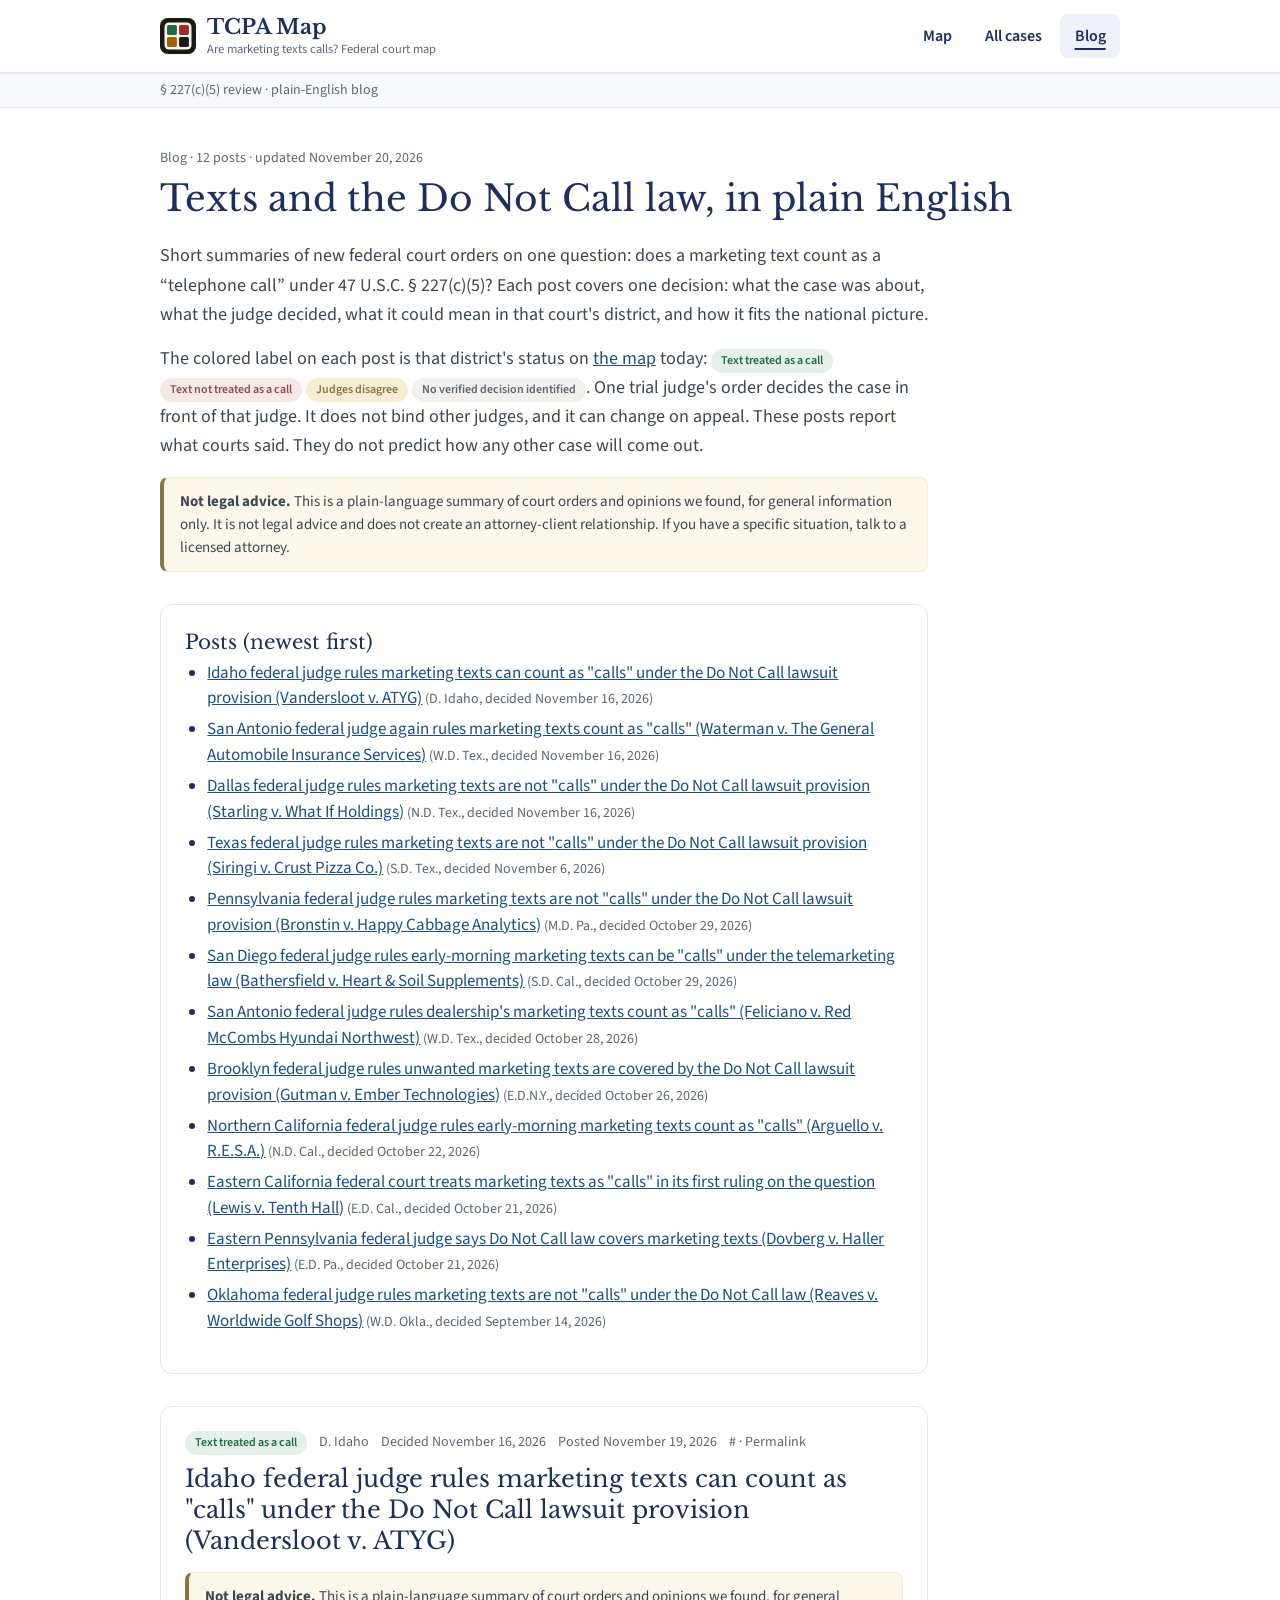
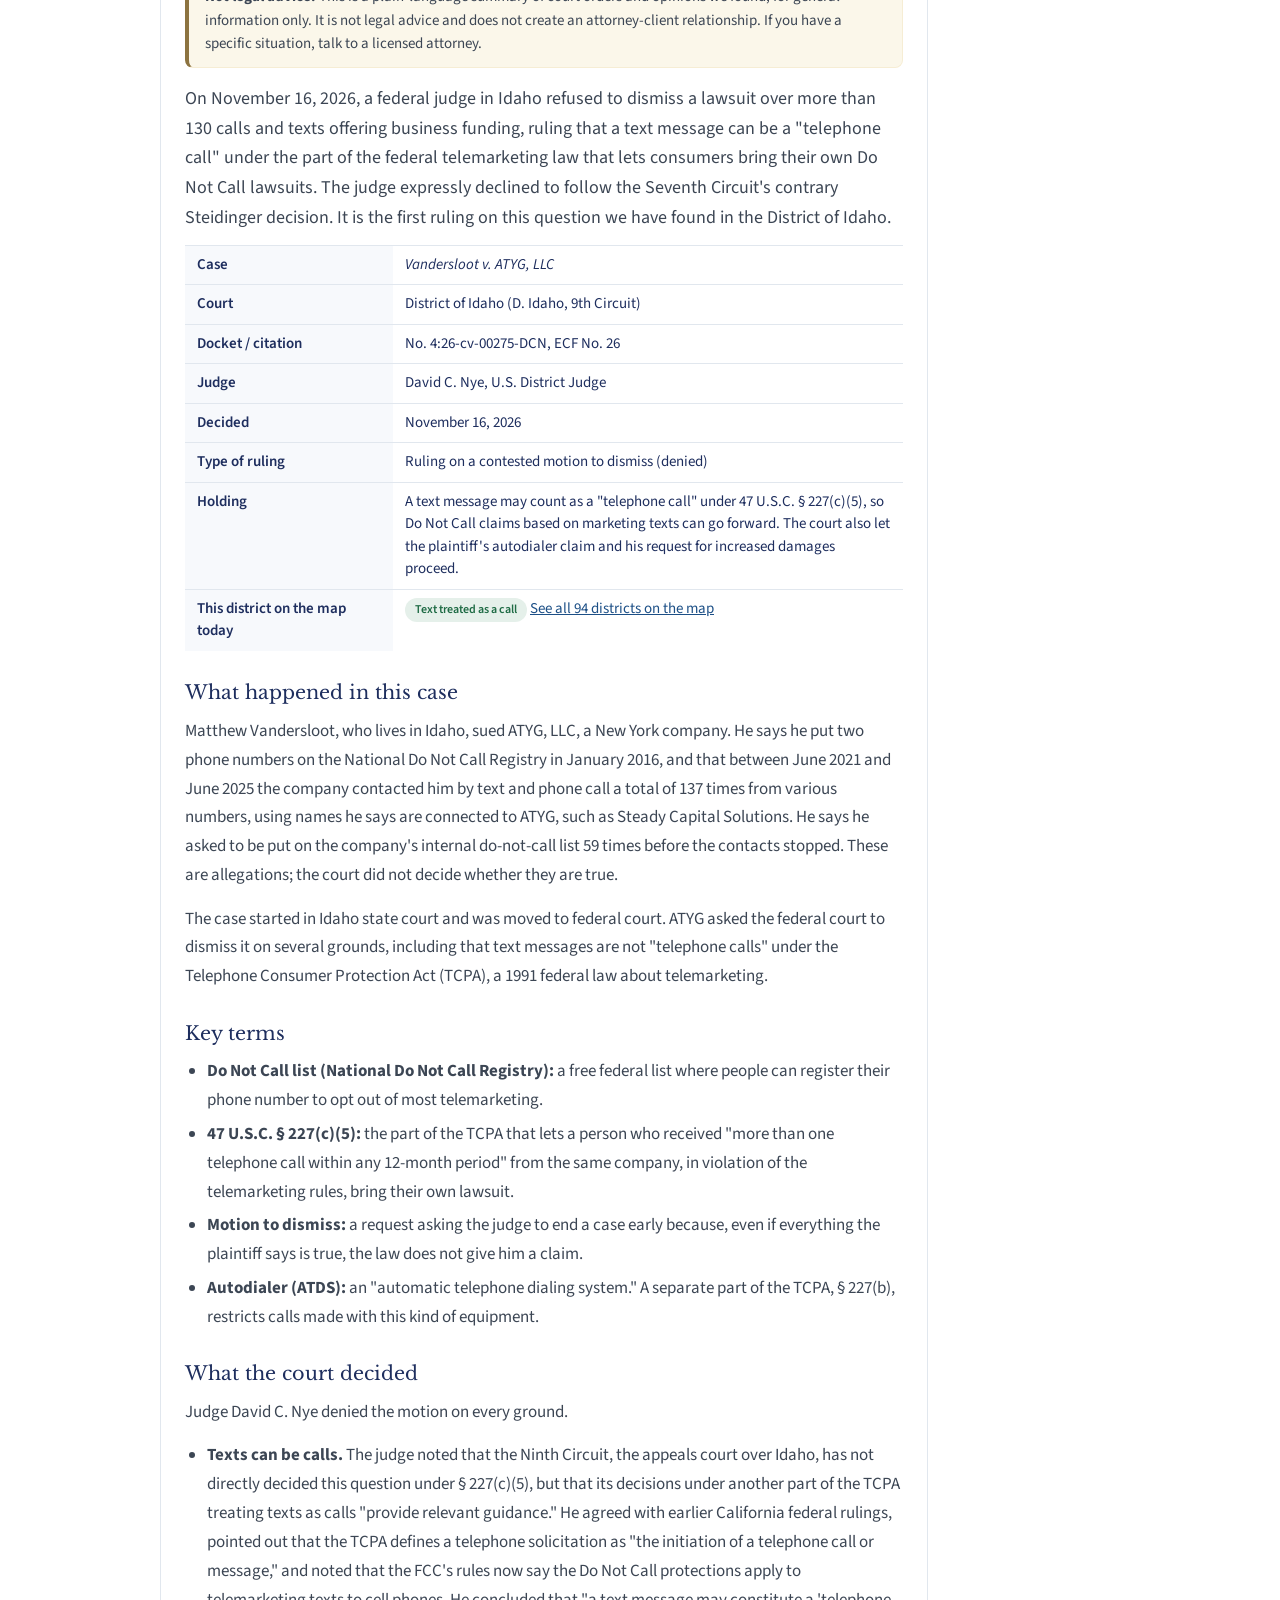
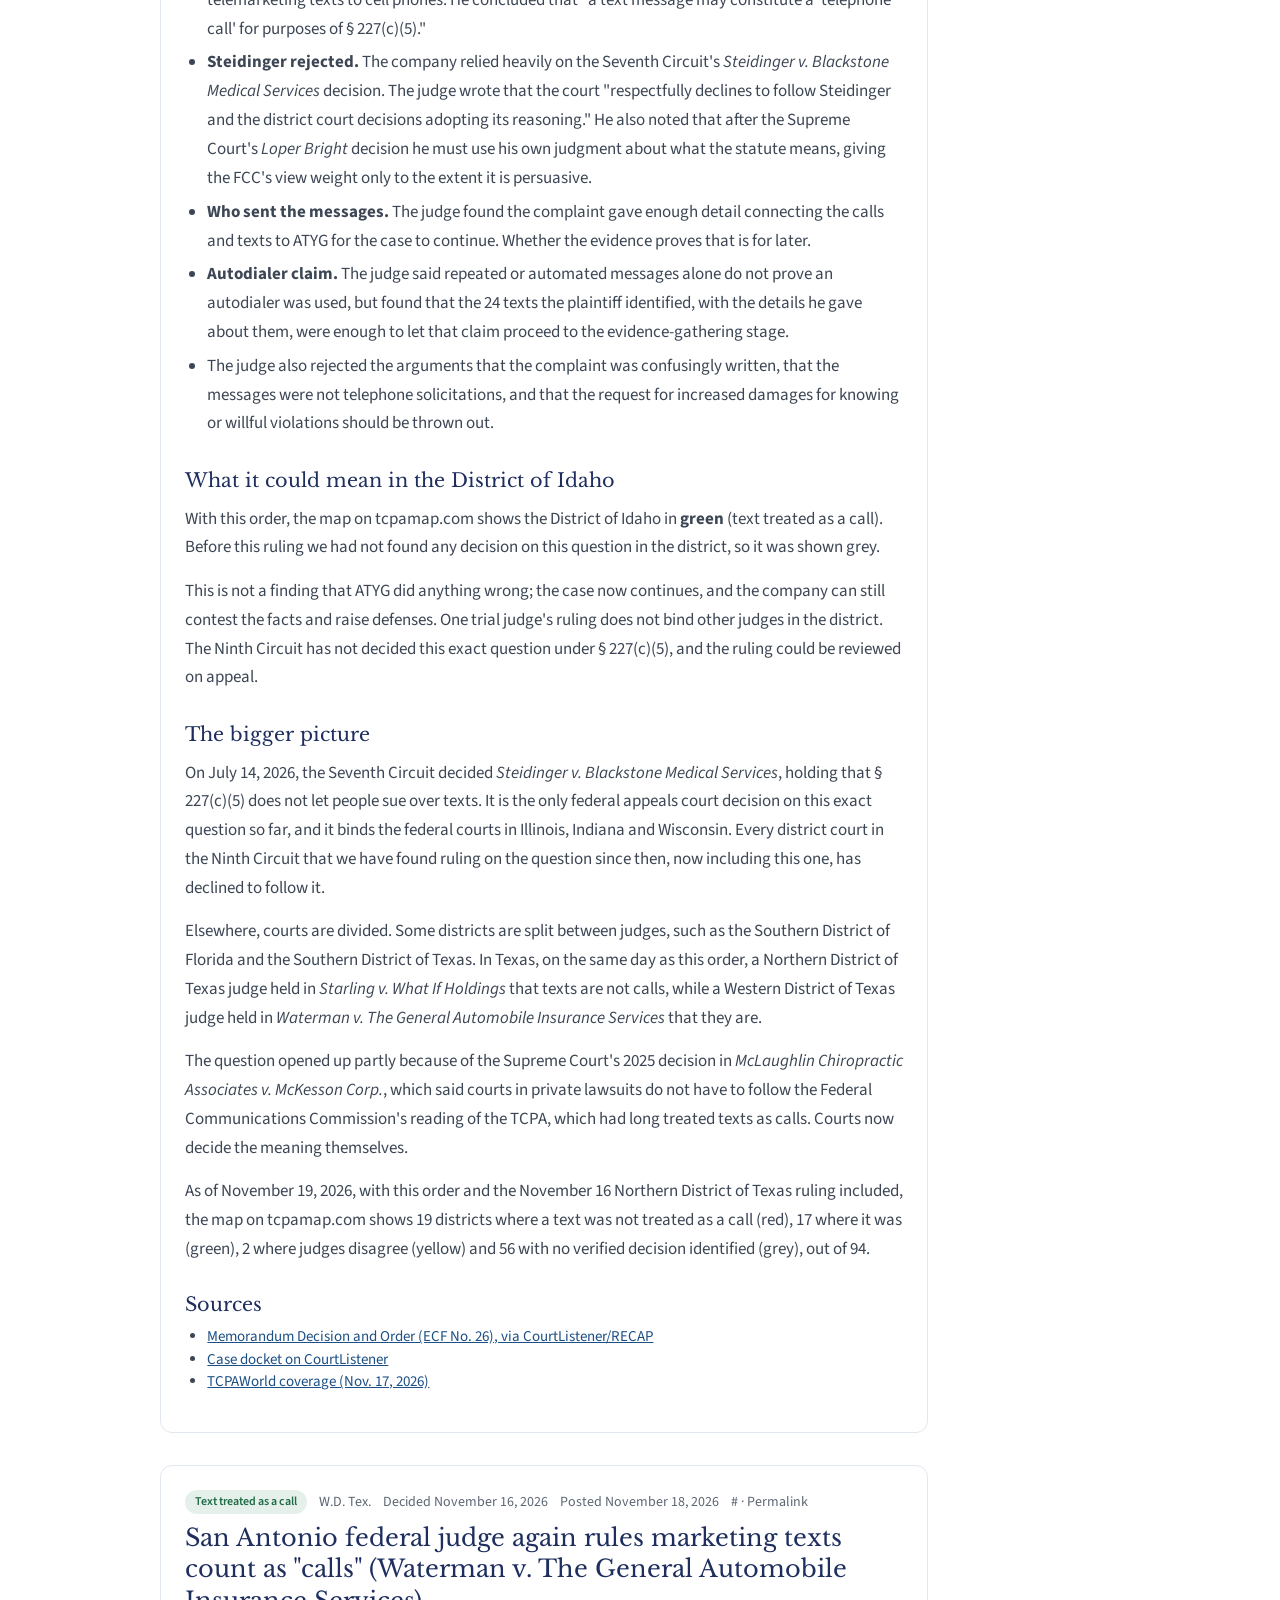
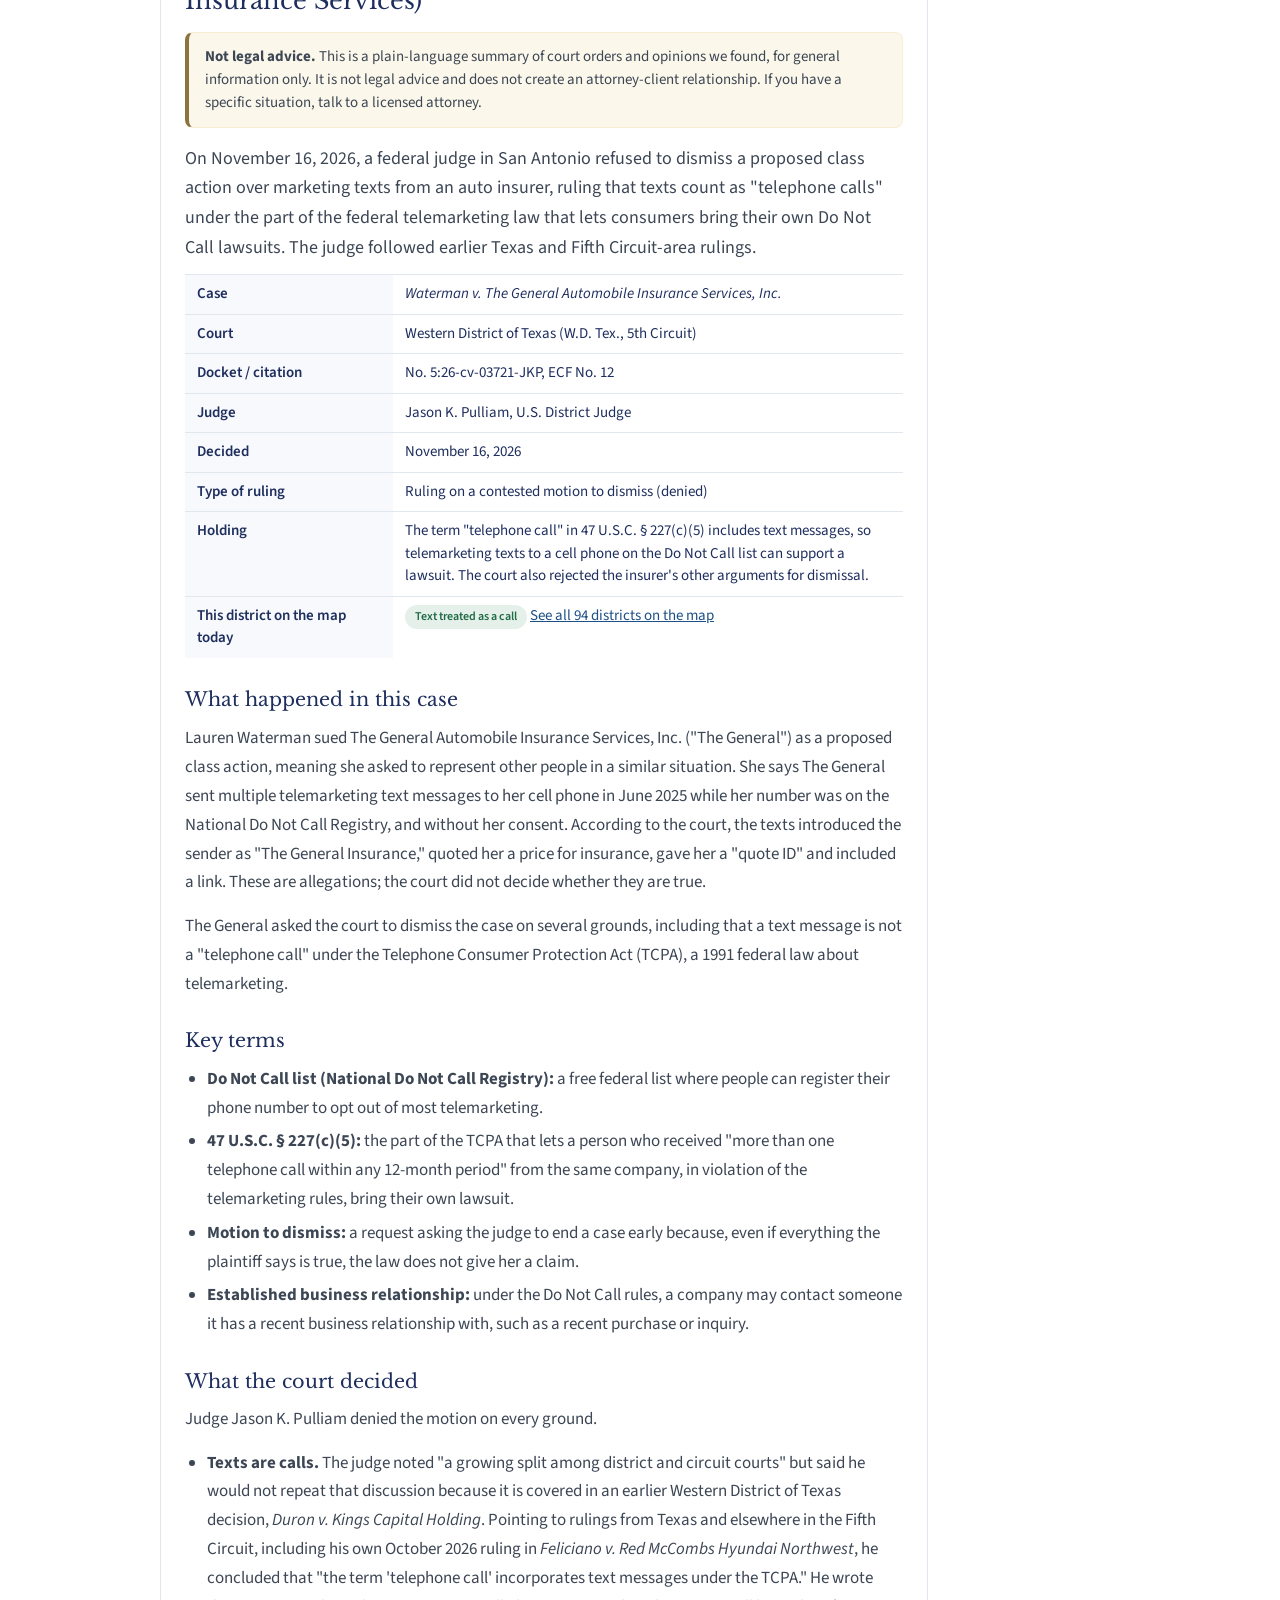
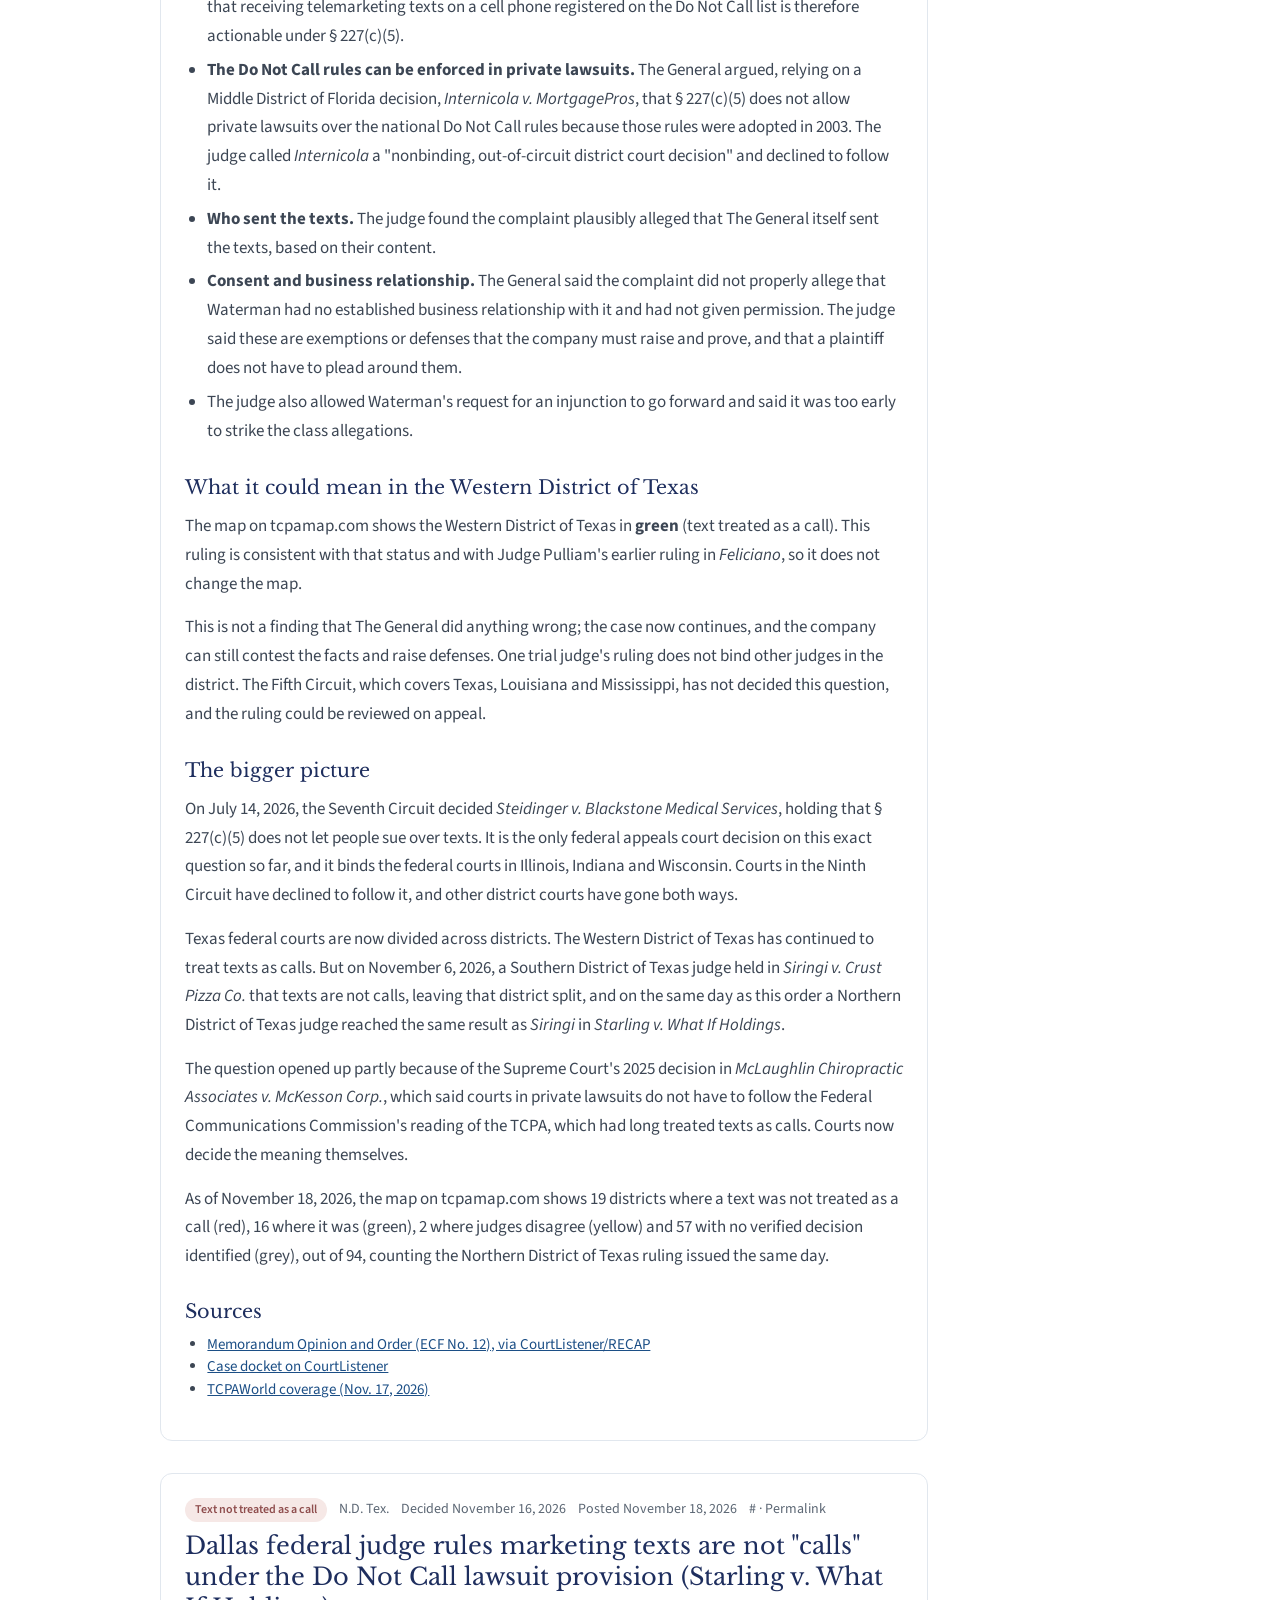
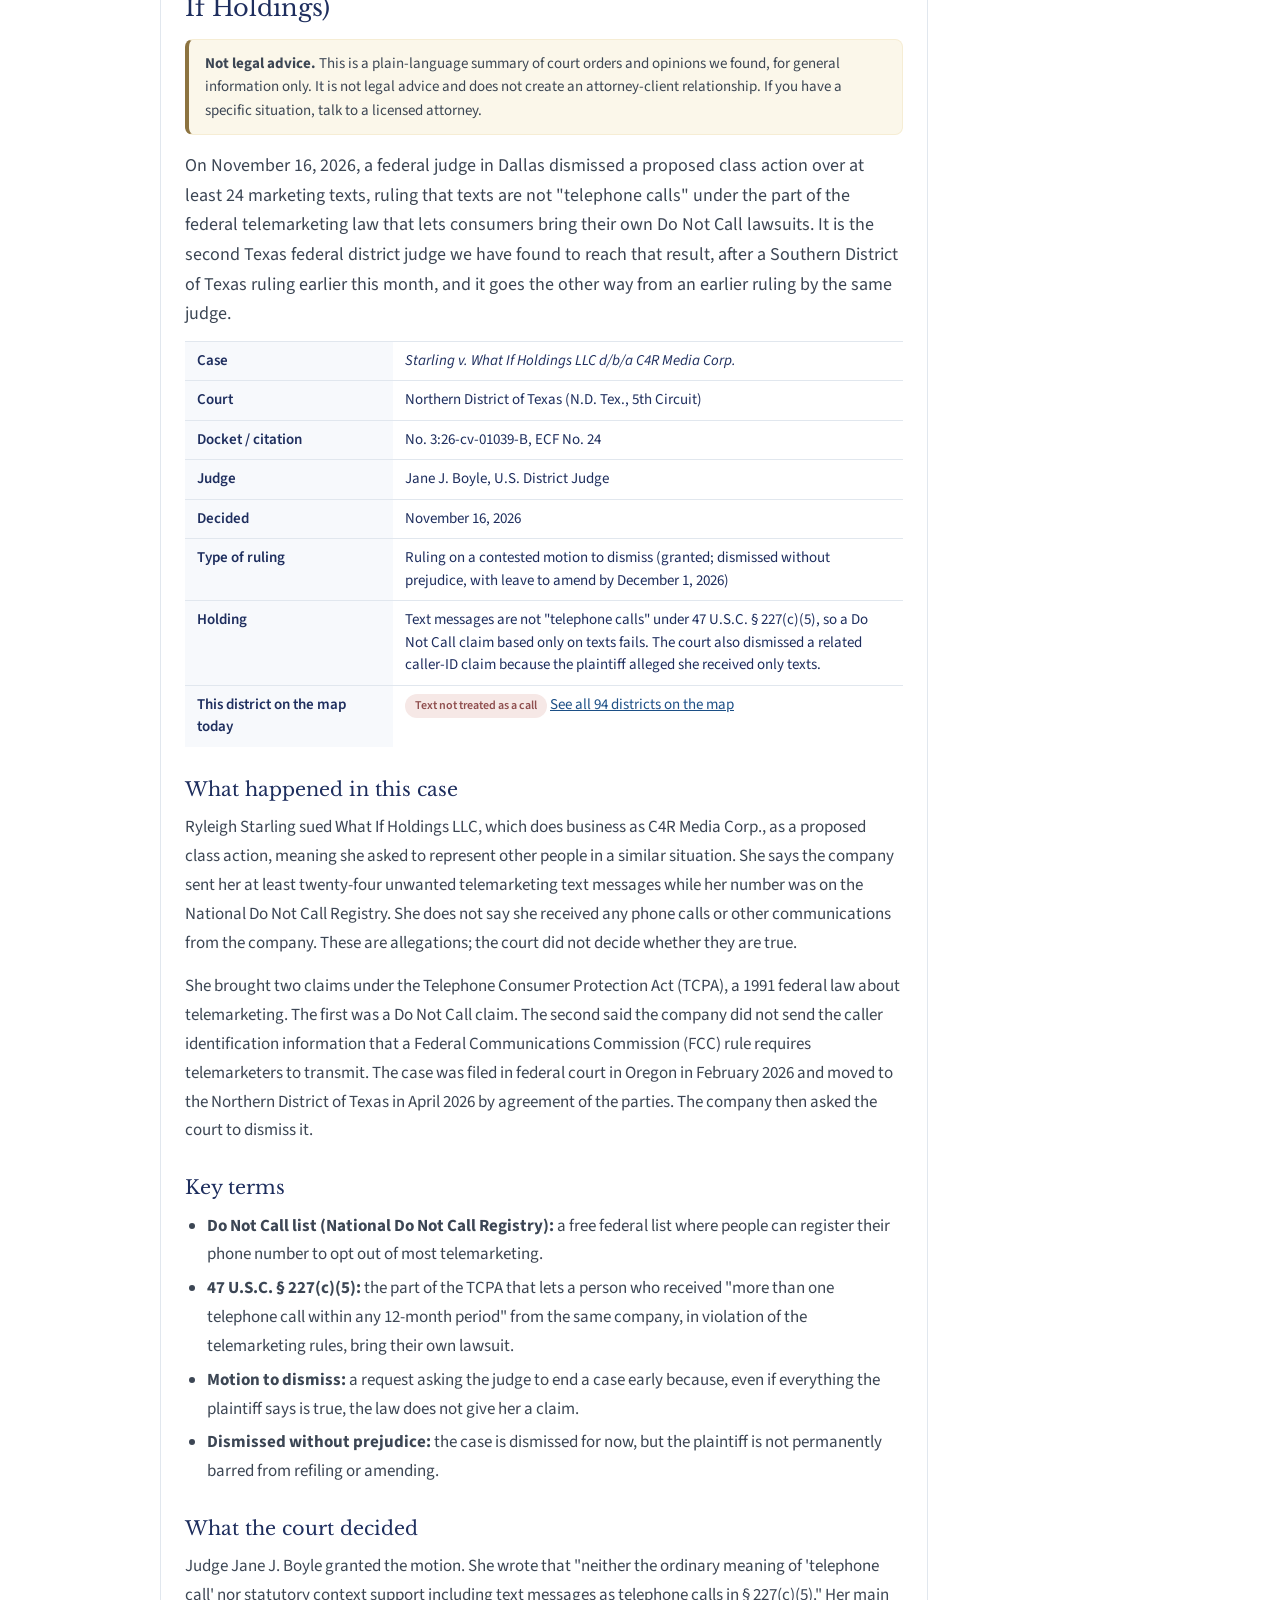
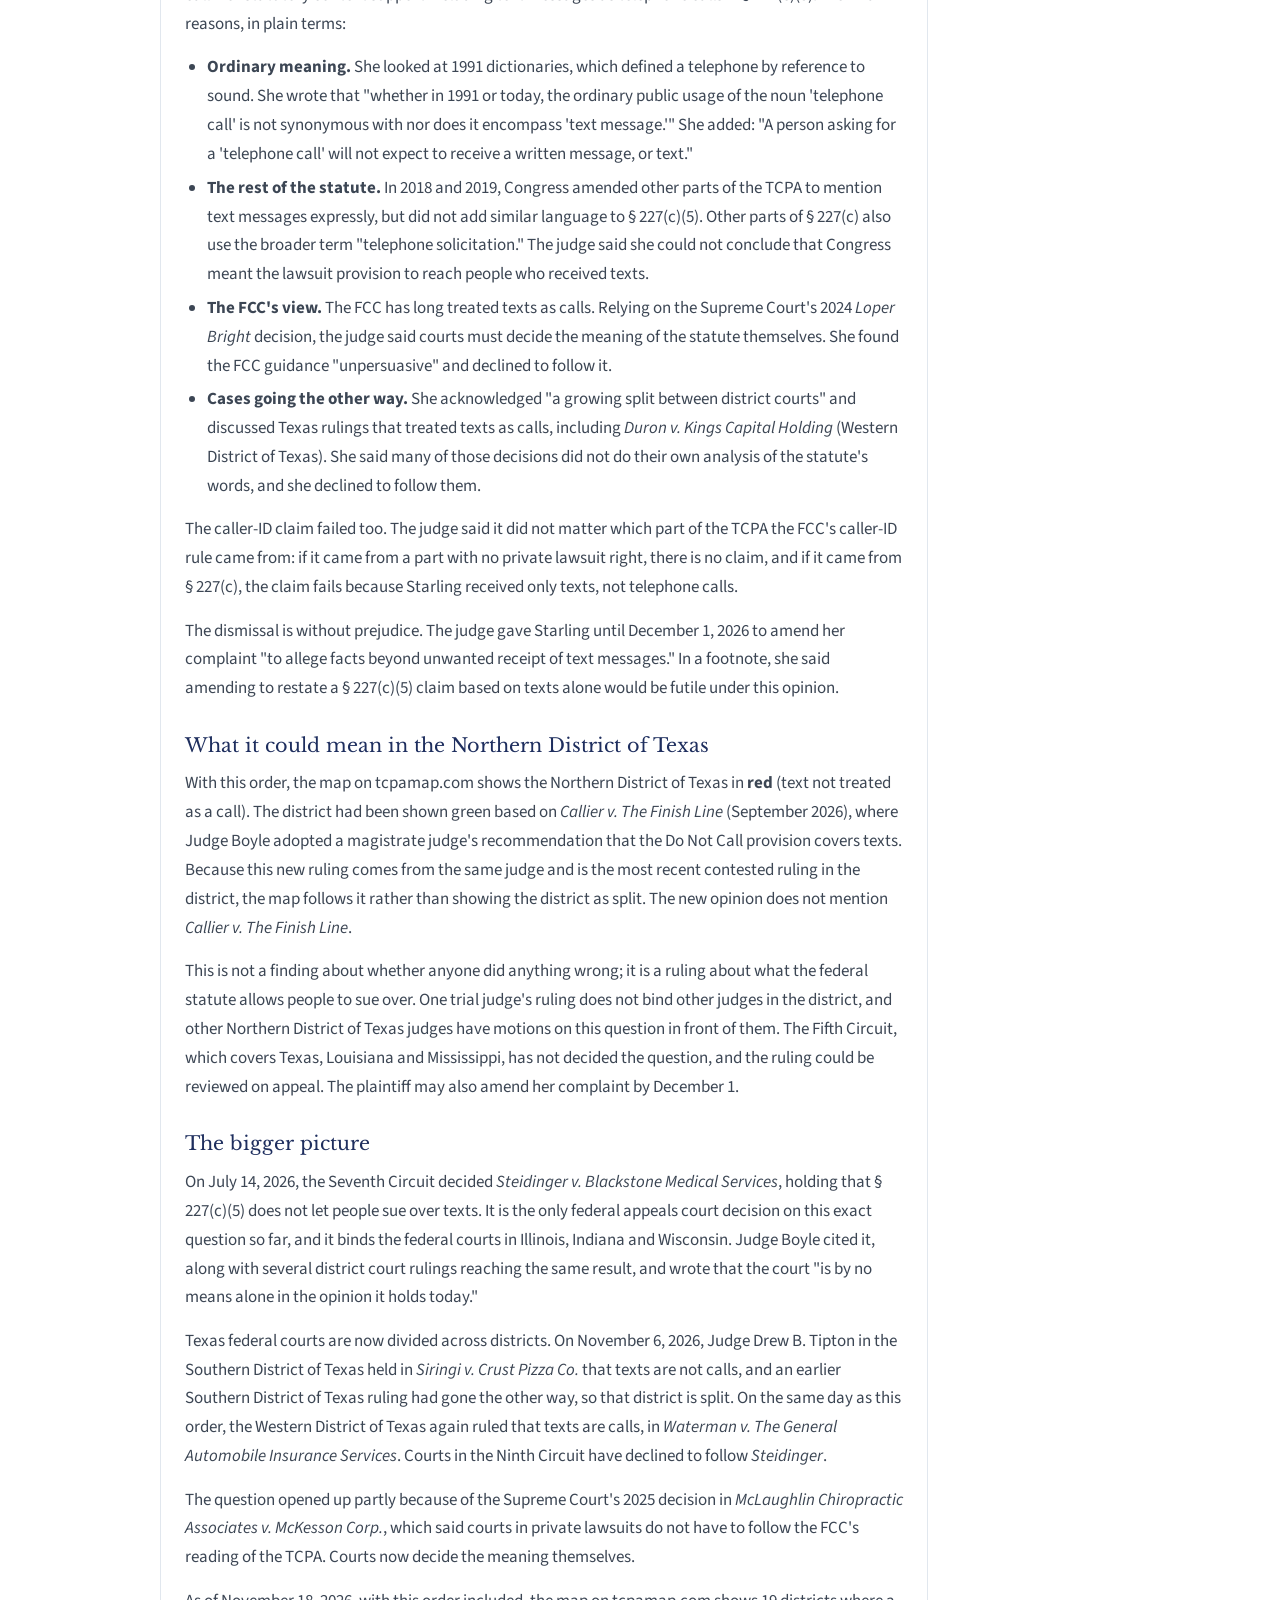
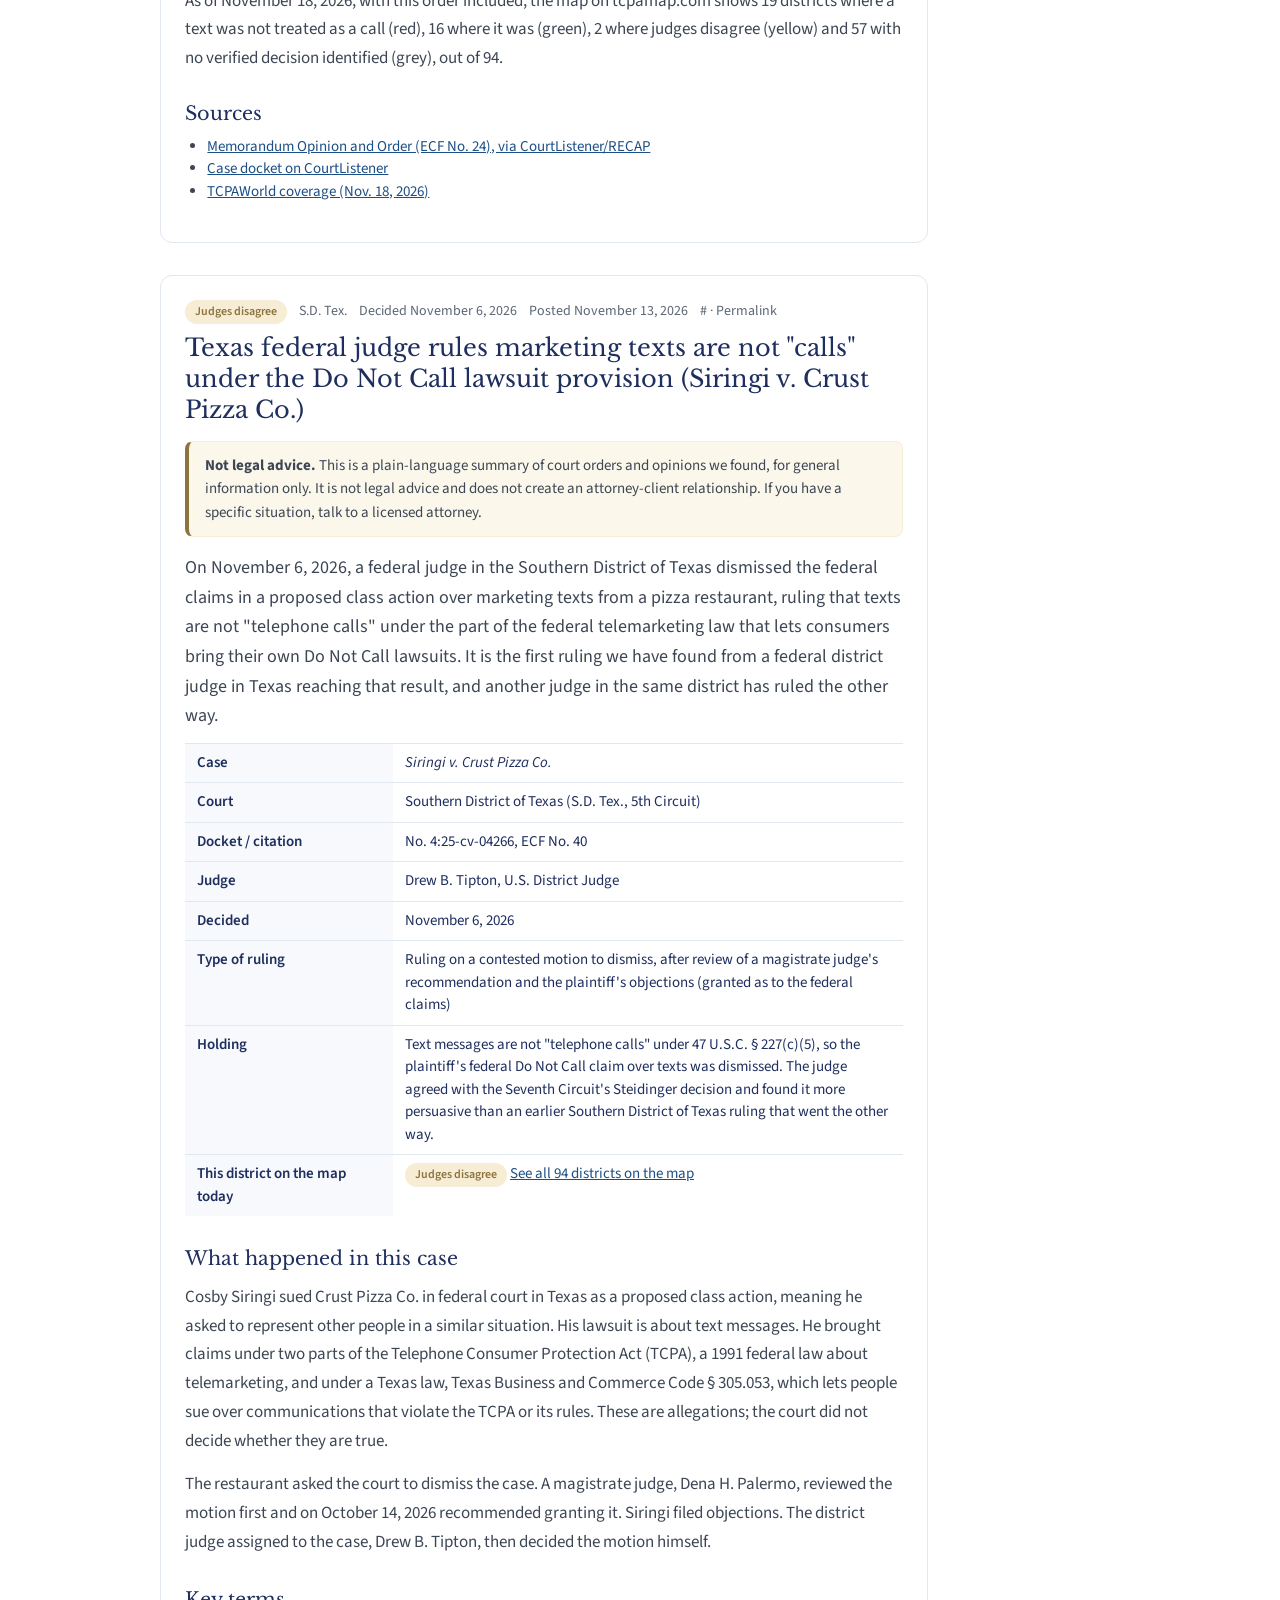
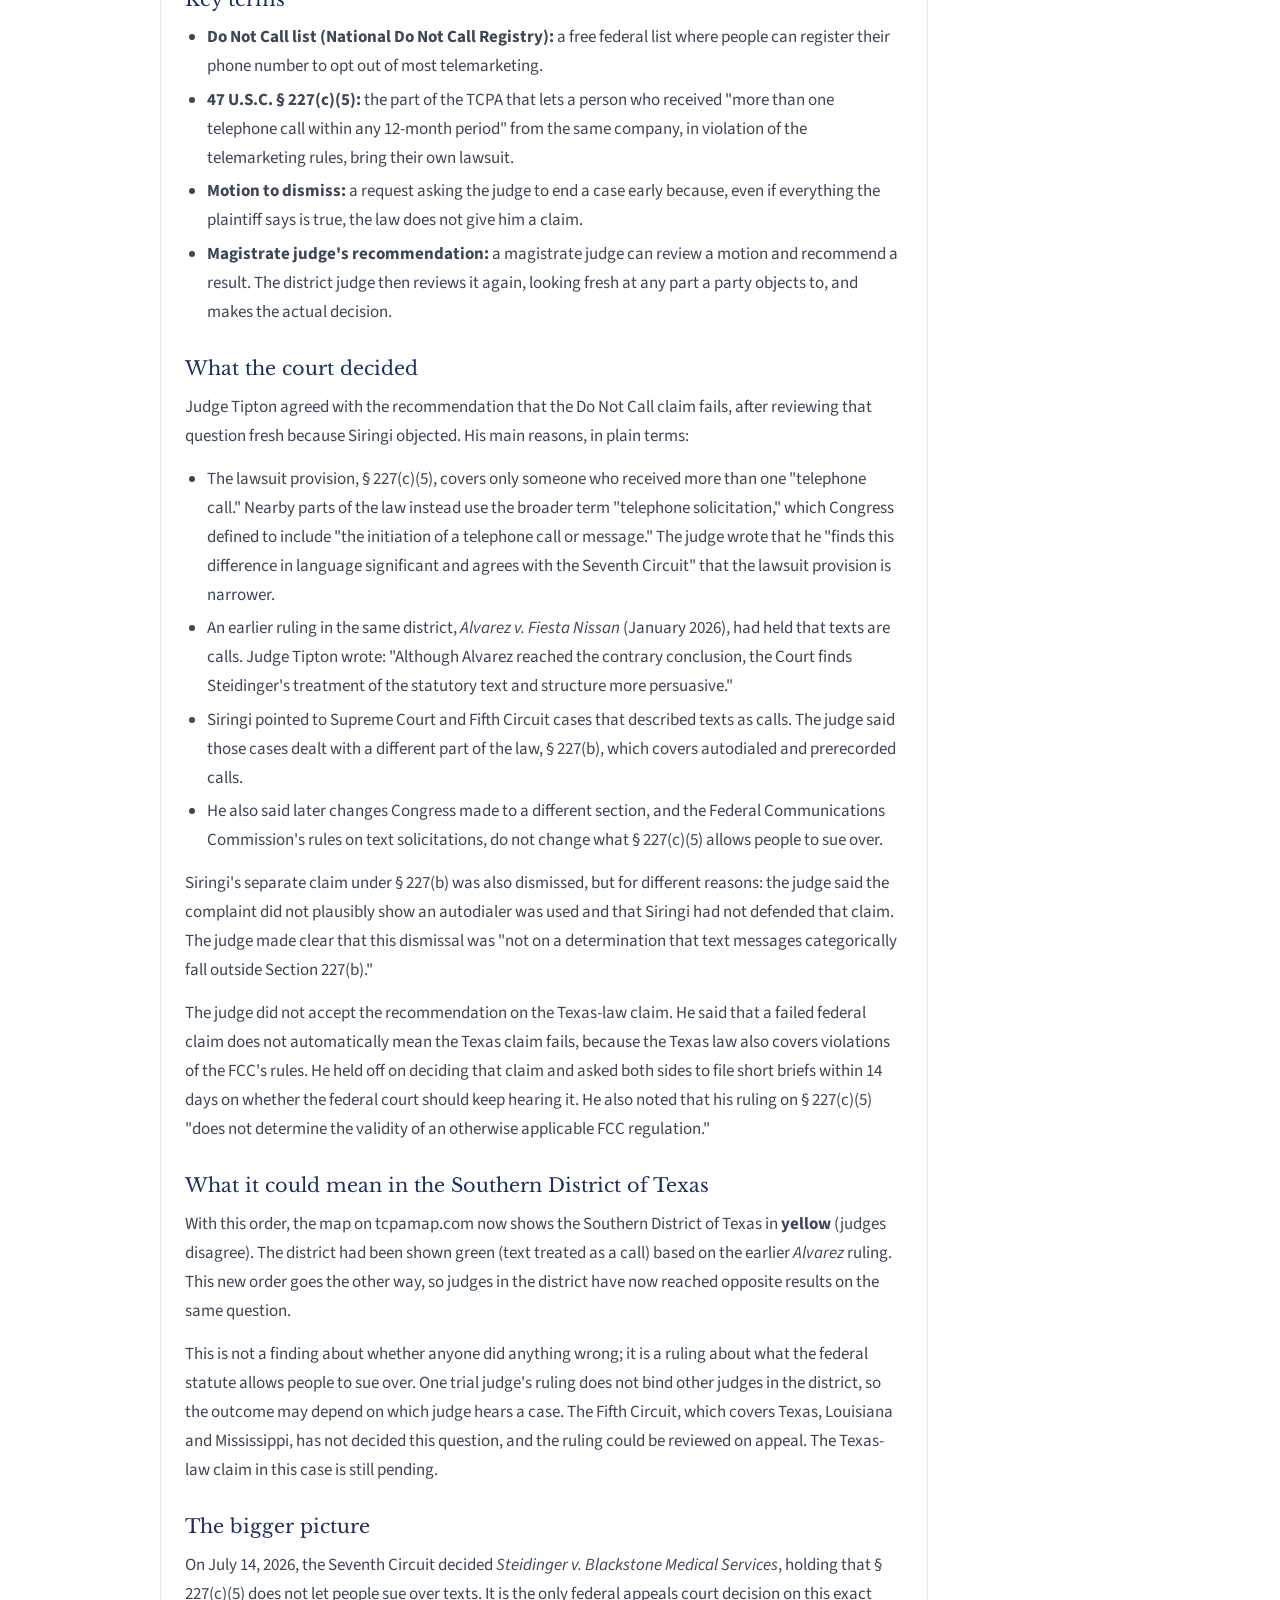
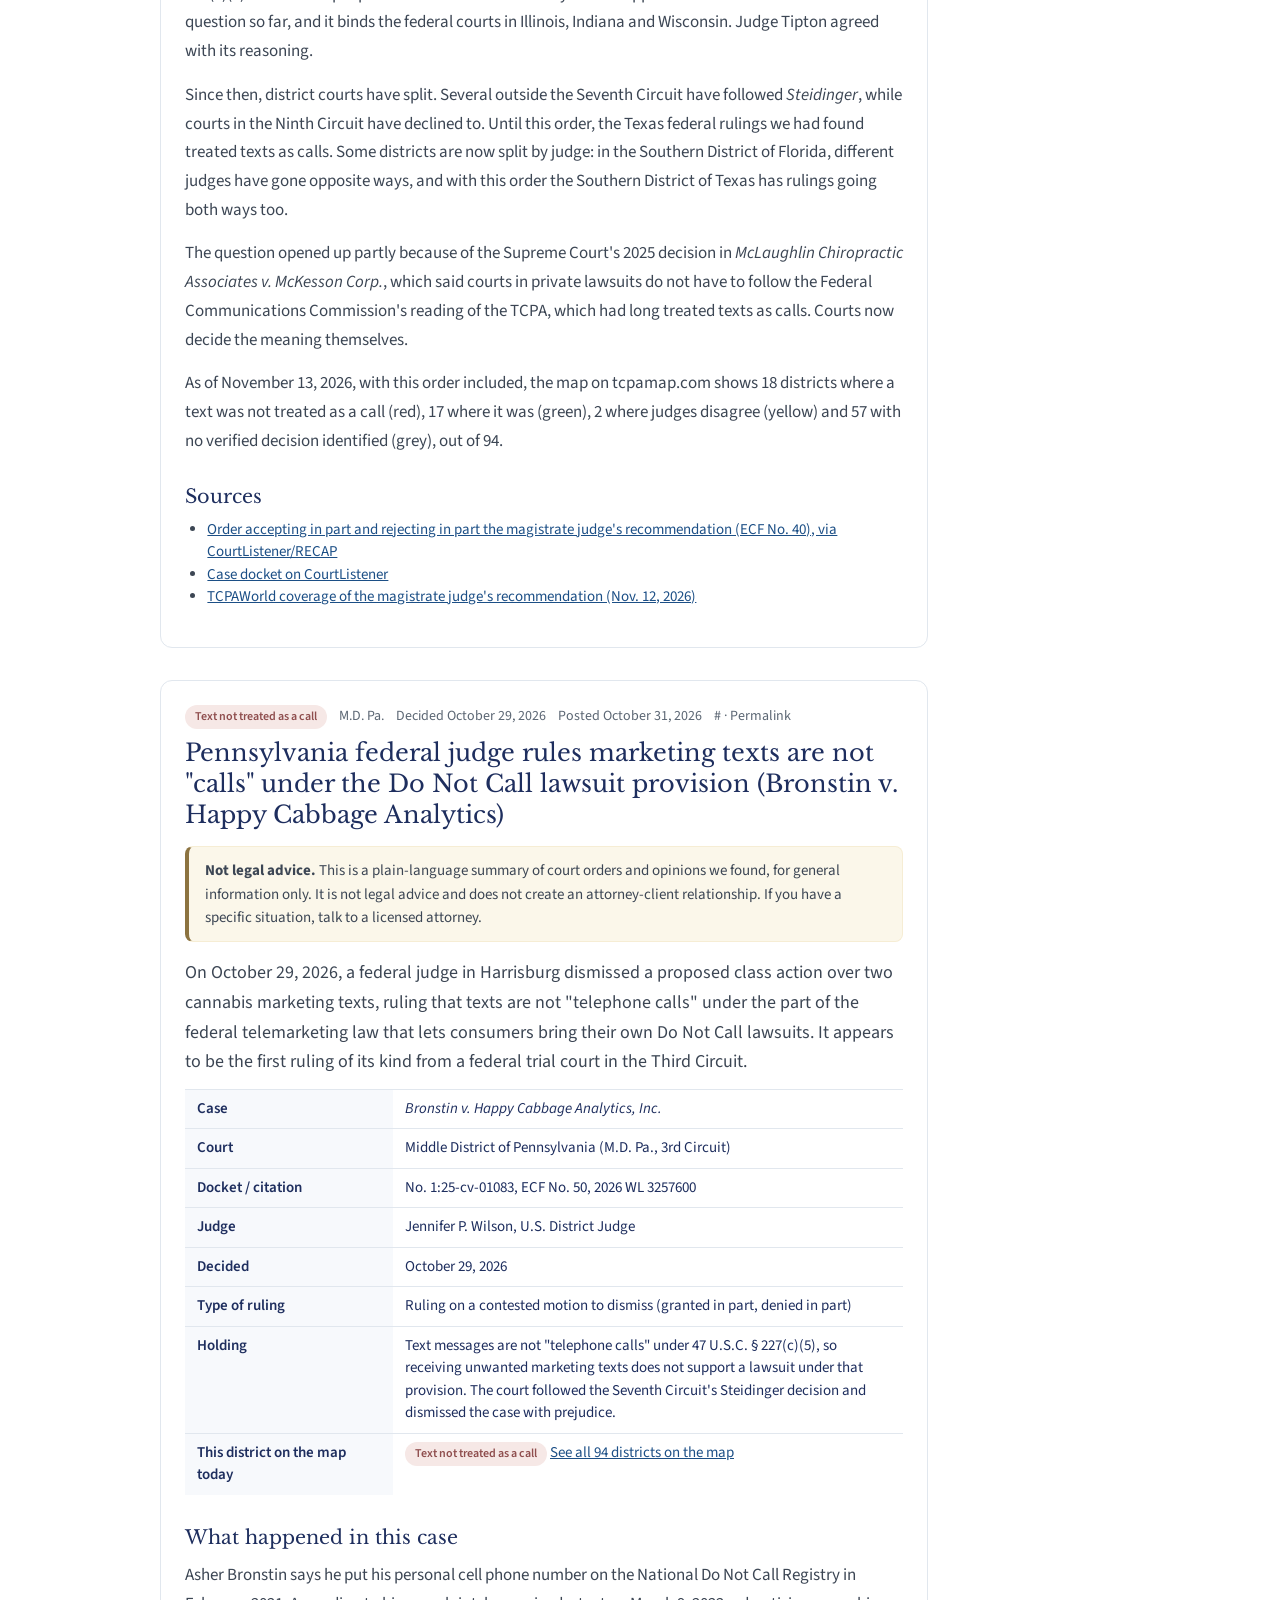
<file: blog/index.html>
<!DOCTYPE html><html lang="en"><head><meta charSet="utf-8"/><meta name="viewport" content="width=device-width, initial-scale=1"/>
<title>Blog: marketing texts and the Do Not Call law, in plain English</title><meta name="description" content="Plain-language summaries of federal court orders on whether a marketing text counts as a telephone call under 47 U.S.C. § 227(c)(5). Not legal advice."/><meta name="theme-color" content="#1c1915"/>
<link rel="canonical" href="https://tcpamap.com/blog/"/>
<meta property="og:type" content="website"><meta property="og:site_name" content="tcpamap.com"><meta property="og:url" content="https://tcpamap.com/blog/">
<meta property="og:title" content="Blog: marketing texts and the Do Not Call law, in plain English"><meta property="og:description" content="Plain-language summaries of federal court orders on whether a marketing text counts as a telephone call under 47 U.S.C. § 227(c)(5). Not legal advice."><meta property="og:image" content="https://tcpamap.com/og.jpg">
<meta name="twitter:card" content="summary_large_image">
<link rel="icon" type="image/svg+xml" href="/favicon.svg"/><link rel="stylesheet" href="/assets/styles-BRyN_3hn.css"/>
<script type="application/ld+json">{"@context": "https://schema.org", "@type": "Blog", "name": "TCPA text message decisions, in plain English", "url": "https://tcpamap.com/blog/", "inLanguage": "en", "isPartOf": {"@type": "WebSite", "name": "Are marketing texts telephone calls? Federal court map", "url": "https://tcpamap.com/"}, "blogPost": [{"@type": "BlogPosting", "headline": "Idaho federal judge rules marketing texts can count as \"calls\" under the Do Not Call lawsuit provision (Vandersloot v. ATYG)", "url": "https://tcpamap.com/blog/vandersloot-v-atyg-d-idaho-2026-11-16/", "datePublished": "2026-11-19"}, {"@type": "BlogPosting", "headline": "San Antonio federal judge again rules marketing texts count as \"calls\" (Waterman v. The General Automobile Insurance Services)", "url": "https://tcpamap.com/blog/waterman-v-general-automobile-insurance-wd-tex-2026-11-16/", "datePublished": "2026-11-18"}, {"@type": "BlogPosting", "headline": "Dallas federal judge rules marketing texts are not \"calls\" under the Do Not Call lawsuit provision (Starling v. What If Holdings)", "url": "https://tcpamap.com/blog/starling-v-what-if-holdings-nd-tex-2026-11-16/", "datePublished": "2026-11-18"}, {"@type": "BlogPosting", "headline": "Texas federal judge rules marketing texts are not \"calls\" under the Do Not Call lawsuit provision (Siringi v. Crust Pizza Co.)", "url": "https://tcpamap.com/blog/siringi-v-crust-pizza-sd-tex-2026-11-06/", "datePublished": "2026-11-13"}, {"@type": "BlogPosting", "headline": "Pennsylvania federal judge rules marketing texts are not \"calls\" under the Do Not Call lawsuit provision (Bronstin v. Happy Cabbage Analytics)", "url": "https://tcpamap.com/blog/bronstin-v-happy-cabbage-md-pa-2026-10-29/", "datePublished": "2026-10-31"}, {"@type": "BlogPosting", "headline": "San Diego federal judge rules early-morning marketing texts can be \"calls\" under the telemarketing law (Bathersfield v. Heart & Soil Supplements)", "url": "https://tcpamap.com/blog/bathersfield-v-heart-and-soil-sd-cal-2026-10-29/", "datePublished": "2026-10-31"}, {"@type": "BlogPosting", "headline": "San Antonio federal judge rules dealership's marketing texts count as \"calls\" (Feliciano v. Red McCombs Hyundai Northwest)", "url": "https://tcpamap.com/blog/feliciano-v-red-mccombs-wd-tex-2026-10-28/", "datePublished": "2026-10-30"}, {"@type": "BlogPosting", "headline": "Brooklyn federal judge rules unwanted marketing texts are covered by the Do Not Call lawsuit provision (Gutman v. Ember Technologies)", "url": "https://tcpamap.com/blog/gutman-v-ember-technologies-ed-ny-2026-10-26/", "datePublished": "2026-10-31"}, {"@type": "BlogPosting", "headline": "Northern California federal judge rules early-morning marketing texts count as \"calls\" (Arguello v. R.E.S.A.)", "url": "https://tcpamap.com/blog/arguello-v-resa-nd-cal-2026-10-22/", "datePublished": "2026-10-26"}, {"@type": "BlogPosting", "headline": "Eastern California federal court treats marketing texts as \"calls\" in its first ruling on the question (Lewis v. Tenth Hall)", "url": "https://tcpamap.com/blog/lewis-v-tenth-hall-ed-cal-2026-10-21/", "datePublished": "2026-10-26"}, {"@type": "BlogPosting", "headline": "Eastern Pennsylvania federal judge says Do Not Call law covers marketing texts (Dovberg v. Haller Enterprises)", "url": "https://tcpamap.com/blog/dovberg-v-haller-ed-pa-2026-10-21/", "datePublished": "2026-10-26"}, {"@type": "BlogPosting", "headline": "Oklahoma federal judge rules marketing texts are not \"calls\" under the Do Not Call law (Reaves v. Worldwide Golf Shops)", "url": "https://tcpamap.com/blog/reaves-v-worldwide-golf-shops-wd-okla-2026-09-14/", "datePublished": "2026-10-27"}]}</script><script type="application/ld+json">{"@context": "https://schema.org", "@type": "BreadcrumbList", "itemListElement": [{"@type": "ListItem", "position": 1, "name": "Map", "item": "https://tcpamap.com/"}, {"@type": "ListItem", "position": 2, "name": "Blog", "item": "https://tcpamap.com/blog/"}]}</script>
<style>
.blog-disc{border:1px solid var(--color-split-soft);background:#fbf7ea;border-left:4px solid var(--color-split);border-radius:.5rem;padding:.75rem 1rem;font-size:.9375rem;line-height:1.55;color:#3c4654;margin:1rem 0}
.blog-card{border:1px solid var(--color-line);border-radius:var(--radius-card,.75rem);background:#fff;padding:1.5rem;margin-top:2rem}
.blog-card h2{font-family:var(--font-display);color:var(--color-ink);font-size:1.5rem;line-height:1.3;margin:.5rem 0 .25rem}
.blog-card h2 a{color:inherit;text-decoration:none}.blog-card h2 a:hover{text-decoration:underline}
.blog-body h3,.blog-card h3{font-family:var(--font-display);color:var(--color-ink);font-size:1.2rem;margin:1.6rem 0 .5rem}
.blog-meta{font-size:.875rem;color:var(--color-muted);display:flex;flex-wrap:wrap;align-items:center;gap:.4rem .75rem}
.blog-meta a{color:var(--color-muted)}
.blog-lede{font-size:1.125rem;line-height:1.65;color:#3c4654;margin:.75rem 0}
.blog-body{font-size:1.0625rem;line-height:1.7;color:#3c4654}.blog-body p{margin:0 0 .9rem}
.blog-body ul,.blog-src,.blog-toc{list-style:disc;padding-left:1.4rem;margin:0 0 .9rem}.blog-body li{margin:.3rem 0}
.blog-body a,.blog-src a,.blog-toc a,.blog-facts a,.blog-intro a{color:#1c4f86;text-decoration:underline}
.blog-facts{width:100%;border-collapse:collapse;font-size:.9375rem;margin:.75rem 0 1rem}
.blog-facts th,.blog-facts td{text-align:left;vertical-align:top;padding:.5rem .75rem;border-top:1px solid var(--color-line)}
.blog-facts th{width:13rem;background:#f7f9fc;font-weight:600;color:var(--color-ink)}
.blog-src{font-size:.9375rem;color:#3c4654}.blog-toc li{margin:.35rem 0;font-size:1.0625rem}
.blog-intro p{margin:0 0 .9rem}
@media (max-width:640px){.blog-facts th{width:auto}.blog-card{padding:1.1rem}}
</style></head><body><div class="min-h-screen"><header class="th-bar th-w5"><style>html{scroll-padding-top:6rem}.th-bar{position:sticky;top:0;z-index:1100;background:#fff;border-bottom:1px solid var(--color-line);box-shadow:0 1px 3px rgba(30,46,94,.07)}.th-in{position:relative;max-width:72rem;margin:0 auto;display:flex;align-items:center;gap:1.25rem;min-height:4.5rem;padding:.625rem 1.25rem}.th-w5 .th-in,.th-w5+.th-sub p{max-width:64rem}.th-brand{display:flex;align-items:center;gap:.7rem;flex-shrink:0;color:var(--color-ink);text-decoration:none}.th-brand:hover .th-name{text-decoration:underline;text-underline-offset:.2em}.th-logo{display:block;width:2.25rem;height:2.25rem;flex-shrink:0}.th-words{display:flex;flex-direction:column;min-width:0;line-height:1.1}.th-name{font-family:var(--font-display);font-size:1.3rem;font-weight:700;letter-spacing:-.01em;white-space:nowrap}.th-tag{margin-top:.25rem;font-size:.78rem;color:var(--color-muted);white-space:nowrap}.th-nav{display:flex;align-items:center;gap:.25rem;margin-left:auto}.th-link{display:inline-flex;align-items:center;height:2.75rem;padding:0 .9rem;border-radius:.5rem;color:var(--color-ink);font-size:1rem;font-weight:600;text-decoration:none;white-space:nowrap}.th-link:hover{background:#f4f7fb}.th-link[aria-current]{background:#eef2f8;text-decoration:underline;text-decoration-thickness:2px;text-underline-offset:.45em}.th-link:focus-visible,.th-brand:focus-visible,.th-burger:focus-visible{outline:2px solid #1c6eae;outline-offset:2px}.th-cta{display:flex;align-items:center;flex-shrink:0;padding-left:1.25rem;border-left:1px solid var(--color-line)}.th-menu{display:none}.th-burger{display:flex;align-items:center;justify-content:center;width:2.75rem;height:2.75rem;list-style:none;border:1px solid var(--color-line);border-radius:.5rem;color:var(--color-ink);cursor:pointer;user-select:none}.th-burger::-webkit-details-marker{display:none}.th-burger::marker{content:none}.th-burger svg{width:1.4rem;height:1.4rem}.th-x,.th-menu[open] .th-bars{display:none}.th-menu[open] .th-x{display:block}.th-menu[open] .th-burger{background:#f4f7fb}.th-drop{position:absolute;left:0;right:0;top:100%;display:flex;flex-direction:column;gap:.25rem;padding:.5rem 1.25rem 1rem;background:#fff;border-bottom:1px solid var(--color-line);box-shadow:0 10px 18px rgba(30,46,94,.10)}.th-drop .th-link{height:3rem;padding:0 .75rem}.th-sub{background:#f7f9fc;border-bottom:1px solid var(--color-line)}.th-sub p{max-width:72rem;margin:0 auto;padding:.45rem 1.25rem}@media (min-width:640px){.th-in,.th-sub p{padding-left:2rem;padding-right:2rem}}@media (max-width:899px){.th-nav,.th-tag{display:none}.th-menu{display:block}.th-in{gap:.75rem;padding-top:.5rem;padding-bottom:.5rem;min-height:4rem}.th-brand{margin-right:auto}.th-cta{padding-left:0;border-left:0}}@media (max-width:559px){.th-bar{position:relative}.th-in{flex-wrap:wrap;gap:0 .5rem;min-height:0;padding:0 1.25rem}.th-brand,.th-menu{height:4rem;display:flex;align-items:center}.th-logo{width:2rem;height:2rem}.th-name{font-size:1.15rem}.th-drop{top:4rem;padding:.5rem 1.25rem 1rem}.th-cta{order:3;flex-basis:100%;justify-content:center;padding:.625rem 0 .75rem;border-top:1px solid var(--color-line)}}</style><div class="th-in"><a class="th-brand" href="/"><img src="/favicon.svg" alt="" width="36" height="36" class="th-logo"/><span class="th-words"><span class="th-name">TCPA Map</span><span class="th-tag">Are marketing texts calls? Federal court map</span></span></a><nav class="th-nav" aria-label="Main"><a class="th-link" href="/">Map</a><a class="th-link" href="/removed-cases">All cases</a><a class="th-link" href="/blog/" aria-current="page">Blog</a></nav><details class="th-menu"><summary class="th-burger" aria-label="Menu"><svg class="th-bars" viewBox="0 0 20 20" aria-hidden="true" fill="none" stroke="currentColor" stroke-width="1.8"><path d="M3 5.5h14M3 10h14M3 14.5h14" stroke-linecap="round" stroke-linejoin="round"></path></svg><svg class="th-x" viewBox="0 0 20 20" aria-hidden="true" fill="none" stroke="currentColor" stroke-width="1.8"><path d="M5 5l10 10M15 5 5 15" stroke-linecap="round" stroke-linejoin="round"></path></svg></summary><nav class="th-drop" aria-label="Main menu"><a class="th-link" href="/">Map</a><a class="th-link" href="/removed-cases">All cases</a><a class="th-link" href="/blog/" aria-current="page">Blog</a></nav></details></div></header><div class="th-sub"><p class="text-sm text-muted">§ 227(c)(5) review · plain-English blog</p></div><main class="mx-auto max-w-5xl px-5 py-10 sm:px-8"><p class="text-sm text-muted">Blog · 12 posts · updated November 20, 2026</p>
<h1 class="mt-2 font-display text-4xl leading-tight text-ink">Texts and the Do Not Call law, in plain English</h1>
<div class="blog-intro mt-5 max-w-3xl space-y-4 text-lg leading-relaxed text-[#3c4654]"><p>Short summaries of new federal court orders on one question: does a marketing text count as a “telephone call” under 47 U.S.C. § 227(c)(5)? Each post covers one decision: what the case was about, what the judge decided, what it could mean in that court's district, and how it fits the national picture.</p>
<p>The colored label on each post is that district's status on <a href="/">the map</a> today: <span class="inline-block rounded-full px-2.5 py-1 text-xs font-semibold bg-is-call-soft text-is-call">Text treated as a call</span> <span class="inline-block rounded-full px-2.5 py-1 text-xs font-semibold bg-not-call-soft text-not-call">Text not treated as a call</span> <span class="inline-block rounded-full px-2.5 py-1 text-xs font-semibold bg-split-soft text-split">Judges disagree</span> <span class="inline-block rounded-full px-2.5 py-1 text-xs font-semibold bg-open-soft text-muted">No verified decision identified</span>. One trial judge's order decides the case in front of that judge. It does not bind other judges, and it can change on appeal. These posts report what courts said. They do not predict how any other case will come out.</p></div>
<div class="blog-disc max-w-3xl"><strong>Not legal advice.</strong> This is a plain-language summary of court orders and opinions we found, for general information only. It is not legal advice and does not create an attorney-client relationship. If you have a specific situation, talk to a licensed attorney.</div>
<div class="blog-card max-w-3xl"><h2 style="font-size:1.25rem;margin-top:0">Posts (newest first)</h2><ul class="blog-toc"><li><a href="#vandersloot-v-atyg-d-idaho-2026-11-16">Idaho federal judge rules marketing texts can count as "calls" under the Do Not Call lawsuit provision (Vandersloot v. ATYG)</a> <span class="text-sm text-muted">(D. Idaho, decided November 16, 2026)</span></li><li><a href="#waterman-v-general-automobile-insurance-wd-tex-2026-11-16">San Antonio federal judge again rules marketing texts count as "calls" (Waterman v. The General Automobile Insurance Services)</a> <span class="text-sm text-muted">(W.D. Tex., decided November 16, 2026)</span></li><li><a href="#starling-v-what-if-holdings-nd-tex-2026-11-16">Dallas federal judge rules marketing texts are not "calls" under the Do Not Call lawsuit provision (Starling v. What If Holdings)</a> <span class="text-sm text-muted">(N.D. Tex., decided November 16, 2026)</span></li><li><a href="#siringi-v-crust-pizza-sd-tex-2026-11-06">Texas federal judge rules marketing texts are not "calls" under the Do Not Call lawsuit provision (Siringi v. Crust Pizza Co.)</a> <span class="text-sm text-muted">(S.D. Tex., decided November 6, 2026)</span></li><li><a href="#bronstin-v-happy-cabbage-md-pa-2026-10-29">Pennsylvania federal judge rules marketing texts are not "calls" under the Do Not Call lawsuit provision (Bronstin v. Happy Cabbage Analytics)</a> <span class="text-sm text-muted">(M.D. Pa., decided October 29, 2026)</span></li><li><a href="#bathersfield-v-heart-and-soil-sd-cal-2026-10-29">San Diego federal judge rules early-morning marketing texts can be "calls" under the telemarketing law (Bathersfield v. Heart &amp; Soil Supplements)</a> <span class="text-sm text-muted">(S.D. Cal., decided October 29, 2026)</span></li><li><a href="#feliciano-v-red-mccombs-wd-tex-2026-10-28">San Antonio federal judge rules dealership's marketing texts count as "calls" (Feliciano v. Red McCombs Hyundai Northwest)</a> <span class="text-sm text-muted">(W.D. Tex., decided October 28, 2026)</span></li><li><a href="#gutman-v-ember-technologies-ed-ny-2026-10-26">Brooklyn federal judge rules unwanted marketing texts are covered by the Do Not Call lawsuit provision (Gutman v. Ember Technologies)</a> <span class="text-sm text-muted">(E.D.N.Y., decided October 26, 2026)</span></li><li><a href="#arguello-v-resa-nd-cal-2026-10-22">Northern California federal judge rules early-morning marketing texts count as "calls" (Arguello v. R.E.S.A.)</a> <span class="text-sm text-muted">(N.D. Cal., decided October 22, 2026)</span></li><li><a href="#lewis-v-tenth-hall-ed-cal-2026-10-21">Eastern California federal court treats marketing texts as "calls" in its first ruling on the question (Lewis v. Tenth Hall)</a> <span class="text-sm text-muted">(E.D. Cal., decided October 21, 2026)</span></li><li><a href="#dovberg-v-haller-ed-pa-2026-10-21">Eastern Pennsylvania federal judge says Do Not Call law covers marketing texts (Dovberg v. Haller Enterprises)</a> <span class="text-sm text-muted">(E.D. Pa., decided October 21, 2026)</span></li><li><a href="#reaves-v-worldwide-golf-shops-wd-okla-2026-09-14">Oklahoma federal judge rules marketing texts are not "calls" under the Do Not Call law (Reaves v. Worldwide Golf Shops)</a> <span class="text-sm text-muted">(W.D. Okla., decided September 14, 2026)</span></li></ul></div><div class="max-w-3xl"><article class="blog-card" id="vandersloot-v-atyg-d-idaho-2026-11-16">
<p class="blog-meta"><span class="inline-block rounded-full px-2.5 py-1 text-xs font-semibold bg-is-call-soft text-is-call">Text treated as a call</span><span>D. Idaho</span><span>Decided November 16, 2026</span><span>Posted November 19, 2026</span><span><a href="#vandersloot-v-atyg-d-idaho-2026-11-16" title="Link to this post on this page">#</a> · <a href="/blog/vandersloot-v-atyg-d-idaho-2026-11-16/">Permalink</a></span></p>
<h2><a href="/blog/vandersloot-v-atyg-d-idaho-2026-11-16/">Idaho federal judge rules marketing texts can count as "calls" under the Do Not Call lawsuit provision (Vandersloot v. ATYG)</a></h2>
<div class="blog-disc"><strong>Not legal advice.</strong> This is a plain-language summary of court orders and opinions we found, for general information only. It is not legal advice and does not create an attorney-client relationship. If you have a specific situation, talk to a licensed attorney.</div>
<p class="blog-lede">On November 16, 2026, a federal judge in Idaho refused to dismiss a lawsuit over more than 130 calls and texts offering business funding, ruling that a text message can be a "telephone call" under the part of the federal telemarketing law that lets consumers bring their own Do Not Call lawsuits. The judge expressly declined to follow the Seventh Circuit's contrary Steidinger decision. It is the first ruling on this question we have found in the District of Idaho.</p>
<table class="blog-facts"><tbody>
<tr><th>Case</th><td><em>Vandersloot v. ATYG, LLC</em></td></tr>
<tr><th>Court</th><td>District of Idaho (D. Idaho, 9th Circuit)</td></tr>
<tr><th>Docket / citation</th><td>No. 4:26-cv-00275-DCN, ECF No. 26</td></tr>
<tr><th>Judge</th><td>David C. Nye, U.S. District Judge</td></tr>
<tr><th>Decided</th><td>November 16, 2026</td></tr>
<tr><th>Type of ruling</th><td>Ruling on a contested motion to dismiss (denied)</td></tr>
<tr><th>Holding</th><td>A text message may count as a "telephone call" under 47 U.S.C. § 227(c)(5), so Do Not Call claims based on marketing texts can go forward. The court also let the plaintiff's autodialer claim and his request for increased damages proceed.</td></tr>
<tr><th>This district on the map today</th><td><span class="inline-block rounded-full px-2.5 py-1 text-xs font-semibold bg-is-call-soft text-is-call">Text treated as a call</span> <a href="/#district-map">See all 94 districts on the map</a></td></tr>
</tbody></table>
<div class="blog-body"><h3>What happened in this case</h3>
<p>Matthew Vandersloot, who lives in Idaho, sued ATYG, LLC, a New York company. He says he put two phone numbers on the National Do Not Call Registry in January 2016, and that between June 2021 and June 2025 the company contacted him by text and phone call a total of 137 times from various numbers, using names he says are connected to ATYG, such as Steady Capital Solutions. He says he asked to be put on the company's internal do-not-call list 59 times before the contacts stopped. These are allegations; the court did not decide whether they are true.</p>
<p>The case started in Idaho state court and was moved to federal court. ATYG asked the federal court to dismiss it on several grounds, including that text messages are not "telephone calls" under the Telephone Consumer Protection Act (TCPA), a 1991 federal law about telemarketing.</p>
<h3>Key terms</h3>
<ul><li><strong>Do Not Call list (National Do Not Call Registry):</strong> a free federal list where people can register their phone number to opt out of most telemarketing.</li><li><strong>47 U.S.C. § 227(c)(5):</strong> the part of the TCPA that lets a person who received "more than one telephone call within any 12-month period" from the same company, in violation of the telemarketing rules, bring their own lawsuit.</li><li><strong>Motion to dismiss:</strong> a request asking the judge to end a case early because, even if everything the plaintiff says is true, the law does not give him a claim.</li><li><strong>Autodialer (ATDS):</strong> an "automatic telephone dialing system." A separate part of the TCPA, § 227(b), restricts calls made with this kind of equipment.</li></ul>
<h3>What the court decided</h3>
<p>Judge David C. Nye denied the motion on every ground.</p>
<ul><li><strong>Texts can be calls.</strong> The judge noted that the Ninth Circuit, the appeals court over Idaho, has not directly decided this question under § 227(c)(5), but that its decisions under another part of the TCPA treating texts as calls "provide relevant guidance." He agreed with earlier California federal rulings, pointed out that the TCPA defines a telephone solicitation as "the initiation of a telephone call or message," and noted that the FCC's rules now say the Do Not Call protections apply to telemarketing texts to cell phones. He concluded that "a text message may constitute a 'telephone call' for purposes of § 227(c)(5)."</li><li><strong>Steidinger rejected.</strong> The company relied heavily on the Seventh Circuit's <em>Steidinger v. Blackstone Medical Services</em> decision. The judge wrote that the court "respectfully declines to follow Steidinger and the district court decisions adopting its reasoning." He also noted that after the Supreme Court's <em>Loper Bright</em> decision he must use his own judgment about what the statute means, giving the FCC's view weight only to the extent it is persuasive.</li><li><strong>Who sent the messages.</strong> The judge found the complaint gave enough detail connecting the calls and texts to ATYG for the case to continue. Whether the evidence proves that is for later.</li><li><strong>Autodialer claim.</strong> The judge said repeated or automated messages alone do not prove an autodialer was used, but found that the 24 texts the plaintiff identified, with the details he gave about them, were enough to let that claim proceed to the evidence-gathering stage.</li><li>The judge also rejected the arguments that the complaint was confusingly written, that the messages were not telephone solicitations, and that the request for increased damages for knowing or willful violations should be thrown out.</li></ul>
<h3>What it could mean in the District of Idaho</h3>
<p>With this order, the map on tcpamap.com shows the District of Idaho in <strong>green</strong> (text treated as a call). Before this ruling we had not found any decision on this question in the district, so it was shown grey.</p>
<p>This is not a finding that ATYG did anything wrong; the case now continues, and the company can still contest the facts and raise defenses. One trial judge's ruling does not bind other judges in the district. The Ninth Circuit has not decided this exact question under § 227(c)(5), and the ruling could be reviewed on appeal.</p>
<h3>The bigger picture</h3>
<p>On July 14, 2026, the Seventh Circuit decided <em>Steidinger v. Blackstone Medical Services</em>, holding that § 227(c)(5) does not let people sue over texts. It is the only federal appeals court decision on this exact question so far, and it binds the federal courts in Illinois, Indiana and Wisconsin. Every district court in the Ninth Circuit that we have found ruling on the question since then, now including this one, has declined to follow it.</p>
<p>Elsewhere, courts are divided. Some districts are split between judges, such as the Southern District of Florida and the Southern District of Texas. In Texas, on the same day as this order, a Northern District of Texas judge held in <em>Starling v. What If Holdings</em> that texts are not calls, while a Western District of Texas judge held in <em>Waterman v. The General Automobile Insurance Services</em> that they are.</p>
<p>The question opened up partly because of the Supreme Court's 2025 decision in <em>McLaughlin Chiropractic Associates v. McKesson Corp.</em>, which said courts in private lawsuits do not have to follow the Federal Communications Commission's reading of the TCPA, which had long treated texts as calls. Courts now decide the meaning themselves.</p>
<p>As of November 19, 2026, with this order and the November 16 Northern District of Texas ruling included, the map on tcpamap.com shows 19 districts where a text was not treated as a call (red), 17 where it was (green), 2 where judges disagree (yellow) and 56 with no verified decision identified (grey), out of 94.</p></div>
<h3>Sources</h3><ul class="blog-src"><li><a href="https://storage.courtlistener.com/recap/gov.uscourts.idd.59717/gov.uscourts.idd.59717.26.0.pdf" target="_blank" rel="noopener">Memorandum Decision and Order (ECF No. 26), via CourtListener/RECAP</a></li><li><a href="https://www.courtlistener.com/docket/73306444/vandersloot-v-atyg-llc/" target="_blank" rel="noopener">Case docket on CourtListener</a></li><li><a href="https://tcpaworld.com/2026/11/17/ignore-this-business-funder-loses-every-possible-argument-even-atds-in-tcpa-case-after-allegedly-ignoring-58-opt-out-requests/" target="_blank" rel="noopener">TCPAWorld coverage (Nov. 17, 2026)</a></li></ul>
</article>
<article class="blog-card" id="waterman-v-general-automobile-insurance-wd-tex-2026-11-16">
<p class="blog-meta"><span class="inline-block rounded-full px-2.5 py-1 text-xs font-semibold bg-is-call-soft text-is-call">Text treated as a call</span><span>W.D. Tex.</span><span>Decided November 16, 2026</span><span>Posted November 18, 2026</span><span><a href="#waterman-v-general-automobile-insurance-wd-tex-2026-11-16" title="Link to this post on this page">#</a> · <a href="/blog/waterman-v-general-automobile-insurance-wd-tex-2026-11-16/">Permalink</a></span></p>
<h2><a href="/blog/waterman-v-general-automobile-insurance-wd-tex-2026-11-16/">San Antonio federal judge again rules marketing texts count as "calls" (Waterman v. The General Automobile Insurance Services)</a></h2>
<div class="blog-disc"><strong>Not legal advice.</strong> This is a plain-language summary of court orders and opinions we found, for general information only. It is not legal advice and does not create an attorney-client relationship. If you have a specific situation, talk to a licensed attorney.</div>
<p class="blog-lede">On November 16, 2026, a federal judge in San Antonio refused to dismiss a proposed class action over marketing texts from an auto insurer, ruling that texts count as "telephone calls" under the part of the federal telemarketing law that lets consumers bring their own Do Not Call lawsuits. The judge followed earlier Texas and Fifth Circuit-area rulings.</p>
<table class="blog-facts"><tbody>
<tr><th>Case</th><td><em>Waterman v. The General Automobile Insurance Services, Inc.</em></td></tr>
<tr><th>Court</th><td>Western District of Texas (W.D. Tex., 5th Circuit)</td></tr>
<tr><th>Docket / citation</th><td>No. 5:26-cv-03721-JKP, ECF No. 12</td></tr>
<tr><th>Judge</th><td>Jason K. Pulliam, U.S. District Judge</td></tr>
<tr><th>Decided</th><td>November 16, 2026</td></tr>
<tr><th>Type of ruling</th><td>Ruling on a contested motion to dismiss (denied)</td></tr>
<tr><th>Holding</th><td>The term "telephone call" in 47 U.S.C. § 227(c)(5) includes text messages, so telemarketing texts to a cell phone on the Do Not Call list can support a lawsuit. The court also rejected the insurer's other arguments for dismissal.</td></tr>
<tr><th>This district on the map today</th><td><span class="inline-block rounded-full px-2.5 py-1 text-xs font-semibold bg-is-call-soft text-is-call">Text treated as a call</span> <a href="/#district-map">See all 94 districts on the map</a></td></tr>
</tbody></table>
<div class="blog-body"><h3>What happened in this case</h3>
<p>Lauren Waterman sued The General Automobile Insurance Services, Inc. ("The General") as a proposed class action, meaning she asked to represent other people in a similar situation. She says The General sent multiple telemarketing text messages to her cell phone in June 2025 while her number was on the National Do Not Call Registry, and without her consent. According to the court, the texts introduced the sender as "The General Insurance," quoted her a price for insurance, gave her a "quote ID" and included a link. These are allegations; the court did not decide whether they are true.</p>
<p>The General asked the court to dismiss the case on several grounds, including that a text message is not a "telephone call" under the Telephone Consumer Protection Act (TCPA), a 1991 federal law about telemarketing.</p>
<h3>Key terms</h3>
<ul><li><strong>Do Not Call list (National Do Not Call Registry):</strong> a free federal list where people can register their phone number to opt out of most telemarketing.</li><li><strong>47 U.S.C. § 227(c)(5):</strong> the part of the TCPA that lets a person who received "more than one telephone call within any 12-month period" from the same company, in violation of the telemarketing rules, bring their own lawsuit.</li><li><strong>Motion to dismiss:</strong> a request asking the judge to end a case early because, even if everything the plaintiff says is true, the law does not give her a claim.</li><li><strong>Established business relationship:</strong> under the Do Not Call rules, a company may contact someone it has a recent business relationship with, such as a recent purchase or inquiry.</li></ul>
<h3>What the court decided</h3>
<p>Judge Jason K. Pulliam denied the motion on every ground.</p>
<ul><li><strong>Texts are calls.</strong> The judge noted "a growing split among district and circuit courts" but said he would not repeat that discussion because it is covered in an earlier Western District of Texas decision, <em>Duron v. Kings Capital Holding</em>. Pointing to rulings from Texas and elsewhere in the Fifth Circuit, including his own October 2026 ruling in <em>Feliciano v. Red McCombs Hyundai Northwest</em>, he concluded that "the term 'telephone call' incorporates text messages under the TCPA." He wrote that receiving telemarketing texts on a cell phone registered on the Do Not Call list is therefore actionable under § 227(c)(5).</li><li><strong>The Do Not Call rules can be enforced in private lawsuits.</strong> The General argued, relying on a Middle District of Florida decision, <em>Internicola v. MortgagePros</em>, that § 227(c)(5) does not allow private lawsuits over the national Do Not Call rules because those rules were adopted in 2003. The judge called <em>Internicola</em> a "nonbinding, out-of-circuit district court decision" and declined to follow it.</li><li><strong>Who sent the texts.</strong> The judge found the complaint plausibly alleged that The General itself sent the texts, based on their content.</li><li><strong>Consent and business relationship.</strong> The General said the complaint did not properly allege that Waterman had no established business relationship with it and had not given permission. The judge said these are exemptions or defenses that the company must raise and prove, and that a plaintiff does not have to plead around them.</li><li>The judge also allowed Waterman's request for an injunction to go forward and said it was too early to strike the class allegations.</li></ul>
<h3>What it could mean in the Western District of Texas</h3>
<p>The map on tcpamap.com shows the Western District of Texas in <strong>green</strong> (text treated as a call). This ruling is consistent with that status and with Judge Pulliam's earlier ruling in <em>Feliciano</em>, so it does not change the map.</p>
<p>This is not a finding that The General did anything wrong; the case now continues, and the company can still contest the facts and raise defenses. One trial judge's ruling does not bind other judges in the district. The Fifth Circuit, which covers Texas, Louisiana and Mississippi, has not decided this question, and the ruling could be reviewed on appeal.</p>
<h3>The bigger picture</h3>
<p>On July 14, 2026, the Seventh Circuit decided <em>Steidinger v. Blackstone Medical Services</em>, holding that § 227(c)(5) does not let people sue over texts. It is the only federal appeals court decision on this exact question so far, and it binds the federal courts in Illinois, Indiana and Wisconsin. Courts in the Ninth Circuit have declined to follow it, and other district courts have gone both ways.</p>
<p>Texas federal courts are now divided across districts. The Western District of Texas has continued to treat texts as calls. But on November 6, 2026, a Southern District of Texas judge held in <em>Siringi v. Crust Pizza Co.</em> that texts are not calls, leaving that district split, and on the same day as this order a Northern District of Texas judge reached the same result as <em>Siringi</em> in <em>Starling v. What If Holdings</em>.</p>
<p>The question opened up partly because of the Supreme Court's 2025 decision in <em>McLaughlin Chiropractic Associates v. McKesson Corp.</em>, which said courts in private lawsuits do not have to follow the Federal Communications Commission's reading of the TCPA, which had long treated texts as calls. Courts now decide the meaning themselves.</p>
<p>As of November 18, 2026, the map on tcpamap.com shows 19 districts where a text was not treated as a call (red), 16 where it was (green), 2 where judges disagree (yellow) and 57 with no verified decision identified (grey), out of 94, counting the Northern District of Texas ruling issued the same day.</p></div>
<h3>Sources</h3><ul class="blog-src"><li><a href="https://storage.courtlistener.com/recap/gov.uscourts.txwd.1172914143/gov.uscourts.txwd.1172914143.12.0.pdf" target="_blank" rel="noopener">Memorandum Opinion and Order (ECF No. 12), via CourtListener/RECAP</a></li><li><a href="https://www.courtlistener.com/docket/73468713/waterman-v-the-general-automobile-insurance-services-inc/" target="_blank" rel="noopener">Case docket on CourtListener</a></li><li><a href="https://tcpaworld.com/2026/11/17/stonewalled-general-w-d-tex-refuses-to-change-course-on-tcpa-sms-rule-leaving-the-general-trapped-in-tcpa-suit/" target="_blank" rel="noopener">TCPAWorld coverage (Nov. 17, 2026)</a></li></ul>
</article>
<article class="blog-card" id="starling-v-what-if-holdings-nd-tex-2026-11-16">
<p class="blog-meta"><span class="inline-block rounded-full px-2.5 py-1 text-xs font-semibold bg-not-call-soft text-not-call">Text not treated as a call</span><span>N.D. Tex.</span><span>Decided November 16, 2026</span><span>Posted November 18, 2026</span><span><a href="#starling-v-what-if-holdings-nd-tex-2026-11-16" title="Link to this post on this page">#</a> · <a href="/blog/starling-v-what-if-holdings-nd-tex-2026-11-16/">Permalink</a></span></p>
<h2><a href="/blog/starling-v-what-if-holdings-nd-tex-2026-11-16/">Dallas federal judge rules marketing texts are not "calls" under the Do Not Call lawsuit provision (Starling v. What If Holdings)</a></h2>
<div class="blog-disc"><strong>Not legal advice.</strong> This is a plain-language summary of court orders and opinions we found, for general information only. It is not legal advice and does not create an attorney-client relationship. If you have a specific situation, talk to a licensed attorney.</div>
<p class="blog-lede">On November 16, 2026, a federal judge in Dallas dismissed a proposed class action over at least 24 marketing texts, ruling that texts are not "telephone calls" under the part of the federal telemarketing law that lets consumers bring their own Do Not Call lawsuits. It is the second Texas federal district judge we have found to reach that result, after a Southern District of Texas ruling earlier this month, and it goes the other way from an earlier ruling by the same judge.</p>
<table class="blog-facts"><tbody>
<tr><th>Case</th><td><em>Starling v. What If Holdings LLC d/b/a C4R Media Corp.</em></td></tr>
<tr><th>Court</th><td>Northern District of Texas (N.D. Tex., 5th Circuit)</td></tr>
<tr><th>Docket / citation</th><td>No. 3:26-cv-01039-B, ECF No. 24</td></tr>
<tr><th>Judge</th><td>Jane J. Boyle, U.S. District Judge</td></tr>
<tr><th>Decided</th><td>November 16, 2026</td></tr>
<tr><th>Type of ruling</th><td>Ruling on a contested motion to dismiss (granted; dismissed without prejudice, with leave to amend by December 1, 2026)</td></tr>
<tr><th>Holding</th><td>Text messages are not "telephone calls" under 47 U.S.C. § 227(c)(5), so a Do Not Call claim based only on texts fails. The court also dismissed a related caller-ID claim because the plaintiff alleged she received only texts.</td></tr>
<tr><th>This district on the map today</th><td><span class="inline-block rounded-full px-2.5 py-1 text-xs font-semibold bg-not-call-soft text-not-call">Text not treated as a call</span> <a href="/#district-map">See all 94 districts on the map</a></td></tr>
</tbody></table>
<div class="blog-body"><h3>What happened in this case</h3>
<p>Ryleigh Starling sued What If Holdings LLC, which does business as C4R Media Corp., as a proposed class action, meaning she asked to represent other people in a similar situation. She says the company sent her at least twenty-four unwanted telemarketing text messages while her number was on the National Do Not Call Registry. She does not say she received any phone calls or other communications from the company. These are allegations; the court did not decide whether they are true.</p>
<p>She brought two claims under the Telephone Consumer Protection Act (TCPA), a 1991 federal law about telemarketing. The first was a Do Not Call claim. The second said the company did not send the caller identification information that a Federal Communications Commission (FCC) rule requires telemarketers to transmit. The case was filed in federal court in Oregon in February 2026 and moved to the Northern District of Texas in April 2026 by agreement of the parties. The company then asked the court to dismiss it.</p>
<h3>Key terms</h3>
<ul><li><strong>Do Not Call list (National Do Not Call Registry):</strong> a free federal list where people can register their phone number to opt out of most telemarketing.</li><li><strong>47 U.S.C. § 227(c)(5):</strong> the part of the TCPA that lets a person who received "more than one telephone call within any 12-month period" from the same company, in violation of the telemarketing rules, bring their own lawsuit.</li><li><strong>Motion to dismiss:</strong> a request asking the judge to end a case early because, even if everything the plaintiff says is true, the law does not give her a claim.</li><li><strong>Dismissed without prejudice:</strong> the case is dismissed for now, but the plaintiff is not permanently barred from refiling or amending.</li></ul>
<h3>What the court decided</h3>
<p>Judge Jane J. Boyle granted the motion. She wrote that "neither the ordinary meaning of 'telephone call' nor statutory context support including text messages as telephone calls in § 227(c)(5)." Her main reasons, in plain terms:</p>
<ul><li><strong>Ordinary meaning.</strong> She looked at 1991 dictionaries, which defined a telephone by reference to sound. She wrote that "whether in 1991 or today, the ordinary public usage of the noun 'telephone call' is not synonymous with nor does it encompass 'text message.'" She added: "A person asking for a 'telephone call' will not expect to receive a written message, or text."</li><li><strong>The rest of the statute.</strong> In 2018 and 2019, Congress amended other parts of the TCPA to mention text messages expressly, but did not add similar language to § 227(c)(5). Other parts of § 227(c) also use the broader term "telephone solicitation." The judge said she could not conclude that Congress meant the lawsuit provision to reach people who received texts.</li><li><strong>The FCC's view.</strong> The FCC has long treated texts as calls. Relying on the Supreme Court's 2024 <em>Loper Bright</em> decision, the judge said courts must decide the meaning of the statute themselves. She found the FCC guidance "unpersuasive" and declined to follow it.</li><li><strong>Cases going the other way.</strong> She acknowledged "a growing split between district courts" and discussed Texas rulings that treated texts as calls, including <em>Duron v. Kings Capital Holding</em> (Western District of Texas). She said many of those decisions did not do their own analysis of the statute's words, and she declined to follow them.</li></ul>
<p>The caller-ID claim failed too. The judge said it did not matter which part of the TCPA the FCC's caller-ID rule came from: if it came from a part with no private lawsuit right, there is no claim, and if it came from § 227(c), the claim fails because Starling received only texts, not telephone calls.</p>
<p>The dismissal is without prejudice. The judge gave Starling until December 1, 2026 to amend her complaint "to allege facts beyond unwanted receipt of text messages." In a footnote, she said amending to restate a § 227(c)(5) claim based on texts alone would be futile under this opinion.</p>
<h3>What it could mean in the Northern District of Texas</h3>
<p>With this order, the map on tcpamap.com shows the Northern District of Texas in <strong>red</strong> (text not treated as a call). The district had been shown green based on <em>Callier v. The Finish Line</em> (September 2026), where Judge Boyle adopted a magistrate judge's recommendation that the Do Not Call provision covers texts. Because this new ruling comes from the same judge and is the most recent contested ruling in the district, the map follows it rather than showing the district as split. The new opinion does not mention <em>Callier v. The Finish Line</em>.</p>
<p>This is not a finding about whether anyone did anything wrong; it is a ruling about what the federal statute allows people to sue over. One trial judge's ruling does not bind other judges in the district, and other Northern District of Texas judges have motions on this question in front of them. The Fifth Circuit, which covers Texas, Louisiana and Mississippi, has not decided the question, and the ruling could be reviewed on appeal. The plaintiff may also amend her complaint by December 1.</p>
<h3>The bigger picture</h3>
<p>On July 14, 2026, the Seventh Circuit decided <em>Steidinger v. Blackstone Medical Services</em>, holding that § 227(c)(5) does not let people sue over texts. It is the only federal appeals court decision on this exact question so far, and it binds the federal courts in Illinois, Indiana and Wisconsin. Judge Boyle cited it, along with several district court rulings reaching the same result, and wrote that the court "is by no means alone in the opinion it holds today."</p>
<p>Texas federal courts are now divided across districts. On November 6, 2026, Judge Drew B. Tipton in the Southern District of Texas held in <em>Siringi v. Crust Pizza Co.</em> that texts are not calls, and an earlier Southern District of Texas ruling had gone the other way, so that district is split. On the same day as this order, the Western District of Texas again ruled that texts are calls, in <em>Waterman v. The General Automobile Insurance Services</em>. Courts in the Ninth Circuit have declined to follow <em>Steidinger</em>.</p>
<p>The question opened up partly because of the Supreme Court's 2025 decision in <em>McLaughlin Chiropractic Associates v. McKesson Corp.</em>, which said courts in private lawsuits do not have to follow the FCC's reading of the TCPA. Courts now decide the meaning themselves.</p>
<p>As of November 18, 2026, with this order included, the map on tcpamap.com shows 19 districts where a text was not treated as a call (red), 16 where it was (green), 2 where judges disagree (yellow) and 57 with no verified decision identified (grey), out of 94.</p></div>
<h3>Sources</h3><ul class="blog-src"><li><a href="https://storage.courtlistener.com/recap/gov.uscourts.txnd.417588/gov.uscourts.txnd.417588.24.0.pdf" target="_blank" rel="noopener">Memorandum Opinion and Order (ECF No. 24), via CourtListener/RECAP</a></li><li><a href="https://www.courtlistener.com/docket/73134201/starling-v-what-if-holdings-llc/" target="_blank" rel="noopener">Case docket on CourtListener</a></li><li><a href="https://tcpaworld.com/2026/11/18/2-down-2-more-to-go-n-d-texas-joins-s-d-texas-in-holding-text-messages-are-not-telephone-calls-under-the-tcpa/" target="_blank" rel="noopener">TCPAWorld coverage (Nov. 18, 2026)</a></li></ul>
</article>
<article class="blog-card" id="siringi-v-crust-pizza-sd-tex-2026-11-06">
<p class="blog-meta"><span class="inline-block rounded-full px-2.5 py-1 text-xs font-semibold bg-split-soft text-split">Judges disagree</span><span>S.D. Tex.</span><span>Decided November 6, 2026</span><span>Posted November 13, 2026</span><span><a href="#siringi-v-crust-pizza-sd-tex-2026-11-06" title="Link to this post on this page">#</a> · <a href="/blog/siringi-v-crust-pizza-sd-tex-2026-11-06/">Permalink</a></span></p>
<h2><a href="/blog/siringi-v-crust-pizza-sd-tex-2026-11-06/">Texas federal judge rules marketing texts are not "calls" under the Do Not Call lawsuit provision (Siringi v. Crust Pizza Co.)</a></h2>
<div class="blog-disc"><strong>Not legal advice.</strong> This is a plain-language summary of court orders and opinions we found, for general information only. It is not legal advice and does not create an attorney-client relationship. If you have a specific situation, talk to a licensed attorney.</div>
<p class="blog-lede">On November 6, 2026, a federal judge in the Southern District of Texas dismissed the federal claims in a proposed class action over marketing texts from a pizza restaurant, ruling that texts are not "telephone calls" under the part of the federal telemarketing law that lets consumers bring their own Do Not Call lawsuits. It is the first ruling we have found from a federal district judge in Texas reaching that result, and another judge in the same district has ruled the other way.</p>
<table class="blog-facts"><tbody>
<tr><th>Case</th><td><em>Siringi v. Crust Pizza Co.</em></td></tr>
<tr><th>Court</th><td>Southern District of Texas (S.D. Tex., 5th Circuit)</td></tr>
<tr><th>Docket / citation</th><td>No. 4:25-cv-04266, ECF No. 40</td></tr>
<tr><th>Judge</th><td>Drew B. Tipton, U.S. District Judge</td></tr>
<tr><th>Decided</th><td>November 6, 2026</td></tr>
<tr><th>Type of ruling</th><td>Ruling on a contested motion to dismiss, after review of a magistrate judge's recommendation and the plaintiff's objections (granted as to the federal claims)</td></tr>
<tr><th>Holding</th><td>Text messages are not "telephone calls" under 47 U.S.C. § 227(c)(5), so the plaintiff's federal Do Not Call claim over texts was dismissed. The judge agreed with the Seventh Circuit's Steidinger decision and found it more persuasive than an earlier Southern District of Texas ruling that went the other way.</td></tr>
<tr><th>This district on the map today</th><td><span class="inline-block rounded-full px-2.5 py-1 text-xs font-semibold bg-split-soft text-split">Judges disagree</span> <a href="/#district-map">See all 94 districts on the map</a></td></tr>
</tbody></table>
<div class="blog-body"><h3>What happened in this case</h3>
<p>Cosby Siringi sued Crust Pizza Co. in federal court in Texas as a proposed class action, meaning he asked to represent other people in a similar situation. His lawsuit is about text messages. He brought claims under two parts of the Telephone Consumer Protection Act (TCPA), a 1991 federal law about telemarketing, and under a Texas law, Texas Business and Commerce Code § 305.053, which lets people sue over communications that violate the TCPA or its rules. These are allegations; the court did not decide whether they are true.</p>
<p>The restaurant asked the court to dismiss the case. A magistrate judge, Dena H. Palermo, reviewed the motion first and on October 14, 2026 recommended granting it. Siringi filed objections. The district judge assigned to the case, Drew B. Tipton, then decided the motion himself.</p>
<h3>Key terms</h3>
<ul><li><strong>Do Not Call list (National Do Not Call Registry):</strong> a free federal list where people can register their phone number to opt out of most telemarketing.</li><li><strong>47 U.S.C. § 227(c)(5):</strong> the part of the TCPA that lets a person who received "more than one telephone call within any 12-month period" from the same company, in violation of the telemarketing rules, bring their own lawsuit.</li><li><strong>Motion to dismiss:</strong> a request asking the judge to end a case early because, even if everything the plaintiff says is true, the law does not give him a claim.</li><li><strong>Magistrate judge's recommendation:</strong> a magistrate judge can review a motion and recommend a result. The district judge then reviews it again, looking fresh at any part a party objects to, and makes the actual decision.</li></ul>
<h3>What the court decided</h3>
<p>Judge Tipton agreed with the recommendation that the Do Not Call claim fails, after reviewing that question fresh because Siringi objected. His main reasons, in plain terms:</p>
<ul><li>The lawsuit provision, § 227(c)(5), covers only someone who received more than one "telephone call." Nearby parts of the law instead use the broader term "telephone solicitation," which Congress defined to include "the initiation of a telephone call or message." The judge wrote that he "finds this difference in language significant and agrees with the Seventh Circuit" that the lawsuit provision is narrower.</li><li>An earlier ruling in the same district, <em>Alvarez v. Fiesta Nissan</em> (January 2026), had held that texts are calls. Judge Tipton wrote: "Although Alvarez reached the contrary conclusion, the Court finds Steidinger's treatment of the statutory text and structure more persuasive."</li><li>Siringi pointed to Supreme Court and Fifth Circuit cases that described texts as calls. The judge said those cases dealt with a different part of the law, § 227(b), which covers autodialed and prerecorded calls.</li><li>He also said later changes Congress made to a different section, and the Federal Communications Commission's rules on text solicitations, do not change what § 227(c)(5) allows people to sue over.</li></ul>
<p>Siringi's separate claim under § 227(b) was also dismissed, but for different reasons: the judge said the complaint did not plausibly show an autodialer was used and that Siringi had not defended that claim. The judge made clear that this dismissal was "not on a determination that text messages categorically fall outside Section 227(b)."</p>
<p>The judge did not accept the recommendation on the Texas-law claim. He said that a failed federal claim does not automatically mean the Texas claim fails, because the Texas law also covers violations of the FCC's rules. He held off on deciding that claim and asked both sides to file short briefs within 14 days on whether the federal court should keep hearing it. He also noted that his ruling on § 227(c)(5) "does not determine the validity of an otherwise applicable FCC regulation."</p>
<h3>What it could mean in the Southern District of Texas</h3>
<p>With this order, the map on tcpamap.com now shows the Southern District of Texas in <strong>yellow</strong> (judges disagree). The district had been shown green (text treated as a call) based on the earlier <em>Alvarez</em> ruling. This new order goes the other way, so judges in the district have now reached opposite results on the same question.</p>
<p>This is not a finding about whether anyone did anything wrong; it is a ruling about what the federal statute allows people to sue over. One trial judge's ruling does not bind other judges in the district, so the outcome may depend on which judge hears a case. The Fifth Circuit, which covers Texas, Louisiana and Mississippi, has not decided this question, and the ruling could be reviewed on appeal. The Texas-law claim in this case is still pending.</p>
<h3>The bigger picture</h3>
<p>On July 14, 2026, the Seventh Circuit decided <em>Steidinger v. Blackstone Medical Services</em>, holding that § 227(c)(5) does not let people sue over texts. It is the only federal appeals court decision on this exact question so far, and it binds the federal courts in Illinois, Indiana and Wisconsin. Judge Tipton agreed with its reasoning.</p>
<p>Since then, district courts have split. Several outside the Seventh Circuit have followed <em>Steidinger</em>, while courts in the Ninth Circuit have declined to. Until this order, the Texas federal rulings we had found treated texts as calls. Some districts are now split by judge: in the Southern District of Florida, different judges have gone opposite ways, and with this order the Southern District of Texas has rulings going both ways too.</p>
<p>The question opened up partly because of the Supreme Court's 2025 decision in <em>McLaughlin Chiropractic Associates v. McKesson Corp.</em>, which said courts in private lawsuits do not have to follow the Federal Communications Commission's reading of the TCPA, which had long treated texts as calls. Courts now decide the meaning themselves.</p>
<p>As of November 13, 2026, with this order included, the map on tcpamap.com shows 18 districts where a text was not treated as a call (red), 17 where it was (green), 2 where judges disagree (yellow) and 57 with no verified decision identified (grey), out of 94.</p></div>
<h3>Sources</h3><ul class="blog-src"><li><a href="https://storage.courtlistener.com/recap/gov.uscourts.txsd.2028673/gov.uscourts.txsd.2028673.40.0.pdf" target="_blank" rel="noopener">Order accepting in part and rejecting in part the magistrate judge's recommendation (ECF No. 40), via CourtListener/RECAP</a></li><li><a href="https://www.courtlistener.com/docket/71300848/siringi-v-crust-pizza-co/" target="_blank" rel="noopener">Case docket on CourtListener</a></li><li><a href="https://tcpaworld.com/2026/11/12/texas-falls-first-court-in-texas-holds-sms-messages-are-not-telephone-calls-for-tcpa-dnc-purposes-and-this-is-huge/" target="_blank" rel="noopener">TCPAWorld coverage of the magistrate judge's recommendation (Nov. 12, 2026)</a></li></ul>
</article>
<article class="blog-card" id="bronstin-v-happy-cabbage-md-pa-2026-10-29">
<p class="blog-meta"><span class="inline-block rounded-full px-2.5 py-1 text-xs font-semibold bg-not-call-soft text-not-call">Text not treated as a call</span><span>M.D. Pa.</span><span>Decided October 29, 2026</span><span>Posted October 31, 2026</span><span><a href="#bronstin-v-happy-cabbage-md-pa-2026-10-29" title="Link to this post on this page">#</a> · <a href="/blog/bronstin-v-happy-cabbage-md-pa-2026-10-29/">Permalink</a></span></p>
<h2><a href="/blog/bronstin-v-happy-cabbage-md-pa-2026-10-29/">Pennsylvania federal judge rules marketing texts are not "calls" under the Do Not Call lawsuit provision (Bronstin v. Happy Cabbage Analytics)</a></h2>
<div class="blog-disc"><strong>Not legal advice.</strong> This is a plain-language summary of court orders and opinions we found, for general information only. It is not legal advice and does not create an attorney-client relationship. If you have a specific situation, talk to a licensed attorney.</div>
<p class="blog-lede">On October 29, 2026, a federal judge in Harrisburg dismissed a proposed class action over two cannabis marketing texts, ruling that texts are not "telephone calls" under the part of the federal telemarketing law that lets consumers bring their own Do Not Call lawsuits. It appears to be the first ruling of its kind from a federal trial court in the Third Circuit.</p>
<table class="blog-facts"><tbody>
<tr><th>Case</th><td><em>Bronstin v. Happy Cabbage Analytics, Inc.</em></td></tr>
<tr><th>Court</th><td>Middle District of Pennsylvania (M.D. Pa., 3rd Circuit)</td></tr>
<tr><th>Docket / citation</th><td>No. 1:25-cv-01083, ECF No. 50, 2026 WL 3257600</td></tr>
<tr><th>Judge</th><td>Jennifer P. Wilson, U.S. District Judge</td></tr>
<tr><th>Decided</th><td>October 29, 2026</td></tr>
<tr><th>Type of ruling</th><td>Ruling on a contested motion to dismiss (granted in part, denied in part)</td></tr>
<tr><th>Holding</th><td>Text messages are not "telephone calls" under 47 U.S.C. § 227(c)(5), so receiving unwanted marketing texts does not support a lawsuit under that provision. The court followed the Seventh Circuit's Steidinger decision and dismissed the case with prejudice.</td></tr>
<tr><th>This district on the map today</th><td><span class="inline-block rounded-full px-2.5 py-1 text-xs font-semibold bg-not-call-soft text-not-call">Text not treated as a call</span> <a href="/#district-map">See all 94 districts on the map</a></td></tr>
</tbody></table>
<div class="blog-body"><h3>What happened in this case</h3>
<p>Asher Bronstin says he put his personal cell phone number on the National Do Not Call Registry in February 2021. According to his complaint, he received a text on March 9, 2022, advertising cannabis products sold by a business called The Spot. He replied "STOP" and got a reply saying he would be unsubscribed. He says another cannabis marketing text arrived on March 17, 2023.</p>
<p>Both texts came from phone numbers registered to Happy Cabbage Analytics, a marketing company that runs text campaigns for cannabis businesses. Bronstin sued Happy Cabbage under the Telephone Consumer Protection Act (TCPA), a 1991 federal law about telemarketing, as a proposed class action, meaning he asked to represent other people who got similar texts. These are his allegations; the court did not decide whether they are true.</p>
<h3>Key terms</h3>
<ul><li><strong>Do Not Call list (National Do Not Call Registry):</strong> a free federal list where people can register their phone number to opt out of most telemarketing.</li><li><strong>47 U.S.C. § 227(c)(5):</strong> the part of the TCPA that lets a person who received "more than one telephone call within any 12-month period" from the same company, in violation of the telemarketing rules, bring their own lawsuit.</li><li><strong>Motion to dismiss:</strong> a request asking the judge to end a case early. The company made two arguments: that Bronstin had no standing (the right to be in court at all), and that even if everything he says is true, the law does not give him a claim.</li></ul>
<h3>What the court decided</h3>
<p>Judge Jennifer P. Wilson split the motion. She ruled that Bronstin did have standing. Happy Cabbage had argued that its client, The Spot, sent the messages, but the judge said that question goes to whether Happy Cabbage is responsible, which is decided later, not to whether Bronstin can be in court.</p>
<p>On the main question, she ruled for the company. She held that § 227(c)(5) "does not provide a cause of action for the receipt of unwanted text messages." Her main reasons, in plain terms:</p>
<ul><li>She looked at what the words meant in 1991, when Congress passed the law. Using the same dictionary the Seventh Circuit used, she explained that a "telephone call" then "referred to communication through sound," and "Text messages do not typically produce sounds."</li><li>Other parts of the TCPA talk about a telephone "call or message," but the lawsuit provision mentions only calls. She read that difference as deliberate. She also noted that Congress updated a different section of the law in 2018 to cover texts and left this one alone.</li><li>She said earlier appeals court decisions treating texts as calls, including the Third Circuit's 2013 decision in <em>Gager v. Dell Financial Services</em>, dealt with a different section of the law and relied on the Federal Communications Commission's view, which courts no longer have to follow. On the many courts that went the other way, she wrote that "the mere number of decisions reaching that conclusion is not dispositive."</li><li>She acknowledged the concern that this reading leaves consumers exposed as technology changes, but said "Congress can amend this statutory provision to include text messages."</li></ul>
<p>Because Bronstin's claim rested on two text messages, she dismissed the case with prejudice, meaning it cannot be refiled in an amended form in this court.</p>
<h3>What it could mean in the Middle District of Pennsylvania</h3>
<p>The Middle District of Pennsylvania is <strong>red</strong> on the map on tcpamap.com (text not treated as a call). That color rests on this order, which is the first contested decision we have found there, and it went against treating texts as calls.</p>
<p>It is not a finding about whether anyone did anything wrong; it is a ruling about what the statute allows people to sue over. One trial judge's ruling also does not bind other judges in the district, and the decision could be appealed to the Third Circuit, which covers Pennsylvania, New Jersey and Delaware and has not decided this question since the Supreme Court's 2025 <em>McLaughlin</em> decision. Other federal judges in Pennsylvania and New Jersey, including in the Eastern District of Pennsylvania and the District of New Jersey, have ruled the other way.</p>
<h3>The bigger picture</h3>
<p>On July 14, 2026, the Seventh Circuit decided <em>Steidinger v. Blackstone Medical Services</em>, holding that § 227(c)(5) does not let people sue over texts. It is the only federal appeals court decision on this exact question so far, and it binds the federal courts in Illinois, Indiana and Wisconsin. Judge Wilson relied heavily on it.</p>
<p>Since then, district courts have split. Several outside the Seventh Circuit have followed <em>Steidinger</em>, while courts in the Ninth Circuit and in Texas have declined to. Some districts are split by judge: in the Southern District of Florida, different judges have gone opposite ways.</p>
<p>The question opened up partly because of the Supreme Court's 2025 decision in <em>McLaughlin Chiropractic Associates v. McKesson Corp.</em>, which said courts in private lawsuits do not have to follow the Federal Communications Commission's reading of the TCPA, which had long treated texts as calls. Courts now decide the meaning themselves.</p>
<p>When this post was written (October 31, 2026), the map on tcpamap.com showed 18 districts where a text was not treated as a call (red), 18 where it was (green), 1 where judges disagree (yellow) and 57 with no verified decision identified (grey), out of 94.</p></div>
<h3>Sources</h3><ul class="blog-src"><li><a href="https://storage.courtlistener.com/recap/gov.uscourts.pamd.147147/gov.uscourts.pamd.147147.50.0.pdf" target="_blank" rel="noopener">Memorandum (ECF No. 50), via CourtListener/RECAP</a></li><li><a href="https://www.courtlistener.com/docket/70551147/bronstin-v-jane-technologies-inc/" target="_blank" rel="noopener">Case docket on CourtListener</a></li><li><a href="https://tcpaworld.com/2026/10/30/happy-times-in-pennsylvania-first-district-court-in-the-third-circuit-holds-texts-are-not-calls-under-%c2%a7-227c5/" target="_blank" rel="noopener">TCPAWorld coverage (Oct. 30, 2026)</a></li></ul>
</article>
<article class="blog-card" id="bathersfield-v-heart-and-soil-sd-cal-2026-10-29">
<p class="blog-meta"><span class="inline-block rounded-full px-2.5 py-1 text-xs font-semibold bg-is-call-soft text-is-call">Text treated as a call</span><span>S.D. Cal.</span><span>Decided October 29, 2026</span><span>Posted October 31, 2026</span><span><a href="#bathersfield-v-heart-and-soil-sd-cal-2026-10-29" title="Link to this post on this page">#</a> · <a href="/blog/bathersfield-v-heart-and-soil-sd-cal-2026-10-29/">Permalink</a></span></p>
<h2><a href="/blog/bathersfield-v-heart-and-soil-sd-cal-2026-10-29/">San Diego federal judge rules early-morning marketing texts can be "calls" under the telemarketing law (Bathersfield v. Heart &amp; Soil Supplements)</a></h2>
<div class="blog-disc"><strong>Not legal advice.</strong> This is a plain-language summary of court orders and opinions we found, for general information only. It is not legal advice and does not create an attorney-client relationship. If you have a specific situation, talk to a licensed attorney.</div>
<p class="blog-lede">On October 29, 2026, a federal judge in San Diego refused to throw out a proposed class action over marketing texts allegedly sent before 8 a.m., ruling that texts count as "telephone calls" under the part of the federal telemarketing law that lets consumers bring their own lawsuits.</p>
<table class="blog-facts"><tbody>
<tr><th>Case</th><td><em>Bathersfield v. Heart &amp; Soil Supplements, LLC</em></td></tr>
<tr><th>Court</th><td>Southern District of California (S.D. Cal., 9th Circuit)</td></tr>
<tr><th>Docket / citation</th><td>No. 3:26-cv-01124-GPC-SBC, ECF No. 31</td></tr>
<tr><th>Judge</th><td>Gonzalo P. Curiel, U.S. District Judge</td></tr>
<tr><th>Decided</th><td>October 29, 2026</td></tr>
<tr><th>Type of ruling</th><td>Ruling on a contested motion for judgment on the pleadings (denied)</td></tr>
<tr><th>Holding</th><td>Text messages count as "telephone calls" under 47 U.S.C. § 227(c)(5), following Ninth Circuit decisions on texts as calls. The court declined to follow the Seventh Circuit's Steidinger decision.</td></tr>
<tr><th>This district on the map today</th><td><span class="inline-block rounded-full px-2.5 py-1 text-xs font-semibold bg-is-call-soft text-is-call">Text treated as a call</span> <a href="/#district-map">See all 94 districts on the map</a></td></tr>
</tbody></table>
<div class="blog-body"><h3>What happened in this case</h3>
<p>Charles Bathersfield says Heart &amp; Soil Supplements, a supplement company, sent him marketing text messages at 6:11 a.m. on or about November 28, 2025, and at 5:14 a.m. on or about January 15, 2026, his local time. Federal telemarketing rules bar telephone solicitations to homes before 8 a.m. and after 9 p.m. He says he never authorized texts during those hours.</p>
<p>He sued under the Telephone Consumer Protection Act (TCPA), a 1991 federal law about telemarketing, as a proposed class action for people who received more than one such early or late marketing text from the company in a year. These are his allegations; the court has not decided whether they are true.</p>
<h3>Key terms</h3>
<ul><li><strong>Quiet-hours rule:</strong> a federal telemarketing rule that bars telephone solicitations to residential subscribers before 8 a.m. or after 9 p.m. local time.</li><li><strong>47 U.S.C. § 227(c)(5):</strong> the part of the TCPA that lets a person who received "more than one telephone call within any 12-month period" from the same company, in violation of the telemarketing rules, bring their own lawsuit. The same provision covers Do Not Call list claims.</li><li><strong>Motion for judgment on the pleadings:</strong> a request, made after both sides have filed their opening papers, asking the judge to end a claim because, even if the plaintiff's facts are true, the law does not give them a claim.</li></ul>
<h3>What the court decided</h3>
<p>The company argued that texts are not "telephone calls" under § 227(c)(5), and urged the court to follow the Seventh Circuit's <em>Steidinger</em> decision. Judge Gonzalo P. Curiel denied the motion. His main reasons, in plain terms:</p>
<ul><li>The Ninth Circuit, the appeals court over California, held in <em>Satterfield</em> (2009) that a text message is a "call" under a neighboring part of the TCPA, and reaffirmed that in <em>Howard v. Republican National Committee</em> (2026), saying the result would be the same without deferring to the Federal Communications Commission. The judge found that reasoning applies equally to "telephone call" in § 227(c)(5).</li><li>On <em>Steidinger</em>, he wrote: "Steidinger does not change that result." He said he was not persuaded the Ninth Circuit would adopt its reasoning, noting that both courts started from similar dictionary definitions of "call."</li></ul>
<p>The company also argued that the plaintiff had agreed to receive the texts. The judge said that dispute cannot be settled at this early stage, because the court has to treat the company's contrary factual claims as denied. He also refused the company's request for an early ruling that a class could never be certified.</p>
<h3>What it could mean in the Southern District of California</h3>
<p>On our map the Southern District of California is <strong>green</strong>: courts there have treated texts as calls under § 227(c)(5). This ruling keeps that pattern and is the most recent contested decision we have found in the district.</p>
<p>The ruling does not mean the company did anything wrong. The case now moves forward, and the plaintiff still has to prove his allegations. One trial judge's ruling also does not bind other judges, and the question could be decided differently on appeal.</p>
<h3>The bigger picture</h3>
<p>On July 14, 2026, the Seventh Circuit decided <em>Steidinger v. Blackstone Medical Services</em>, holding that § 227(c)(5) does not let people sue over texts. It is the only federal appeals court decision on this exact question so far, and it binds the federal courts in Illinois, Indiana and Wisconsin.</p>
<p>Since then, courts have split. Several district courts outside the Seventh Circuit have followed <em>Steidinger</em>, including, on the same day as this ruling, a federal judge in the Middle District of Pennsylvania. District courts in the Ninth Circuit, like this one, have declined to. Some districts are split by judge: in the Southern District of Florida, different judges have gone opposite ways.</p>
<p>The question opened up partly because of the Supreme Court's 2025 decision in <em>McLaughlin Chiropractic Associates v. McKesson Corp.</em>, which said courts in private lawsuits do not have to follow the Federal Communications Commission's reading of the TCPA. Courts now decide the meaning themselves.</p>
<p>When this post was written (October 31, 2026), the map on tcpamap.com showed 18 districts where a text was not treated as a call (red), 18 where it was (green), 1 where judges disagree (yellow) and 57 with no verified decision identified (grey), out of 94.</p></div>
<h3>Sources</h3><ul class="blog-src"><li><a href="https://storage.courtlistener.com/recap/gov.uscourts.casd.844635/gov.uscourts.casd.844635.31.0.pdf" target="_blank" rel="noopener">Order (ECF No. 31), via CourtListener/RECAP</a></li><li><a href="https://www.courtlistener.com/docket/72313937/bathersfield-v-heart-soil-supplements-llc/" target="_blank" rel="noopener">Case docket on CourtListener</a></li></ul>
</article>
<article class="blog-card" id="feliciano-v-red-mccombs-wd-tex-2026-10-28">
<p class="blog-meta"><span class="inline-block rounded-full px-2.5 py-1 text-xs font-semibold bg-is-call-soft text-is-call">Text treated as a call</span><span>W.D. Tex.</span><span>Decided October 28, 2026</span><span>Posted October 30, 2026</span><span><a href="#feliciano-v-red-mccombs-wd-tex-2026-10-28" title="Link to this post on this page">#</a> · <a href="/blog/feliciano-v-red-mccombs-wd-tex-2026-10-28/">Permalink</a></span></p>
<h2><a href="/blog/feliciano-v-red-mccombs-wd-tex-2026-10-28/">San Antonio federal judge rules dealership's marketing texts count as "calls" (Feliciano v. Red McCombs Hyundai Northwest)</a></h2>
<div class="blog-disc"><strong>Not legal advice.</strong> This is a plain-language summary of court orders and opinions we found, for general information only. It is not legal advice and does not create an attorney-client relationship. If you have a specific situation, talk to a licensed attorney.</div>
<p class="blog-lede">On October 28, 2026, a federal judge in San Antonio refused to throw out the text-message part of a lawsuit against a car dealership, ruling that texts count as "telephone calls" under the part of the federal telemarketing law that lets consumers bring their own lawsuits.</p>
<table class="blog-facts"><tbody>
<tr><th>Case</th><td><em>Feliciano v. Red McCombs Hyundai Northwest GP, L.L.C.</em></td></tr>
<tr><th>Court</th><td>Western District of Texas (W.D. Tex., 5th Circuit)</td></tr>
<tr><th>Docket / citation</th><td>No. 5:26-cv-00200-JKP, ECF No. 19, 2026 WL 3232870</td></tr>
<tr><th>Judge</th><td>Jason K. Pulliam, U.S. District Judge</td></tr>
<tr><th>Decided</th><td>October 28, 2026</td></tr>
<tr><th>Type of ruling</th><td>Ruling on a contested motion for judgment on the pleadings (denied)</td></tr>
<tr><th>Holding</th><td>The term "telephone call" in 47 U.S.C. § 227(c)(5) includes text messages, so marketing texts to a number on the Do Not Call list can support a lawsuit. The court declined to follow the Seventh Circuit's Steidinger decision.</td></tr>
<tr><th>This district on the map today</th><td><span class="inline-block rounded-full px-2.5 py-1 text-xs font-semibold bg-is-call-soft text-is-call">Text treated as a call</span> <a href="/#district-map">See all 94 districts on the map</a></td></tr>
</tbody></table>
<div class="blog-body"><h3>What happened in this case</h3>
<p>Ralph Feliciano says Red McCombs Hyundai Northwest, a car dealership, made prerecorded sales calls and sent telemarketing text messages to his cell phone. He says his number was on the National Do Not Call Registry and that he had not given consent.</p>
<p>He sued under the Telephone Consumer Protection Act (TCPA), a 1991 federal law about telemarketing. He filed the case as a proposed class action, meaning he is asking to represent other people who got similar messages. The court has not decided whether a class will be allowed.</p>
<p>His lawsuit has more than one claim. The dealership asked the court to throw out only the claim about the text messages (Count II).</p>
<h3>Key terms</h3>
<ul><li><strong>Do Not Call list (National Do Not Call Registry):</strong> a free federal list where people can register their phone number to opt out of most telemarketing.</li><li><strong>47 U.S.C. § 227(c)(5):</strong> the part of the TCPA that lets a person who received "more than one telephone call within any 12-month period" from the same company, in violation of the telemarketing rules, bring their own lawsuit.</li><li><strong>Motion for judgment on the pleadings:</strong> a request, made after both sides have filed their opening papers, asking the judge to end a claim because, even if everything the plaintiff says is true, the law does not give them a claim. It is judged by the same standard as a motion to dismiss, and the judge does not decide who is telling the truth at this stage.</li></ul>
<h3>What the court decided</h3>
<p>The dealership argued that the words "telephone call" in § 227(c)(5) do not cover text messages. It asked Judge Jason K. Pulliam to follow <em>Steidinger v. Blackstone Medical Services</em>, a 2026 decision of the U.S. Court of Appeals for the Seventh Circuit that agreed with that view.</p>
<p>The judge denied the motion. He concluded that "the term 'telephone call' incorporates text messages under the TCPA," so receiving telemarketing texts on a cell phone registered on the Do Not Call list can support a claim under § 227(c)(5).</p>
<p>His reasons, in plain terms:</p>
<ul><li>He noted "a growing split" among courts on this question, and pointed to an earlier Western District of Texas decision, <em>Duron v. Kings Capital Holding</em>, for a full discussion instead of repeating it.</li><li>The Fifth Circuit, the appeals court over federal courts in Texas, Louisiana and Mississippi, has not ruled on the question. But he found persuasive what he called extensive authority from district courts in Texas and elsewhere in the Fifth Circuit, which "consistently hold the TCPA applies to text messages." He cited rulings from the Western, Northern and Southern Districts of Texas and the Middle District of Louisiana.</li><li>He declined to follow <em>Steidinger</em>, siding instead with what he described as "the overwhelming majority of cases."</li></ul>
<p>The order is short (four pages) and relies mainly on those other decisions rather than a new analysis of the law's wording.</p>
<h3>What it could mean in the Western District of Texas</h3>
<p>On our map the Western District of Texas is <strong>green</strong>: courts there have treated texts as calls under § 227(c)(5). Earlier Western District rulings on this point came in cases where the defendant did not show up to argue the other side. This ruling is different because the dealership fought the issue and lost.</p>
<p>The ruling does not mean the dealership did anything wrong. The text-message claim now moves forward, and the plaintiff still has to prove his allegations. One trial judge's ruling also does not bind other judges, and the question could be decided differently if the Fifth Circuit or the Supreme Court takes it up.</p>
<h3>The bigger picture</h3>
<p>The national split started in earnest on July 14, 2026, when the Seventh Circuit decided <em>Steidinger</em>. It held that § 227(c)(5) does not let people sue over texts. It is the only federal appeals court decision on this exact question, and it binds the federal courts in Illinois, Indiana and Wisconsin.</p>
<p>Since then, courts have split, largely along regional lines. Several district courts outside the Seventh Circuit have followed <em>Steidinger</em>, while district courts in the Ninth Circuit have declined to. Texas federal courts, as this order describes, have so far treated texts as calls. Some districts are split by judge: in the Southern District of Florida, different judges have gone opposite ways.</p>
<p>This question has opened up partly because of the Supreme Court's 2025 decision in <em>McLaughlin Chiropractic Associates v. McKesson Corp.</em> It said courts in private lawsuits do not have to follow the Federal Communications Commission's reading of the TCPA, which had long treated texts as calls. Courts now decide the meaning themselves.</p>
<p>When this post was written (October 30, 2026), the map on tcpamap.com showed 18 districts where a text was not treated as a call (red), 18 where it was (green), 1 where judges disagree (yellow) and 57 with no verified decision identified (grey), out of 94.</p></div>
<h3>Sources</h3><ul class="blog-src"><li><a href="https://storage.courtlistener.com/recap/gov.uscourts.txwd.1172885031/gov.uscourts.txwd.1172885031.19.0.pdf" target="_blank" rel="noopener">Memorandum Opinion and Order (ECF No. 19), via CourtListener/RECAP</a></li><li><a href="https://www.courtlistener.com/docket/72152682/feliciano-v-red-mccombs-hyundai-northwest-gp-llc/" target="_blank" rel="noopener">Case docket on CourtListener</a></li></ul>
</article>
<article class="blog-card" id="gutman-v-ember-technologies-ed-ny-2026-10-26">
<p class="blog-meta"><span class="inline-block rounded-full px-2.5 py-1 text-xs font-semibold bg-is-call-soft text-is-call">Text treated as a call</span><span>E.D.N.Y.</span><span>Decided October 26, 2026</span><span>Posted October 31, 2026</span><span><a href="#gutman-v-ember-technologies-ed-ny-2026-10-26" title="Link to this post on this page">#</a> · <a href="/blog/gutman-v-ember-technologies-ed-ny-2026-10-26/">Permalink</a></span></p>
<h2><a href="/blog/gutman-v-ember-technologies-ed-ny-2026-10-26/">Brooklyn federal judge rules unwanted marketing texts are covered by the Do Not Call lawsuit provision (Gutman v. Ember Technologies)</a></h2>
<div class="blog-disc"><strong>Not legal advice.</strong> This is a plain-language summary of court orders and opinions we found, for general information only. It is not legal advice and does not create an attorney-client relationship. If you have a specific situation, talk to a licensed attorney.</div>
<p class="blog-lede">In a decision dated October 2026 and entered on the docket October 26, 2026, a federal judge in Brooklyn refused to dismiss a proposed class action over marketing texts for Ember products, ruling that texts are covered by the part of the federal telemarketing law that lets consumers bring their own Do Not Call lawsuits.</p>
<table class="blog-facts"><tbody>
<tr><th>Case</th><td><em>Gutman v. Ember Technologies, Inc. and gr0.com LLC</em></td></tr>
<tr><th>Court</th><td>Eastern District of New York (E.D.N.Y., 2nd Circuit)</td></tr>
<tr><th>Docket / citation</th><td>No. 1:25-cv-02436-NGG-PCG, ECF No. 54</td></tr>
<tr><th>Judge</th><td>Nicholas G. Garaufis, U.S. District Judge</td></tr>
<tr><th>Decided</th><td>October 26, 2026</td></tr>
<tr><th>Type of ruling</th><td>Ruling on contested motions to dismiss (denied)</td></tr>
<tr><th>Holding</th><td>Text messages are covered by 47 U.S.C. § 227(c)(5), so repeated marketing texts to a number on the Do Not Call list, or after a "Stop" request, can support a lawsuit. The court reached that reading independently of the FCC and rejected decisions following the Seventh Circuit's view.</td></tr>
<tr><th>This district on the map today</th><td><span class="inline-block rounded-full px-2.5 py-1 text-xs font-semibold bg-is-call-soft text-is-call">Text treated as a call</span> <a href="/#district-map">See all 94 districts on the map</a></td></tr>
</tbody></table>
<div class="blog-body"><h3>What happened in this case</h3>
<p>Michael Gutman says he registered his phone number on the National Do Not Call Registry in 2021. He says he then received a series of telemarketing text messages for Ember products in 2024 and 2025, including texts in April 2025 after he had replied "Stop" in February 2024.</p>
<p>He sued Ember Technologies and gr0.com LLC, a marketing company he says sent the texts with Ember's approval, under the Telephone Consumer Protection Act (TCPA), a 1991 federal law about telemarketing. He filed it as a proposed class action, meaning he asks to represent others who got similar texts. These are his allegations; the court has not decided whether they are true.</p>
<h3>Key terms</h3>
<ul><li><strong>Do Not Call list (National Do Not Call Registry):</strong> a free federal list where people can register their phone number to opt out of most telemarketing.</li><li><strong>47 U.S.C. § 227(c)(5):</strong> the part of the TCPA that lets a person who received "more than one telephone call within any 12-month period" from the same company, in violation of the telemarketing rules, bring their own lawsuit.</li><li><strong>Motion to dismiss:</strong> a request asking the judge to end a case early because, even if everything the plaintiff says is true, the law does not give them a claim.</li></ul>
<h3>What the court decided</h3>
<p>Both companies argued that texts are not covered by § 227(c)(5). Judge Nicholas G. Garaufis denied their motions. His main reasons, in plain terms:</p>
<ul><li>After the Supreme Court's <em>Loper Bright</em> and <em>McLaughlin</em> decisions, he did his own reading of the statute rather than relying on the Federal Communications Commission. He acknowledged that texting did not exist when the law passed, but said general terms like "call" can cover later technology, writing that "the language used is more than broad enough to cover the Texts."</li><li>The same words appear in the neighboring section of the law, § 227(b), and the Second Circuit, the appeals court over New York, has treated that section as covering texts. He found that persuasive, since identical words in the same statute are generally read the same way.</li><li>He was not persuaded by the argument that "call" must mean something different because the law uses the word "message" elsewhere.</li><li>He rejected decisions that went the other way, including the Illinois decision that the Seventh Circuit affirmed in <em>Steidinger</em> and the Florida decision in <em>Davis v. CVS Pharmacy</em>, calling them in the minority and unpersuasive.</li></ul>
<p>The case now goes to discovery, the stage where each side gathers evidence.</p>
<h3>What it could mean in the Eastern District of New York</h3>
<p>The Eastern District of New York is <strong>green</strong> on the map on tcpamap.com (text treated as a call). That color rests on this order, which is the first contested decision we have found there, and it treats texts as calls.</p>
<p>It is not a finding that either company did anything wrong; the plaintiff still has to prove his allegations. One trial judge's ruling also does not bind other judges in the district, and the Second Circuit has not decided this exact question.</p>
<h3>The bigger picture</h3>
<p>On July 14, 2026, the Seventh Circuit decided <em>Steidinger v. Blackstone Medical Services</em>, holding that § 227(c)(5) does not let people sue over texts. It is the only federal appeals court decision on this exact question so far, and it binds the federal courts in Illinois, Indiana and Wisconsin.</p>
<p>Since then, district courts have split. Several outside the Seventh Circuit have followed <em>Steidinger</em>, while courts in the Ninth Circuit and in Texas have declined to. Some districts are split by judge: in the Southern District of Florida, different judges have gone opposite ways.</p>
<p>The question opened up partly because of the Supreme Court's 2025 decision in <em>McLaughlin Chiropractic Associates v. McKesson Corp.</em>, which said courts in private lawsuits do not have to follow the Federal Communications Commission's reading of the TCPA. Courts now decide the meaning themselves.</p>
<p>When this post was written (October 31, 2026), the map on tcpamap.com showed 18 districts where a text was not treated as a call (red), 18 where it was (green), 1 where judges disagree (yellow) and 57 with no verified decision identified (grey), out of 94.</p></div>
<h3>Sources</h3><ul class="blog-src"><li><a href="https://storage.courtlistener.com/recap/gov.uscourts.nyed.530819/gov.uscourts.nyed.530819.54.0.pdf" target="_blank" rel="noopener">Memorandum &amp; Order (ECF No. 54), via CourtListener/RECAP</a></li><li><a href="https://www.courtlistener.com/docket/70056792/gutman-v-ember-technologies-inc/" target="_blank" rel="noopener">Case docket on CourtListener</a></li></ul>
</article>
<article class="blog-card" id="arguello-v-resa-nd-cal-2026-10-22">
<p class="blog-meta"><span class="inline-block rounded-full px-2.5 py-1 text-xs font-semibold bg-is-call-soft text-is-call">Text treated as a call</span><span>N.D. Cal.</span><span>Decided October 22, 2026</span><span>Posted October 26, 2026</span><span><a href="#arguello-v-resa-nd-cal-2026-10-22" title="Link to this post on this page">#</a> · <a href="/blog/arguello-v-resa-nd-cal-2026-10-22/">Permalink</a></span></p>
<h2><a href="/blog/arguello-v-resa-nd-cal-2026-10-22/">Northern California federal judge rules early-morning marketing texts count as "calls" (Arguello v. R.E.S.A.)</a></h2>
<div class="blog-disc"><strong>Not legal advice.</strong> This is a plain-language summary of court orders and opinions we found, for general information only. It is not legal advice and does not create an attorney-client relationship. If you have a specific situation, talk to a licensed attorney.</div>
<p class="blog-lede">On October 22, 2026, a federal judge in the Northern District of California refused to throw out a lawsuit over two marketing texts sent before 8 a.m., ruling that texts count as "telephone calls" under the part of the federal telemarketing law that lets consumers bring their own lawsuits.</p>
<table class="blog-facts"><tbody>
<tr><th>Case</th><td><em>Arguello v. R.E.S.A., Inc.</em></td></tr>
<tr><th>Court</th><td>Northern District of California (N.D. Cal., 9th Circuit)</td></tr>
<tr><th>Docket / citation</th><td>No. 3:26-cv-05536-JSC, ECF No. 36, 2026 WL 3169713</td></tr>
<tr><th>Judge</th><td>Jacqueline Scott Corley, U.S. District Judge</td></tr>
<tr><th>Decided</th><td>October 22, 2026</td></tr>
<tr><th>Type of ruling</th><td>Ruling on a contested motion to dismiss (denied, after oral argument)</td></tr>
<tr><th>Holding</th><td>Text messages qualify as "telephone calls" under 47 U.S.C. § 227(c)(5). The court said it was bound by Ninth Circuit precedent and declined to follow the Seventh Circuit's Steidinger decision.</td></tr>
<tr><th>This district on the map today</th><td><span class="inline-block rounded-full px-2.5 py-1 text-xs font-semibold bg-is-call-soft text-is-call">Text treated as a call</span> <a href="/#district-map">See all 94 districts on the map</a></td></tr>
</tbody></table>
<div class="blog-body"><h3>What happened in this case</h3>
<p>Kevin Arguello says a real estate company, R.E.S.A., Inc., sent him two marketing text messages through one of its real estate sales agents. According to his complaint, the texts arrived on July 2, 2025, at 7:36 a.m. and on September 29, 2025, at 7:14 a.m., his local time.</p>
<p>He sued under the Telephone Consumer Protection Act (TCPA), a 1991 federal law about telemarketing. He relies on a federal rule that bars telephone sales pitches to homes before 8 a.m. or after 9 p.m. local time (often called the "quiet hours" rule). He filed the case as a proposed class action, meaning he is asking to represent other people who got similar texts. The court has not decided whether a class will be allowed.</p>
<p>Note that this case is about the quiet-hours rule, not the National Do Not Call Registry itself. Both rules sit in the same part of the law, Section 227(c), and the same question about texts applies to both.</p>
<h3>Key terms</h3>
<ul><li><strong>Do Not Call list (National Do Not Call Registry):</strong> a free federal list where people can register their phone number to opt out of most telemarketing.</li><li><strong>47 U.S.C. § 227(c)(5):</strong> the part of the TCPA that lets a person who received "more than one telephone call within any 12-month period" from the same company, in violation of the telemarketing rules, bring their own lawsuit.</li><li><strong>Motion to dismiss:</strong> an early request asking the judge to end a case because, even if everything the plaintiff says is true, the law does not give them a claim. The judge does not decide who is telling the truth at this stage.</li></ul>
<h3>What the court decided</h3>
<p>R.E.S.A. asked Judge Jacqueline Scott Corley to dismiss the case. Its main argument was that § 227(c)(5) covers only telephone calls, and a text is not a telephone call. It relied on <em>Steidinger v. Blackstone Medical Services</em>, a July 2026 decision of the U.S. Court of Appeals for the Seventh Circuit that agreed with that view.</p>
<p>After hearing argument on October 22, 2026, the judge denied the motion the same day. She wrote that the court denied it "because text messages qualify as 'telephone calls' under 47 U.S.C. § 227(c)(5)."</p>
<p>Her reasons, in plain terms:</p>
<ul><li>California federal courts must follow the Ninth Circuit, the appeals court above them. Two Ninth Circuit cases, <em>Satterfield v. Simon &amp; Schuster</em> (2009) and <em>Howard v. Republican National Committee</em> (2026), held that a text message is a "call" under the TCPA. Following <em>Steidinger</em> instead "would require the Court to contravene binding Ninth Circuit precedent."</li><li>Those Ninth Circuit cases came up under a different section of the law (Section 227(b), about autodialers and prerecorded messages). The company argued that "call" means something different in Section 227(c). The judge disagreed, explaining that a word is presumed to mean the same thing throughout a law.</li><li>The ordinary meaning of "call" (an attempt to communicate by telephone) and the law's purpose of protecting privacy both point the same way.</li></ul>
<p>The company also suggested the quiet-hours rule might not apply because the texts went to a cell phone rather than a home landline. The judge rejected that too. She pointed to the rule's own text, which applies it to texts sent to wireless numbers, and to Ninth Circuit precedent treating cell phones as presumptively residential.</p>
<p>Finally, the company asked, for the first time in its reply brief, for permission to take an immediate appeal. The court declined to consider that request because it was raised too late.</p>
<h3>What it could mean in the Northern District of California</h3>
<p>On our map the Northern District of California is <strong>green</strong>: courts there have treated texts as calls under § 227(c)(5). This ruling adds to an earlier one from a different judge in the same district, <em>Wilson v. MEDVIDI</em> (Judge Freeman, October 7, 2025).</p>
<p>The ruling does not mean the company did anything wrong. The case now moves forward, and the plaintiff still has to prove his allegations. One trial judge's ruling also does not bind other judges. But because the judge treated the question as settled by Ninth Circuit precedent, this ruling suggests texts will keep being treated as calls in this district unless the Ninth Circuit or the Supreme Court says otherwise.</p>
<h3>The bigger picture</h3>
<p>The national split started in earnest on July 14, 2026, when the Seventh Circuit decided <em>Steidinger</em>. It held that § 227(c)(5) does not let people sue over texts. It is the only federal appeals court decision on this exact question, and it binds the federal courts in Illinois, Indiana and Wisconsin.</p>
<p>Since then, the trend has split largely along regional lines:</p>
<ul><li>Several district courts outside the Ninth Circuit have followed <em>Steidinger</em>, including courts in Colorado, northern Alabama, western Virginia, western Missouri, the middle district of North Carolina, and the middle and southern districts of Florida.</li><li>Every district court in the Ninth Circuit that has ruled on it has declined to follow <em>Steidinger</em>. Besides this ruling, that includes the Central District of California (<em>Miller</em>; <em>Combs</em>), the Western District of Washington (<em>Hopkins</em>), and the Eastern District of California (<em>Lewis</em>, decided the day before this one). Judge Corley wrote that the court "joins every other district court in the Ninth Circuit."</li><li>Some districts are split by judge. In the Southern District of Florida, one judge ruled in September 2026 that texts are not calls (<em>Phillips v. GJD Stars</em>), while another judge in the same district ruled in November 2025 that they are (the Office Depot cases).</li></ul>
<p>This question has opened up partly because of the Supreme Court's 2025 decision in <em>McLaughlin Chiropractic Associates v. McKesson Corp.</em> It said courts in private lawsuits do not have to follow the Federal Communications Commission's reading of the TCPA, which had long treated texts as calls. Courts now decide the meaning themselves.</p>
<p>When this post was written (October 26, 2026), the map on tcpamap.com showed 16 districts where a text was not treated as a call (red), 16 where it was (green), 1 where judges disagree (yellow) and 61 with no verified decision identified (grey), out of 94.</p></div>
<h3>Sources</h3><ul class="blog-src"><li><a href="https://storage.courtlistener.com/recap/gov.uscourts.cand.471744/gov.uscourts.cand.471744.36.0.pdf" target="_blank" rel="noopener">Order (ECF No. 36), via CourtListener/RECAP</a></li><li><a href="https://www.courtlistener.com/docket/73458678/arguello-v-resa-inc/" target="_blank" rel="noopener">Case docket on CourtListener</a></li></ul>
</article>
<article class="blog-card" id="lewis-v-tenth-hall-ed-cal-2026-10-21">
<p class="blog-meta"><span class="inline-block rounded-full px-2.5 py-1 text-xs font-semibold bg-is-call-soft text-is-call">Text treated as a call</span><span>E.D. Cal.</span><span>Decided October 21, 2026</span><span>Posted October 26, 2026</span><span><a href="#lewis-v-tenth-hall-ed-cal-2026-10-21" title="Link to this post on this page">#</a> · <a href="/blog/lewis-v-tenth-hall-ed-cal-2026-10-21/">Permalink</a></span></p>
<h2><a href="/blog/lewis-v-tenth-hall-ed-cal-2026-10-21/">Eastern California federal court treats marketing texts as "calls" in its first ruling on the question (Lewis v. Tenth Hall)</a></h2>
<div class="blog-disc"><strong>Not legal advice.</strong> This is a plain-language summary of court orders and opinions we found, for general information only. It is not legal advice and does not create an attorney-client relationship. If you have a specific situation, talk to a licensed attorney.</div>
<p class="blog-lede">On October 21, 2026, a federal court in the Eastern District of California refused to dismiss a Do Not Call lawsuit over marketing texts, ruling that texts count as calls under the federal telemarketing law. It is the first ruling on the question that we have found in this district.</p>
<table class="blog-facts"><tbody>
<tr><th>Case</th><td><em>Lewis v. Tenth Hall, Inc. (Mom N Pop's Realty LLC)</em></td></tr>
<tr><th>Court</th><td>Eastern District of California (E.D. Cal., 9th Circuit)</td></tr>
<tr><th>Docket / citation</th><td>No. 2:26-cv-01810, 2026 WL 3152283</td></tr>
<tr><th>Judge</th><td>Allison Claire, U.S. Magistrate Judge (deciding the case on the parties' consent)</td></tr>
<tr><th>Decided</th><td>October 21, 2026</td></tr>
<tr><th>Type of ruling</th><td>Ruling on a contested motion to dismiss (denied)</td></tr>
<tr><th>Holding</th><td>The TCPA applies to text messages, so texts are "calls" for a Do Not Call claim under 47 U.S.C. § 227(c)(5). The court called the Seventh Circuit's Steidinger decision non-binding and not persuasive, and refused to allow an immediate appeal.</td></tr>
<tr><th>This district on the map today</th><td><span class="inline-block rounded-full px-2.5 py-1 text-xs font-semibold bg-is-call-soft text-is-call">Text treated as a call</span> <a href="/#district-map">See all 94 districts on the map</a></td></tr>
</tbody></table>
<div class="blog-body"><h3>What happened in this case</h3>
<p>Edward Lewis says his cell phone number has been on the National Do Not Call Registry since December 14, 2004. He alleges that on or about March 21, 2026, and April 9, 2026, the defendant sent him marketing text messages about its property, goods or services. He says he had not done business with the company in the prior 18 months, had not asked about its products in the prior three months, and never gave permission for marketing texts.</p>
<p>He sued under the Telephone Consumer Protection Act (TCPA) as a proposed class action, meaning he is asking to represent other people on the Do Not Call list who got similar messages. No class has been approved.</p>
<h3>Key terms</h3>
<ul><li><strong>Do Not Call list (National Do Not Call Registry):</strong> a free federal list where people can register their phone number to opt out of most telemarketing.</li><li><strong>47 U.S.C. § 227(c)(5):</strong> the part of the TCPA that lets a person who received "more than one telephone call within any 12-month period" from the same company, in violation of the Do Not Call rules, bring their own lawsuit.</li><li><strong>Motion to dismiss:</strong> an early request asking the judge to end a case because, even if everything the plaintiff says is true, the law does not give them a claim. The judge accepts the complaint's facts as true for this purpose only.</li><li><strong>Magistrate judge on consent:</strong> both sides agreed to have a U.S. magistrate judge handle the whole case instead of a district judge. She acts in place of a district judge for this case.</li></ul>
<h3>What the court decided</h3>
<p>The company made two arguments: that the TCPA does not apply to text messages, and that the complaint was too vague because it did not list the phone number that got the texts. Magistrate Judge Allison Claire rejected both and denied the motion.</p>
<p>On the texts question, she noted that the company's argument rested on the Seventh Circuit's <em>Steidinger</em> decision, which she called non-binding authority that "contradicts the rule regularly applied in the Ninth Circuit." She explained that "[t]he Ninth Circuit has held that a text message is a 'call' within the meaning of the TCPA," citing <em>Satterfield v. Simon &amp; Schuster</em> (2009) and <em>Howard v. Republican National Committee</em> (2026).</p>
<p>She also agreed with another California ruling, <em>Combs v. UG Franchise Operations</em> (Central District of California, October 2, 2026). That court reasoned that although the two Ninth Circuit cases arose under a different section of the law, neither limited the meaning of "call" to that section, and the same word is presumed to mean the same thing throughout a statute.</p>
<p>On the phone-number argument, the court found the complaint detailed enough. It listed the approximate dates of the texts, their marketing purpose, and when the number was put on the Do Not Call list.</p>
<p>The company had also asked, for the first time in its reply brief, to pause the case and send the question to the appeals court right away. The court denied that request, finding no "substantial ground for difference of opinion" within the Ninth Circuit. It said that the Ninth Circuit's consistent view differing from the Seventh Circuit's is not enough to justify an immediate appeal.</p>
<h3>What it could mean in the Eastern District of California</h3>
<p>This ruling moved the Eastern District of California from <strong>grey</strong> to <strong>green</strong> on our map. Before it, we had not found a qualifying ruling on this question in this district.</p>
<p>The ruling does not mean the company broke the law. The case continues, and the plaintiff still has to prove his claims. It is also one ruling by one judge, and other judges in the district are not bound by it. But it relies on Ninth Circuit precedent that every federal court in California must follow, so it lines up with how other courts in the Ninth Circuit have ruled.</p>
<h3>The bigger picture</h3>
<p>On July 14, 2026, the Seventh Circuit held in <em>Steidinger v. Blackstone Medical Services</em> that § 227(c)(5) does not let people sue over texts. It is the only federal appeals court ruling on this exact question, and it binds the federal courts in Illinois, Indiana and Wisconsin.</p>
<p>Since then:</p>
<ul><li>Several district courts outside the Ninth Circuit have followed <em>Steidinger</em>, including courts in Colorado, northern Alabama, western Virginia, western Missouri, the middle district of North Carolina, and the middle and southern districts of Florida.</li><li>Every district court in the Ninth Circuit that has ruled on it has declined to follow <em>Steidinger</em>: the Central District of California (<em>Miller</em>; <em>Combs</em>), the Western District of Washington (<em>Hopkins</em>), this court, and the Northern District of California (<em>Arguello</em>, decided the next day).</li><li>Some districts are split by judge. In the Southern District of Florida, one judge ruled in September 2026 that texts are not calls (<em>Phillips v. GJD Stars</em>), while another judge there ruled in November 2025 that they are.</li></ul>
<p>Part of the reason this is now contested is the Supreme Court's 2025 decision in <em>McLaughlin Chiropractic Associates v. McKesson Corp.</em>, which said courts in private lawsuits are not bound by the Federal Communications Commission's reading of the TCPA. The FCC had long treated texts as calls.</p>
<p>When this post was written (October 26, 2026), the map on tcpamap.com showed 16 districts where a text was not treated as a call (red), 16 where it was (green), 1 where judges disagree (yellow) and 61 with no verified decision identified (grey), out of 94.</p></div>
<h3>Sources</h3><ul class="blog-src"><li><a href="https://app.midpage.ai/document/lewis-v-mom-n-pop--eb14544e-408c-4e5d-84e5-743c37990039" target="_blank" rel="noopener">Order (October 21, 2026), via Midpage</a></li><li><a href="https://www.courtlistener.com/docket/73342084/lewis-v-mom-n-pops-realty-llc/" target="_blank" rel="noopener">Case docket on CourtListener</a></li></ul>
</article>
<article class="blog-card" id="dovberg-v-haller-ed-pa-2026-10-21">
<p class="blog-meta"><span class="inline-block rounded-full px-2.5 py-1 text-xs font-semibold bg-is-call-soft text-is-call">Text treated as a call</span><span>E.D. Pa.</span><span>Decided October 21, 2026</span><span>Posted October 26, 2026</span><span><a href="#dovberg-v-haller-ed-pa-2026-10-21" title="Link to this post on this page">#</a> · <a href="/blog/dovberg-v-haller-ed-pa-2026-10-21/">Permalink</a></span></p>
<h2><a href="/blog/dovberg-v-haller-ed-pa-2026-10-21/">Eastern Pennsylvania federal judge says Do Not Call law covers marketing texts (Dovberg v. Haller Enterprises)</a></h2>
<div class="blog-disc"><strong>Not legal advice.</strong> This is a plain-language summary of court orders and opinions we found, for general information only. It is not legal advice and does not create an attorney-client relationship. If you have a specific situation, talk to a licensed attorney.</div>
<p class="blog-lede">On October 21, 2026, a federal judge in the Eastern District of Pennsylvania refused to end a Do Not Call lawsuit over two referral-offer texts, ruling after his own analysis of the law that texts count as "telephone calls" under 47 U.S.C. § 227(c)(5).</p>
<table class="blog-facts"><tbody>
<tr><th>Case</th><td><em>Dovberg v. Haller Enterprises, Inc.</em></td></tr>
<tr><th>Court</th><td>Eastern District of Pennsylvania (E.D. Pa., 3rd Circuit)</td></tr>
<tr><th>Docket / citation</th><td>No. 5:26-cv-04286, ECF No. 20 (opinion)</td></tr>
<tr><th>Judge</th><td>Joseph F. Leeson, Jr., U.S. District Judge</td></tr>
<tr><th>Decided</th><td>October 21, 2026</td></tr>
<tr><th>Type of ruling</th><td>Ruling on a contested motion for judgment on the pleadings (denied)</td></tr>
<tr><th>Holding</th><td>Section 227(c)(5) covers text messages. A cell phone used for personal purposes can be a "residential" line for Do Not Call purposes, and § 227(c)(5) also allows claims under the FCC's caller-ID rule for telemarketers.</td></tr>
<tr><th>This district on the map today</th><td><span class="inline-block rounded-full px-2.5 py-1 text-xs font-semibold bg-is-call-soft text-is-call">Text treated as a call</span> <a href="/#district-map">See all 94 districts on the map</a></td></tr>
</tbody></table>
<div class="blog-body"><h3>What happened in this case</h3>
<p>Marvin Dovberg says he received two unsolicited text messages from Haller Enterprises, Inc. on June 4, 2026. According to the complaint, the texts asked him to refer friends and family and offered "up to $250" when a referred job was complete. He says his cell phone number had been on the National Do Not Call Registry for at least 31 days, that he uses the phone for personal and household purposes, and that he had not used Haller's services since the summer of 2022.</p>
<p>He also says the caller ID on the texts showed "MIDDLETOWN, PA" rather than the company's name, so he could not tell from the caller ID who sent them.</p>
<p>He filed a proposed class action on June 22, 2026, with two claims: one under the Do Not Call rules and one under the federal caller-ID rule for telemarketers. No class has been approved.</p>
<h3>Key terms</h3>
<ul><li><strong>Do Not Call list (National Do Not Call Registry):</strong> a free federal list where people can register their phone number to opt out of most telemarketing.</li><li><strong>47 U.S.C. § 227(c)(5):</strong> the part of the Telephone Consumer Protection Act (TCPA) that lets a person who received "more than one telephone call within any 12-month period" from the same company, in violation of the telemarketing rules, bring their own lawsuit. The law allows up to $500 per violation, or up to three times that if the violation was willful.</li><li><strong>Motion for judgment on the pleadings:</strong> like a motion to dismiss, but filed after the defendant has answered the complaint. It asks the judge to rule for the defendant based only on the written filings, without any evidence. The judge views the facts in the light most favorable to the other side.</li></ul>
<h3>What the court decided</h3>
<p>Haller asked Judge Joseph F. Leeson, Jr. to rule in its favor on three main grounds. The judge rejected all of them and denied the motion.</p>
<p><strong>1. Texts are "calls."</strong> Haller argued that § 227(c)(5) covers only telephone calls, not texts. The judge disagreed after doing his own analysis of the law. He relied on:</p>
<ul><li>The ordinary meaning of "call," including a 1991 dictionary definition: "to get or try to get into communication by telephone." Texting is one way of doing that.</li><li>The law's definition of a "telephone solicitation," which covers a "telephone call or message."</li><li>The Federal Communications Commission's long-standing view that texts are covered, including a 2024 rule applying Do Not Call protections to texts. After the Supreme Court's 2025 <em>McLaughlin</em> decision, courts are not bound by the FCC's view, but the judge found it persuasive.</li><li>A 2016 Supreme Court case, <em>Campbell-Ewald Co. v. Gomez</em>, which said it was "undisputed" that a text qualifies as a call under a related section of the law.</li></ul>
<p>He also noted that three other judges in the same district had reached the same conclusion after their own analysis.</p>
<p><strong>2. Cell phones can be "residential."</strong> The Do Not Call rules protect "residential" telephone subscribers. The judge held that a person who uses a cell phone for personal purposes can qualify.</p>
<p><strong>3. Caller-ID claims.</strong> The judge held that § 227(c)(5) also lets people bring claims under the FCC's rule requiring telemarketers to send proper caller-ID information. He found the complaint stated such a claim even though the texts named Haller in their body, because the caller ID showed only a location.</p>
<h3>What it could mean in the Eastern District of Pennsylvania</h3>
<p>The Eastern District of Pennsylvania is <strong>green</strong> on our map. By our count, every judge in this district who has ruled on the question (Judges Henry, Perez, Murphy, Savage and now Leeson) has held that texts are calls under § 227(c)(5).</p>
<p>This ruling does not mean Haller broke the law. It came at an early stage, the facts have not been tested, and the case continues. Other judges are not bound by it, and it could be revisited on appeal later. But it adds to a consistent pattern in this district.</p>
<p>The ruling is already being cited elsewhere. Plaintiffs in pending cases in the Middle District of Pennsylvania (<em>Bronstin v. Jane Technologies</em>) and the Eastern District of Michigan (<em>Soboleski v. Crumble</em>) filed it with those courts as new supporting authority on October 21 and 22, 2026. Those courts have not ruled yet.</p>
<h3>The bigger picture</h3>
<p>The Third Circuit, the federal appeals court over Pennsylvania, New Jersey, Delaware and the Virgin Islands, has not decided this question for § 227(c)(5). Federal courts in New Jersey have also treated texts as calls (<em>Owen-Brooks</em>; <em>Rubin v. Staples</em>).</p>
<p>Nationally, the landscape changed on July 14, 2026, when the Seventh Circuit held in <em>Steidinger v. Blackstone Medical Services</em> that § 227(c)(5) does not let people sue over texts. It binds the federal courts in Illinois, Indiana and Wisconsin and is the only appeals court ruling on this exact question. (Judge Leeson's opinion does not discuss <em>Steidinger</em>.)</p>
<p>Since then:</p>
<ul><li>Several district courts have followed <em>Steidinger</em>, including courts in Colorado, northern Alabama, western Virginia, western Missouri, the middle district of North Carolina, and the middle and southern districts of Florida.</li><li>Every district court in the Ninth Circuit (the West Coast and nearby states) that has ruled on it has declined to follow <em>Steidinger</em>, most recently in the Eastern District of California (<em>Lewis</em>, October 21) and the Northern District of California (<em>Arguello</em>, October 22).</li><li>Some districts are split by judge. In the Southern District of Florida, one judge ruled in September 2026 that texts are not calls (<em>Phillips v. GJD Stars</em>), while another judge there ruled in November 2025 that they are.</li></ul>
<p>When this post was written (October 26, 2026), the map on tcpamap.com showed 16 districts where a text was not treated as a call (red), 16 where it was (green), 1 where judges disagree (yellow) and 61 with no verified decision identified (grey), out of 94.</p></div>
<h3>Sources</h3><ul class="blog-src"><li><a href="https://storage.courtlistener.com/recap/gov.uscourts.paed.656766/gov.uscourts.paed.656766.20.0.pdf" target="_blank" rel="noopener">Opinion (ECF No. 20), via CourtListener/RECAP</a></li><li><a href="https://www.courtlistener.com/docket/73518445/dovberg-v-haller-enterprises-inc/" target="_blank" rel="noopener">Case docket on CourtListener</a></li></ul>
</article>
<article class="blog-card" id="reaves-v-worldwide-golf-shops-wd-okla-2026-09-14">
<p class="blog-meta"><span class="inline-block rounded-full px-2.5 py-1 text-xs font-semibold bg-not-call-soft text-not-call">Text not treated as a call</span><span>W.D. Okla.</span><span>Decided September 14, 2026</span><span>Posted October 27, 2026</span><span><a href="#reaves-v-worldwide-golf-shops-wd-okla-2026-09-14" title="Link to this post on this page">#</a> · <a href="/blog/reaves-v-worldwide-golf-shops-wd-okla-2026-09-14/">Permalink</a></span></p>
<h2><a href="/blog/reaves-v-worldwide-golf-shops-wd-okla-2026-09-14/">Oklahoma federal judge rules marketing texts are not "calls" under the Do Not Call law (Reaves v. Worldwide Golf Shops)</a></h2>
<div class="blog-disc"><strong>Not legal advice.</strong> This is a plain-language summary of court orders and opinions we found, for general information only. It is not legal advice and does not create an attorney-client relationship. If you have a specific situation, talk to a licensed attorney.</div>
<p class="blog-lede">On September 14, 2026, a federal judge in the Western District of Oklahoma dismissed a proposed class action over marketing texts sent to a number on the National Do Not Call Registry, ruling that the part of the federal telemarketing law that lets consumers bring their own lawsuits covers telephone calls, not text messages. It is the first ruling on this question we have found from that district.</p>
<table class="blog-facts"><tbody>
<tr><th>Case</th><td><em>Reaves v. Worldwide Golf Shops, LLC</em></td></tr>
<tr><th>Court</th><td>Western District of Oklahoma (W.D. Okla., 10th Circuit)</td></tr>
<tr><th>Docket / citation</th><td>No. 5:25-cv-00453-JD, ECF No. 40</td></tr>
<tr><th>Judge</th><td>Jodi W. Dishman, U.S. District Judge</td></tr>
<tr><th>Decided</th><td>September 14, 2026</td></tr>
<tr><th>Type of ruling</th><td>Ruling on a contested motion to dismiss (granted, without prejudice)</td></tr>
<tr><th>Holding</th><td>Text messages are not "telephone calls" under 47 U.S.C. § 227(c)(5), so a Do Not Call claim based only on texts was dismissed. The court followed the Seventh Circuit's Steidinger decision.</td></tr>
<tr><th>This district on the map today</th><td><span class="inline-block rounded-full px-2.5 py-1 text-xs font-semibold bg-not-call-soft text-not-call">Text not treated as a call</span> <a href="/#district-map">See all 94 districts on the map</a></td></tr>
</tbody></table>
<div class="blog-body"><h3>What happened in this case</h3>
<p>Paul Reaves says his phone number has been on the National Do Not Call Registry since 2017. According to his complaint, the number belongs to a cell phone on a personal plan that he uses for personal and household purposes, much as someone would use a home landline.</p>
<p>He says that between December 2023 and April 2024 he received at least three telemarketing text messages from Worldwide Golf Shops, LLC, and that he never asked for or agreed to them. He sued under the Telephone Consumer Protection Act (TCPA), a 1991 federal law about telemarketing, and filed the case as a proposed class action on behalf of other people on the Registry who received more than one marketing text from the company within a year. These are allegations; the court did not decide whether they are true.</p>
<h3>Key terms</h3>
<ul><li><strong>Do Not Call list (National Do Not Call Registry):</strong> a free federal list where people can register their phone number to opt out of most telemarketing.</li><li><strong>47 U.S.C. § 227(c)(5):</strong> the part of the TCPA that lets a person who received "more than one telephone call within any 12-month period" from the same company, in violation of the Do Not Call rules, bring their own lawsuit.</li><li><strong>Motion to dismiss:</strong> an early request asking the judge to end a case because, even if everything the plaintiff says is true, the law does not give them a claim. The judge does not decide who is telling the truth at this stage.</li><li><strong>Dismissed without prejudice:</strong> the case is ended for now, but the court did not rule out a new or corrected filing.</li></ul>
<h3>What the court decided</h3>
<p>Worldwide Golf Shops asked Judge Jodi W. Dishman to dismiss the case. It raised several arguments, but the judge found one of them decided the case: § 227(c)(5) gives a right to sue over "telephone calls," and the complaint described only text messages.</p>
<p>Mr. Reaves argued that texts count as calls. Judge Dishman disagreed. Her reasons, in plain terms:</p>
<ul><li><strong>The words of the law.</strong> The TCPA does not define "telephone call," so the court looked at dictionaries from 1991, when the law was passed, as the Seventh Circuit did in <em>Steidinger v. Blackstone Medical Services</em>. Quoting that decision, she wrote that "in 1991, a 'telephone call' referred to communication via sound."</li><li><strong>A different section of the law.</strong> Cases that treat texts as calls, such as the Ninth Circuit's <em>Satterfield v. Simon &amp; Schuster</em>, interpreted a different section, Section 227(b), which covers autodialed and prerecorded calls. The judge noted that Section 227(b) and Section 227(c) use different language.</li><li><strong>The FCC's view.</strong> The Federal Communications Commission has long treated texts as calls. The judge explained that after the Supreme Court's 2025 decision in <em>McLaughlin Chiropractic Associates v. McKesson Corp.</em>, courts are not bound by the agency's reading and must interpret the statute themselves. She added that the FCC statement cited by Mr. Reaves interpreted Section 227(b), not Section 227(c).</li></ul>
<p>She concluded: "§ 227(c)(5) does not apply to text messages." Because the complaint did not allege any phone calls, it failed to state a claim. Because his own claim failed, Mr. Reaves also could not pursue the claims of the proposed class. The judge noted that the Tenth Circuit, the appeals court for Oklahoma, "has yet to address the issue."</p>
<h3>What happened next</h3>
<p>The court entered a judgment dismissing the case without prejudice the same day. Three days later the court struck an amended complaint Mr. Reaves filed, because it came after the judgment. On September 22, 2026, he asked the court to alter the judgment and allow an amended complaint. That request was fully briefed by October 19, 2026, and the docket we reviewed showed no ruling on it yet.</p>
<h3>What it could mean in the Western District of Oklahoma</h3>
<p>The Western District of Oklahoma is <strong>red</strong> on the map on tcpamap.com (text not treated as a call). That color rests on this order, which is the only order from the district that we found deciding the question. We count it as a contested decision that texts are not calls under § 227(c)(5).</p>
<p>The ruling is not a finding that anyone did or did not break the law. It decides only the motion in this case. One trial judge's ruling also does not bind other judges in the district, and the decision could still change if the court grants the pending request or if the question reaches the Tenth Circuit. Text-message claims under other parts of the TCPA, such as the autodialer section, were not decided here.</p>
<h3>The bigger picture</h3>
<p>On July 14, 2026, the Seventh Circuit decided <em>Steidinger</em>, holding that § 227(c)(5) does not let people sue over texts. It is the only federal appeals court decision on this exact question, and it binds the federal courts in Illinois, Indiana and Wisconsin.</p>
<p>Since then, many district courts outside the Ninth Circuit have followed it. Within the Tenth Circuit, two judges in the District of Colorado reached the same result in September 2026 (<em>Radvansky v. 1st Class Medical</em> and <em>Brown v. Hursh Group</em>), and this Oklahoma ruling points the same way. Courts in northern Alabama, western Virginia, western Missouri, the middle district of North Carolina and the middle district of Florida have also followed <em>Steidinger</em>.</p>
<p>Other courts disagree. Every district court in the Ninth Circuit that has ruled on the question has declined to follow <em>Steidinger</em>, relying on Ninth Circuit cases that treat texts as calls. The Eastern District of Pennsylvania has also held that texts are calls. And some districts are split by judge: in the Southern District of Florida, one judge ruled in September 2026 that texts are not calls (<em>Phillips v. GJD Stars</em>), while another ruled in November 2025 that they are (the Office Depot cases).</p>
<p>When this post was written (October 27, 2026), the map on tcpamap.com showed 17 districts where a text was not treated as a call (red), 17 where it was (green), 1 where judges disagree (yellow) and 59 with no verified decision identified (grey), out of 94.</p></div>
<h3>Sources</h3><ul class="blog-src"><li><a href="https://storage.courtlistener.com/recap/gov.uscourts.okwd.130926/gov.uscourts.okwd.130926.40.0.pdf" target="_blank" rel="noopener">Order (ECF No. 40), via CourtListener/RECAP</a></li><li><a href="https://www.courtlistener.com/docket/69920161/reaves-v-worldwide-golf-shops-llc/" target="_blank" rel="noopener">Case docket on CourtListener</a></li></ul>
</article></div></main><footer class="border-t border-line"><div class="mx-auto max-w-3xl space-y-4 px-5 py-8 text-sm leading-relaxed text-[#3c4654] sm:px-8"><h2 class="font-display text-xl text-ink">Disclaimer</h2><p>This is a plain-language summary of court orders and opinions we found, for general information only. It is not legal advice and does not create an attorney-client relationship. If you have a specific situation, talk to a licensed attorney.</p><p>This page is not a law firm, does not give, or intend to give, legal advice, and using it does not create a lawyer-client relationship. Results in any case may vary. Another judge in the same district can reach a different result. Always read the court's own order before relying on any summary.</p><p><a class="font-semibold text-[#1c4f86] underline" href="/">Back to the map</a></p></div></footer></div></body></html>
</file>
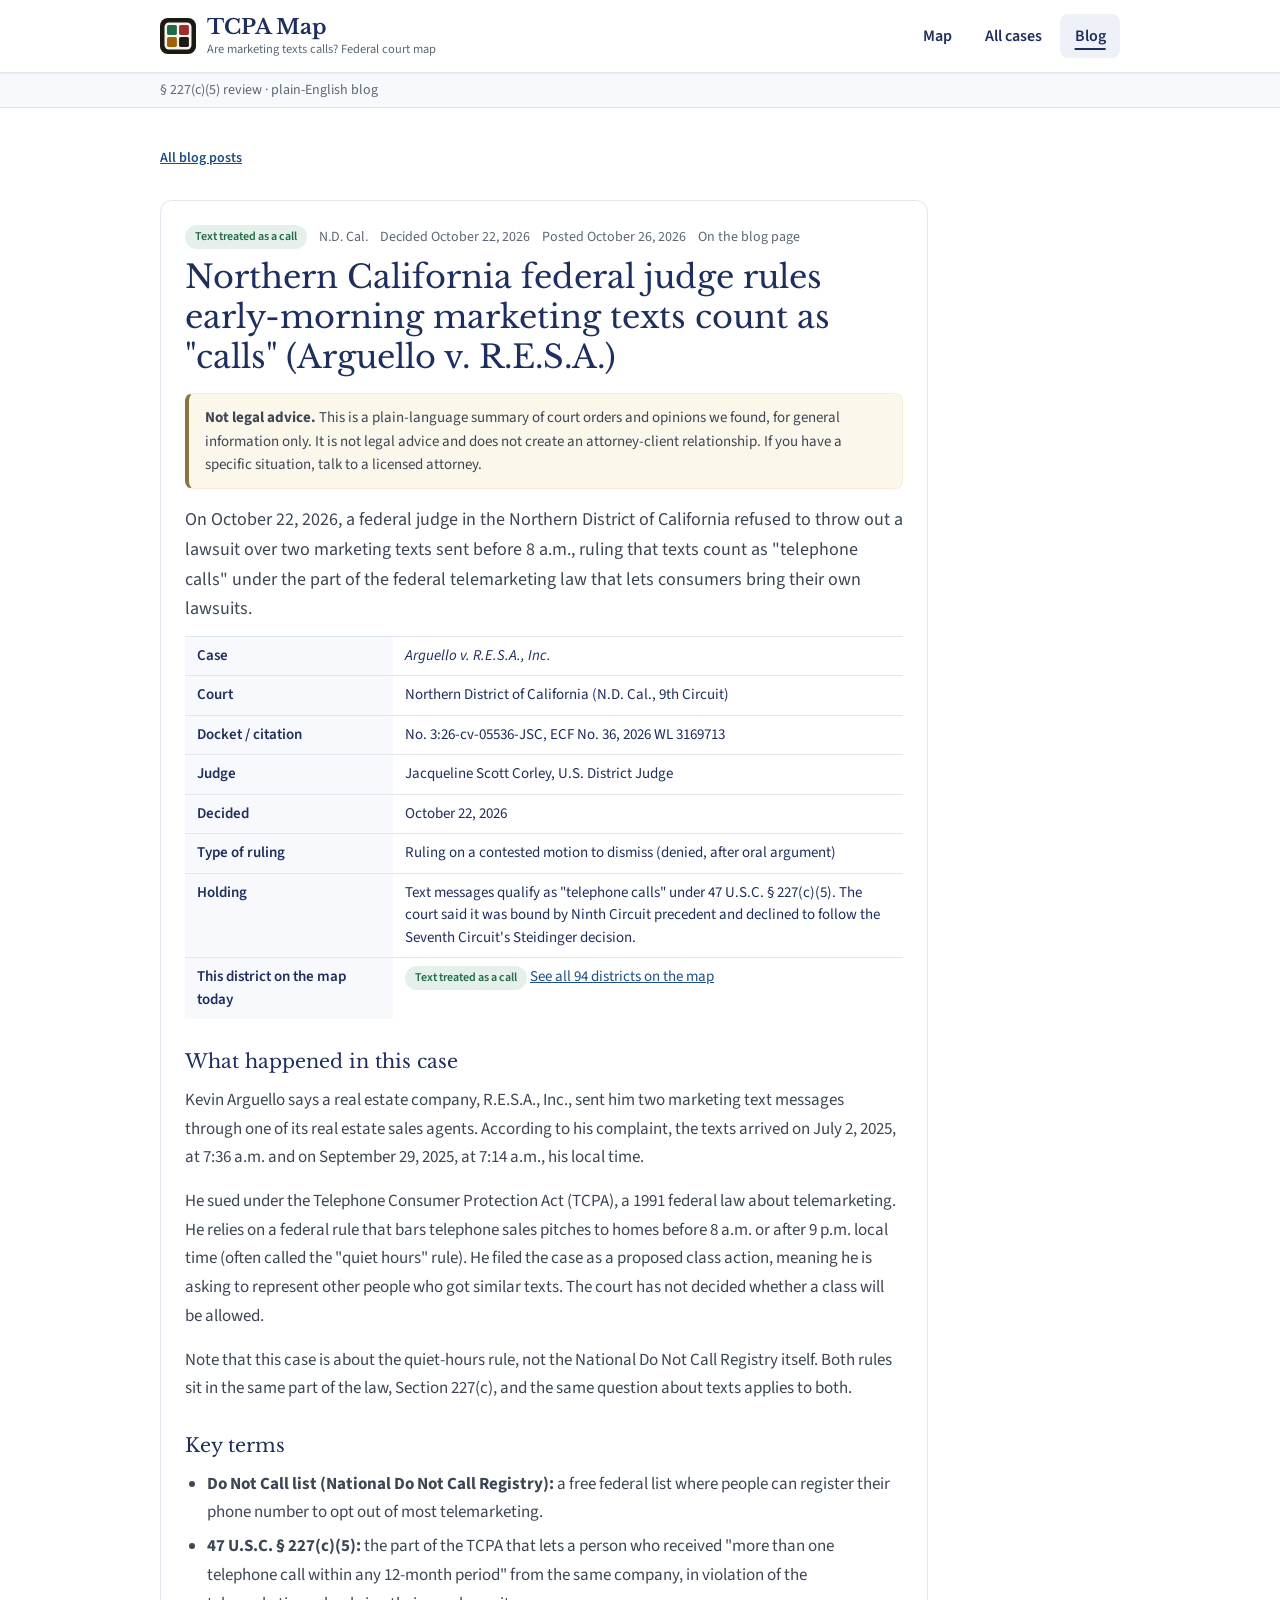
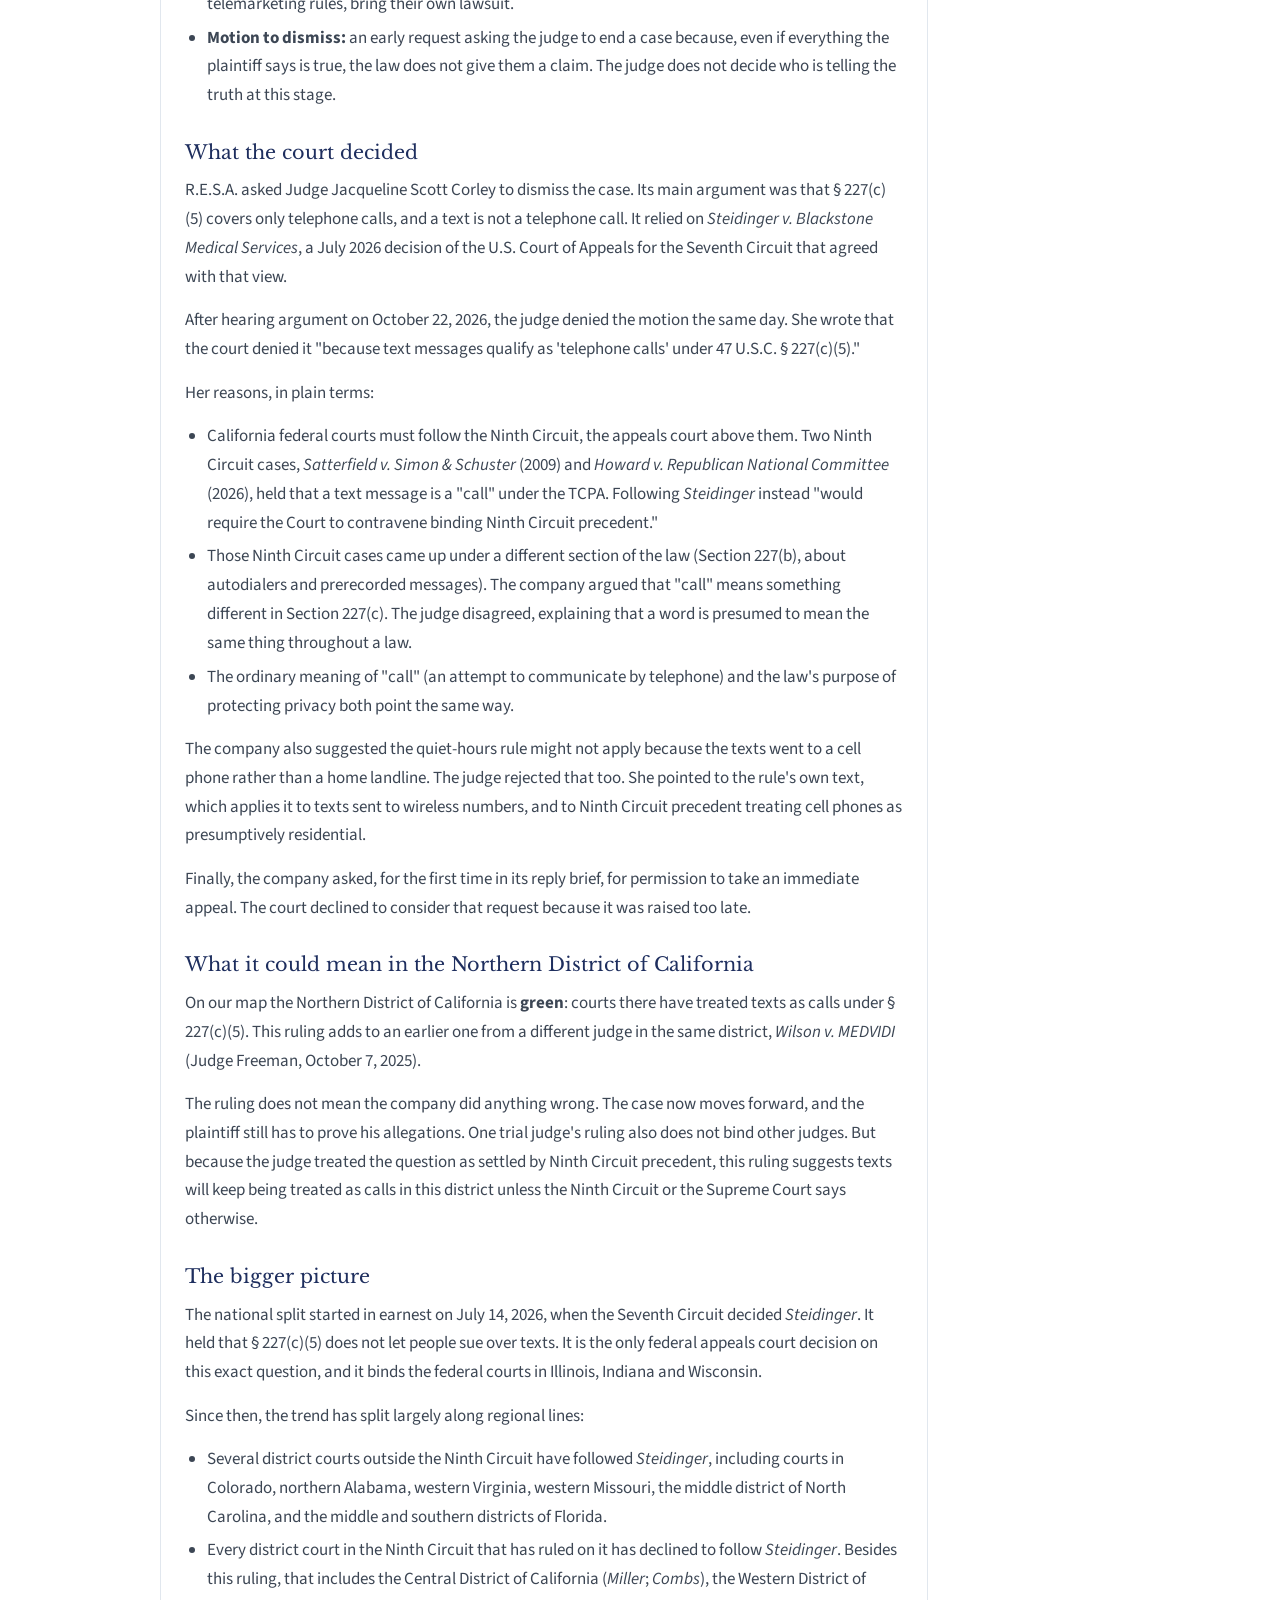
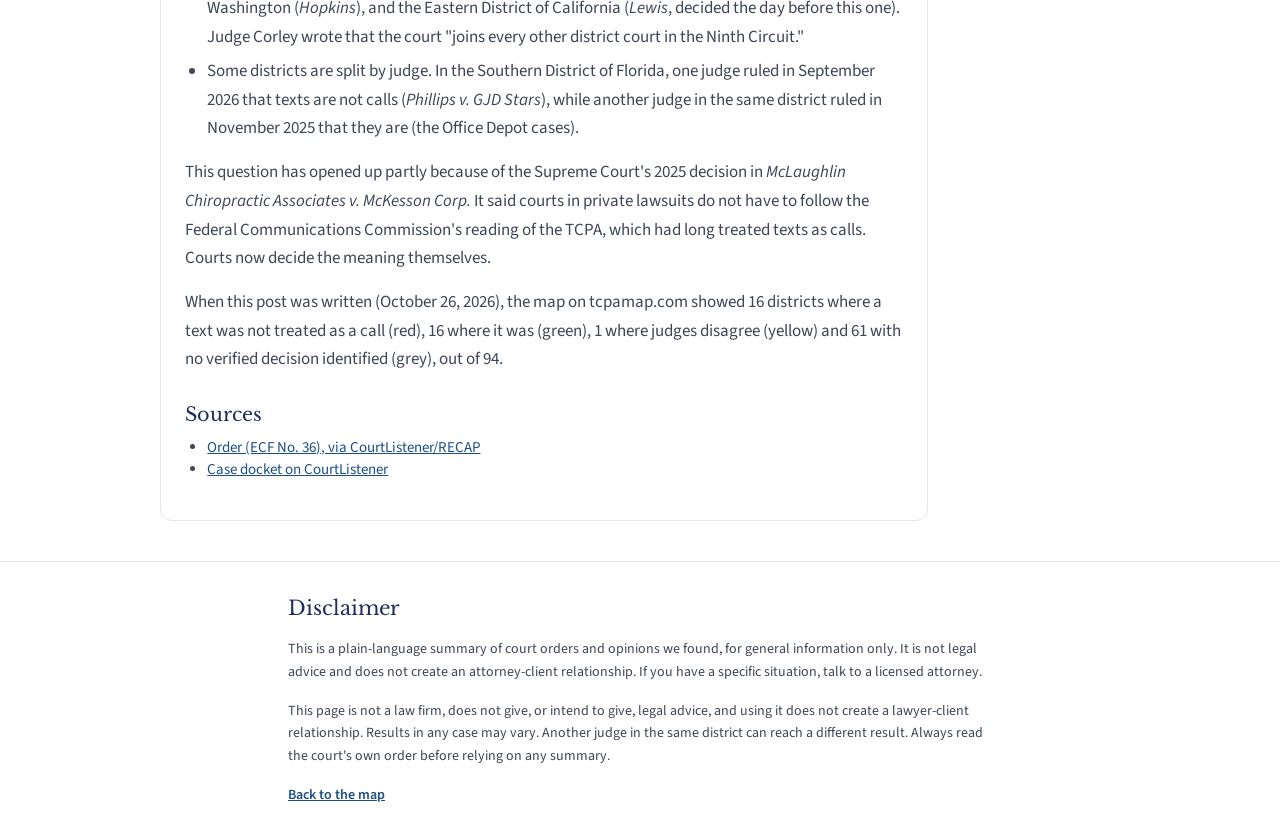
<file: blog/arguello-v-resa-nd-cal-2026-10-22/index.html>
<!DOCTYPE html><html lang="en"><head><meta charSet="utf-8"/><meta name="viewport" content="width=device-width, initial-scale=1"/>
<title>Northern California federal judge rules early-morning marketing texts count as &quot;calls&quot; (Arguello v. R.E.S.A.)</title><meta name="description" content="On October 22, 2026, a federal judge in the Northern District of California refused to throw out a lawsuit over two marketing texts sent before 8 a.m., ruling that texts count as &quot;telephone calls&quot; under the part of the federal telemarketing law that lets consumers bring their own lawsuits."/><meta name="theme-color" content="#1c1915"/>
<link rel="canonical" href="https://tcpamap.com/blog/arguello-v-resa-nd-cal-2026-10-22/"/>
<meta property="og:type" content="article"><meta property="og:site_name" content="tcpamap.com"><meta property="og:url" content="https://tcpamap.com/blog/arguello-v-resa-nd-cal-2026-10-22/">
<meta property="og:title" content="Northern California federal judge rules early-morning marketing texts count as &quot;calls&quot; (Arguello v. R.E.S.A.)"><meta property="og:description" content="On October 22, 2026, a federal judge in the Northern District of California refused to throw out a lawsuit over two marketing texts sent before 8 a.m., ruling that texts count as &quot;telephone calls&quot; under the part of the federal telemarketing law that lets consumers bring their own lawsuits."><meta property="og:image" content="https://tcpamap.com/og.jpg">
<meta name="twitter:card" content="summary_large_image">
<link rel="icon" type="image/svg+xml" href="/favicon.svg"/><link rel="stylesheet" href="/assets/styles-BRyN_3hn.css"/>
<script type="application/ld+json">{"@context": "https://schema.org", "@type": "BlogPosting", "headline": "Northern California federal judge rules early-morning marketing texts count as \"calls\" (Arguello v. R.E.S.A.)", "description": "On October 22, 2026, a federal judge in the Northern District of California refused to throw out a lawsuit over two marketing texts sent before 8 a.m., ruling that texts count as \"telephone calls\" under the part of the federal telemarketing law that lets consumers bring their own lawsuits.", "url": "https://tcpamap.com/blog/arguello-v-resa-nd-cal-2026-10-22/", "datePublished": "2026-10-26", "inLanguage": "en", "isPartOf": {"@type": "Blog", "url": "https://tcpamap.com/blog/"}, "about": {"@type": "Legislation", "name": "Telephone Consumer Protection Act", "legislationIdentifier": "47 U.S.C. § 227(c)(5)"}}</script><script type="application/ld+json">{"@context": "https://schema.org", "@type": "BreadcrumbList", "itemListElement": [{"@type": "ListItem", "position": 1, "name": "Map", "item": "https://tcpamap.com/"}, {"@type": "ListItem", "position": 2, "name": "Blog", "item": "https://tcpamap.com/blog/"}, {"@type": "ListItem", "position": 3, "name": "Arguello v. R.E.S.A., Inc.", "item": "https://tcpamap.com/blog/arguello-v-resa-nd-cal-2026-10-22/"}]}</script>
<style>
.blog-disc{border:1px solid var(--color-split-soft);background:#fbf7ea;border-left:4px solid var(--color-split);border-radius:.5rem;padding:.75rem 1rem;font-size:.9375rem;line-height:1.55;color:#3c4654;margin:1rem 0}
.blog-card{border:1px solid var(--color-line);border-radius:var(--radius-card,.75rem);background:#fff;padding:1.5rem;margin-top:2rem}
.blog-card h2{font-family:var(--font-display);color:var(--color-ink);font-size:1.5rem;line-height:1.3;margin:.5rem 0 .25rem}
.blog-card h2 a{color:inherit;text-decoration:none}.blog-card h2 a:hover{text-decoration:underline}
.blog-body h3,.blog-card h3{font-family:var(--font-display);color:var(--color-ink);font-size:1.2rem;margin:1.6rem 0 .5rem}
.blog-meta{font-size:.875rem;color:var(--color-muted);display:flex;flex-wrap:wrap;align-items:center;gap:.4rem .75rem}
.blog-meta a{color:var(--color-muted)}
.blog-lede{font-size:1.125rem;line-height:1.65;color:#3c4654;margin:.75rem 0}
.blog-body{font-size:1.0625rem;line-height:1.7;color:#3c4654}.blog-body p{margin:0 0 .9rem}
.blog-body ul,.blog-src,.blog-toc{list-style:disc;padding-left:1.4rem;margin:0 0 .9rem}.blog-body li{margin:.3rem 0}
.blog-body a,.blog-src a,.blog-toc a,.blog-facts a,.blog-intro a{color:#1c4f86;text-decoration:underline}
.blog-facts{width:100%;border-collapse:collapse;font-size:.9375rem;margin:.75rem 0 1rem}
.blog-facts th,.blog-facts td{text-align:left;vertical-align:top;padding:.5rem .75rem;border-top:1px solid var(--color-line)}
.blog-facts th{width:13rem;background:#f7f9fc;font-weight:600;color:var(--color-ink)}
.blog-src{font-size:.9375rem;color:#3c4654}.blog-toc li{margin:.35rem 0;font-size:1.0625rem}
.blog-intro p{margin:0 0 .9rem}
@media (max-width:640px){.blog-facts th{width:auto}.blog-card{padding:1.1rem}}
</style></head><body><div class="min-h-screen"><header class="th-bar th-w5"><style>html{scroll-padding-top:6rem}.th-bar{position:sticky;top:0;z-index:1100;background:#fff;border-bottom:1px solid var(--color-line);box-shadow:0 1px 3px rgba(30,46,94,.07)}.th-in{position:relative;max-width:72rem;margin:0 auto;display:flex;align-items:center;gap:1.25rem;min-height:4.5rem;padding:.625rem 1.25rem}.th-w5 .th-in,.th-w5+.th-sub p{max-width:64rem}.th-brand{display:flex;align-items:center;gap:.7rem;flex-shrink:0;color:var(--color-ink);text-decoration:none}.th-brand:hover .th-name{text-decoration:underline;text-underline-offset:.2em}.th-logo{display:block;width:2.25rem;height:2.25rem;flex-shrink:0}.th-words{display:flex;flex-direction:column;min-width:0;line-height:1.1}.th-name{font-family:var(--font-display);font-size:1.3rem;font-weight:700;letter-spacing:-.01em;white-space:nowrap}.th-tag{margin-top:.25rem;font-size:.78rem;color:var(--color-muted);white-space:nowrap}.th-nav{display:flex;align-items:center;gap:.25rem;margin-left:auto}.th-link{display:inline-flex;align-items:center;height:2.75rem;padding:0 .9rem;border-radius:.5rem;color:var(--color-ink);font-size:1rem;font-weight:600;text-decoration:none;white-space:nowrap}.th-link:hover{background:#f4f7fb}.th-link[aria-current]{background:#eef2f8;text-decoration:underline;text-decoration-thickness:2px;text-underline-offset:.45em}.th-link:focus-visible,.th-brand:focus-visible,.th-burger:focus-visible{outline:2px solid #1c6eae;outline-offset:2px}.th-cta{display:flex;align-items:center;flex-shrink:0;padding-left:1.25rem;border-left:1px solid var(--color-line)}.th-menu{display:none}.th-burger{display:flex;align-items:center;justify-content:center;width:2.75rem;height:2.75rem;list-style:none;border:1px solid var(--color-line);border-radius:.5rem;color:var(--color-ink);cursor:pointer;user-select:none}.th-burger::-webkit-details-marker{display:none}.th-burger::marker{content:none}.th-burger svg{width:1.4rem;height:1.4rem}.th-x,.th-menu[open] .th-bars{display:none}.th-menu[open] .th-x{display:block}.th-menu[open] .th-burger{background:#f4f7fb}.th-drop{position:absolute;left:0;right:0;top:100%;display:flex;flex-direction:column;gap:.25rem;padding:.5rem 1.25rem 1rem;background:#fff;border-bottom:1px solid var(--color-line);box-shadow:0 10px 18px rgba(30,46,94,.10)}.th-drop .th-link{height:3rem;padding:0 .75rem}.th-sub{background:#f7f9fc;border-bottom:1px solid var(--color-line)}.th-sub p{max-width:72rem;margin:0 auto;padding:.45rem 1.25rem}@media (min-width:640px){.th-in,.th-sub p{padding-left:2rem;padding-right:2rem}}@media (max-width:899px){.th-nav,.th-tag{display:none}.th-menu{display:block}.th-in{gap:.75rem;padding-top:.5rem;padding-bottom:.5rem;min-height:4rem}.th-brand{margin-right:auto}.th-cta{padding-left:0;border-left:0}}@media (max-width:559px){.th-bar{position:relative}.th-in{flex-wrap:wrap;gap:0 .5rem;min-height:0;padding:0 1.25rem}.th-brand,.th-menu{height:4rem;display:flex;align-items:center}.th-logo{width:2rem;height:2rem}.th-name{font-size:1.15rem}.th-drop{top:4rem;padding:.5rem 1.25rem 1rem}.th-cta{order:3;flex-basis:100%;justify-content:center;padding:.625rem 0 .75rem;border-top:1px solid var(--color-line)}}</style><div class="th-in"><a class="th-brand" href="/"><img src="/favicon.svg" alt="" width="36" height="36" class="th-logo"/><span class="th-words"><span class="th-name">TCPA Map</span><span class="th-tag">Are marketing texts calls? Federal court map</span></span></a><nav class="th-nav" aria-label="Main"><a class="th-link" href="/">Map</a><a class="th-link" href="/removed-cases">All cases</a><a class="th-link" href="/blog/" aria-current="true">Blog</a></nav><details class="th-menu"><summary class="th-burger" aria-label="Menu"><svg class="th-bars" viewBox="0 0 20 20" aria-hidden="true" fill="none" stroke="currentColor" stroke-width="1.8"><path d="M3 5.5h14M3 10h14M3 14.5h14" stroke-linecap="round" stroke-linejoin="round"></path></svg><svg class="th-x" viewBox="0 0 20 20" aria-hidden="true" fill="none" stroke="currentColor" stroke-width="1.8"><path d="M5 5l10 10M15 5 5 15" stroke-linecap="round" stroke-linejoin="round"></path></svg></summary><nav class="th-drop" aria-label="Main menu"><a class="th-link" href="/">Map</a><a class="th-link" href="/removed-cases">All cases</a><a class="th-link" href="/blog/" aria-current="true">Blog</a></nav></details></div></header><div class="th-sub"><p class="text-sm text-muted">§ 227(c)(5) review · plain-English blog</p></div><main class="mx-auto max-w-5xl px-5 py-10 sm:px-8"><div class="max-w-3xl"><p class="text-sm text-muted"><a class="font-semibold text-[#1c4f86] underline" href="/blog/">All blog posts</a></p><article class="blog-card" id="arguello-v-resa-nd-cal-2026-10-22">
<p class="blog-meta"><span class="inline-block rounded-full px-2.5 py-1 text-xs font-semibold bg-is-call-soft text-is-call">Text treated as a call</span><span>N.D. Cal.</span><span>Decided October 22, 2026</span><span>Posted October 26, 2026</span><span><a href="/blog/#arguello-v-resa-nd-cal-2026-10-22">On the blog page</a></span></p>
<h1 class="font-display text-4xl leading-tight text-ink" style="font-size:2rem;margin:.5rem 0 .25rem">Northern California federal judge rules early-morning marketing texts count as "calls" (Arguello v. R.E.S.A.)</h1>
<div class="blog-disc"><strong>Not legal advice.</strong> This is a plain-language summary of court orders and opinions we found, for general information only. It is not legal advice and does not create an attorney-client relationship. If you have a specific situation, talk to a licensed attorney.</div>
<p class="blog-lede">On October 22, 2026, a federal judge in the Northern District of California refused to throw out a lawsuit over two marketing texts sent before 8 a.m., ruling that texts count as "telephone calls" under the part of the federal telemarketing law that lets consumers bring their own lawsuits.</p>
<table class="blog-facts"><tbody>
<tr><th>Case</th><td><em>Arguello v. R.E.S.A., Inc.</em></td></tr>
<tr><th>Court</th><td>Northern District of California (N.D. Cal., 9th Circuit)</td></tr>
<tr><th>Docket / citation</th><td>No. 3:26-cv-05536-JSC, ECF No. 36, 2026 WL 3169713</td></tr>
<tr><th>Judge</th><td>Jacqueline Scott Corley, U.S. District Judge</td></tr>
<tr><th>Decided</th><td>October 22, 2026</td></tr>
<tr><th>Type of ruling</th><td>Ruling on a contested motion to dismiss (denied, after oral argument)</td></tr>
<tr><th>Holding</th><td>Text messages qualify as "telephone calls" under 47 U.S.C. § 227(c)(5). The court said it was bound by Ninth Circuit precedent and declined to follow the Seventh Circuit's Steidinger decision.</td></tr>
<tr><th>This district on the map today</th><td><span class="inline-block rounded-full px-2.5 py-1 text-xs font-semibold bg-is-call-soft text-is-call">Text treated as a call</span> <a href="/#district-map">See all 94 districts on the map</a></td></tr>
</tbody></table>
<div class="blog-body"><h3>What happened in this case</h3>
<p>Kevin Arguello says a real estate company, R.E.S.A., Inc., sent him two marketing text messages through one of its real estate sales agents. According to his complaint, the texts arrived on July 2, 2025, at 7:36 a.m. and on September 29, 2025, at 7:14 a.m., his local time.</p>
<p>He sued under the Telephone Consumer Protection Act (TCPA), a 1991 federal law about telemarketing. He relies on a federal rule that bars telephone sales pitches to homes before 8 a.m. or after 9 p.m. local time (often called the "quiet hours" rule). He filed the case as a proposed class action, meaning he is asking to represent other people who got similar texts. The court has not decided whether a class will be allowed.</p>
<p>Note that this case is about the quiet-hours rule, not the National Do Not Call Registry itself. Both rules sit in the same part of the law, Section 227(c), and the same question about texts applies to both.</p>
<h3>Key terms</h3>
<ul><li><strong>Do Not Call list (National Do Not Call Registry):</strong> a free federal list where people can register their phone number to opt out of most telemarketing.</li><li><strong>47 U.S.C. § 227(c)(5):</strong> the part of the TCPA that lets a person who received "more than one telephone call within any 12-month period" from the same company, in violation of the telemarketing rules, bring their own lawsuit.</li><li><strong>Motion to dismiss:</strong> an early request asking the judge to end a case because, even if everything the plaintiff says is true, the law does not give them a claim. The judge does not decide who is telling the truth at this stage.</li></ul>
<h3>What the court decided</h3>
<p>R.E.S.A. asked Judge Jacqueline Scott Corley to dismiss the case. Its main argument was that § 227(c)(5) covers only telephone calls, and a text is not a telephone call. It relied on <em>Steidinger v. Blackstone Medical Services</em>, a July 2026 decision of the U.S. Court of Appeals for the Seventh Circuit that agreed with that view.</p>
<p>After hearing argument on October 22, 2026, the judge denied the motion the same day. She wrote that the court denied it "because text messages qualify as 'telephone calls' under 47 U.S.C. § 227(c)(5)."</p>
<p>Her reasons, in plain terms:</p>
<ul><li>California federal courts must follow the Ninth Circuit, the appeals court above them. Two Ninth Circuit cases, <em>Satterfield v. Simon &amp; Schuster</em> (2009) and <em>Howard v. Republican National Committee</em> (2026), held that a text message is a "call" under the TCPA. Following <em>Steidinger</em> instead "would require the Court to contravene binding Ninth Circuit precedent."</li><li>Those Ninth Circuit cases came up under a different section of the law (Section 227(b), about autodialers and prerecorded messages). The company argued that "call" means something different in Section 227(c). The judge disagreed, explaining that a word is presumed to mean the same thing throughout a law.</li><li>The ordinary meaning of "call" (an attempt to communicate by telephone) and the law's purpose of protecting privacy both point the same way.</li></ul>
<p>The company also suggested the quiet-hours rule might not apply because the texts went to a cell phone rather than a home landline. The judge rejected that too. She pointed to the rule's own text, which applies it to texts sent to wireless numbers, and to Ninth Circuit precedent treating cell phones as presumptively residential.</p>
<p>Finally, the company asked, for the first time in its reply brief, for permission to take an immediate appeal. The court declined to consider that request because it was raised too late.</p>
<h3>What it could mean in the Northern District of California</h3>
<p>On our map the Northern District of California is <strong>green</strong>: courts there have treated texts as calls under § 227(c)(5). This ruling adds to an earlier one from a different judge in the same district, <em>Wilson v. MEDVIDI</em> (Judge Freeman, October 7, 2025).</p>
<p>The ruling does not mean the company did anything wrong. The case now moves forward, and the plaintiff still has to prove his allegations. One trial judge's ruling also does not bind other judges. But because the judge treated the question as settled by Ninth Circuit precedent, this ruling suggests texts will keep being treated as calls in this district unless the Ninth Circuit or the Supreme Court says otherwise.</p>
<h3>The bigger picture</h3>
<p>The national split started in earnest on July 14, 2026, when the Seventh Circuit decided <em>Steidinger</em>. It held that § 227(c)(5) does not let people sue over texts. It is the only federal appeals court decision on this exact question, and it binds the federal courts in Illinois, Indiana and Wisconsin.</p>
<p>Since then, the trend has split largely along regional lines:</p>
<ul><li>Several district courts outside the Ninth Circuit have followed <em>Steidinger</em>, including courts in Colorado, northern Alabama, western Virginia, western Missouri, the middle district of North Carolina, and the middle and southern districts of Florida.</li><li>Every district court in the Ninth Circuit that has ruled on it has declined to follow <em>Steidinger</em>. Besides this ruling, that includes the Central District of California (<em>Miller</em>; <em>Combs</em>), the Western District of Washington (<em>Hopkins</em>), and the Eastern District of California (<em>Lewis</em>, decided the day before this one). Judge Corley wrote that the court "joins every other district court in the Ninth Circuit."</li><li>Some districts are split by judge. In the Southern District of Florida, one judge ruled in September 2026 that texts are not calls (<em>Phillips v. GJD Stars</em>), while another judge in the same district ruled in November 2025 that they are (the Office Depot cases).</li></ul>
<p>This question has opened up partly because of the Supreme Court's 2025 decision in <em>McLaughlin Chiropractic Associates v. McKesson Corp.</em> It said courts in private lawsuits do not have to follow the Federal Communications Commission's reading of the TCPA, which had long treated texts as calls. Courts now decide the meaning themselves.</p>
<p>When this post was written (October 26, 2026), the map on tcpamap.com showed 16 districts where a text was not treated as a call (red), 16 where it was (green), 1 where judges disagree (yellow) and 61 with no verified decision identified (grey), out of 94.</p></div>
<h3>Sources</h3><ul class="blog-src"><li><a href="https://storage.courtlistener.com/recap/gov.uscourts.cand.471744/gov.uscourts.cand.471744.36.0.pdf" target="_blank" rel="noopener">Order (ECF No. 36), via CourtListener/RECAP</a></li><li><a href="https://www.courtlistener.com/docket/73458678/arguello-v-resa-inc/" target="_blank" rel="noopener">Case docket on CourtListener</a></li></ul>
</article></div></main><footer class="border-t border-line"><div class="mx-auto max-w-3xl space-y-4 px-5 py-8 text-sm leading-relaxed text-[#3c4654] sm:px-8"><h2 class="font-display text-xl text-ink">Disclaimer</h2><p>This is a plain-language summary of court orders and opinions we found, for general information only. It is not legal advice and does not create an attorney-client relationship. If you have a specific situation, talk to a licensed attorney.</p><p>This page is not a law firm, does not give, or intend to give, legal advice, and using it does not create a lawyer-client relationship. Results in any case may vary. Another judge in the same district can reach a different result. Always read the court's own order before relying on any summary.</p><p><a class="font-semibold text-[#1c4f86] underline" href="/">Back to the map</a></p></div></footer></div></body></html>
</file>
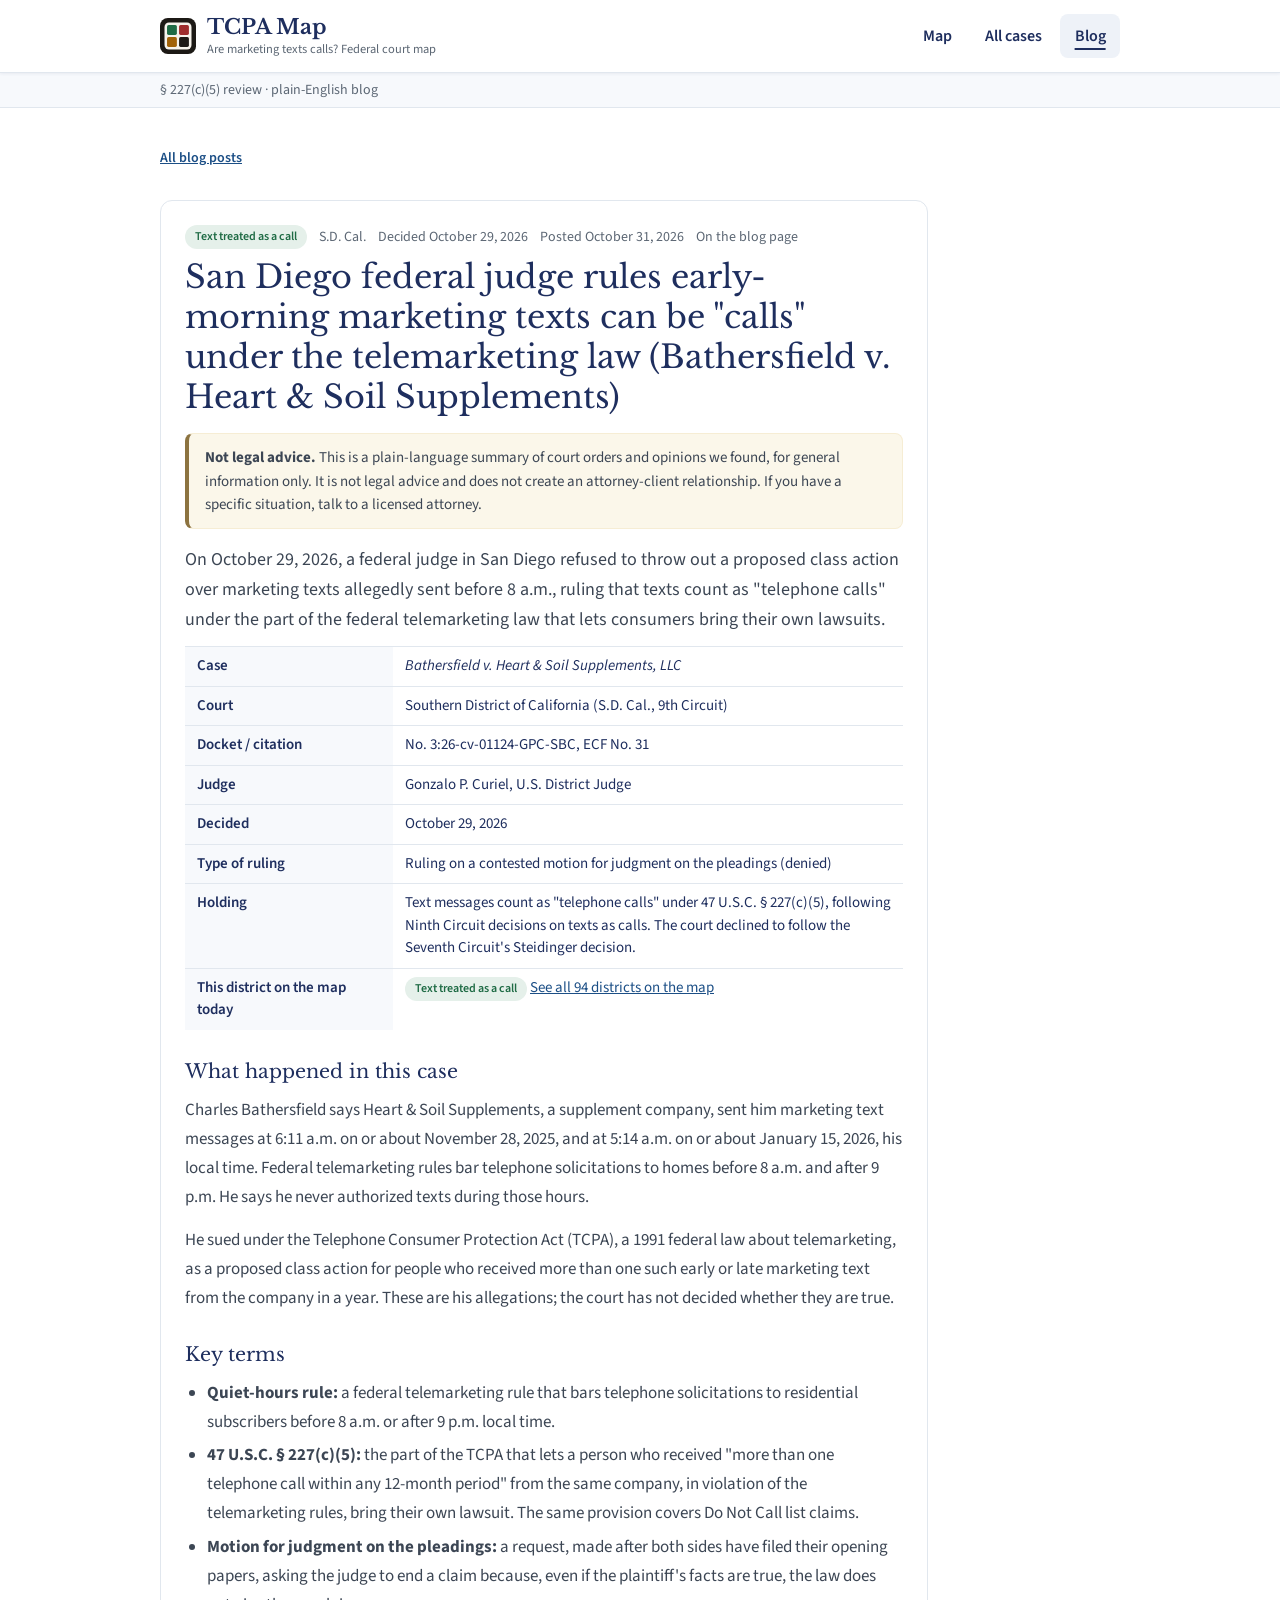
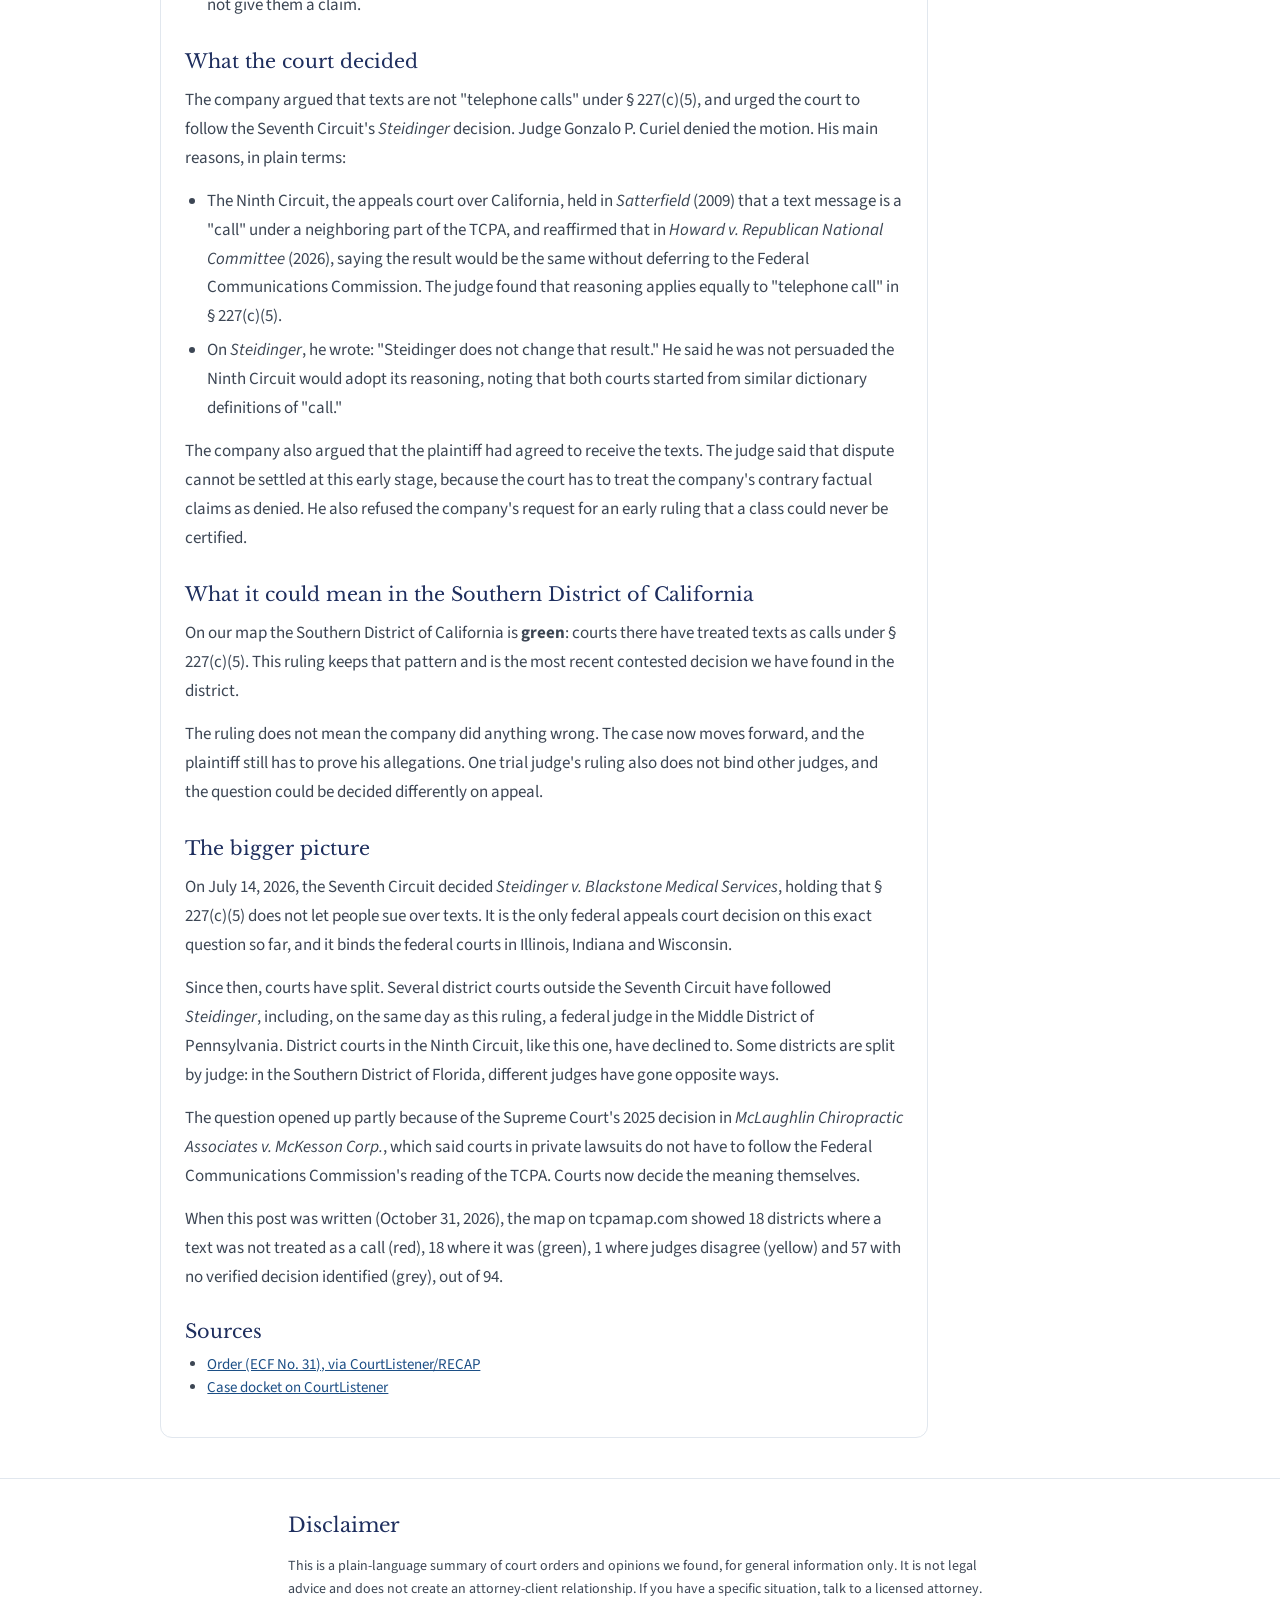
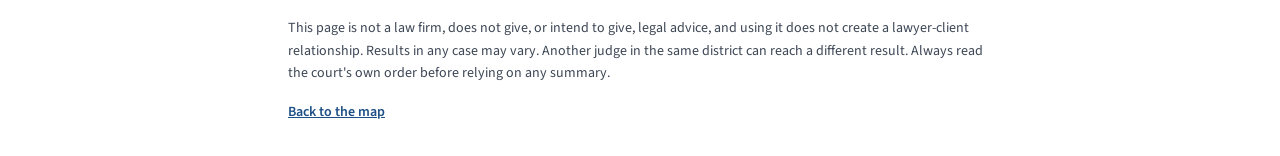
<file: blog/bathersfield-v-heart-and-soil-sd-cal-2026-10-29/index.html>
<!DOCTYPE html><html lang="en"><head><meta charSet="utf-8"/><meta name="viewport" content="width=device-width, initial-scale=1"/>
<title>San Diego federal judge rules early-morning marketing texts can be &quot;calls&quot; under the telemarketing law (Bathersfield v. Heart &amp; Soil Supplements)</title><meta name="description" content="On October 29, 2026, a federal judge in San Diego refused to throw out a proposed class action over marketing texts allegedly sent before 8 a.m., ruling that texts count as &quot;telephone calls&quot; under the part of the federal telemarketing law that lets consumers bring their own lawsuits."/><meta name="theme-color" content="#1c1915"/>
<link rel="canonical" href="https://tcpamap.com/blog/bathersfield-v-heart-and-soil-sd-cal-2026-10-29/"/>
<meta property="og:type" content="article"><meta property="og:site_name" content="tcpamap.com"><meta property="og:url" content="https://tcpamap.com/blog/bathersfield-v-heart-and-soil-sd-cal-2026-10-29/">
<meta property="og:title" content="San Diego federal judge rules early-morning marketing texts can be &quot;calls&quot; under the telemarketing law (Bathersfield v. Heart &amp; Soil Supplements)"><meta property="og:description" content="On October 29, 2026, a federal judge in San Diego refused to throw out a proposed class action over marketing texts allegedly sent before 8 a.m., ruling that texts count as &quot;telephone calls&quot; under the part of the federal telemarketing law that lets consumers bring their own lawsuits."><meta property="og:image" content="https://tcpamap.com/og.jpg">
<meta name="twitter:card" content="summary_large_image">
<link rel="icon" type="image/svg+xml" href="/favicon.svg"/><link rel="stylesheet" href="/assets/styles-BRyN_3hn.css"/>
<script type="application/ld+json">{"@context": "https://schema.org", "@type": "BlogPosting", "headline": "San Diego federal judge rules early-morning marketing texts can be \"calls\" under the telemarketing law (Bathersfield v. Heart & Soil Supplements)", "description": "On October 29, 2026, a federal judge in San Diego refused to throw out a proposed class action over marketing texts allegedly sent before 8 a.m., ruling that texts count as \"telephone calls\" under the part of the federal telemarketing law that lets consumers bring their own lawsuits.", "url": "https://tcpamap.com/blog/bathersfield-v-heart-and-soil-sd-cal-2026-10-29/", "datePublished": "2026-10-31", "inLanguage": "en", "isPartOf": {"@type": "Blog", "url": "https://tcpamap.com/blog/"}, "about": {"@type": "Legislation", "name": "Telephone Consumer Protection Act", "legislationIdentifier": "47 U.S.C. § 227(c)(5)"}}</script><script type="application/ld+json">{"@context": "https://schema.org", "@type": "BreadcrumbList", "itemListElement": [{"@type": "ListItem", "position": 1, "name": "Map", "item": "https://tcpamap.com/"}, {"@type": "ListItem", "position": 2, "name": "Blog", "item": "https://tcpamap.com/blog/"}, {"@type": "ListItem", "position": 3, "name": "Bathersfield v. Heart & Soil Supplements, LLC", "item": "https://tcpamap.com/blog/bathersfield-v-heart-and-soil-sd-cal-2026-10-29/"}]}</script>
<style>
.blog-disc{border:1px solid var(--color-split-soft);background:#fbf7ea;border-left:4px solid var(--color-split);border-radius:.5rem;padding:.75rem 1rem;font-size:.9375rem;line-height:1.55;color:#3c4654;margin:1rem 0}
.blog-card{border:1px solid var(--color-line);border-radius:var(--radius-card,.75rem);background:#fff;padding:1.5rem;margin-top:2rem}
.blog-card h2{font-family:var(--font-display);color:var(--color-ink);font-size:1.5rem;line-height:1.3;margin:.5rem 0 .25rem}
.blog-card h2 a{color:inherit;text-decoration:none}.blog-card h2 a:hover{text-decoration:underline}
.blog-body h3,.blog-card h3{font-family:var(--font-display);color:var(--color-ink);font-size:1.2rem;margin:1.6rem 0 .5rem}
.blog-meta{font-size:.875rem;color:var(--color-muted);display:flex;flex-wrap:wrap;align-items:center;gap:.4rem .75rem}
.blog-meta a{color:var(--color-muted)}
.blog-lede{font-size:1.125rem;line-height:1.65;color:#3c4654;margin:.75rem 0}
.blog-body{font-size:1.0625rem;line-height:1.7;color:#3c4654}.blog-body p{margin:0 0 .9rem}
.blog-body ul,.blog-src,.blog-toc{list-style:disc;padding-left:1.4rem;margin:0 0 .9rem}.blog-body li{margin:.3rem 0}
.blog-body a,.blog-src a,.blog-toc a,.blog-facts a,.blog-intro a{color:#1c4f86;text-decoration:underline}
.blog-facts{width:100%;border-collapse:collapse;font-size:.9375rem;margin:.75rem 0 1rem}
.blog-facts th,.blog-facts td{text-align:left;vertical-align:top;padding:.5rem .75rem;border-top:1px solid var(--color-line)}
.blog-facts th{width:13rem;background:#f7f9fc;font-weight:600;color:var(--color-ink)}
.blog-src{font-size:.9375rem;color:#3c4654}.blog-toc li{margin:.35rem 0;font-size:1.0625rem}
.blog-intro p{margin:0 0 .9rem}
@media (max-width:640px){.blog-facts th{width:auto}.blog-card{padding:1.1rem}}
</style></head><body><div class="min-h-screen"><header class="th-bar th-w5"><style>html{scroll-padding-top:6rem}.th-bar{position:sticky;top:0;z-index:1100;background:#fff;border-bottom:1px solid var(--color-line);box-shadow:0 1px 3px rgba(30,46,94,.07)}.th-in{position:relative;max-width:72rem;margin:0 auto;display:flex;align-items:center;gap:1.25rem;min-height:4.5rem;padding:.625rem 1.25rem}.th-w5 .th-in,.th-w5+.th-sub p{max-width:64rem}.th-brand{display:flex;align-items:center;gap:.7rem;flex-shrink:0;color:var(--color-ink);text-decoration:none}.th-brand:hover .th-name{text-decoration:underline;text-underline-offset:.2em}.th-logo{display:block;width:2.25rem;height:2.25rem;flex-shrink:0}.th-words{display:flex;flex-direction:column;min-width:0;line-height:1.1}.th-name{font-family:var(--font-display);font-size:1.3rem;font-weight:700;letter-spacing:-.01em;white-space:nowrap}.th-tag{margin-top:.25rem;font-size:.78rem;color:var(--color-muted);white-space:nowrap}.th-nav{display:flex;align-items:center;gap:.25rem;margin-left:auto}.th-link{display:inline-flex;align-items:center;height:2.75rem;padding:0 .9rem;border-radius:.5rem;color:var(--color-ink);font-size:1rem;font-weight:600;text-decoration:none;white-space:nowrap}.th-link:hover{background:#f4f7fb}.th-link[aria-current]{background:#eef2f8;text-decoration:underline;text-decoration-thickness:2px;text-underline-offset:.45em}.th-link:focus-visible,.th-brand:focus-visible,.th-burger:focus-visible{outline:2px solid #1c6eae;outline-offset:2px}.th-cta{display:flex;align-items:center;flex-shrink:0;padding-left:1.25rem;border-left:1px solid var(--color-line)}.th-menu{display:none}.th-burger{display:flex;align-items:center;justify-content:center;width:2.75rem;height:2.75rem;list-style:none;border:1px solid var(--color-line);border-radius:.5rem;color:var(--color-ink);cursor:pointer;user-select:none}.th-burger::-webkit-details-marker{display:none}.th-burger::marker{content:none}.th-burger svg{width:1.4rem;height:1.4rem}.th-x,.th-menu[open] .th-bars{display:none}.th-menu[open] .th-x{display:block}.th-menu[open] .th-burger{background:#f4f7fb}.th-drop{position:absolute;left:0;right:0;top:100%;display:flex;flex-direction:column;gap:.25rem;padding:.5rem 1.25rem 1rem;background:#fff;border-bottom:1px solid var(--color-line);box-shadow:0 10px 18px rgba(30,46,94,.10)}.th-drop .th-link{height:3rem;padding:0 .75rem}.th-sub{background:#f7f9fc;border-bottom:1px solid var(--color-line)}.th-sub p{max-width:72rem;margin:0 auto;padding:.45rem 1.25rem}@media (min-width:640px){.th-in,.th-sub p{padding-left:2rem;padding-right:2rem}}@media (max-width:899px){.th-nav,.th-tag{display:none}.th-menu{display:block}.th-in{gap:.75rem;padding-top:.5rem;padding-bottom:.5rem;min-height:4rem}.th-brand{margin-right:auto}.th-cta{padding-left:0;border-left:0}}@media (max-width:559px){.th-bar{position:relative}.th-in{flex-wrap:wrap;gap:0 .5rem;min-height:0;padding:0 1.25rem}.th-brand,.th-menu{height:4rem;display:flex;align-items:center}.th-logo{width:2rem;height:2rem}.th-name{font-size:1.15rem}.th-drop{top:4rem;padding:.5rem 1.25rem 1rem}.th-cta{order:3;flex-basis:100%;justify-content:center;padding:.625rem 0 .75rem;border-top:1px solid var(--color-line)}}</style><div class="th-in"><a class="th-brand" href="/"><img src="/favicon.svg" alt="" width="36" height="36" class="th-logo"/><span class="th-words"><span class="th-name">TCPA Map</span><span class="th-tag">Are marketing texts calls? Federal court map</span></span></a><nav class="th-nav" aria-label="Main"><a class="th-link" href="/">Map</a><a class="th-link" href="/removed-cases">All cases</a><a class="th-link" href="/blog/" aria-current="true">Blog</a></nav><details class="th-menu"><summary class="th-burger" aria-label="Menu"><svg class="th-bars" viewBox="0 0 20 20" aria-hidden="true" fill="none" stroke="currentColor" stroke-width="1.8"><path d="M3 5.5h14M3 10h14M3 14.5h14" stroke-linecap="round" stroke-linejoin="round"></path></svg><svg class="th-x" viewBox="0 0 20 20" aria-hidden="true" fill="none" stroke="currentColor" stroke-width="1.8"><path d="M5 5l10 10M15 5 5 15" stroke-linecap="round" stroke-linejoin="round"></path></svg></summary><nav class="th-drop" aria-label="Main menu"><a class="th-link" href="/">Map</a><a class="th-link" href="/removed-cases">All cases</a><a class="th-link" href="/blog/" aria-current="true">Blog</a></nav></details></div></header><div class="th-sub"><p class="text-sm text-muted">§ 227(c)(5) review · plain-English blog</p></div><main class="mx-auto max-w-5xl px-5 py-10 sm:px-8"><div class="max-w-3xl"><p class="text-sm text-muted"><a class="font-semibold text-[#1c4f86] underline" href="/blog/">All blog posts</a></p><article class="blog-card" id="bathersfield-v-heart-and-soil-sd-cal-2026-10-29">
<p class="blog-meta"><span class="inline-block rounded-full px-2.5 py-1 text-xs font-semibold bg-is-call-soft text-is-call">Text treated as a call</span><span>S.D. Cal.</span><span>Decided October 29, 2026</span><span>Posted October 31, 2026</span><span><a href="/blog/#bathersfield-v-heart-and-soil-sd-cal-2026-10-29">On the blog page</a></span></p>
<h1 class="font-display text-4xl leading-tight text-ink" style="font-size:2rem;margin:.5rem 0 .25rem">San Diego federal judge rules early-morning marketing texts can be "calls" under the telemarketing law (Bathersfield v. Heart &amp; Soil Supplements)</h1>
<div class="blog-disc"><strong>Not legal advice.</strong> This is a plain-language summary of court orders and opinions we found, for general information only. It is not legal advice and does not create an attorney-client relationship. If you have a specific situation, talk to a licensed attorney.</div>
<p class="blog-lede">On October 29, 2026, a federal judge in San Diego refused to throw out a proposed class action over marketing texts allegedly sent before 8 a.m., ruling that texts count as "telephone calls" under the part of the federal telemarketing law that lets consumers bring their own lawsuits.</p>
<table class="blog-facts"><tbody>
<tr><th>Case</th><td><em>Bathersfield v. Heart &amp; Soil Supplements, LLC</em></td></tr>
<tr><th>Court</th><td>Southern District of California (S.D. Cal., 9th Circuit)</td></tr>
<tr><th>Docket / citation</th><td>No. 3:26-cv-01124-GPC-SBC, ECF No. 31</td></tr>
<tr><th>Judge</th><td>Gonzalo P. Curiel, U.S. District Judge</td></tr>
<tr><th>Decided</th><td>October 29, 2026</td></tr>
<tr><th>Type of ruling</th><td>Ruling on a contested motion for judgment on the pleadings (denied)</td></tr>
<tr><th>Holding</th><td>Text messages count as "telephone calls" under 47 U.S.C. § 227(c)(5), following Ninth Circuit decisions on texts as calls. The court declined to follow the Seventh Circuit's Steidinger decision.</td></tr>
<tr><th>This district on the map today</th><td><span class="inline-block rounded-full px-2.5 py-1 text-xs font-semibold bg-is-call-soft text-is-call">Text treated as a call</span> <a href="/#district-map">See all 94 districts on the map</a></td></tr>
</tbody></table>
<div class="blog-body"><h3>What happened in this case</h3>
<p>Charles Bathersfield says Heart &amp; Soil Supplements, a supplement company, sent him marketing text messages at 6:11 a.m. on or about November 28, 2025, and at 5:14 a.m. on or about January 15, 2026, his local time. Federal telemarketing rules bar telephone solicitations to homes before 8 a.m. and after 9 p.m. He says he never authorized texts during those hours.</p>
<p>He sued under the Telephone Consumer Protection Act (TCPA), a 1991 federal law about telemarketing, as a proposed class action for people who received more than one such early or late marketing text from the company in a year. These are his allegations; the court has not decided whether they are true.</p>
<h3>Key terms</h3>
<ul><li><strong>Quiet-hours rule:</strong> a federal telemarketing rule that bars telephone solicitations to residential subscribers before 8 a.m. or after 9 p.m. local time.</li><li><strong>47 U.S.C. § 227(c)(5):</strong> the part of the TCPA that lets a person who received "more than one telephone call within any 12-month period" from the same company, in violation of the telemarketing rules, bring their own lawsuit. The same provision covers Do Not Call list claims.</li><li><strong>Motion for judgment on the pleadings:</strong> a request, made after both sides have filed their opening papers, asking the judge to end a claim because, even if the plaintiff's facts are true, the law does not give them a claim.</li></ul>
<h3>What the court decided</h3>
<p>The company argued that texts are not "telephone calls" under § 227(c)(5), and urged the court to follow the Seventh Circuit's <em>Steidinger</em> decision. Judge Gonzalo P. Curiel denied the motion. His main reasons, in plain terms:</p>
<ul><li>The Ninth Circuit, the appeals court over California, held in <em>Satterfield</em> (2009) that a text message is a "call" under a neighboring part of the TCPA, and reaffirmed that in <em>Howard v. Republican National Committee</em> (2026), saying the result would be the same without deferring to the Federal Communications Commission. The judge found that reasoning applies equally to "telephone call" in § 227(c)(5).</li><li>On <em>Steidinger</em>, he wrote: "Steidinger does not change that result." He said he was not persuaded the Ninth Circuit would adopt its reasoning, noting that both courts started from similar dictionary definitions of "call."</li></ul>
<p>The company also argued that the plaintiff had agreed to receive the texts. The judge said that dispute cannot be settled at this early stage, because the court has to treat the company's contrary factual claims as denied. He also refused the company's request for an early ruling that a class could never be certified.</p>
<h3>What it could mean in the Southern District of California</h3>
<p>On our map the Southern District of California is <strong>green</strong>: courts there have treated texts as calls under § 227(c)(5). This ruling keeps that pattern and is the most recent contested decision we have found in the district.</p>
<p>The ruling does not mean the company did anything wrong. The case now moves forward, and the plaintiff still has to prove his allegations. One trial judge's ruling also does not bind other judges, and the question could be decided differently on appeal.</p>
<h3>The bigger picture</h3>
<p>On July 14, 2026, the Seventh Circuit decided <em>Steidinger v. Blackstone Medical Services</em>, holding that § 227(c)(5) does not let people sue over texts. It is the only federal appeals court decision on this exact question so far, and it binds the federal courts in Illinois, Indiana and Wisconsin.</p>
<p>Since then, courts have split. Several district courts outside the Seventh Circuit have followed <em>Steidinger</em>, including, on the same day as this ruling, a federal judge in the Middle District of Pennsylvania. District courts in the Ninth Circuit, like this one, have declined to. Some districts are split by judge: in the Southern District of Florida, different judges have gone opposite ways.</p>
<p>The question opened up partly because of the Supreme Court's 2025 decision in <em>McLaughlin Chiropractic Associates v. McKesson Corp.</em>, which said courts in private lawsuits do not have to follow the Federal Communications Commission's reading of the TCPA. Courts now decide the meaning themselves.</p>
<p>When this post was written (October 31, 2026), the map on tcpamap.com showed 18 districts where a text was not treated as a call (red), 18 where it was (green), 1 where judges disagree (yellow) and 57 with no verified decision identified (grey), out of 94.</p></div>
<h3>Sources</h3><ul class="blog-src"><li><a href="https://storage.courtlistener.com/recap/gov.uscourts.casd.844635/gov.uscourts.casd.844635.31.0.pdf" target="_blank" rel="noopener">Order (ECF No. 31), via CourtListener/RECAP</a></li><li><a href="https://www.courtlistener.com/docket/72313937/bathersfield-v-heart-soil-supplements-llc/" target="_blank" rel="noopener">Case docket on CourtListener</a></li></ul>
</article></div></main><footer class="border-t border-line"><div class="mx-auto max-w-3xl space-y-4 px-5 py-8 text-sm leading-relaxed text-[#3c4654] sm:px-8"><h2 class="font-display text-xl text-ink">Disclaimer</h2><p>This is a plain-language summary of court orders and opinions we found, for general information only. It is not legal advice and does not create an attorney-client relationship. If you have a specific situation, talk to a licensed attorney.</p><p>This page is not a law firm, does not give, or intend to give, legal advice, and using it does not create a lawyer-client relationship. Results in any case may vary. Another judge in the same district can reach a different result. Always read the court's own order before relying on any summary.</p><p><a class="font-semibold text-[#1c4f86] underline" href="/">Back to the map</a></p></div></footer></div></body></html>
</file>
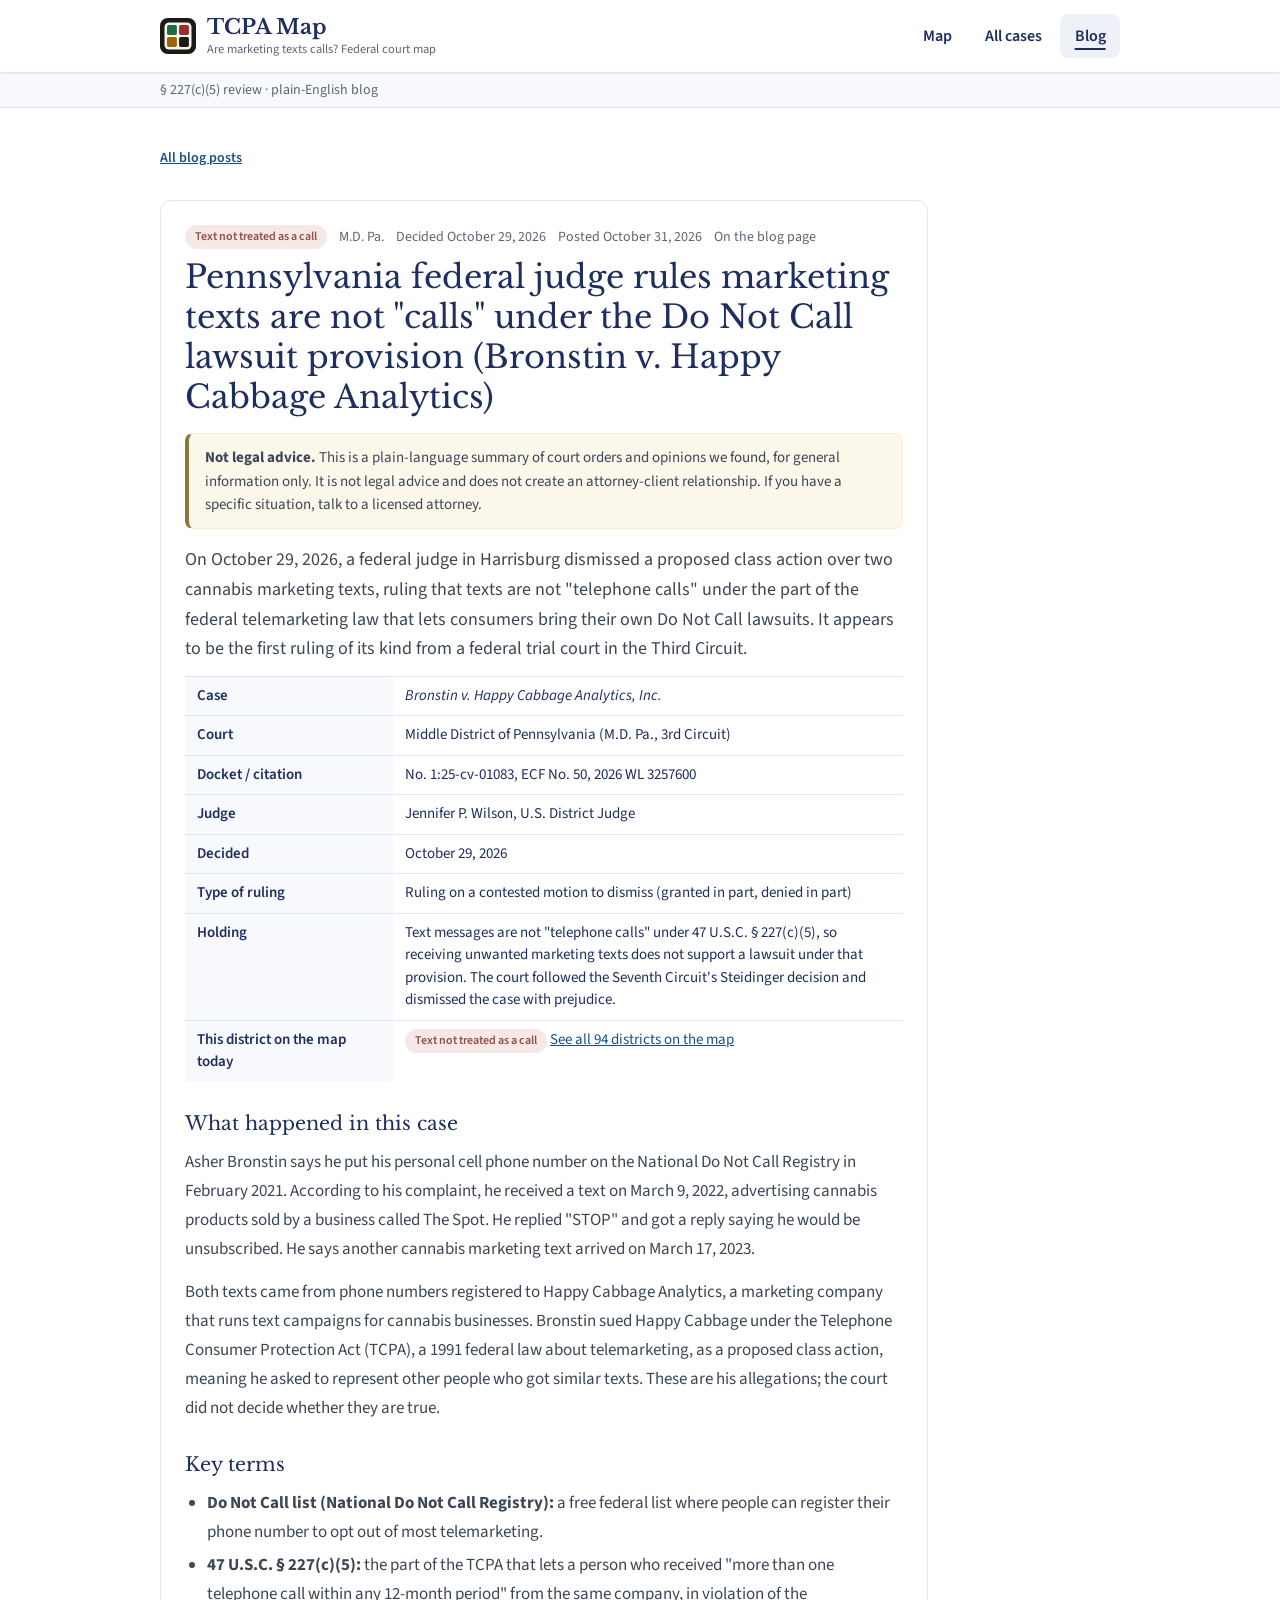
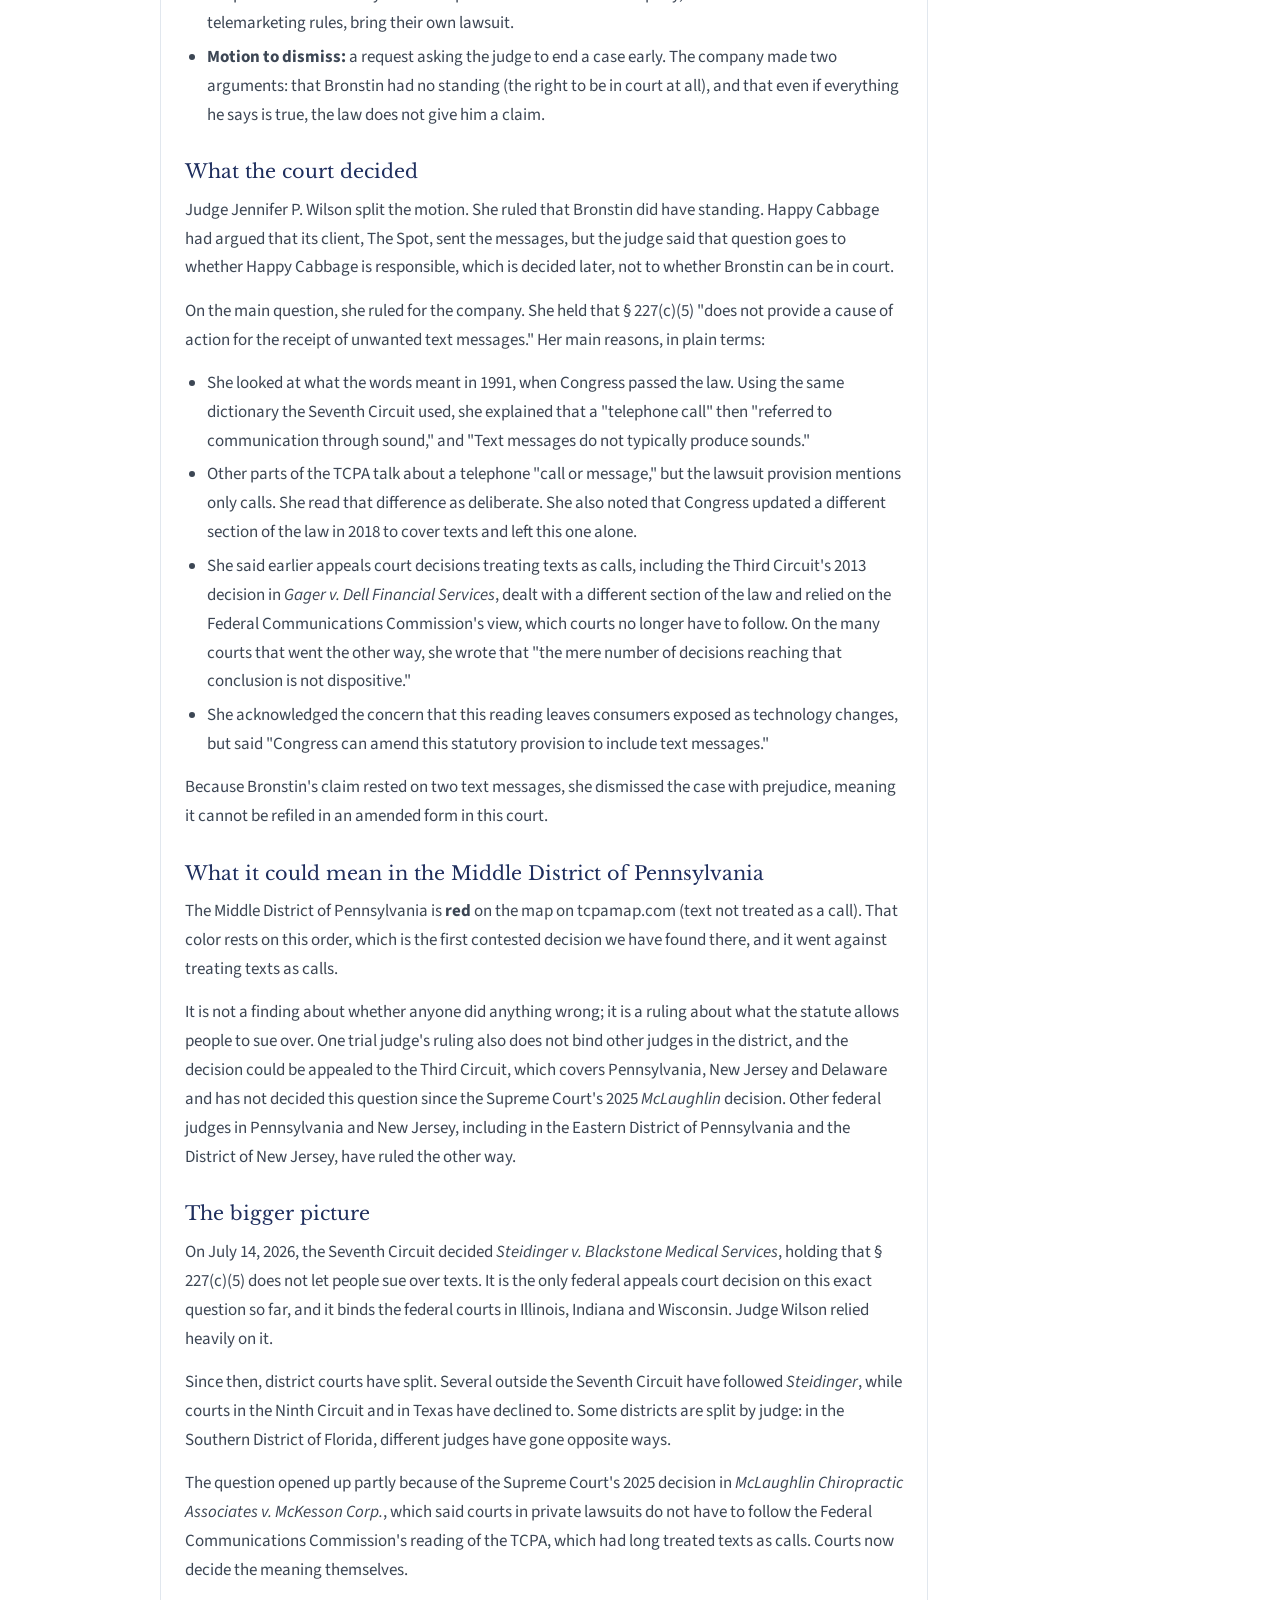
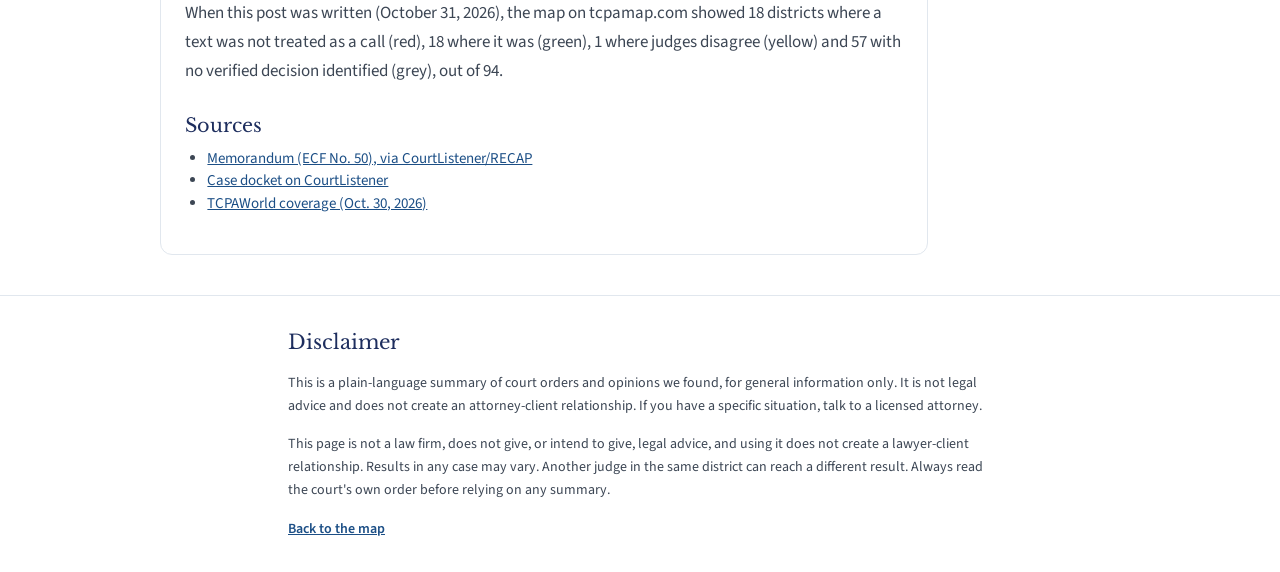
<file: blog/bronstin-v-happy-cabbage-md-pa-2026-10-29/index.html>
<!DOCTYPE html><html lang="en"><head><meta charSet="utf-8"/><meta name="viewport" content="width=device-width, initial-scale=1"/>
<title>Pennsylvania federal judge rules marketing texts are not &quot;calls&quot; under the Do Not Call lawsuit provision (Bronstin v. Happy Cabbage Analytics)</title><meta name="description" content="On October 29, 2026, a federal judge in Harrisburg dismissed a proposed class action over two cannabis marketing texts, ruling that texts are not &quot;telephone calls&quot; under the part of the federal telemarketing law that lets consumers bring their own Do Not Call lawsuits. It appears to be the first rul"/><meta name="theme-color" content="#1c1915"/>
<link rel="canonical" href="https://tcpamap.com/blog/bronstin-v-happy-cabbage-md-pa-2026-10-29/"/>
<meta property="og:type" content="article"><meta property="og:site_name" content="tcpamap.com"><meta property="og:url" content="https://tcpamap.com/blog/bronstin-v-happy-cabbage-md-pa-2026-10-29/">
<meta property="og:title" content="Pennsylvania federal judge rules marketing texts are not &quot;calls&quot; under the Do Not Call lawsuit provision (Bronstin v. Happy Cabbage Analytics)"><meta property="og:description" content="On October 29, 2026, a federal judge in Harrisburg dismissed a proposed class action over two cannabis marketing texts, ruling that texts are not &quot;telephone calls&quot; under the part of the federal telemarketing law that lets consumers bring their own Do Not Call lawsuits. It appears to be the first rul"><meta property="og:image" content="https://tcpamap.com/og.jpg">
<meta name="twitter:card" content="summary_large_image">
<link rel="icon" type="image/svg+xml" href="/favicon.svg"/><link rel="stylesheet" href="/assets/styles-BRyN_3hn.css"/>
<script type="application/ld+json">{"@context": "https://schema.org", "@type": "BlogPosting", "headline": "Pennsylvania federal judge rules marketing texts are not \"calls\" under the Do Not Call lawsuit provision (Bronstin v. Happy Cabbage Analytics)", "description": "On October 29, 2026, a federal judge in Harrisburg dismissed a proposed class action over two cannabis marketing texts, ruling that texts are not \"telephone calls\" under the part of the federal telemarketing law that lets consumers bring their own Do Not Call lawsuits. It appears to be the first ruling of its kind from a federal trial court in the Third Circuit.", "url": "https://tcpamap.com/blog/bronstin-v-happy-cabbage-md-pa-2026-10-29/", "datePublished": "2026-10-31", "inLanguage": "en", "isPartOf": {"@type": "Blog", "url": "https://tcpamap.com/blog/"}, "about": {"@type": "Legislation", "name": "Telephone Consumer Protection Act", "legislationIdentifier": "47 U.S.C. § 227(c)(5)"}}</script><script type="application/ld+json">{"@context": "https://schema.org", "@type": "BreadcrumbList", "itemListElement": [{"@type": "ListItem", "position": 1, "name": "Map", "item": "https://tcpamap.com/"}, {"@type": "ListItem", "position": 2, "name": "Blog", "item": "https://tcpamap.com/blog/"}, {"@type": "ListItem", "position": 3, "name": "Bronstin v. Happy Cabbage Analytics, Inc.", "item": "https://tcpamap.com/blog/bronstin-v-happy-cabbage-md-pa-2026-10-29/"}]}</script>
<style>
.blog-disc{border:1px solid var(--color-split-soft);background:#fbf7ea;border-left:4px solid var(--color-split);border-radius:.5rem;padding:.75rem 1rem;font-size:.9375rem;line-height:1.55;color:#3c4654;margin:1rem 0}
.blog-card{border:1px solid var(--color-line);border-radius:var(--radius-card,.75rem);background:#fff;padding:1.5rem;margin-top:2rem}
.blog-card h2{font-family:var(--font-display);color:var(--color-ink);font-size:1.5rem;line-height:1.3;margin:.5rem 0 .25rem}
.blog-card h2 a{color:inherit;text-decoration:none}.blog-card h2 a:hover{text-decoration:underline}
.blog-body h3,.blog-card h3{font-family:var(--font-display);color:var(--color-ink);font-size:1.2rem;margin:1.6rem 0 .5rem}
.blog-meta{font-size:.875rem;color:var(--color-muted);display:flex;flex-wrap:wrap;align-items:center;gap:.4rem .75rem}
.blog-meta a{color:var(--color-muted)}
.blog-lede{font-size:1.125rem;line-height:1.65;color:#3c4654;margin:.75rem 0}
.blog-body{font-size:1.0625rem;line-height:1.7;color:#3c4654}.blog-body p{margin:0 0 .9rem}
.blog-body ul,.blog-src,.blog-toc{list-style:disc;padding-left:1.4rem;margin:0 0 .9rem}.blog-body li{margin:.3rem 0}
.blog-body a,.blog-src a,.blog-toc a,.blog-facts a,.blog-intro a{color:#1c4f86;text-decoration:underline}
.blog-facts{width:100%;border-collapse:collapse;font-size:.9375rem;margin:.75rem 0 1rem}
.blog-facts th,.blog-facts td{text-align:left;vertical-align:top;padding:.5rem .75rem;border-top:1px solid var(--color-line)}
.blog-facts th{width:13rem;background:#f7f9fc;font-weight:600;color:var(--color-ink)}
.blog-src{font-size:.9375rem;color:#3c4654}.blog-toc li{margin:.35rem 0;font-size:1.0625rem}
.blog-intro p{margin:0 0 .9rem}
@media (max-width:640px){.blog-facts th{width:auto}.blog-card{padding:1.1rem}}
</style></head><body><div class="min-h-screen"><header class="th-bar th-w5"><style>html{scroll-padding-top:6rem}.th-bar{position:sticky;top:0;z-index:1100;background:#fff;border-bottom:1px solid var(--color-line);box-shadow:0 1px 3px rgba(30,46,94,.07)}.th-in{position:relative;max-width:72rem;margin:0 auto;display:flex;align-items:center;gap:1.25rem;min-height:4.5rem;padding:.625rem 1.25rem}.th-w5 .th-in,.th-w5+.th-sub p{max-width:64rem}.th-brand{display:flex;align-items:center;gap:.7rem;flex-shrink:0;color:var(--color-ink);text-decoration:none}.th-brand:hover .th-name{text-decoration:underline;text-underline-offset:.2em}.th-logo{display:block;width:2.25rem;height:2.25rem;flex-shrink:0}.th-words{display:flex;flex-direction:column;min-width:0;line-height:1.1}.th-name{font-family:var(--font-display);font-size:1.3rem;font-weight:700;letter-spacing:-.01em;white-space:nowrap}.th-tag{margin-top:.25rem;font-size:.78rem;color:var(--color-muted);white-space:nowrap}.th-nav{display:flex;align-items:center;gap:.25rem;margin-left:auto}.th-link{display:inline-flex;align-items:center;height:2.75rem;padding:0 .9rem;border-radius:.5rem;color:var(--color-ink);font-size:1rem;font-weight:600;text-decoration:none;white-space:nowrap}.th-link:hover{background:#f4f7fb}.th-link[aria-current]{background:#eef2f8;text-decoration:underline;text-decoration-thickness:2px;text-underline-offset:.45em}.th-link:focus-visible,.th-brand:focus-visible,.th-burger:focus-visible{outline:2px solid #1c6eae;outline-offset:2px}.th-cta{display:flex;align-items:center;flex-shrink:0;padding-left:1.25rem;border-left:1px solid var(--color-line)}.th-menu{display:none}.th-burger{display:flex;align-items:center;justify-content:center;width:2.75rem;height:2.75rem;list-style:none;border:1px solid var(--color-line);border-radius:.5rem;color:var(--color-ink);cursor:pointer;user-select:none}.th-burger::-webkit-details-marker{display:none}.th-burger::marker{content:none}.th-burger svg{width:1.4rem;height:1.4rem}.th-x,.th-menu[open] .th-bars{display:none}.th-menu[open] .th-x{display:block}.th-menu[open] .th-burger{background:#f4f7fb}.th-drop{position:absolute;left:0;right:0;top:100%;display:flex;flex-direction:column;gap:.25rem;padding:.5rem 1.25rem 1rem;background:#fff;border-bottom:1px solid var(--color-line);box-shadow:0 10px 18px rgba(30,46,94,.10)}.th-drop .th-link{height:3rem;padding:0 .75rem}.th-sub{background:#f7f9fc;border-bottom:1px solid var(--color-line)}.th-sub p{max-width:72rem;margin:0 auto;padding:.45rem 1.25rem}@media (min-width:640px){.th-in,.th-sub p{padding-left:2rem;padding-right:2rem}}@media (max-width:899px){.th-nav,.th-tag{display:none}.th-menu{display:block}.th-in{gap:.75rem;padding-top:.5rem;padding-bottom:.5rem;min-height:4rem}.th-brand{margin-right:auto}.th-cta{padding-left:0;border-left:0}}@media (max-width:559px){.th-bar{position:relative}.th-in{flex-wrap:wrap;gap:0 .5rem;min-height:0;padding:0 1.25rem}.th-brand,.th-menu{height:4rem;display:flex;align-items:center}.th-logo{width:2rem;height:2rem}.th-name{font-size:1.15rem}.th-drop{top:4rem;padding:.5rem 1.25rem 1rem}.th-cta{order:3;flex-basis:100%;justify-content:center;padding:.625rem 0 .75rem;border-top:1px solid var(--color-line)}}</style><div class="th-in"><a class="th-brand" href="/"><img src="/favicon.svg" alt="" width="36" height="36" class="th-logo"/><span class="th-words"><span class="th-name">TCPA Map</span><span class="th-tag">Are marketing texts calls? Federal court map</span></span></a><nav class="th-nav" aria-label="Main"><a class="th-link" href="/">Map</a><a class="th-link" href="/removed-cases">All cases</a><a class="th-link" href="/blog/" aria-current="true">Blog</a></nav><details class="th-menu"><summary class="th-burger" aria-label="Menu"><svg class="th-bars" viewBox="0 0 20 20" aria-hidden="true" fill="none" stroke="currentColor" stroke-width="1.8"><path d="M3 5.5h14M3 10h14M3 14.5h14" stroke-linecap="round" stroke-linejoin="round"></path></svg><svg class="th-x" viewBox="0 0 20 20" aria-hidden="true" fill="none" stroke="currentColor" stroke-width="1.8"><path d="M5 5l10 10M15 5 5 15" stroke-linecap="round" stroke-linejoin="round"></path></svg></summary><nav class="th-drop" aria-label="Main menu"><a class="th-link" href="/">Map</a><a class="th-link" href="/removed-cases">All cases</a><a class="th-link" href="/blog/" aria-current="true">Blog</a></nav></details></div></header><div class="th-sub"><p class="text-sm text-muted">§ 227(c)(5) review · plain-English blog</p></div><main class="mx-auto max-w-5xl px-5 py-10 sm:px-8"><div class="max-w-3xl"><p class="text-sm text-muted"><a class="font-semibold text-[#1c4f86] underline" href="/blog/">All blog posts</a></p><article class="blog-card" id="bronstin-v-happy-cabbage-md-pa-2026-10-29">
<p class="blog-meta"><span class="inline-block rounded-full px-2.5 py-1 text-xs font-semibold bg-not-call-soft text-not-call">Text not treated as a call</span><span>M.D. Pa.</span><span>Decided October 29, 2026</span><span>Posted October 31, 2026</span><span><a href="/blog/#bronstin-v-happy-cabbage-md-pa-2026-10-29">On the blog page</a></span></p>
<h1 class="font-display text-4xl leading-tight text-ink" style="font-size:2rem;margin:.5rem 0 .25rem">Pennsylvania federal judge rules marketing texts are not "calls" under the Do Not Call lawsuit provision (Bronstin v. Happy Cabbage Analytics)</h1>
<div class="blog-disc"><strong>Not legal advice.</strong> This is a plain-language summary of court orders and opinions we found, for general information only. It is not legal advice and does not create an attorney-client relationship. If you have a specific situation, talk to a licensed attorney.</div>
<p class="blog-lede">On October 29, 2026, a federal judge in Harrisburg dismissed a proposed class action over two cannabis marketing texts, ruling that texts are not "telephone calls" under the part of the federal telemarketing law that lets consumers bring their own Do Not Call lawsuits. It appears to be the first ruling of its kind from a federal trial court in the Third Circuit.</p>
<table class="blog-facts"><tbody>
<tr><th>Case</th><td><em>Bronstin v. Happy Cabbage Analytics, Inc.</em></td></tr>
<tr><th>Court</th><td>Middle District of Pennsylvania (M.D. Pa., 3rd Circuit)</td></tr>
<tr><th>Docket / citation</th><td>No. 1:25-cv-01083, ECF No. 50, 2026 WL 3257600</td></tr>
<tr><th>Judge</th><td>Jennifer P. Wilson, U.S. District Judge</td></tr>
<tr><th>Decided</th><td>October 29, 2026</td></tr>
<tr><th>Type of ruling</th><td>Ruling on a contested motion to dismiss (granted in part, denied in part)</td></tr>
<tr><th>Holding</th><td>Text messages are not "telephone calls" under 47 U.S.C. § 227(c)(5), so receiving unwanted marketing texts does not support a lawsuit under that provision. The court followed the Seventh Circuit's Steidinger decision and dismissed the case with prejudice.</td></tr>
<tr><th>This district on the map today</th><td><span class="inline-block rounded-full px-2.5 py-1 text-xs font-semibold bg-not-call-soft text-not-call">Text not treated as a call</span> <a href="/#district-map">See all 94 districts on the map</a></td></tr>
</tbody></table>
<div class="blog-body"><h3>What happened in this case</h3>
<p>Asher Bronstin says he put his personal cell phone number on the National Do Not Call Registry in February 2021. According to his complaint, he received a text on March 9, 2022, advertising cannabis products sold by a business called The Spot. He replied "STOP" and got a reply saying he would be unsubscribed. He says another cannabis marketing text arrived on March 17, 2023.</p>
<p>Both texts came from phone numbers registered to Happy Cabbage Analytics, a marketing company that runs text campaigns for cannabis businesses. Bronstin sued Happy Cabbage under the Telephone Consumer Protection Act (TCPA), a 1991 federal law about telemarketing, as a proposed class action, meaning he asked to represent other people who got similar texts. These are his allegations; the court did not decide whether they are true.</p>
<h3>Key terms</h3>
<ul><li><strong>Do Not Call list (National Do Not Call Registry):</strong> a free federal list where people can register their phone number to opt out of most telemarketing.</li><li><strong>47 U.S.C. § 227(c)(5):</strong> the part of the TCPA that lets a person who received "more than one telephone call within any 12-month period" from the same company, in violation of the telemarketing rules, bring their own lawsuit.</li><li><strong>Motion to dismiss:</strong> a request asking the judge to end a case early. The company made two arguments: that Bronstin had no standing (the right to be in court at all), and that even if everything he says is true, the law does not give him a claim.</li></ul>
<h3>What the court decided</h3>
<p>Judge Jennifer P. Wilson split the motion. She ruled that Bronstin did have standing. Happy Cabbage had argued that its client, The Spot, sent the messages, but the judge said that question goes to whether Happy Cabbage is responsible, which is decided later, not to whether Bronstin can be in court.</p>
<p>On the main question, she ruled for the company. She held that § 227(c)(5) "does not provide a cause of action for the receipt of unwanted text messages." Her main reasons, in plain terms:</p>
<ul><li>She looked at what the words meant in 1991, when Congress passed the law. Using the same dictionary the Seventh Circuit used, she explained that a "telephone call" then "referred to communication through sound," and "Text messages do not typically produce sounds."</li><li>Other parts of the TCPA talk about a telephone "call or message," but the lawsuit provision mentions only calls. She read that difference as deliberate. She also noted that Congress updated a different section of the law in 2018 to cover texts and left this one alone.</li><li>She said earlier appeals court decisions treating texts as calls, including the Third Circuit's 2013 decision in <em>Gager v. Dell Financial Services</em>, dealt with a different section of the law and relied on the Federal Communications Commission's view, which courts no longer have to follow. On the many courts that went the other way, she wrote that "the mere number of decisions reaching that conclusion is not dispositive."</li><li>She acknowledged the concern that this reading leaves consumers exposed as technology changes, but said "Congress can amend this statutory provision to include text messages."</li></ul>
<p>Because Bronstin's claim rested on two text messages, she dismissed the case with prejudice, meaning it cannot be refiled in an amended form in this court.</p>
<h3>What it could mean in the Middle District of Pennsylvania</h3>
<p>The Middle District of Pennsylvania is <strong>red</strong> on the map on tcpamap.com (text not treated as a call). That color rests on this order, which is the first contested decision we have found there, and it went against treating texts as calls.</p>
<p>It is not a finding about whether anyone did anything wrong; it is a ruling about what the statute allows people to sue over. One trial judge's ruling also does not bind other judges in the district, and the decision could be appealed to the Third Circuit, which covers Pennsylvania, New Jersey and Delaware and has not decided this question since the Supreme Court's 2025 <em>McLaughlin</em> decision. Other federal judges in Pennsylvania and New Jersey, including in the Eastern District of Pennsylvania and the District of New Jersey, have ruled the other way.</p>
<h3>The bigger picture</h3>
<p>On July 14, 2026, the Seventh Circuit decided <em>Steidinger v. Blackstone Medical Services</em>, holding that § 227(c)(5) does not let people sue over texts. It is the only federal appeals court decision on this exact question so far, and it binds the federal courts in Illinois, Indiana and Wisconsin. Judge Wilson relied heavily on it.</p>
<p>Since then, district courts have split. Several outside the Seventh Circuit have followed <em>Steidinger</em>, while courts in the Ninth Circuit and in Texas have declined to. Some districts are split by judge: in the Southern District of Florida, different judges have gone opposite ways.</p>
<p>The question opened up partly because of the Supreme Court's 2025 decision in <em>McLaughlin Chiropractic Associates v. McKesson Corp.</em>, which said courts in private lawsuits do not have to follow the Federal Communications Commission's reading of the TCPA, which had long treated texts as calls. Courts now decide the meaning themselves.</p>
<p>When this post was written (October 31, 2026), the map on tcpamap.com showed 18 districts where a text was not treated as a call (red), 18 where it was (green), 1 where judges disagree (yellow) and 57 with no verified decision identified (grey), out of 94.</p></div>
<h3>Sources</h3><ul class="blog-src"><li><a href="https://storage.courtlistener.com/recap/gov.uscourts.pamd.147147/gov.uscourts.pamd.147147.50.0.pdf" target="_blank" rel="noopener">Memorandum (ECF No. 50), via CourtListener/RECAP</a></li><li><a href="https://www.courtlistener.com/docket/70551147/bronstin-v-jane-technologies-inc/" target="_blank" rel="noopener">Case docket on CourtListener</a></li><li><a href="https://tcpaworld.com/2026/10/30/happy-times-in-pennsylvania-first-district-court-in-the-third-circuit-holds-texts-are-not-calls-under-%c2%a7-227c5/" target="_blank" rel="noopener">TCPAWorld coverage (Oct. 30, 2026)</a></li></ul>
</article></div></main><footer class="border-t border-line"><div class="mx-auto max-w-3xl space-y-4 px-5 py-8 text-sm leading-relaxed text-[#3c4654] sm:px-8"><h2 class="font-display text-xl text-ink">Disclaimer</h2><p>This is a plain-language summary of court orders and opinions we found, for general information only. It is not legal advice and does not create an attorney-client relationship. If you have a specific situation, talk to a licensed attorney.</p><p>This page is not a law firm, does not give, or intend to give, legal advice, and using it does not create a lawyer-client relationship. Results in any case may vary. Another judge in the same district can reach a different result. Always read the court's own order before relying on any summary.</p><p><a class="font-semibold text-[#1c4f86] underline" href="/">Back to the map</a></p></div></footer></div></body></html>
</file>
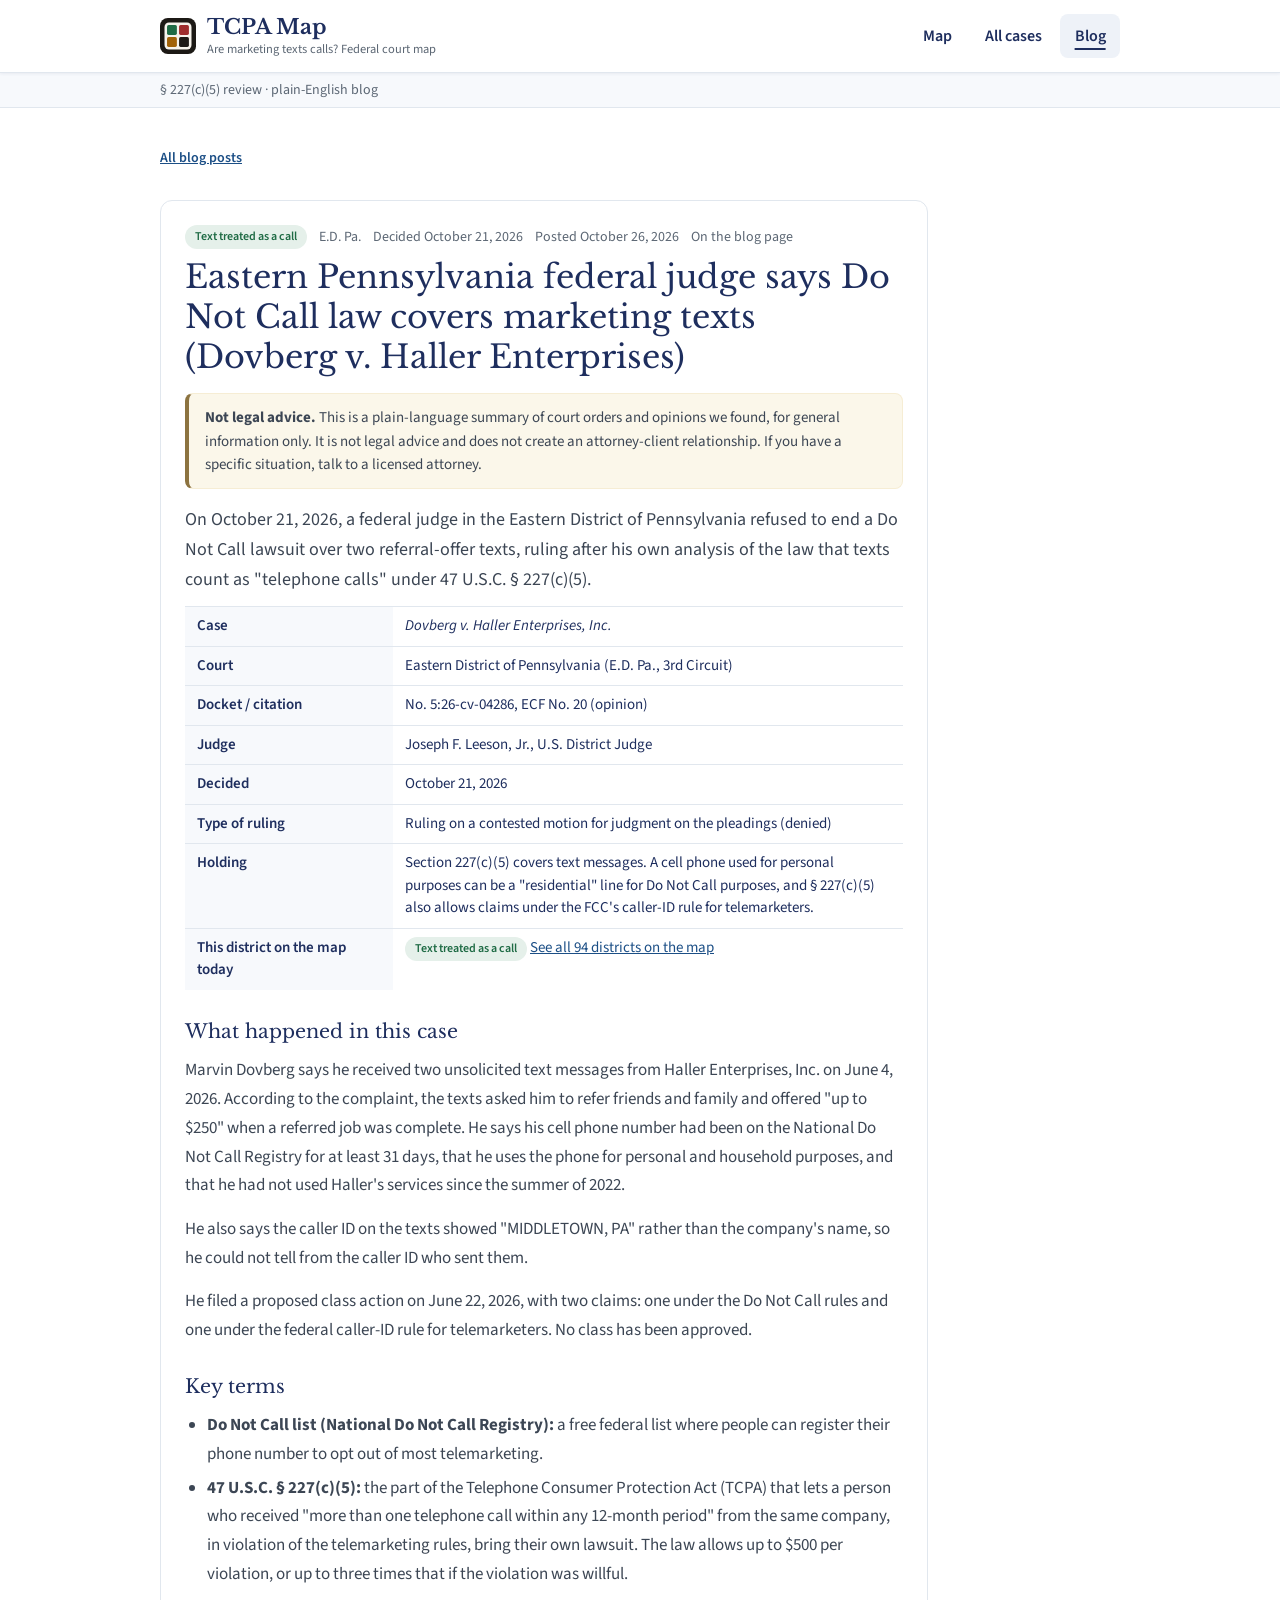
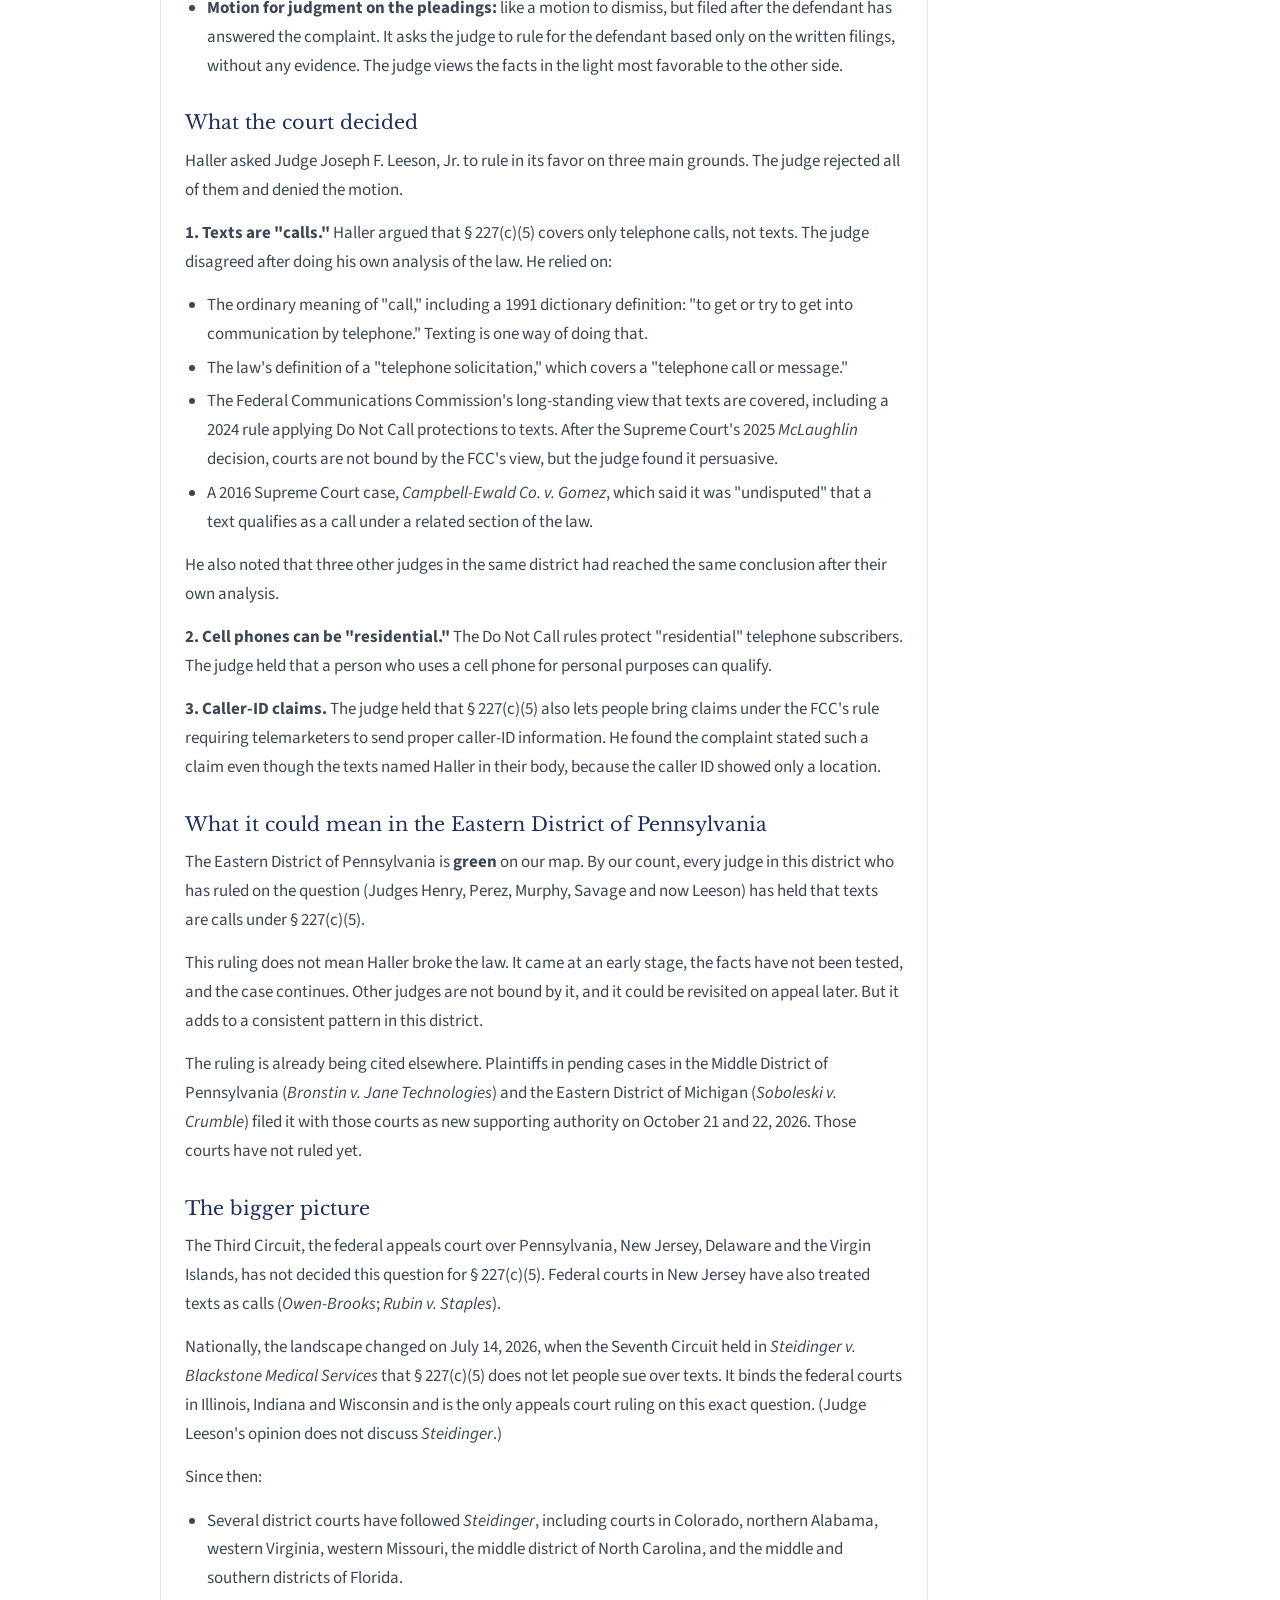
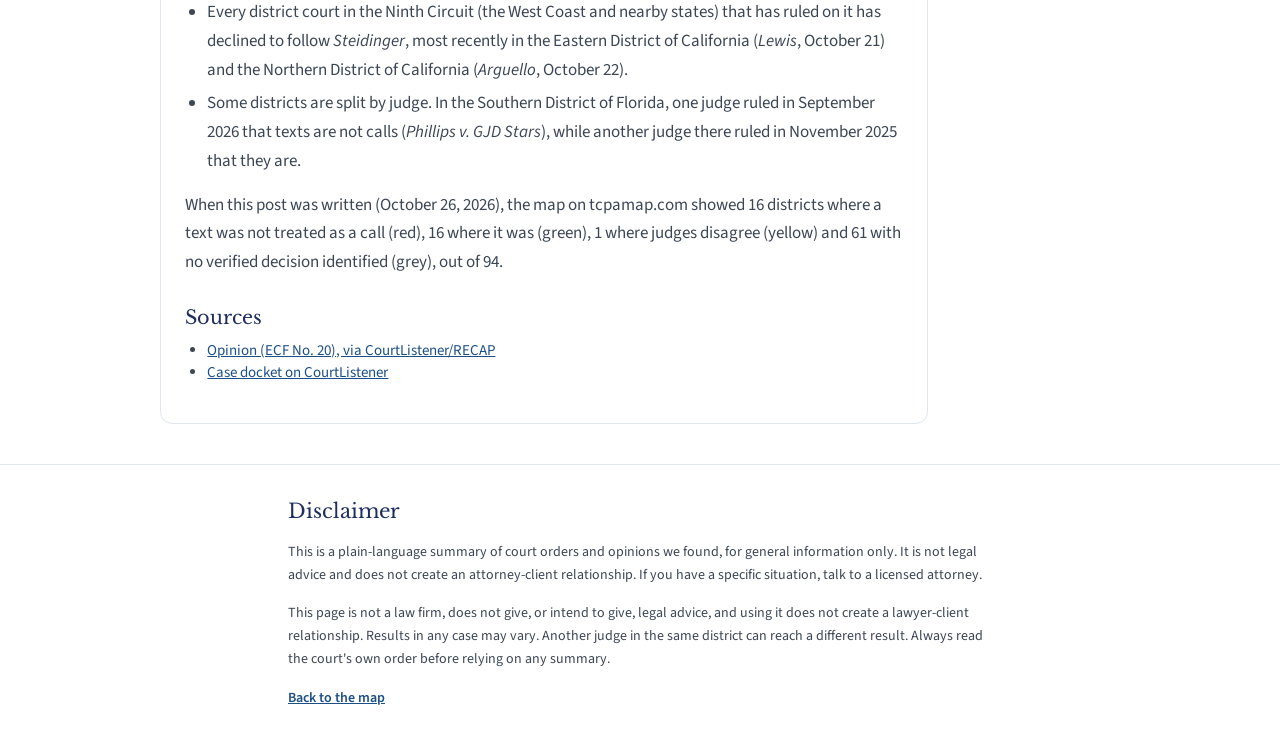
<file: blog/dovberg-v-haller-ed-pa-2026-10-21/index.html>
<!DOCTYPE html><html lang="en"><head><meta charSet="utf-8"/><meta name="viewport" content="width=device-width, initial-scale=1"/>
<title>Eastern Pennsylvania federal judge says Do Not Call law covers marketing texts (Dovberg v. Haller Enterprises)</title><meta name="description" content="On October 21, 2026, a federal judge in the Eastern District of Pennsylvania refused to end a Do Not Call lawsuit over two referral-offer texts, ruling after his own analysis of the law that texts count as &quot;telephone calls&quot; under 47 U.S.C. § 227(c)(5)."/><meta name="theme-color" content="#1c1915"/>
<link rel="canonical" href="https://tcpamap.com/blog/dovberg-v-haller-ed-pa-2026-10-21/"/>
<meta property="og:type" content="article"><meta property="og:site_name" content="tcpamap.com"><meta property="og:url" content="https://tcpamap.com/blog/dovberg-v-haller-ed-pa-2026-10-21/">
<meta property="og:title" content="Eastern Pennsylvania federal judge says Do Not Call law covers marketing texts (Dovberg v. Haller Enterprises)"><meta property="og:description" content="On October 21, 2026, a federal judge in the Eastern District of Pennsylvania refused to end a Do Not Call lawsuit over two referral-offer texts, ruling after his own analysis of the law that texts count as &quot;telephone calls&quot; under 47 U.S.C. § 227(c)(5)."><meta property="og:image" content="https://tcpamap.com/og.jpg">
<meta name="twitter:card" content="summary_large_image">
<link rel="icon" type="image/svg+xml" href="/favicon.svg"/><link rel="stylesheet" href="/assets/styles-BRyN_3hn.css"/>
<script type="application/ld+json">{"@context": "https://schema.org", "@type": "BlogPosting", "headline": "Eastern Pennsylvania federal judge says Do Not Call law covers marketing texts (Dovberg v. Haller Enterprises)", "description": "On October 21, 2026, a federal judge in the Eastern District of Pennsylvania refused to end a Do Not Call lawsuit over two referral-offer texts, ruling after his own analysis of the law that texts count as \"telephone calls\" under 47 U.S.C. § 227(c)(5).", "url": "https://tcpamap.com/blog/dovberg-v-haller-ed-pa-2026-10-21/", "datePublished": "2026-10-26", "inLanguage": "en", "isPartOf": {"@type": "Blog", "url": "https://tcpamap.com/blog/"}, "about": {"@type": "Legislation", "name": "Telephone Consumer Protection Act", "legislationIdentifier": "47 U.S.C. § 227(c)(5)"}}</script><script type="application/ld+json">{"@context": "https://schema.org", "@type": "BreadcrumbList", "itemListElement": [{"@type": "ListItem", "position": 1, "name": "Map", "item": "https://tcpamap.com/"}, {"@type": "ListItem", "position": 2, "name": "Blog", "item": "https://tcpamap.com/blog/"}, {"@type": "ListItem", "position": 3, "name": "Dovberg v. Haller Enterprises, Inc.", "item": "https://tcpamap.com/blog/dovberg-v-haller-ed-pa-2026-10-21/"}]}</script>
<style>
.blog-disc{border:1px solid var(--color-split-soft);background:#fbf7ea;border-left:4px solid var(--color-split);border-radius:.5rem;padding:.75rem 1rem;font-size:.9375rem;line-height:1.55;color:#3c4654;margin:1rem 0}
.blog-card{border:1px solid var(--color-line);border-radius:var(--radius-card,.75rem);background:#fff;padding:1.5rem;margin-top:2rem}
.blog-card h2{font-family:var(--font-display);color:var(--color-ink);font-size:1.5rem;line-height:1.3;margin:.5rem 0 .25rem}
.blog-card h2 a{color:inherit;text-decoration:none}.blog-card h2 a:hover{text-decoration:underline}
.blog-body h3,.blog-card h3{font-family:var(--font-display);color:var(--color-ink);font-size:1.2rem;margin:1.6rem 0 .5rem}
.blog-meta{font-size:.875rem;color:var(--color-muted);display:flex;flex-wrap:wrap;align-items:center;gap:.4rem .75rem}
.blog-meta a{color:var(--color-muted)}
.blog-lede{font-size:1.125rem;line-height:1.65;color:#3c4654;margin:.75rem 0}
.blog-body{font-size:1.0625rem;line-height:1.7;color:#3c4654}.blog-body p{margin:0 0 .9rem}
.blog-body ul,.blog-src,.blog-toc{list-style:disc;padding-left:1.4rem;margin:0 0 .9rem}.blog-body li{margin:.3rem 0}
.blog-body a,.blog-src a,.blog-toc a,.blog-facts a,.blog-intro a{color:#1c4f86;text-decoration:underline}
.blog-facts{width:100%;border-collapse:collapse;font-size:.9375rem;margin:.75rem 0 1rem}
.blog-facts th,.blog-facts td{text-align:left;vertical-align:top;padding:.5rem .75rem;border-top:1px solid var(--color-line)}
.blog-facts th{width:13rem;background:#f7f9fc;font-weight:600;color:var(--color-ink)}
.blog-src{font-size:.9375rem;color:#3c4654}.blog-toc li{margin:.35rem 0;font-size:1.0625rem}
.blog-intro p{margin:0 0 .9rem}
@media (max-width:640px){.blog-facts th{width:auto}.blog-card{padding:1.1rem}}
</style></head><body><div class="min-h-screen"><header class="th-bar th-w5"><style>html{scroll-padding-top:6rem}.th-bar{position:sticky;top:0;z-index:1100;background:#fff;border-bottom:1px solid var(--color-line);box-shadow:0 1px 3px rgba(30,46,94,.07)}.th-in{position:relative;max-width:72rem;margin:0 auto;display:flex;align-items:center;gap:1.25rem;min-height:4.5rem;padding:.625rem 1.25rem}.th-w5 .th-in,.th-w5+.th-sub p{max-width:64rem}.th-brand{display:flex;align-items:center;gap:.7rem;flex-shrink:0;color:var(--color-ink);text-decoration:none}.th-brand:hover .th-name{text-decoration:underline;text-underline-offset:.2em}.th-logo{display:block;width:2.25rem;height:2.25rem;flex-shrink:0}.th-words{display:flex;flex-direction:column;min-width:0;line-height:1.1}.th-name{font-family:var(--font-display);font-size:1.3rem;font-weight:700;letter-spacing:-.01em;white-space:nowrap}.th-tag{margin-top:.25rem;font-size:.78rem;color:var(--color-muted);white-space:nowrap}.th-nav{display:flex;align-items:center;gap:.25rem;margin-left:auto}.th-link{display:inline-flex;align-items:center;height:2.75rem;padding:0 .9rem;border-radius:.5rem;color:var(--color-ink);font-size:1rem;font-weight:600;text-decoration:none;white-space:nowrap}.th-link:hover{background:#f4f7fb}.th-link[aria-current]{background:#eef2f8;text-decoration:underline;text-decoration-thickness:2px;text-underline-offset:.45em}.th-link:focus-visible,.th-brand:focus-visible,.th-burger:focus-visible{outline:2px solid #1c6eae;outline-offset:2px}.th-cta{display:flex;align-items:center;flex-shrink:0;padding-left:1.25rem;border-left:1px solid var(--color-line)}.th-menu{display:none}.th-burger{display:flex;align-items:center;justify-content:center;width:2.75rem;height:2.75rem;list-style:none;border:1px solid var(--color-line);border-radius:.5rem;color:var(--color-ink);cursor:pointer;user-select:none}.th-burger::-webkit-details-marker{display:none}.th-burger::marker{content:none}.th-burger svg{width:1.4rem;height:1.4rem}.th-x,.th-menu[open] .th-bars{display:none}.th-menu[open] .th-x{display:block}.th-menu[open] .th-burger{background:#f4f7fb}.th-drop{position:absolute;left:0;right:0;top:100%;display:flex;flex-direction:column;gap:.25rem;padding:.5rem 1.25rem 1rem;background:#fff;border-bottom:1px solid var(--color-line);box-shadow:0 10px 18px rgba(30,46,94,.10)}.th-drop .th-link{height:3rem;padding:0 .75rem}.th-sub{background:#f7f9fc;border-bottom:1px solid var(--color-line)}.th-sub p{max-width:72rem;margin:0 auto;padding:.45rem 1.25rem}@media (min-width:640px){.th-in,.th-sub p{padding-left:2rem;padding-right:2rem}}@media (max-width:899px){.th-nav,.th-tag{display:none}.th-menu{display:block}.th-in{gap:.75rem;padding-top:.5rem;padding-bottom:.5rem;min-height:4rem}.th-brand{margin-right:auto}.th-cta{padding-left:0;border-left:0}}@media (max-width:559px){.th-bar{position:relative}.th-in{flex-wrap:wrap;gap:0 .5rem;min-height:0;padding:0 1.25rem}.th-brand,.th-menu{height:4rem;display:flex;align-items:center}.th-logo{width:2rem;height:2rem}.th-name{font-size:1.15rem}.th-drop{top:4rem;padding:.5rem 1.25rem 1rem}.th-cta{order:3;flex-basis:100%;justify-content:center;padding:.625rem 0 .75rem;border-top:1px solid var(--color-line)}}</style><div class="th-in"><a class="th-brand" href="/"><img src="/favicon.svg" alt="" width="36" height="36" class="th-logo"/><span class="th-words"><span class="th-name">TCPA Map</span><span class="th-tag">Are marketing texts calls? Federal court map</span></span></a><nav class="th-nav" aria-label="Main"><a class="th-link" href="/">Map</a><a class="th-link" href="/removed-cases">All cases</a><a class="th-link" href="/blog/" aria-current="true">Blog</a></nav><details class="th-menu"><summary class="th-burger" aria-label="Menu"><svg class="th-bars" viewBox="0 0 20 20" aria-hidden="true" fill="none" stroke="currentColor" stroke-width="1.8"><path d="M3 5.5h14M3 10h14M3 14.5h14" stroke-linecap="round" stroke-linejoin="round"></path></svg><svg class="th-x" viewBox="0 0 20 20" aria-hidden="true" fill="none" stroke="currentColor" stroke-width="1.8"><path d="M5 5l10 10M15 5 5 15" stroke-linecap="round" stroke-linejoin="round"></path></svg></summary><nav class="th-drop" aria-label="Main menu"><a class="th-link" href="/">Map</a><a class="th-link" href="/removed-cases">All cases</a><a class="th-link" href="/blog/" aria-current="true">Blog</a></nav></details></div></header><div class="th-sub"><p class="text-sm text-muted">§ 227(c)(5) review · plain-English blog</p></div><main class="mx-auto max-w-5xl px-5 py-10 sm:px-8"><div class="max-w-3xl"><p class="text-sm text-muted"><a class="font-semibold text-[#1c4f86] underline" href="/blog/">All blog posts</a></p><article class="blog-card" id="dovberg-v-haller-ed-pa-2026-10-21">
<p class="blog-meta"><span class="inline-block rounded-full px-2.5 py-1 text-xs font-semibold bg-is-call-soft text-is-call">Text treated as a call</span><span>E.D. Pa.</span><span>Decided October 21, 2026</span><span>Posted October 26, 2026</span><span><a href="/blog/#dovberg-v-haller-ed-pa-2026-10-21">On the blog page</a></span></p>
<h1 class="font-display text-4xl leading-tight text-ink" style="font-size:2rem;margin:.5rem 0 .25rem">Eastern Pennsylvania federal judge says Do Not Call law covers marketing texts (Dovberg v. Haller Enterprises)</h1>
<div class="blog-disc"><strong>Not legal advice.</strong> This is a plain-language summary of court orders and opinions we found, for general information only. It is not legal advice and does not create an attorney-client relationship. If you have a specific situation, talk to a licensed attorney.</div>
<p class="blog-lede">On October 21, 2026, a federal judge in the Eastern District of Pennsylvania refused to end a Do Not Call lawsuit over two referral-offer texts, ruling after his own analysis of the law that texts count as "telephone calls" under 47 U.S.C. § 227(c)(5).</p>
<table class="blog-facts"><tbody>
<tr><th>Case</th><td><em>Dovberg v. Haller Enterprises, Inc.</em></td></tr>
<tr><th>Court</th><td>Eastern District of Pennsylvania (E.D. Pa., 3rd Circuit)</td></tr>
<tr><th>Docket / citation</th><td>No. 5:26-cv-04286, ECF No. 20 (opinion)</td></tr>
<tr><th>Judge</th><td>Joseph F. Leeson, Jr., U.S. District Judge</td></tr>
<tr><th>Decided</th><td>October 21, 2026</td></tr>
<tr><th>Type of ruling</th><td>Ruling on a contested motion for judgment on the pleadings (denied)</td></tr>
<tr><th>Holding</th><td>Section 227(c)(5) covers text messages. A cell phone used for personal purposes can be a "residential" line for Do Not Call purposes, and § 227(c)(5) also allows claims under the FCC's caller-ID rule for telemarketers.</td></tr>
<tr><th>This district on the map today</th><td><span class="inline-block rounded-full px-2.5 py-1 text-xs font-semibold bg-is-call-soft text-is-call">Text treated as a call</span> <a href="/#district-map">See all 94 districts on the map</a></td></tr>
</tbody></table>
<div class="blog-body"><h3>What happened in this case</h3>
<p>Marvin Dovberg says he received two unsolicited text messages from Haller Enterprises, Inc. on June 4, 2026. According to the complaint, the texts asked him to refer friends and family and offered "up to $250" when a referred job was complete. He says his cell phone number had been on the National Do Not Call Registry for at least 31 days, that he uses the phone for personal and household purposes, and that he had not used Haller's services since the summer of 2022.</p>
<p>He also says the caller ID on the texts showed "MIDDLETOWN, PA" rather than the company's name, so he could not tell from the caller ID who sent them.</p>
<p>He filed a proposed class action on June 22, 2026, with two claims: one under the Do Not Call rules and one under the federal caller-ID rule for telemarketers. No class has been approved.</p>
<h3>Key terms</h3>
<ul><li><strong>Do Not Call list (National Do Not Call Registry):</strong> a free federal list where people can register their phone number to opt out of most telemarketing.</li><li><strong>47 U.S.C. § 227(c)(5):</strong> the part of the Telephone Consumer Protection Act (TCPA) that lets a person who received "more than one telephone call within any 12-month period" from the same company, in violation of the telemarketing rules, bring their own lawsuit. The law allows up to $500 per violation, or up to three times that if the violation was willful.</li><li><strong>Motion for judgment on the pleadings:</strong> like a motion to dismiss, but filed after the defendant has answered the complaint. It asks the judge to rule for the defendant based only on the written filings, without any evidence. The judge views the facts in the light most favorable to the other side.</li></ul>
<h3>What the court decided</h3>
<p>Haller asked Judge Joseph F. Leeson, Jr. to rule in its favor on three main grounds. The judge rejected all of them and denied the motion.</p>
<p><strong>1. Texts are "calls."</strong> Haller argued that § 227(c)(5) covers only telephone calls, not texts. The judge disagreed after doing his own analysis of the law. He relied on:</p>
<ul><li>The ordinary meaning of "call," including a 1991 dictionary definition: "to get or try to get into communication by telephone." Texting is one way of doing that.</li><li>The law's definition of a "telephone solicitation," which covers a "telephone call or message."</li><li>The Federal Communications Commission's long-standing view that texts are covered, including a 2024 rule applying Do Not Call protections to texts. After the Supreme Court's 2025 <em>McLaughlin</em> decision, courts are not bound by the FCC's view, but the judge found it persuasive.</li><li>A 2016 Supreme Court case, <em>Campbell-Ewald Co. v. Gomez</em>, which said it was "undisputed" that a text qualifies as a call under a related section of the law.</li></ul>
<p>He also noted that three other judges in the same district had reached the same conclusion after their own analysis.</p>
<p><strong>2. Cell phones can be "residential."</strong> The Do Not Call rules protect "residential" telephone subscribers. The judge held that a person who uses a cell phone for personal purposes can qualify.</p>
<p><strong>3. Caller-ID claims.</strong> The judge held that § 227(c)(5) also lets people bring claims under the FCC's rule requiring telemarketers to send proper caller-ID information. He found the complaint stated such a claim even though the texts named Haller in their body, because the caller ID showed only a location.</p>
<h3>What it could mean in the Eastern District of Pennsylvania</h3>
<p>The Eastern District of Pennsylvania is <strong>green</strong> on our map. By our count, every judge in this district who has ruled on the question (Judges Henry, Perez, Murphy, Savage and now Leeson) has held that texts are calls under § 227(c)(5).</p>
<p>This ruling does not mean Haller broke the law. It came at an early stage, the facts have not been tested, and the case continues. Other judges are not bound by it, and it could be revisited on appeal later. But it adds to a consistent pattern in this district.</p>
<p>The ruling is already being cited elsewhere. Plaintiffs in pending cases in the Middle District of Pennsylvania (<em>Bronstin v. Jane Technologies</em>) and the Eastern District of Michigan (<em>Soboleski v. Crumble</em>) filed it with those courts as new supporting authority on October 21 and 22, 2026. Those courts have not ruled yet.</p>
<h3>The bigger picture</h3>
<p>The Third Circuit, the federal appeals court over Pennsylvania, New Jersey, Delaware and the Virgin Islands, has not decided this question for § 227(c)(5). Federal courts in New Jersey have also treated texts as calls (<em>Owen-Brooks</em>; <em>Rubin v. Staples</em>).</p>
<p>Nationally, the landscape changed on July 14, 2026, when the Seventh Circuit held in <em>Steidinger v. Blackstone Medical Services</em> that § 227(c)(5) does not let people sue over texts. It binds the federal courts in Illinois, Indiana and Wisconsin and is the only appeals court ruling on this exact question. (Judge Leeson's opinion does not discuss <em>Steidinger</em>.)</p>
<p>Since then:</p>
<ul><li>Several district courts have followed <em>Steidinger</em>, including courts in Colorado, northern Alabama, western Virginia, western Missouri, the middle district of North Carolina, and the middle and southern districts of Florida.</li><li>Every district court in the Ninth Circuit (the West Coast and nearby states) that has ruled on it has declined to follow <em>Steidinger</em>, most recently in the Eastern District of California (<em>Lewis</em>, October 21) and the Northern District of California (<em>Arguello</em>, October 22).</li><li>Some districts are split by judge. In the Southern District of Florida, one judge ruled in September 2026 that texts are not calls (<em>Phillips v. GJD Stars</em>), while another judge there ruled in November 2025 that they are.</li></ul>
<p>When this post was written (October 26, 2026), the map on tcpamap.com showed 16 districts where a text was not treated as a call (red), 16 where it was (green), 1 where judges disagree (yellow) and 61 with no verified decision identified (grey), out of 94.</p></div>
<h3>Sources</h3><ul class="blog-src"><li><a href="https://storage.courtlistener.com/recap/gov.uscourts.paed.656766/gov.uscourts.paed.656766.20.0.pdf" target="_blank" rel="noopener">Opinion (ECF No. 20), via CourtListener/RECAP</a></li><li><a href="https://www.courtlistener.com/docket/73518445/dovberg-v-haller-enterprises-inc/" target="_blank" rel="noopener">Case docket on CourtListener</a></li></ul>
</article></div></main><footer class="border-t border-line"><div class="mx-auto max-w-3xl space-y-4 px-5 py-8 text-sm leading-relaxed text-[#3c4654] sm:px-8"><h2 class="font-display text-xl text-ink">Disclaimer</h2><p>This is a plain-language summary of court orders and opinions we found, for general information only. It is not legal advice and does not create an attorney-client relationship. If you have a specific situation, talk to a licensed attorney.</p><p>This page is not a law firm, does not give, or intend to give, legal advice, and using it does not create a lawyer-client relationship. Results in any case may vary. Another judge in the same district can reach a different result. Always read the court's own order before relying on any summary.</p><p><a class="font-semibold text-[#1c4f86] underline" href="/">Back to the map</a></p></div></footer></div></body></html>
</file>
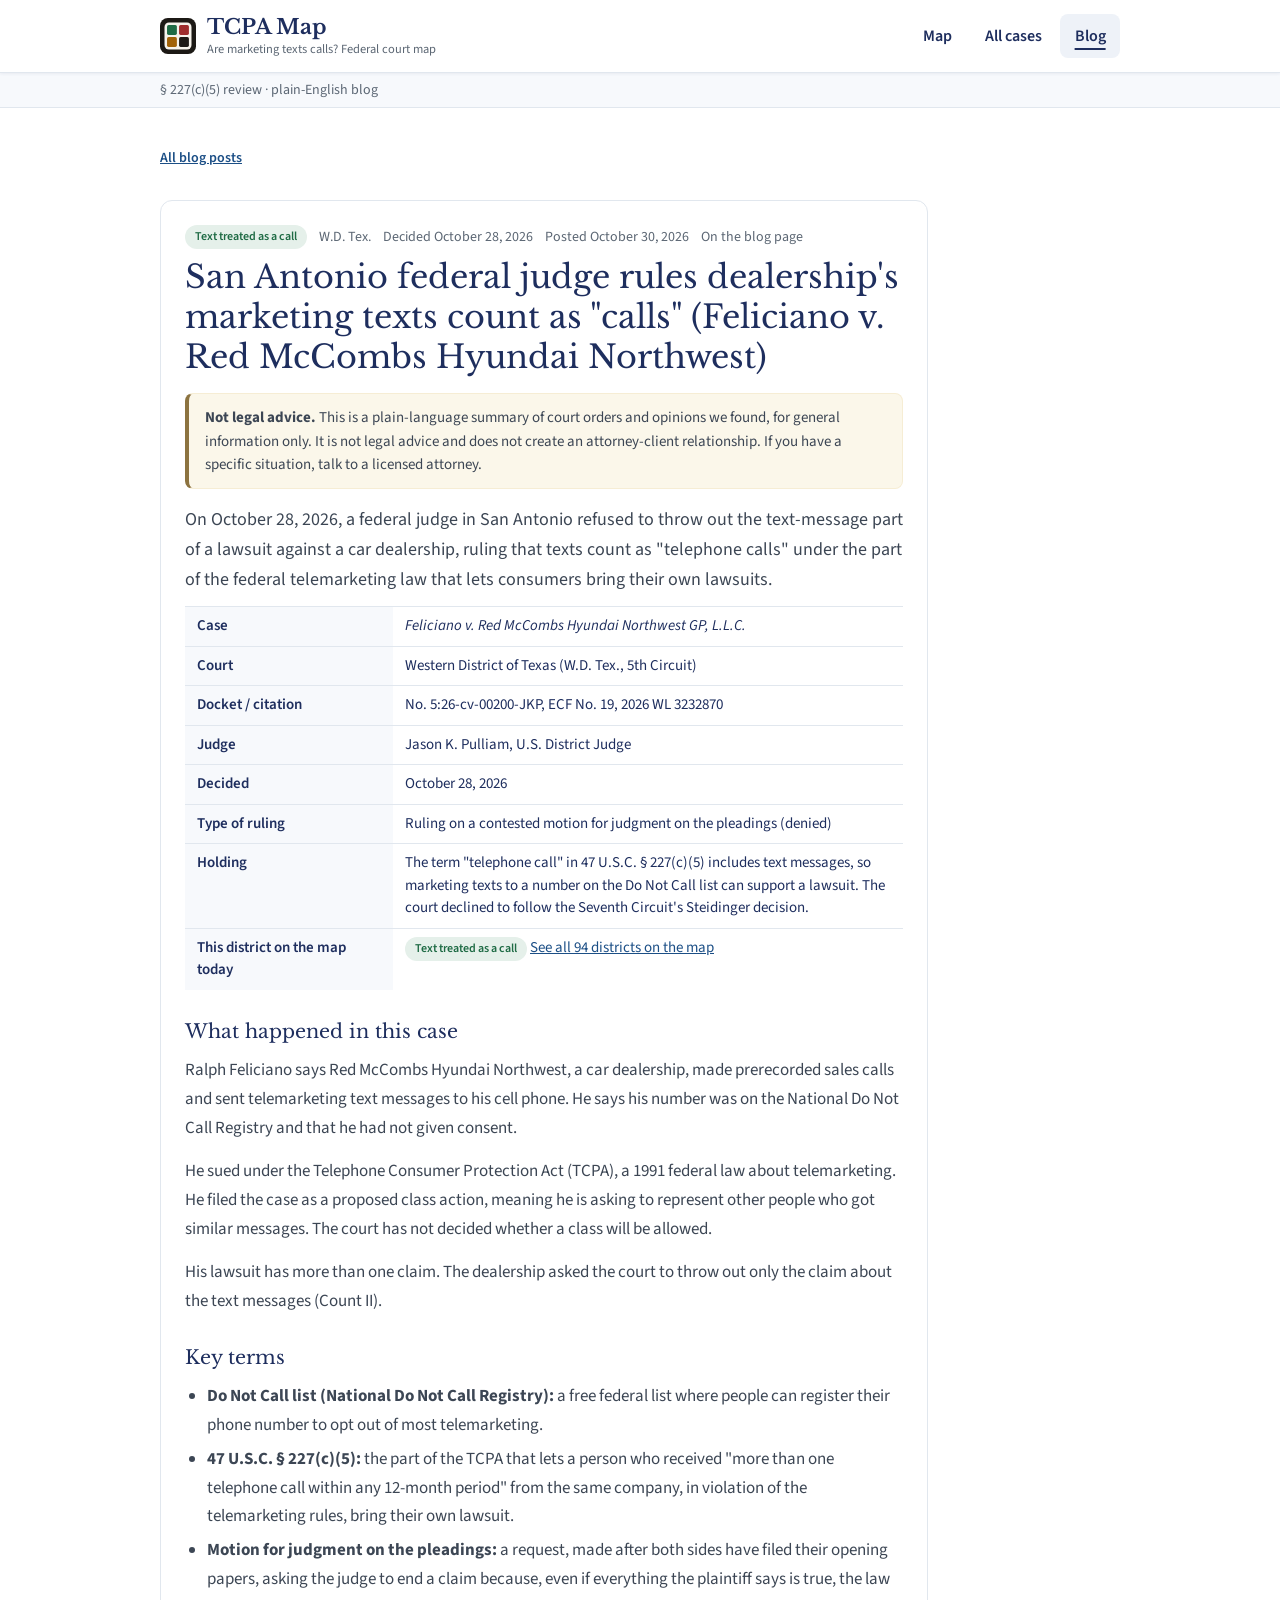
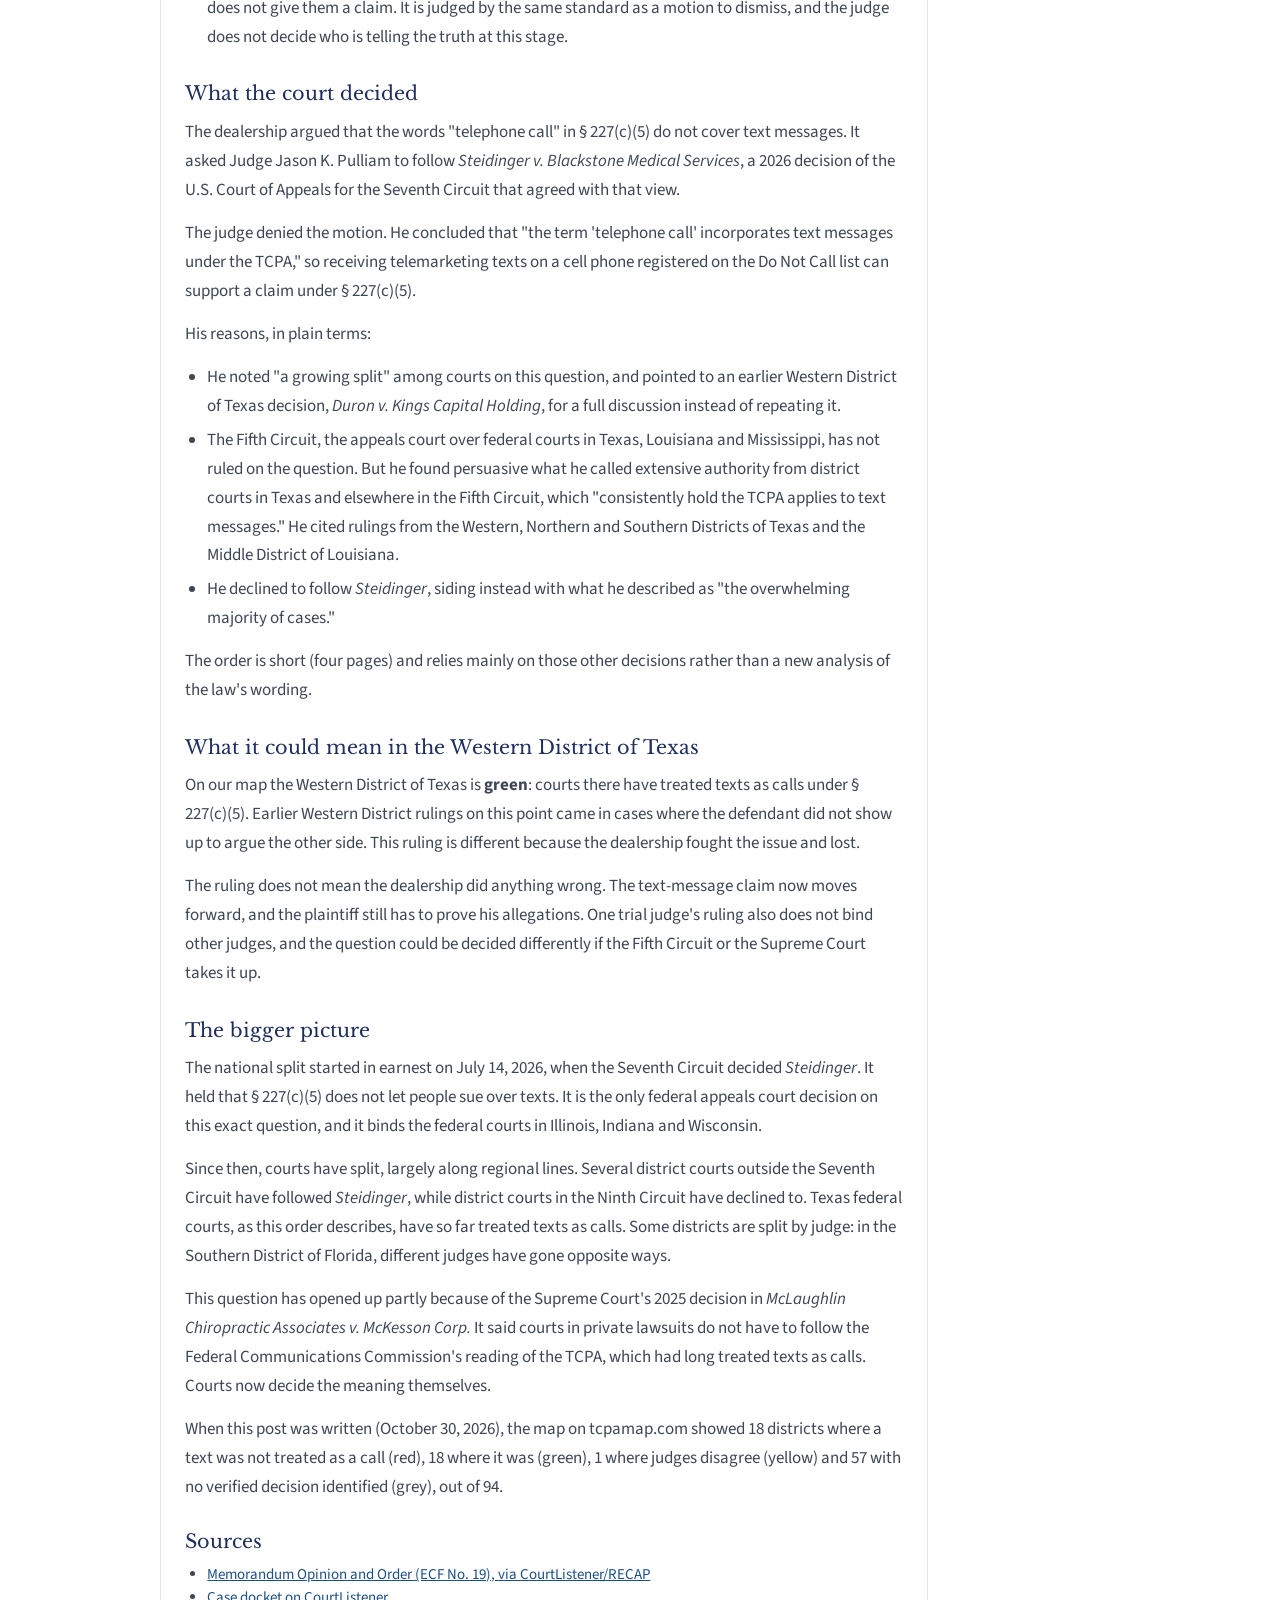
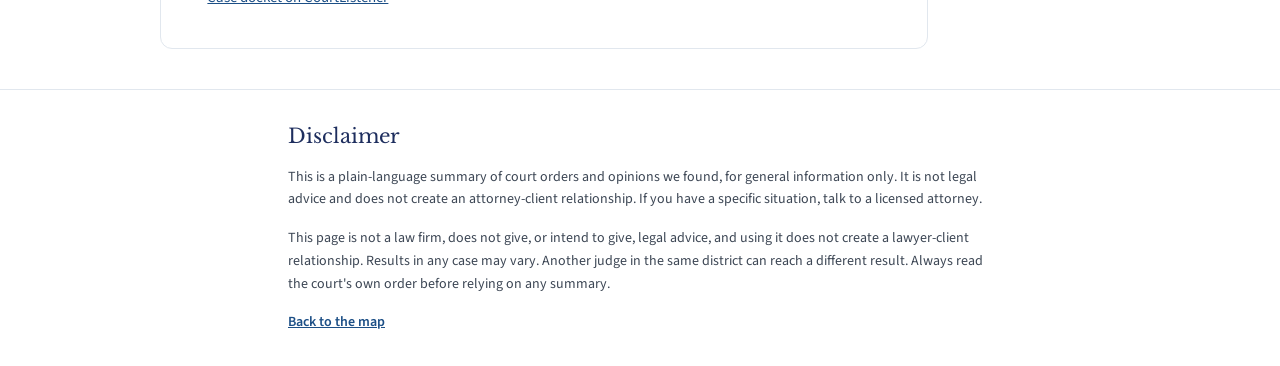
<file: blog/feliciano-v-red-mccombs-wd-tex-2026-10-28/index.html>
<!DOCTYPE html><html lang="en"><head><meta charSet="utf-8"/><meta name="viewport" content="width=device-width, initial-scale=1"/>
<title>San Antonio federal judge rules dealership&#x27;s marketing texts count as &quot;calls&quot; (Feliciano v. Red McCombs Hyundai Northwest)</title><meta name="description" content="On October 28, 2026, a federal judge in San Antonio refused to throw out the text-message part of a lawsuit against a car dealership, ruling that texts count as &quot;telephone calls&quot; under the part of the federal telemarketing law that lets consumers bring their own lawsuits."/><meta name="theme-color" content="#1c1915"/>
<link rel="canonical" href="https://tcpamap.com/blog/feliciano-v-red-mccombs-wd-tex-2026-10-28/"/>
<meta property="og:type" content="article"><meta property="og:site_name" content="tcpamap.com"><meta property="og:url" content="https://tcpamap.com/blog/feliciano-v-red-mccombs-wd-tex-2026-10-28/">
<meta property="og:title" content="San Antonio federal judge rules dealership&#x27;s marketing texts count as &quot;calls&quot; (Feliciano v. Red McCombs Hyundai Northwest)"><meta property="og:description" content="On October 28, 2026, a federal judge in San Antonio refused to throw out the text-message part of a lawsuit against a car dealership, ruling that texts count as &quot;telephone calls&quot; under the part of the federal telemarketing law that lets consumers bring their own lawsuits."><meta property="og:image" content="https://tcpamap.com/og.jpg">
<meta name="twitter:card" content="summary_large_image">
<link rel="icon" type="image/svg+xml" href="/favicon.svg"/><link rel="stylesheet" href="/assets/styles-BRyN_3hn.css"/>
<script type="application/ld+json">{"@context": "https://schema.org", "@type": "BlogPosting", "headline": "San Antonio federal judge rules dealership's marketing texts count as \"calls\" (Feliciano v. Red McCombs Hyundai Northwest)", "description": "On October 28, 2026, a federal judge in San Antonio refused to throw out the text-message part of a lawsuit against a car dealership, ruling that texts count as \"telephone calls\" under the part of the federal telemarketing law that lets consumers bring their own lawsuits.", "url": "https://tcpamap.com/blog/feliciano-v-red-mccombs-wd-tex-2026-10-28/", "datePublished": "2026-10-30", "inLanguage": "en", "isPartOf": {"@type": "Blog", "url": "https://tcpamap.com/blog/"}, "about": {"@type": "Legislation", "name": "Telephone Consumer Protection Act", "legislationIdentifier": "47 U.S.C. § 227(c)(5)"}}</script><script type="application/ld+json">{"@context": "https://schema.org", "@type": "BreadcrumbList", "itemListElement": [{"@type": "ListItem", "position": 1, "name": "Map", "item": "https://tcpamap.com/"}, {"@type": "ListItem", "position": 2, "name": "Blog", "item": "https://tcpamap.com/blog/"}, {"@type": "ListItem", "position": 3, "name": "Feliciano v. Red McCombs Hyundai Northwest GP, L.L.C.", "item": "https://tcpamap.com/blog/feliciano-v-red-mccombs-wd-tex-2026-10-28/"}]}</script>
<style>
.blog-disc{border:1px solid var(--color-split-soft);background:#fbf7ea;border-left:4px solid var(--color-split);border-radius:.5rem;padding:.75rem 1rem;font-size:.9375rem;line-height:1.55;color:#3c4654;margin:1rem 0}
.blog-card{border:1px solid var(--color-line);border-radius:var(--radius-card,.75rem);background:#fff;padding:1.5rem;margin-top:2rem}
.blog-card h2{font-family:var(--font-display);color:var(--color-ink);font-size:1.5rem;line-height:1.3;margin:.5rem 0 .25rem}
.blog-card h2 a{color:inherit;text-decoration:none}.blog-card h2 a:hover{text-decoration:underline}
.blog-body h3,.blog-card h3{font-family:var(--font-display);color:var(--color-ink);font-size:1.2rem;margin:1.6rem 0 .5rem}
.blog-meta{font-size:.875rem;color:var(--color-muted);display:flex;flex-wrap:wrap;align-items:center;gap:.4rem .75rem}
.blog-meta a{color:var(--color-muted)}
.blog-lede{font-size:1.125rem;line-height:1.65;color:#3c4654;margin:.75rem 0}
.blog-body{font-size:1.0625rem;line-height:1.7;color:#3c4654}.blog-body p{margin:0 0 .9rem}
.blog-body ul,.blog-src,.blog-toc{list-style:disc;padding-left:1.4rem;margin:0 0 .9rem}.blog-body li{margin:.3rem 0}
.blog-body a,.blog-src a,.blog-toc a,.blog-facts a,.blog-intro a{color:#1c4f86;text-decoration:underline}
.blog-facts{width:100%;border-collapse:collapse;font-size:.9375rem;margin:.75rem 0 1rem}
.blog-facts th,.blog-facts td{text-align:left;vertical-align:top;padding:.5rem .75rem;border-top:1px solid var(--color-line)}
.blog-facts th{width:13rem;background:#f7f9fc;font-weight:600;color:var(--color-ink)}
.blog-src{font-size:.9375rem;color:#3c4654}.blog-toc li{margin:.35rem 0;font-size:1.0625rem}
.blog-intro p{margin:0 0 .9rem}
@media (max-width:640px){.blog-facts th{width:auto}.blog-card{padding:1.1rem}}
</style></head><body><div class="min-h-screen"><header class="th-bar th-w5"><style>html{scroll-padding-top:6rem}.th-bar{position:sticky;top:0;z-index:1100;background:#fff;border-bottom:1px solid var(--color-line);box-shadow:0 1px 3px rgba(30,46,94,.07)}.th-in{position:relative;max-width:72rem;margin:0 auto;display:flex;align-items:center;gap:1.25rem;min-height:4.5rem;padding:.625rem 1.25rem}.th-w5 .th-in,.th-w5+.th-sub p{max-width:64rem}.th-brand{display:flex;align-items:center;gap:.7rem;flex-shrink:0;color:var(--color-ink);text-decoration:none}.th-brand:hover .th-name{text-decoration:underline;text-underline-offset:.2em}.th-logo{display:block;width:2.25rem;height:2.25rem;flex-shrink:0}.th-words{display:flex;flex-direction:column;min-width:0;line-height:1.1}.th-name{font-family:var(--font-display);font-size:1.3rem;font-weight:700;letter-spacing:-.01em;white-space:nowrap}.th-tag{margin-top:.25rem;font-size:.78rem;color:var(--color-muted);white-space:nowrap}.th-nav{display:flex;align-items:center;gap:.25rem;margin-left:auto}.th-link{display:inline-flex;align-items:center;height:2.75rem;padding:0 .9rem;border-radius:.5rem;color:var(--color-ink);font-size:1rem;font-weight:600;text-decoration:none;white-space:nowrap}.th-link:hover{background:#f4f7fb}.th-link[aria-current]{background:#eef2f8;text-decoration:underline;text-decoration-thickness:2px;text-underline-offset:.45em}.th-link:focus-visible,.th-brand:focus-visible,.th-burger:focus-visible{outline:2px solid #1c6eae;outline-offset:2px}.th-cta{display:flex;align-items:center;flex-shrink:0;padding-left:1.25rem;border-left:1px solid var(--color-line)}.th-menu{display:none}.th-burger{display:flex;align-items:center;justify-content:center;width:2.75rem;height:2.75rem;list-style:none;border:1px solid var(--color-line);border-radius:.5rem;color:var(--color-ink);cursor:pointer;user-select:none}.th-burger::-webkit-details-marker{display:none}.th-burger::marker{content:none}.th-burger svg{width:1.4rem;height:1.4rem}.th-x,.th-menu[open] .th-bars{display:none}.th-menu[open] .th-x{display:block}.th-menu[open] .th-burger{background:#f4f7fb}.th-drop{position:absolute;left:0;right:0;top:100%;display:flex;flex-direction:column;gap:.25rem;padding:.5rem 1.25rem 1rem;background:#fff;border-bottom:1px solid var(--color-line);box-shadow:0 10px 18px rgba(30,46,94,.10)}.th-drop .th-link{height:3rem;padding:0 .75rem}.th-sub{background:#f7f9fc;border-bottom:1px solid var(--color-line)}.th-sub p{max-width:72rem;margin:0 auto;padding:.45rem 1.25rem}@media (min-width:640px){.th-in,.th-sub p{padding-left:2rem;padding-right:2rem}}@media (max-width:899px){.th-nav,.th-tag{display:none}.th-menu{display:block}.th-in{gap:.75rem;padding-top:.5rem;padding-bottom:.5rem;min-height:4rem}.th-brand{margin-right:auto}.th-cta{padding-left:0;border-left:0}}@media (max-width:559px){.th-bar{position:relative}.th-in{flex-wrap:wrap;gap:0 .5rem;min-height:0;padding:0 1.25rem}.th-brand,.th-menu{height:4rem;display:flex;align-items:center}.th-logo{width:2rem;height:2rem}.th-name{font-size:1.15rem}.th-drop{top:4rem;padding:.5rem 1.25rem 1rem}.th-cta{order:3;flex-basis:100%;justify-content:center;padding:.625rem 0 .75rem;border-top:1px solid var(--color-line)}}</style><div class="th-in"><a class="th-brand" href="/"><img src="/favicon.svg" alt="" width="36" height="36" class="th-logo"/><span class="th-words"><span class="th-name">TCPA Map</span><span class="th-tag">Are marketing texts calls? Federal court map</span></span></a><nav class="th-nav" aria-label="Main"><a class="th-link" href="/">Map</a><a class="th-link" href="/removed-cases">All cases</a><a class="th-link" href="/blog/" aria-current="true">Blog</a></nav><details class="th-menu"><summary class="th-burger" aria-label="Menu"><svg class="th-bars" viewBox="0 0 20 20" aria-hidden="true" fill="none" stroke="currentColor" stroke-width="1.8"><path d="M3 5.5h14M3 10h14M3 14.5h14" stroke-linecap="round" stroke-linejoin="round"></path></svg><svg class="th-x" viewBox="0 0 20 20" aria-hidden="true" fill="none" stroke="currentColor" stroke-width="1.8"><path d="M5 5l10 10M15 5 5 15" stroke-linecap="round" stroke-linejoin="round"></path></svg></summary><nav class="th-drop" aria-label="Main menu"><a class="th-link" href="/">Map</a><a class="th-link" href="/removed-cases">All cases</a><a class="th-link" href="/blog/" aria-current="true">Blog</a></nav></details></div></header><div class="th-sub"><p class="text-sm text-muted">§ 227(c)(5) review · plain-English blog</p></div><main class="mx-auto max-w-5xl px-5 py-10 sm:px-8"><div class="max-w-3xl"><p class="text-sm text-muted"><a class="font-semibold text-[#1c4f86] underline" href="/blog/">All blog posts</a></p><article class="blog-card" id="feliciano-v-red-mccombs-wd-tex-2026-10-28">
<p class="blog-meta"><span class="inline-block rounded-full px-2.5 py-1 text-xs font-semibold bg-is-call-soft text-is-call">Text treated as a call</span><span>W.D. Tex.</span><span>Decided October 28, 2026</span><span>Posted October 30, 2026</span><span><a href="/blog/#feliciano-v-red-mccombs-wd-tex-2026-10-28">On the blog page</a></span></p>
<h1 class="font-display text-4xl leading-tight text-ink" style="font-size:2rem;margin:.5rem 0 .25rem">San Antonio federal judge rules dealership's marketing texts count as "calls" (Feliciano v. Red McCombs Hyundai Northwest)</h1>
<div class="blog-disc"><strong>Not legal advice.</strong> This is a plain-language summary of court orders and opinions we found, for general information only. It is not legal advice and does not create an attorney-client relationship. If you have a specific situation, talk to a licensed attorney.</div>
<p class="blog-lede">On October 28, 2026, a federal judge in San Antonio refused to throw out the text-message part of a lawsuit against a car dealership, ruling that texts count as "telephone calls" under the part of the federal telemarketing law that lets consumers bring their own lawsuits.</p>
<table class="blog-facts"><tbody>
<tr><th>Case</th><td><em>Feliciano v. Red McCombs Hyundai Northwest GP, L.L.C.</em></td></tr>
<tr><th>Court</th><td>Western District of Texas (W.D. Tex., 5th Circuit)</td></tr>
<tr><th>Docket / citation</th><td>No. 5:26-cv-00200-JKP, ECF No. 19, 2026 WL 3232870</td></tr>
<tr><th>Judge</th><td>Jason K. Pulliam, U.S. District Judge</td></tr>
<tr><th>Decided</th><td>October 28, 2026</td></tr>
<tr><th>Type of ruling</th><td>Ruling on a contested motion for judgment on the pleadings (denied)</td></tr>
<tr><th>Holding</th><td>The term "telephone call" in 47 U.S.C. § 227(c)(5) includes text messages, so marketing texts to a number on the Do Not Call list can support a lawsuit. The court declined to follow the Seventh Circuit's Steidinger decision.</td></tr>
<tr><th>This district on the map today</th><td><span class="inline-block rounded-full px-2.5 py-1 text-xs font-semibold bg-is-call-soft text-is-call">Text treated as a call</span> <a href="/#district-map">See all 94 districts on the map</a></td></tr>
</tbody></table>
<div class="blog-body"><h3>What happened in this case</h3>
<p>Ralph Feliciano says Red McCombs Hyundai Northwest, a car dealership, made prerecorded sales calls and sent telemarketing text messages to his cell phone. He says his number was on the National Do Not Call Registry and that he had not given consent.</p>
<p>He sued under the Telephone Consumer Protection Act (TCPA), a 1991 federal law about telemarketing. He filed the case as a proposed class action, meaning he is asking to represent other people who got similar messages. The court has not decided whether a class will be allowed.</p>
<p>His lawsuit has more than one claim. The dealership asked the court to throw out only the claim about the text messages (Count II).</p>
<h3>Key terms</h3>
<ul><li><strong>Do Not Call list (National Do Not Call Registry):</strong> a free federal list where people can register their phone number to opt out of most telemarketing.</li><li><strong>47 U.S.C. § 227(c)(5):</strong> the part of the TCPA that lets a person who received "more than one telephone call within any 12-month period" from the same company, in violation of the telemarketing rules, bring their own lawsuit.</li><li><strong>Motion for judgment on the pleadings:</strong> a request, made after both sides have filed their opening papers, asking the judge to end a claim because, even if everything the plaintiff says is true, the law does not give them a claim. It is judged by the same standard as a motion to dismiss, and the judge does not decide who is telling the truth at this stage.</li></ul>
<h3>What the court decided</h3>
<p>The dealership argued that the words "telephone call" in § 227(c)(5) do not cover text messages. It asked Judge Jason K. Pulliam to follow <em>Steidinger v. Blackstone Medical Services</em>, a 2026 decision of the U.S. Court of Appeals for the Seventh Circuit that agreed with that view.</p>
<p>The judge denied the motion. He concluded that "the term 'telephone call' incorporates text messages under the TCPA," so receiving telemarketing texts on a cell phone registered on the Do Not Call list can support a claim under § 227(c)(5).</p>
<p>His reasons, in plain terms:</p>
<ul><li>He noted "a growing split" among courts on this question, and pointed to an earlier Western District of Texas decision, <em>Duron v. Kings Capital Holding</em>, for a full discussion instead of repeating it.</li><li>The Fifth Circuit, the appeals court over federal courts in Texas, Louisiana and Mississippi, has not ruled on the question. But he found persuasive what he called extensive authority from district courts in Texas and elsewhere in the Fifth Circuit, which "consistently hold the TCPA applies to text messages." He cited rulings from the Western, Northern and Southern Districts of Texas and the Middle District of Louisiana.</li><li>He declined to follow <em>Steidinger</em>, siding instead with what he described as "the overwhelming majority of cases."</li></ul>
<p>The order is short (four pages) and relies mainly on those other decisions rather than a new analysis of the law's wording.</p>
<h3>What it could mean in the Western District of Texas</h3>
<p>On our map the Western District of Texas is <strong>green</strong>: courts there have treated texts as calls under § 227(c)(5). Earlier Western District rulings on this point came in cases where the defendant did not show up to argue the other side. This ruling is different because the dealership fought the issue and lost.</p>
<p>The ruling does not mean the dealership did anything wrong. The text-message claim now moves forward, and the plaintiff still has to prove his allegations. One trial judge's ruling also does not bind other judges, and the question could be decided differently if the Fifth Circuit or the Supreme Court takes it up.</p>
<h3>The bigger picture</h3>
<p>The national split started in earnest on July 14, 2026, when the Seventh Circuit decided <em>Steidinger</em>. It held that § 227(c)(5) does not let people sue over texts. It is the only federal appeals court decision on this exact question, and it binds the federal courts in Illinois, Indiana and Wisconsin.</p>
<p>Since then, courts have split, largely along regional lines. Several district courts outside the Seventh Circuit have followed <em>Steidinger</em>, while district courts in the Ninth Circuit have declined to. Texas federal courts, as this order describes, have so far treated texts as calls. Some districts are split by judge: in the Southern District of Florida, different judges have gone opposite ways.</p>
<p>This question has opened up partly because of the Supreme Court's 2025 decision in <em>McLaughlin Chiropractic Associates v. McKesson Corp.</em> It said courts in private lawsuits do not have to follow the Federal Communications Commission's reading of the TCPA, which had long treated texts as calls. Courts now decide the meaning themselves.</p>
<p>When this post was written (October 30, 2026), the map on tcpamap.com showed 18 districts where a text was not treated as a call (red), 18 where it was (green), 1 where judges disagree (yellow) and 57 with no verified decision identified (grey), out of 94.</p></div>
<h3>Sources</h3><ul class="blog-src"><li><a href="https://storage.courtlistener.com/recap/gov.uscourts.txwd.1172885031/gov.uscourts.txwd.1172885031.19.0.pdf" target="_blank" rel="noopener">Memorandum Opinion and Order (ECF No. 19), via CourtListener/RECAP</a></li><li><a href="https://www.courtlistener.com/docket/72152682/feliciano-v-red-mccombs-hyundai-northwest-gp-llc/" target="_blank" rel="noopener">Case docket on CourtListener</a></li></ul>
</article></div></main><footer class="border-t border-line"><div class="mx-auto max-w-3xl space-y-4 px-5 py-8 text-sm leading-relaxed text-[#3c4654] sm:px-8"><h2 class="font-display text-xl text-ink">Disclaimer</h2><p>This is a plain-language summary of court orders and opinions we found, for general information only. It is not legal advice and does not create an attorney-client relationship. If you have a specific situation, talk to a licensed attorney.</p><p>This page is not a law firm, does not give, or intend to give, legal advice, and using it does not create a lawyer-client relationship. Results in any case may vary. Another judge in the same district can reach a different result. Always read the court's own order before relying on any summary.</p><p><a class="font-semibold text-[#1c4f86] underline" href="/">Back to the map</a></p></div></footer></div></body></html>
</file>
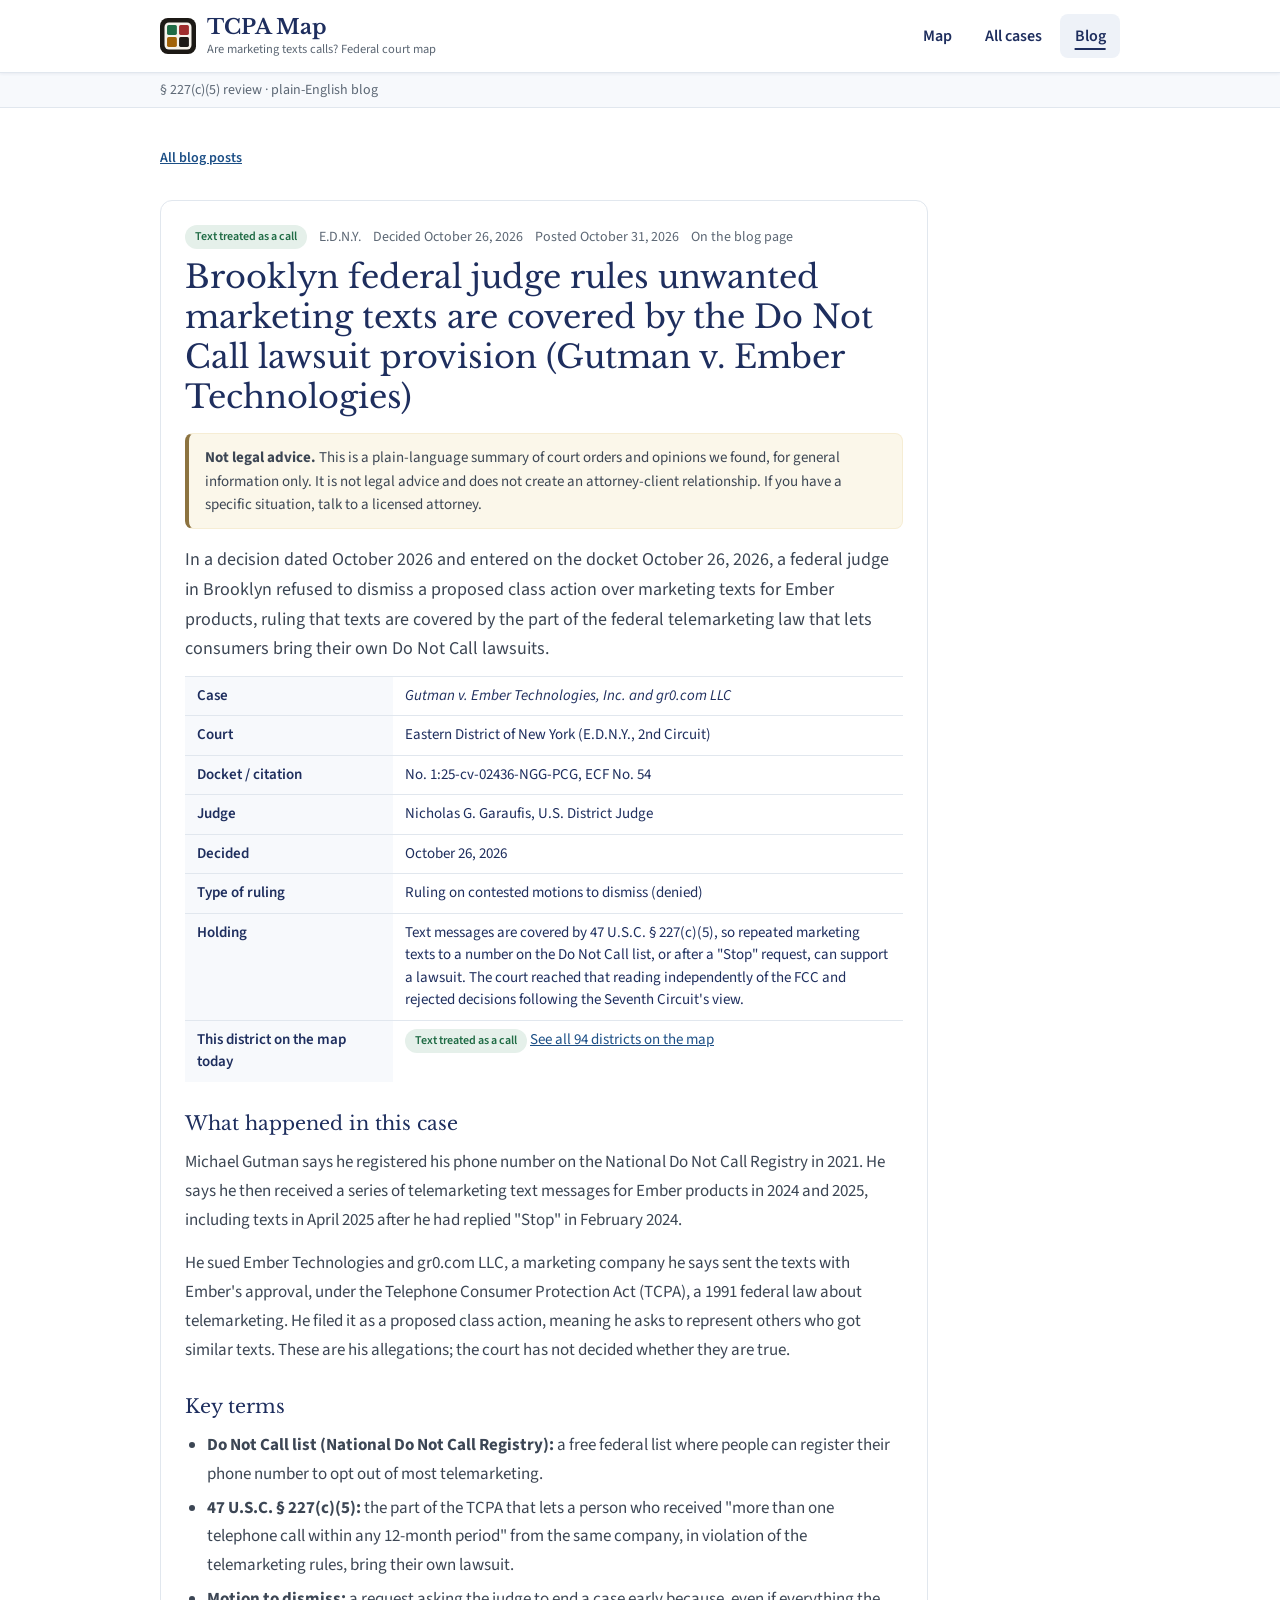
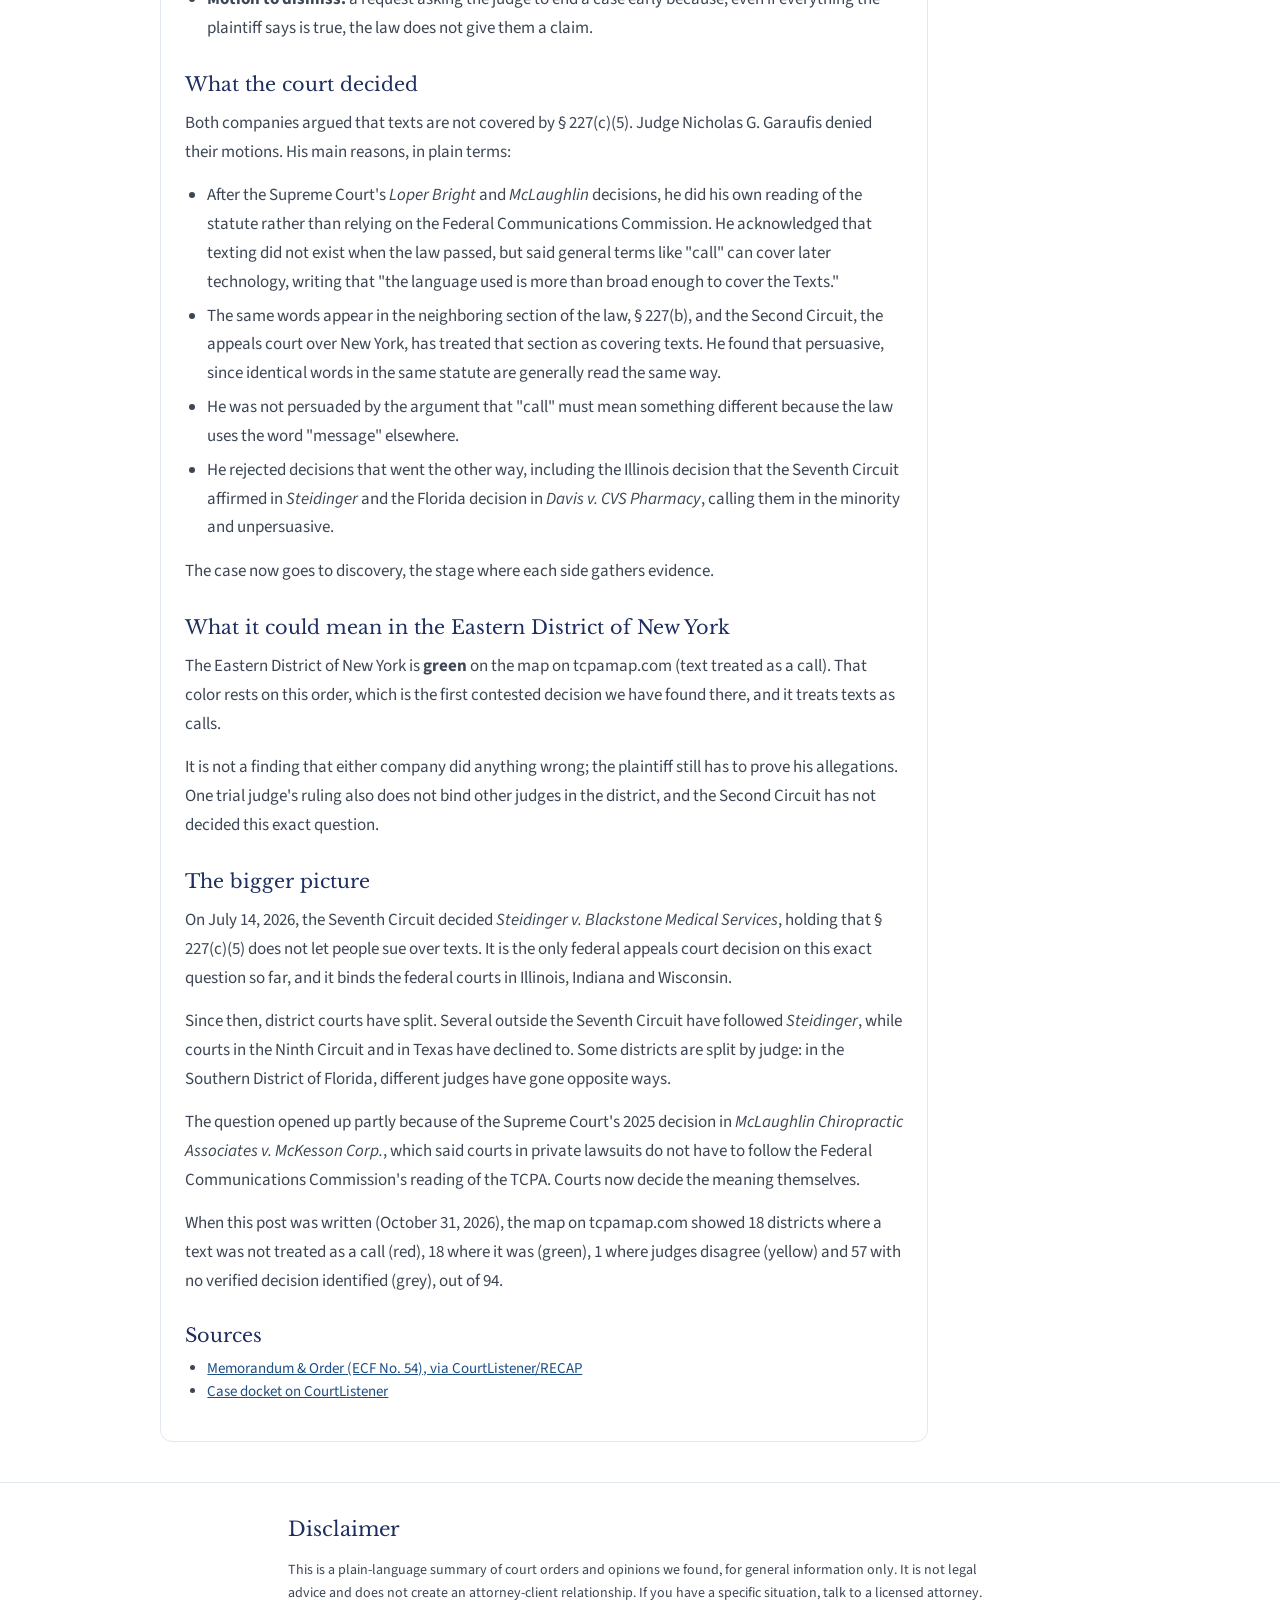
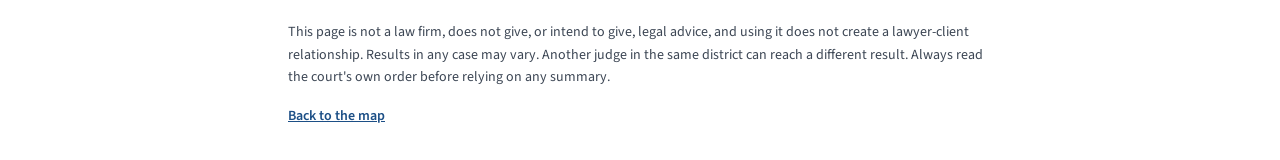
<file: blog/gutman-v-ember-technologies-ed-ny-2026-10-26/index.html>
<!DOCTYPE html><html lang="en"><head><meta charSet="utf-8"/><meta name="viewport" content="width=device-width, initial-scale=1"/>
<title>Brooklyn federal judge rules unwanted marketing texts are covered by the Do Not Call lawsuit provision (Gutman v. Ember Technologies)</title><meta name="description" content="In a decision dated October 2026 and entered on the docket October 26, 2026, a federal judge in Brooklyn refused to dismiss a proposed class action over marketing texts for Ember products, ruling that texts are covered by the part of the federal telemarketing law that lets consumers bring their own "/><meta name="theme-color" content="#1c1915"/>
<link rel="canonical" href="https://tcpamap.com/blog/gutman-v-ember-technologies-ed-ny-2026-10-26/"/>
<meta property="og:type" content="article"><meta property="og:site_name" content="tcpamap.com"><meta property="og:url" content="https://tcpamap.com/blog/gutman-v-ember-technologies-ed-ny-2026-10-26/">
<meta property="og:title" content="Brooklyn federal judge rules unwanted marketing texts are covered by the Do Not Call lawsuit provision (Gutman v. Ember Technologies)"><meta property="og:description" content="In a decision dated October 2026 and entered on the docket October 26, 2026, a federal judge in Brooklyn refused to dismiss a proposed class action over marketing texts for Ember products, ruling that texts are covered by the part of the federal telemarketing law that lets consumers bring their own "><meta property="og:image" content="https://tcpamap.com/og.jpg">
<meta name="twitter:card" content="summary_large_image">
<link rel="icon" type="image/svg+xml" href="/favicon.svg"/><link rel="stylesheet" href="/assets/styles-BRyN_3hn.css"/>
<script type="application/ld+json">{"@context": "https://schema.org", "@type": "BlogPosting", "headline": "Brooklyn federal judge rules unwanted marketing texts are covered by the Do Not Call lawsuit provision (Gutman v. Ember Technologies)", "description": "In a decision dated October 2026 and entered on the docket October 26, 2026, a federal judge in Brooklyn refused to dismiss a proposed class action over marketing texts for Ember products, ruling that texts are covered by the part of the federal telemarketing law that lets consumers bring their own Do Not Call lawsuits.", "url": "https://tcpamap.com/blog/gutman-v-ember-technologies-ed-ny-2026-10-26/", "datePublished": "2026-10-31", "inLanguage": "en", "isPartOf": {"@type": "Blog", "url": "https://tcpamap.com/blog/"}, "about": {"@type": "Legislation", "name": "Telephone Consumer Protection Act", "legislationIdentifier": "47 U.S.C. § 227(c)(5)"}}</script><script type="application/ld+json">{"@context": "https://schema.org", "@type": "BreadcrumbList", "itemListElement": [{"@type": "ListItem", "position": 1, "name": "Map", "item": "https://tcpamap.com/"}, {"@type": "ListItem", "position": 2, "name": "Blog", "item": "https://tcpamap.com/blog/"}, {"@type": "ListItem", "position": 3, "name": "Gutman v. Ember Technologies, Inc. and gr0.com LLC", "item": "https://tcpamap.com/blog/gutman-v-ember-technologies-ed-ny-2026-10-26/"}]}</script>
<style>
.blog-disc{border:1px solid var(--color-split-soft);background:#fbf7ea;border-left:4px solid var(--color-split);border-radius:.5rem;padding:.75rem 1rem;font-size:.9375rem;line-height:1.55;color:#3c4654;margin:1rem 0}
.blog-card{border:1px solid var(--color-line);border-radius:var(--radius-card,.75rem);background:#fff;padding:1.5rem;margin-top:2rem}
.blog-card h2{font-family:var(--font-display);color:var(--color-ink);font-size:1.5rem;line-height:1.3;margin:.5rem 0 .25rem}
.blog-card h2 a{color:inherit;text-decoration:none}.blog-card h2 a:hover{text-decoration:underline}
.blog-body h3,.blog-card h3{font-family:var(--font-display);color:var(--color-ink);font-size:1.2rem;margin:1.6rem 0 .5rem}
.blog-meta{font-size:.875rem;color:var(--color-muted);display:flex;flex-wrap:wrap;align-items:center;gap:.4rem .75rem}
.blog-meta a{color:var(--color-muted)}
.blog-lede{font-size:1.125rem;line-height:1.65;color:#3c4654;margin:.75rem 0}
.blog-body{font-size:1.0625rem;line-height:1.7;color:#3c4654}.blog-body p{margin:0 0 .9rem}
.blog-body ul,.blog-src,.blog-toc{list-style:disc;padding-left:1.4rem;margin:0 0 .9rem}.blog-body li{margin:.3rem 0}
.blog-body a,.blog-src a,.blog-toc a,.blog-facts a,.blog-intro a{color:#1c4f86;text-decoration:underline}
.blog-facts{width:100%;border-collapse:collapse;font-size:.9375rem;margin:.75rem 0 1rem}
.blog-facts th,.blog-facts td{text-align:left;vertical-align:top;padding:.5rem .75rem;border-top:1px solid var(--color-line)}
.blog-facts th{width:13rem;background:#f7f9fc;font-weight:600;color:var(--color-ink)}
.blog-src{font-size:.9375rem;color:#3c4654}.blog-toc li{margin:.35rem 0;font-size:1.0625rem}
.blog-intro p{margin:0 0 .9rem}
@media (max-width:640px){.blog-facts th{width:auto}.blog-card{padding:1.1rem}}
</style></head><body><div class="min-h-screen"><header class="th-bar th-w5"><style>html{scroll-padding-top:6rem}.th-bar{position:sticky;top:0;z-index:1100;background:#fff;border-bottom:1px solid var(--color-line);box-shadow:0 1px 3px rgba(30,46,94,.07)}.th-in{position:relative;max-width:72rem;margin:0 auto;display:flex;align-items:center;gap:1.25rem;min-height:4.5rem;padding:.625rem 1.25rem}.th-w5 .th-in,.th-w5+.th-sub p{max-width:64rem}.th-brand{display:flex;align-items:center;gap:.7rem;flex-shrink:0;color:var(--color-ink);text-decoration:none}.th-brand:hover .th-name{text-decoration:underline;text-underline-offset:.2em}.th-logo{display:block;width:2.25rem;height:2.25rem;flex-shrink:0}.th-words{display:flex;flex-direction:column;min-width:0;line-height:1.1}.th-name{font-family:var(--font-display);font-size:1.3rem;font-weight:700;letter-spacing:-.01em;white-space:nowrap}.th-tag{margin-top:.25rem;font-size:.78rem;color:var(--color-muted);white-space:nowrap}.th-nav{display:flex;align-items:center;gap:.25rem;margin-left:auto}.th-link{display:inline-flex;align-items:center;height:2.75rem;padding:0 .9rem;border-radius:.5rem;color:var(--color-ink);font-size:1rem;font-weight:600;text-decoration:none;white-space:nowrap}.th-link:hover{background:#f4f7fb}.th-link[aria-current]{background:#eef2f8;text-decoration:underline;text-decoration-thickness:2px;text-underline-offset:.45em}.th-link:focus-visible,.th-brand:focus-visible,.th-burger:focus-visible{outline:2px solid #1c6eae;outline-offset:2px}.th-cta{display:flex;align-items:center;flex-shrink:0;padding-left:1.25rem;border-left:1px solid var(--color-line)}.th-menu{display:none}.th-burger{display:flex;align-items:center;justify-content:center;width:2.75rem;height:2.75rem;list-style:none;border:1px solid var(--color-line);border-radius:.5rem;color:var(--color-ink);cursor:pointer;user-select:none}.th-burger::-webkit-details-marker{display:none}.th-burger::marker{content:none}.th-burger svg{width:1.4rem;height:1.4rem}.th-x,.th-menu[open] .th-bars{display:none}.th-menu[open] .th-x{display:block}.th-menu[open] .th-burger{background:#f4f7fb}.th-drop{position:absolute;left:0;right:0;top:100%;display:flex;flex-direction:column;gap:.25rem;padding:.5rem 1.25rem 1rem;background:#fff;border-bottom:1px solid var(--color-line);box-shadow:0 10px 18px rgba(30,46,94,.10)}.th-drop .th-link{height:3rem;padding:0 .75rem}.th-sub{background:#f7f9fc;border-bottom:1px solid var(--color-line)}.th-sub p{max-width:72rem;margin:0 auto;padding:.45rem 1.25rem}@media (min-width:640px){.th-in,.th-sub p{padding-left:2rem;padding-right:2rem}}@media (max-width:899px){.th-nav,.th-tag{display:none}.th-menu{display:block}.th-in{gap:.75rem;padding-top:.5rem;padding-bottom:.5rem;min-height:4rem}.th-brand{margin-right:auto}.th-cta{padding-left:0;border-left:0}}@media (max-width:559px){.th-bar{position:relative}.th-in{flex-wrap:wrap;gap:0 .5rem;min-height:0;padding:0 1.25rem}.th-brand,.th-menu{height:4rem;display:flex;align-items:center}.th-logo{width:2rem;height:2rem}.th-name{font-size:1.15rem}.th-drop{top:4rem;padding:.5rem 1.25rem 1rem}.th-cta{order:3;flex-basis:100%;justify-content:center;padding:.625rem 0 .75rem;border-top:1px solid var(--color-line)}}</style><div class="th-in"><a class="th-brand" href="/"><img src="/favicon.svg" alt="" width="36" height="36" class="th-logo"/><span class="th-words"><span class="th-name">TCPA Map</span><span class="th-tag">Are marketing texts calls? Federal court map</span></span></a><nav class="th-nav" aria-label="Main"><a class="th-link" href="/">Map</a><a class="th-link" href="/removed-cases">All cases</a><a class="th-link" href="/blog/" aria-current="true">Blog</a></nav><details class="th-menu"><summary class="th-burger" aria-label="Menu"><svg class="th-bars" viewBox="0 0 20 20" aria-hidden="true" fill="none" stroke="currentColor" stroke-width="1.8"><path d="M3 5.5h14M3 10h14M3 14.5h14" stroke-linecap="round" stroke-linejoin="round"></path></svg><svg class="th-x" viewBox="0 0 20 20" aria-hidden="true" fill="none" stroke="currentColor" stroke-width="1.8"><path d="M5 5l10 10M15 5 5 15" stroke-linecap="round" stroke-linejoin="round"></path></svg></summary><nav class="th-drop" aria-label="Main menu"><a class="th-link" href="/">Map</a><a class="th-link" href="/removed-cases">All cases</a><a class="th-link" href="/blog/" aria-current="true">Blog</a></nav></details></div></header><div class="th-sub"><p class="text-sm text-muted">§ 227(c)(5) review · plain-English blog</p></div><main class="mx-auto max-w-5xl px-5 py-10 sm:px-8"><div class="max-w-3xl"><p class="text-sm text-muted"><a class="font-semibold text-[#1c4f86] underline" href="/blog/">All blog posts</a></p><article class="blog-card" id="gutman-v-ember-technologies-ed-ny-2026-10-26">
<p class="blog-meta"><span class="inline-block rounded-full px-2.5 py-1 text-xs font-semibold bg-is-call-soft text-is-call">Text treated as a call</span><span>E.D.N.Y.</span><span>Decided October 26, 2026</span><span>Posted October 31, 2026</span><span><a href="/blog/#gutman-v-ember-technologies-ed-ny-2026-10-26">On the blog page</a></span></p>
<h1 class="font-display text-4xl leading-tight text-ink" style="font-size:2rem;margin:.5rem 0 .25rem">Brooklyn federal judge rules unwanted marketing texts are covered by the Do Not Call lawsuit provision (Gutman v. Ember Technologies)</h1>
<div class="blog-disc"><strong>Not legal advice.</strong> This is a plain-language summary of court orders and opinions we found, for general information only. It is not legal advice and does not create an attorney-client relationship. If you have a specific situation, talk to a licensed attorney.</div>
<p class="blog-lede">In a decision dated October 2026 and entered on the docket October 26, 2026, a federal judge in Brooklyn refused to dismiss a proposed class action over marketing texts for Ember products, ruling that texts are covered by the part of the federal telemarketing law that lets consumers bring their own Do Not Call lawsuits.</p>
<table class="blog-facts"><tbody>
<tr><th>Case</th><td><em>Gutman v. Ember Technologies, Inc. and gr0.com LLC</em></td></tr>
<tr><th>Court</th><td>Eastern District of New York (E.D.N.Y., 2nd Circuit)</td></tr>
<tr><th>Docket / citation</th><td>No. 1:25-cv-02436-NGG-PCG, ECF No. 54</td></tr>
<tr><th>Judge</th><td>Nicholas G. Garaufis, U.S. District Judge</td></tr>
<tr><th>Decided</th><td>October 26, 2026</td></tr>
<tr><th>Type of ruling</th><td>Ruling on contested motions to dismiss (denied)</td></tr>
<tr><th>Holding</th><td>Text messages are covered by 47 U.S.C. § 227(c)(5), so repeated marketing texts to a number on the Do Not Call list, or after a "Stop" request, can support a lawsuit. The court reached that reading independently of the FCC and rejected decisions following the Seventh Circuit's view.</td></tr>
<tr><th>This district on the map today</th><td><span class="inline-block rounded-full px-2.5 py-1 text-xs font-semibold bg-is-call-soft text-is-call">Text treated as a call</span> <a href="/#district-map">See all 94 districts on the map</a></td></tr>
</tbody></table>
<div class="blog-body"><h3>What happened in this case</h3>
<p>Michael Gutman says he registered his phone number on the National Do Not Call Registry in 2021. He says he then received a series of telemarketing text messages for Ember products in 2024 and 2025, including texts in April 2025 after he had replied "Stop" in February 2024.</p>
<p>He sued Ember Technologies and gr0.com LLC, a marketing company he says sent the texts with Ember's approval, under the Telephone Consumer Protection Act (TCPA), a 1991 federal law about telemarketing. He filed it as a proposed class action, meaning he asks to represent others who got similar texts. These are his allegations; the court has not decided whether they are true.</p>
<h3>Key terms</h3>
<ul><li><strong>Do Not Call list (National Do Not Call Registry):</strong> a free federal list where people can register their phone number to opt out of most telemarketing.</li><li><strong>47 U.S.C. § 227(c)(5):</strong> the part of the TCPA that lets a person who received "more than one telephone call within any 12-month period" from the same company, in violation of the telemarketing rules, bring their own lawsuit.</li><li><strong>Motion to dismiss:</strong> a request asking the judge to end a case early because, even if everything the plaintiff says is true, the law does not give them a claim.</li></ul>
<h3>What the court decided</h3>
<p>Both companies argued that texts are not covered by § 227(c)(5). Judge Nicholas G. Garaufis denied their motions. His main reasons, in plain terms:</p>
<ul><li>After the Supreme Court's <em>Loper Bright</em> and <em>McLaughlin</em> decisions, he did his own reading of the statute rather than relying on the Federal Communications Commission. He acknowledged that texting did not exist when the law passed, but said general terms like "call" can cover later technology, writing that "the language used is more than broad enough to cover the Texts."</li><li>The same words appear in the neighboring section of the law, § 227(b), and the Second Circuit, the appeals court over New York, has treated that section as covering texts. He found that persuasive, since identical words in the same statute are generally read the same way.</li><li>He was not persuaded by the argument that "call" must mean something different because the law uses the word "message" elsewhere.</li><li>He rejected decisions that went the other way, including the Illinois decision that the Seventh Circuit affirmed in <em>Steidinger</em> and the Florida decision in <em>Davis v. CVS Pharmacy</em>, calling them in the minority and unpersuasive.</li></ul>
<p>The case now goes to discovery, the stage where each side gathers evidence.</p>
<h3>What it could mean in the Eastern District of New York</h3>
<p>The Eastern District of New York is <strong>green</strong> on the map on tcpamap.com (text treated as a call). That color rests on this order, which is the first contested decision we have found there, and it treats texts as calls.</p>
<p>It is not a finding that either company did anything wrong; the plaintiff still has to prove his allegations. One trial judge's ruling also does not bind other judges in the district, and the Second Circuit has not decided this exact question.</p>
<h3>The bigger picture</h3>
<p>On July 14, 2026, the Seventh Circuit decided <em>Steidinger v. Blackstone Medical Services</em>, holding that § 227(c)(5) does not let people sue over texts. It is the only federal appeals court decision on this exact question so far, and it binds the federal courts in Illinois, Indiana and Wisconsin.</p>
<p>Since then, district courts have split. Several outside the Seventh Circuit have followed <em>Steidinger</em>, while courts in the Ninth Circuit and in Texas have declined to. Some districts are split by judge: in the Southern District of Florida, different judges have gone opposite ways.</p>
<p>The question opened up partly because of the Supreme Court's 2025 decision in <em>McLaughlin Chiropractic Associates v. McKesson Corp.</em>, which said courts in private lawsuits do not have to follow the Federal Communications Commission's reading of the TCPA. Courts now decide the meaning themselves.</p>
<p>When this post was written (October 31, 2026), the map on tcpamap.com showed 18 districts where a text was not treated as a call (red), 18 where it was (green), 1 where judges disagree (yellow) and 57 with no verified decision identified (grey), out of 94.</p></div>
<h3>Sources</h3><ul class="blog-src"><li><a href="https://storage.courtlistener.com/recap/gov.uscourts.nyed.530819/gov.uscourts.nyed.530819.54.0.pdf" target="_blank" rel="noopener">Memorandum &amp; Order (ECF No. 54), via CourtListener/RECAP</a></li><li><a href="https://www.courtlistener.com/docket/70056792/gutman-v-ember-technologies-inc/" target="_blank" rel="noopener">Case docket on CourtListener</a></li></ul>
</article></div></main><footer class="border-t border-line"><div class="mx-auto max-w-3xl space-y-4 px-5 py-8 text-sm leading-relaxed text-[#3c4654] sm:px-8"><h2 class="font-display text-xl text-ink">Disclaimer</h2><p>This is a plain-language summary of court orders and opinions we found, for general information only. It is not legal advice and does not create an attorney-client relationship. If you have a specific situation, talk to a licensed attorney.</p><p>This page is not a law firm, does not give, or intend to give, legal advice, and using it does not create a lawyer-client relationship. Results in any case may vary. Another judge in the same district can reach a different result. Always read the court's own order before relying on any summary.</p><p><a class="font-semibold text-[#1c4f86] underline" href="/">Back to the map</a></p></div></footer></div></body></html>
</file>
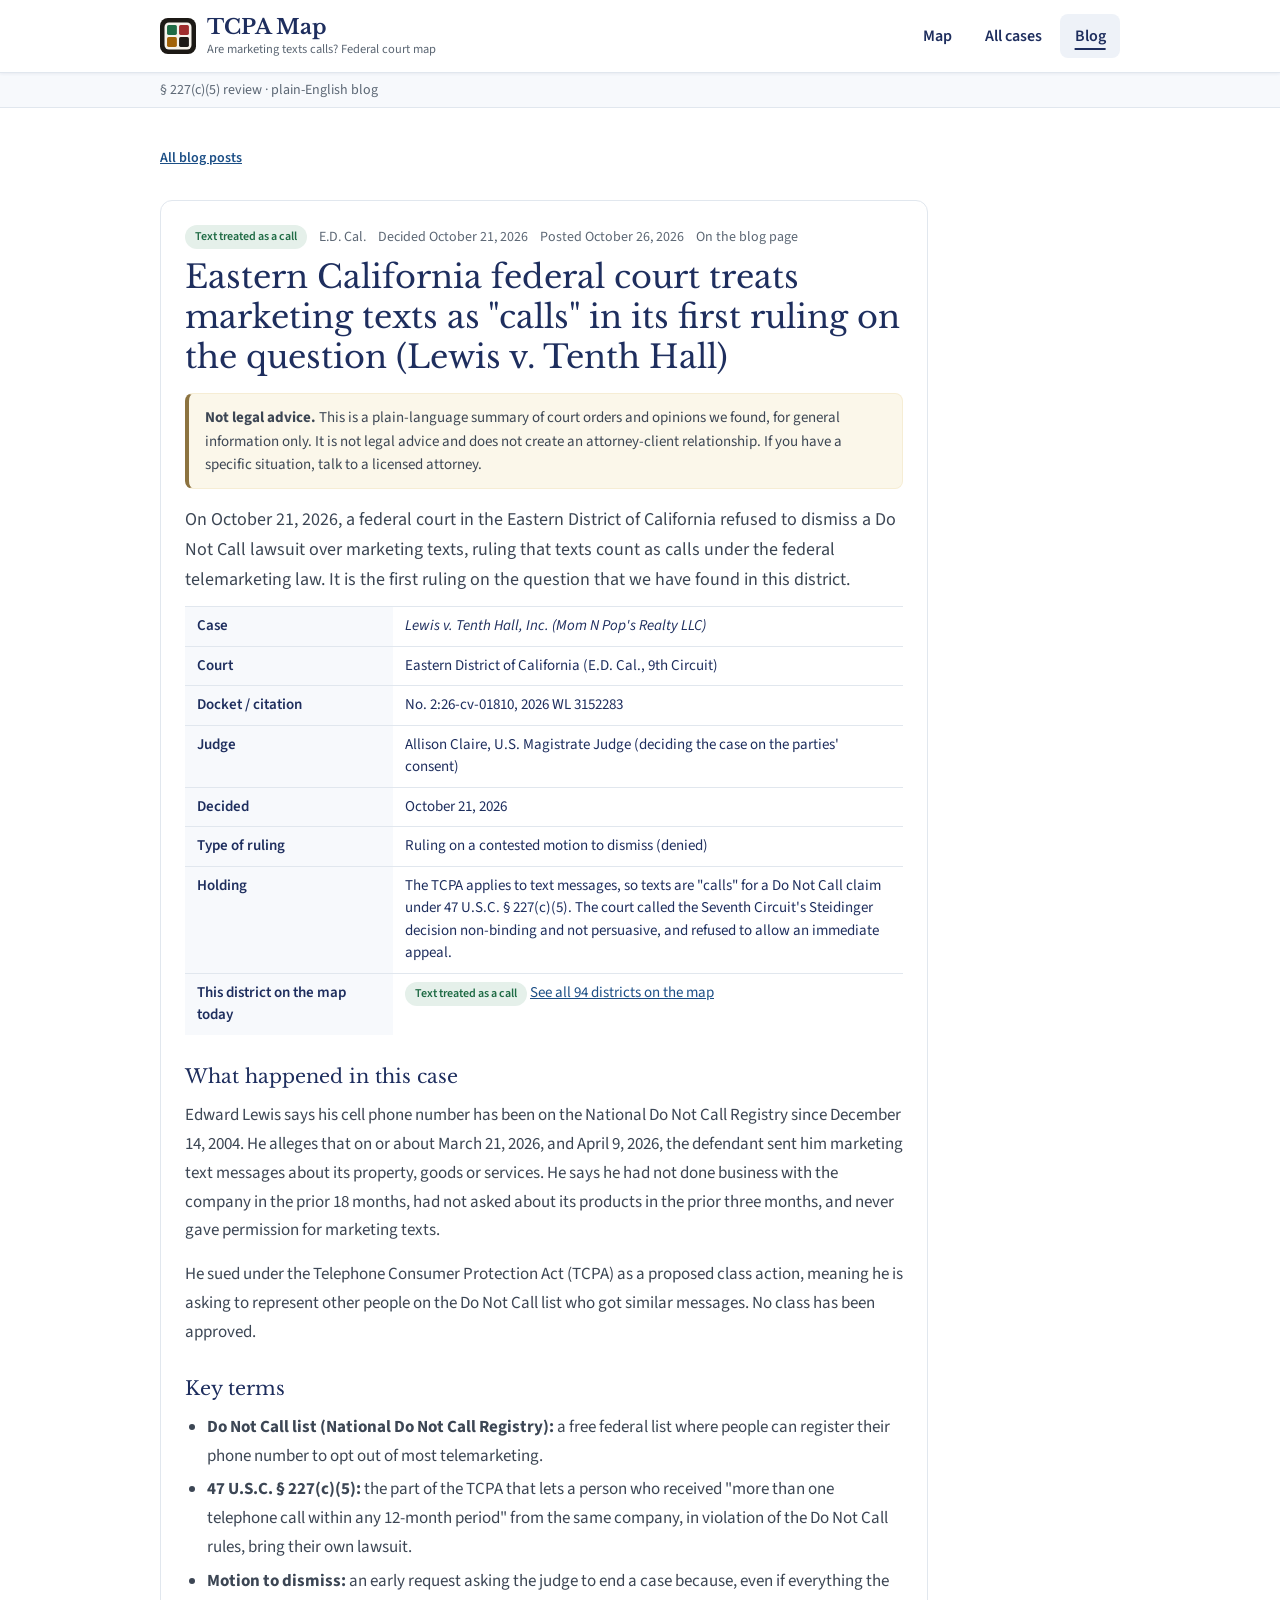
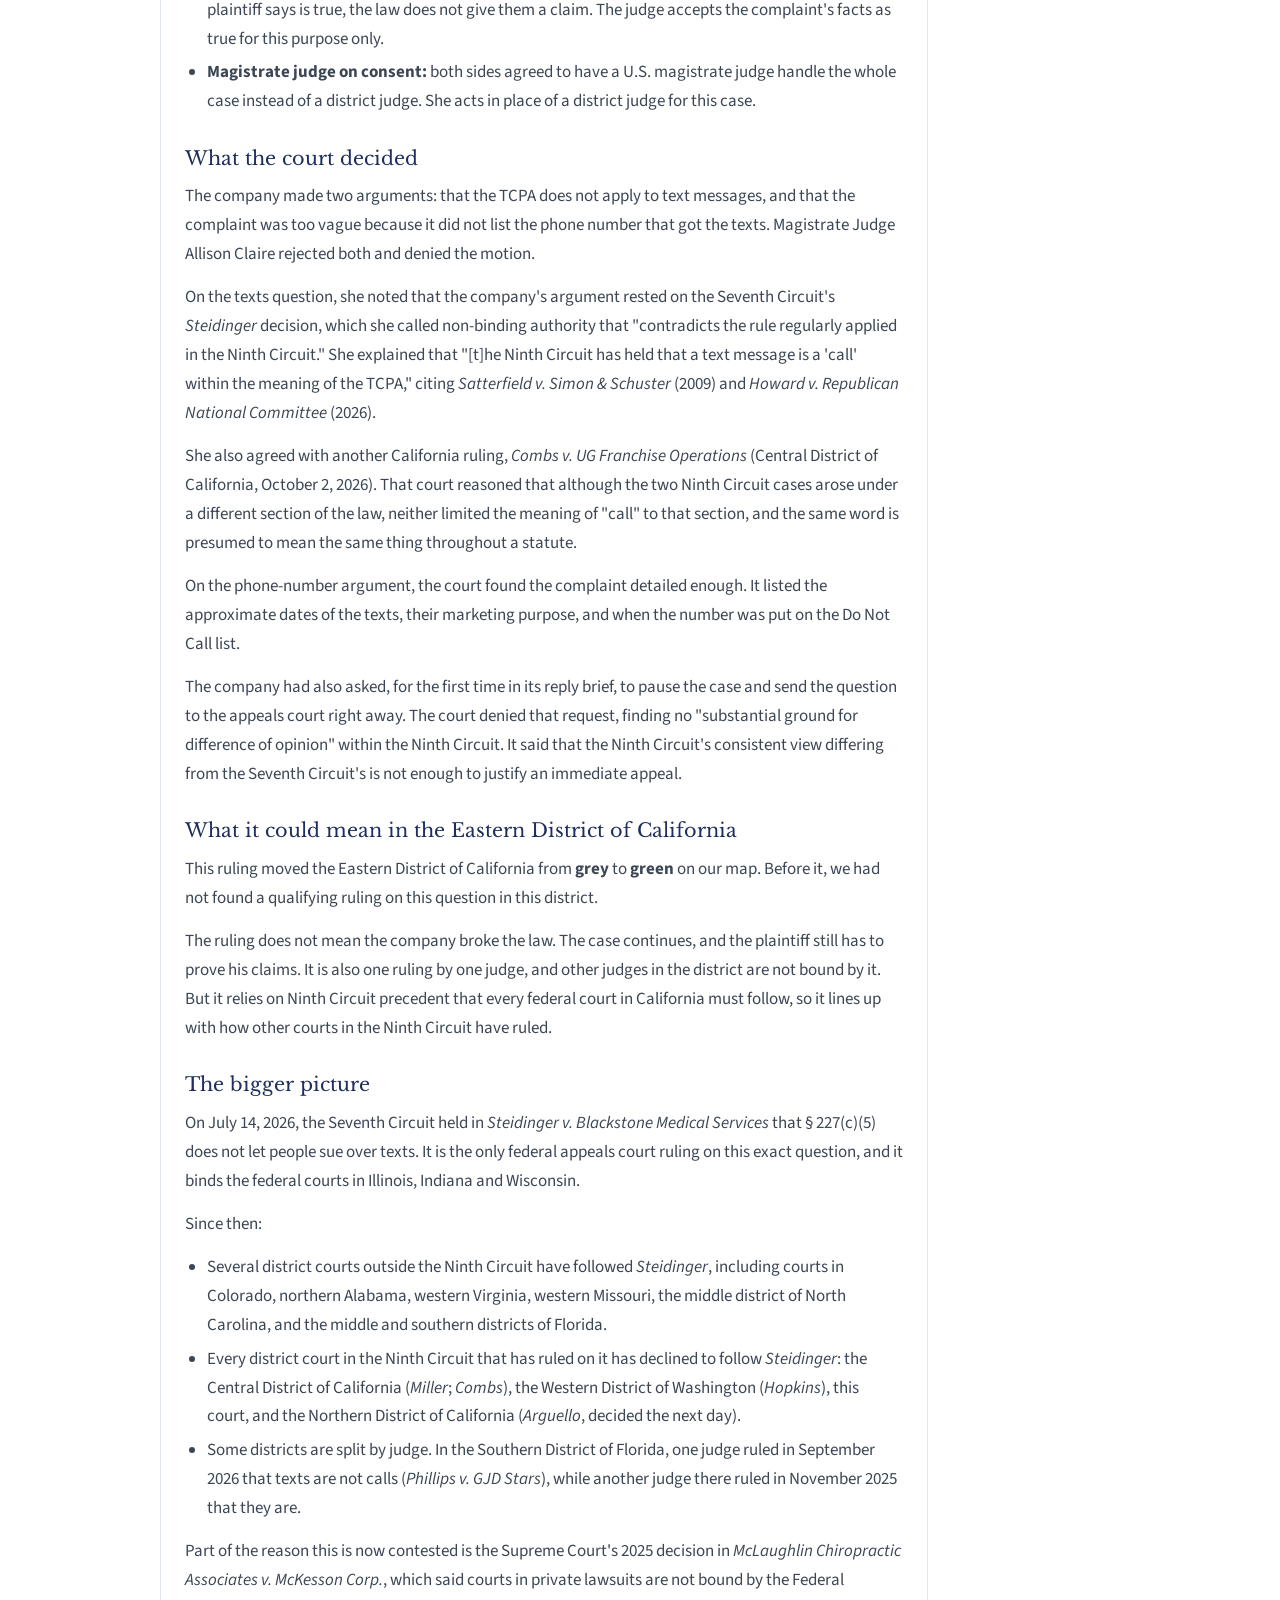
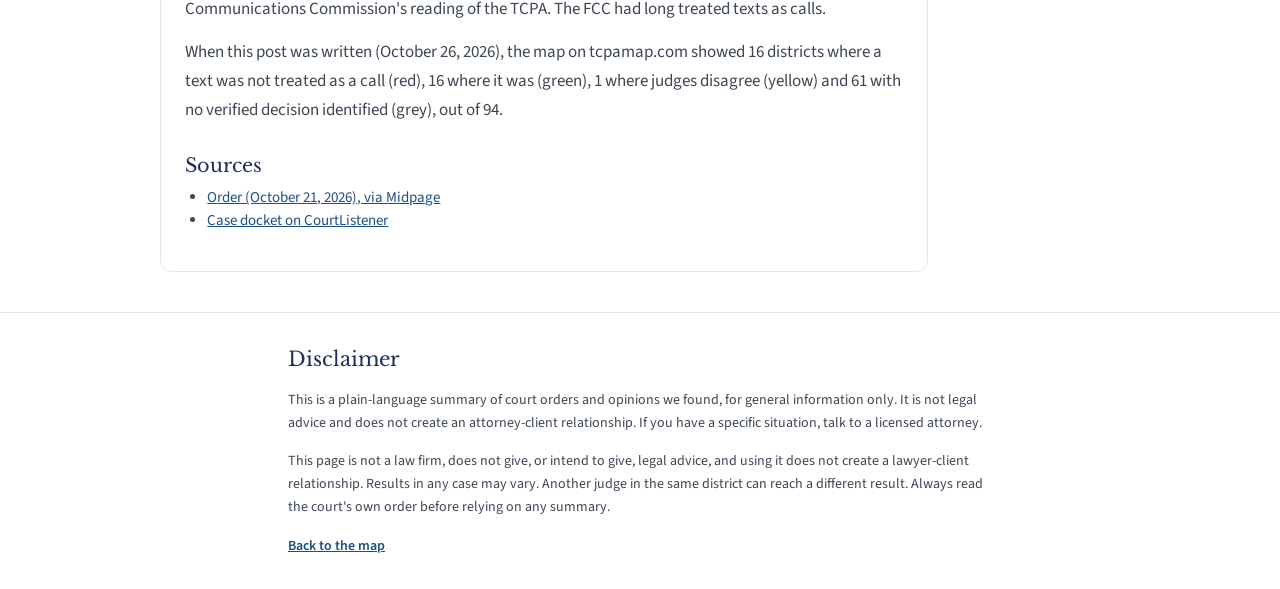
<file: blog/lewis-v-tenth-hall-ed-cal-2026-10-21/index.html>
<!DOCTYPE html><html lang="en"><head><meta charSet="utf-8"/><meta name="viewport" content="width=device-width, initial-scale=1"/>
<title>Eastern California federal court treats marketing texts as &quot;calls&quot; in its first ruling on the question (Lewis v. Tenth Hall)</title><meta name="description" content="On October 21, 2026, a federal court in the Eastern District of California refused to dismiss a Do Not Call lawsuit over marketing texts, ruling that texts count as calls under the federal telemarketing law. It is the first ruling on the question that we have found in this district."/><meta name="theme-color" content="#1c1915"/>
<link rel="canonical" href="https://tcpamap.com/blog/lewis-v-tenth-hall-ed-cal-2026-10-21/"/>
<meta property="og:type" content="article"><meta property="og:site_name" content="tcpamap.com"><meta property="og:url" content="https://tcpamap.com/blog/lewis-v-tenth-hall-ed-cal-2026-10-21/">
<meta property="og:title" content="Eastern California federal court treats marketing texts as &quot;calls&quot; in its first ruling on the question (Lewis v. Tenth Hall)"><meta property="og:description" content="On October 21, 2026, a federal court in the Eastern District of California refused to dismiss a Do Not Call lawsuit over marketing texts, ruling that texts count as calls under the federal telemarketing law. It is the first ruling on the question that we have found in this district."><meta property="og:image" content="https://tcpamap.com/og.jpg">
<meta name="twitter:card" content="summary_large_image">
<link rel="icon" type="image/svg+xml" href="/favicon.svg"/><link rel="stylesheet" href="/assets/styles-BRyN_3hn.css"/>
<script type="application/ld+json">{"@context": "https://schema.org", "@type": "BlogPosting", "headline": "Eastern California federal court treats marketing texts as \"calls\" in its first ruling on the question (Lewis v. Tenth Hall)", "description": "On October 21, 2026, a federal court in the Eastern District of California refused to dismiss a Do Not Call lawsuit over marketing texts, ruling that texts count as calls under the federal telemarketing law. It is the first ruling on the question that we have found in this district.", "url": "https://tcpamap.com/blog/lewis-v-tenth-hall-ed-cal-2026-10-21/", "datePublished": "2026-10-26", "inLanguage": "en", "isPartOf": {"@type": "Blog", "url": "https://tcpamap.com/blog/"}, "about": {"@type": "Legislation", "name": "Telephone Consumer Protection Act", "legislationIdentifier": "47 U.S.C. § 227(c)(5)"}}</script><script type="application/ld+json">{"@context": "https://schema.org", "@type": "BreadcrumbList", "itemListElement": [{"@type": "ListItem", "position": 1, "name": "Map", "item": "https://tcpamap.com/"}, {"@type": "ListItem", "position": 2, "name": "Blog", "item": "https://tcpamap.com/blog/"}, {"@type": "ListItem", "position": 3, "name": "Lewis v. Tenth Hall, Inc. (Mom N Pop's Realty LLC)", "item": "https://tcpamap.com/blog/lewis-v-tenth-hall-ed-cal-2026-10-21/"}]}</script>
<style>
.blog-disc{border:1px solid var(--color-split-soft);background:#fbf7ea;border-left:4px solid var(--color-split);border-radius:.5rem;padding:.75rem 1rem;font-size:.9375rem;line-height:1.55;color:#3c4654;margin:1rem 0}
.blog-card{border:1px solid var(--color-line);border-radius:var(--radius-card,.75rem);background:#fff;padding:1.5rem;margin-top:2rem}
.blog-card h2{font-family:var(--font-display);color:var(--color-ink);font-size:1.5rem;line-height:1.3;margin:.5rem 0 .25rem}
.blog-card h2 a{color:inherit;text-decoration:none}.blog-card h2 a:hover{text-decoration:underline}
.blog-body h3,.blog-card h3{font-family:var(--font-display);color:var(--color-ink);font-size:1.2rem;margin:1.6rem 0 .5rem}
.blog-meta{font-size:.875rem;color:var(--color-muted);display:flex;flex-wrap:wrap;align-items:center;gap:.4rem .75rem}
.blog-meta a{color:var(--color-muted)}
.blog-lede{font-size:1.125rem;line-height:1.65;color:#3c4654;margin:.75rem 0}
.blog-body{font-size:1.0625rem;line-height:1.7;color:#3c4654}.blog-body p{margin:0 0 .9rem}
.blog-body ul,.blog-src,.blog-toc{list-style:disc;padding-left:1.4rem;margin:0 0 .9rem}.blog-body li{margin:.3rem 0}
.blog-body a,.blog-src a,.blog-toc a,.blog-facts a,.blog-intro a{color:#1c4f86;text-decoration:underline}
.blog-facts{width:100%;border-collapse:collapse;font-size:.9375rem;margin:.75rem 0 1rem}
.blog-facts th,.blog-facts td{text-align:left;vertical-align:top;padding:.5rem .75rem;border-top:1px solid var(--color-line)}
.blog-facts th{width:13rem;background:#f7f9fc;font-weight:600;color:var(--color-ink)}
.blog-src{font-size:.9375rem;color:#3c4654}.blog-toc li{margin:.35rem 0;font-size:1.0625rem}
.blog-intro p{margin:0 0 .9rem}
@media (max-width:640px){.blog-facts th{width:auto}.blog-card{padding:1.1rem}}
</style></head><body><div class="min-h-screen"><header class="th-bar th-w5"><style>html{scroll-padding-top:6rem}.th-bar{position:sticky;top:0;z-index:1100;background:#fff;border-bottom:1px solid var(--color-line);box-shadow:0 1px 3px rgba(30,46,94,.07)}.th-in{position:relative;max-width:72rem;margin:0 auto;display:flex;align-items:center;gap:1.25rem;min-height:4.5rem;padding:.625rem 1.25rem}.th-w5 .th-in,.th-w5+.th-sub p{max-width:64rem}.th-brand{display:flex;align-items:center;gap:.7rem;flex-shrink:0;color:var(--color-ink);text-decoration:none}.th-brand:hover .th-name{text-decoration:underline;text-underline-offset:.2em}.th-logo{display:block;width:2.25rem;height:2.25rem;flex-shrink:0}.th-words{display:flex;flex-direction:column;min-width:0;line-height:1.1}.th-name{font-family:var(--font-display);font-size:1.3rem;font-weight:700;letter-spacing:-.01em;white-space:nowrap}.th-tag{margin-top:.25rem;font-size:.78rem;color:var(--color-muted);white-space:nowrap}.th-nav{display:flex;align-items:center;gap:.25rem;margin-left:auto}.th-link{display:inline-flex;align-items:center;height:2.75rem;padding:0 .9rem;border-radius:.5rem;color:var(--color-ink);font-size:1rem;font-weight:600;text-decoration:none;white-space:nowrap}.th-link:hover{background:#f4f7fb}.th-link[aria-current]{background:#eef2f8;text-decoration:underline;text-decoration-thickness:2px;text-underline-offset:.45em}.th-link:focus-visible,.th-brand:focus-visible,.th-burger:focus-visible{outline:2px solid #1c6eae;outline-offset:2px}.th-cta{display:flex;align-items:center;flex-shrink:0;padding-left:1.25rem;border-left:1px solid var(--color-line)}.th-menu{display:none}.th-burger{display:flex;align-items:center;justify-content:center;width:2.75rem;height:2.75rem;list-style:none;border:1px solid var(--color-line);border-radius:.5rem;color:var(--color-ink);cursor:pointer;user-select:none}.th-burger::-webkit-details-marker{display:none}.th-burger::marker{content:none}.th-burger svg{width:1.4rem;height:1.4rem}.th-x,.th-menu[open] .th-bars{display:none}.th-menu[open] .th-x{display:block}.th-menu[open] .th-burger{background:#f4f7fb}.th-drop{position:absolute;left:0;right:0;top:100%;display:flex;flex-direction:column;gap:.25rem;padding:.5rem 1.25rem 1rem;background:#fff;border-bottom:1px solid var(--color-line);box-shadow:0 10px 18px rgba(30,46,94,.10)}.th-drop .th-link{height:3rem;padding:0 .75rem}.th-sub{background:#f7f9fc;border-bottom:1px solid var(--color-line)}.th-sub p{max-width:72rem;margin:0 auto;padding:.45rem 1.25rem}@media (min-width:640px){.th-in,.th-sub p{padding-left:2rem;padding-right:2rem}}@media (max-width:899px){.th-nav,.th-tag{display:none}.th-menu{display:block}.th-in{gap:.75rem;padding-top:.5rem;padding-bottom:.5rem;min-height:4rem}.th-brand{margin-right:auto}.th-cta{padding-left:0;border-left:0}}@media (max-width:559px){.th-bar{position:relative}.th-in{flex-wrap:wrap;gap:0 .5rem;min-height:0;padding:0 1.25rem}.th-brand,.th-menu{height:4rem;display:flex;align-items:center}.th-logo{width:2rem;height:2rem}.th-name{font-size:1.15rem}.th-drop{top:4rem;padding:.5rem 1.25rem 1rem}.th-cta{order:3;flex-basis:100%;justify-content:center;padding:.625rem 0 .75rem;border-top:1px solid var(--color-line)}}</style><div class="th-in"><a class="th-brand" href="/"><img src="/favicon.svg" alt="" width="36" height="36" class="th-logo"/><span class="th-words"><span class="th-name">TCPA Map</span><span class="th-tag">Are marketing texts calls? Federal court map</span></span></a><nav class="th-nav" aria-label="Main"><a class="th-link" href="/">Map</a><a class="th-link" href="/removed-cases">All cases</a><a class="th-link" href="/blog/" aria-current="true">Blog</a></nav><details class="th-menu"><summary class="th-burger" aria-label="Menu"><svg class="th-bars" viewBox="0 0 20 20" aria-hidden="true" fill="none" stroke="currentColor" stroke-width="1.8"><path d="M3 5.5h14M3 10h14M3 14.5h14" stroke-linecap="round" stroke-linejoin="round"></path></svg><svg class="th-x" viewBox="0 0 20 20" aria-hidden="true" fill="none" stroke="currentColor" stroke-width="1.8"><path d="M5 5l10 10M15 5 5 15" stroke-linecap="round" stroke-linejoin="round"></path></svg></summary><nav class="th-drop" aria-label="Main menu"><a class="th-link" href="/">Map</a><a class="th-link" href="/removed-cases">All cases</a><a class="th-link" href="/blog/" aria-current="true">Blog</a></nav></details></div></header><div class="th-sub"><p class="text-sm text-muted">§ 227(c)(5) review · plain-English blog</p></div><main class="mx-auto max-w-5xl px-5 py-10 sm:px-8"><div class="max-w-3xl"><p class="text-sm text-muted"><a class="font-semibold text-[#1c4f86] underline" href="/blog/">All blog posts</a></p><article class="blog-card" id="lewis-v-tenth-hall-ed-cal-2026-10-21">
<p class="blog-meta"><span class="inline-block rounded-full px-2.5 py-1 text-xs font-semibold bg-is-call-soft text-is-call">Text treated as a call</span><span>E.D. Cal.</span><span>Decided October 21, 2026</span><span>Posted October 26, 2026</span><span><a href="/blog/#lewis-v-tenth-hall-ed-cal-2026-10-21">On the blog page</a></span></p>
<h1 class="font-display text-4xl leading-tight text-ink" style="font-size:2rem;margin:.5rem 0 .25rem">Eastern California federal court treats marketing texts as "calls" in its first ruling on the question (Lewis v. Tenth Hall)</h1>
<div class="blog-disc"><strong>Not legal advice.</strong> This is a plain-language summary of court orders and opinions we found, for general information only. It is not legal advice and does not create an attorney-client relationship. If you have a specific situation, talk to a licensed attorney.</div>
<p class="blog-lede">On October 21, 2026, a federal court in the Eastern District of California refused to dismiss a Do Not Call lawsuit over marketing texts, ruling that texts count as calls under the federal telemarketing law. It is the first ruling on the question that we have found in this district.</p>
<table class="blog-facts"><tbody>
<tr><th>Case</th><td><em>Lewis v. Tenth Hall, Inc. (Mom N Pop's Realty LLC)</em></td></tr>
<tr><th>Court</th><td>Eastern District of California (E.D. Cal., 9th Circuit)</td></tr>
<tr><th>Docket / citation</th><td>No. 2:26-cv-01810, 2026 WL 3152283</td></tr>
<tr><th>Judge</th><td>Allison Claire, U.S. Magistrate Judge (deciding the case on the parties' consent)</td></tr>
<tr><th>Decided</th><td>October 21, 2026</td></tr>
<tr><th>Type of ruling</th><td>Ruling on a contested motion to dismiss (denied)</td></tr>
<tr><th>Holding</th><td>The TCPA applies to text messages, so texts are "calls" for a Do Not Call claim under 47 U.S.C. § 227(c)(5). The court called the Seventh Circuit's Steidinger decision non-binding and not persuasive, and refused to allow an immediate appeal.</td></tr>
<tr><th>This district on the map today</th><td><span class="inline-block rounded-full px-2.5 py-1 text-xs font-semibold bg-is-call-soft text-is-call">Text treated as a call</span> <a href="/#district-map">See all 94 districts on the map</a></td></tr>
</tbody></table>
<div class="blog-body"><h3>What happened in this case</h3>
<p>Edward Lewis says his cell phone number has been on the National Do Not Call Registry since December 14, 2004. He alleges that on or about March 21, 2026, and April 9, 2026, the defendant sent him marketing text messages about its property, goods or services. He says he had not done business with the company in the prior 18 months, had not asked about its products in the prior three months, and never gave permission for marketing texts.</p>
<p>He sued under the Telephone Consumer Protection Act (TCPA) as a proposed class action, meaning he is asking to represent other people on the Do Not Call list who got similar messages. No class has been approved.</p>
<h3>Key terms</h3>
<ul><li><strong>Do Not Call list (National Do Not Call Registry):</strong> a free federal list where people can register their phone number to opt out of most telemarketing.</li><li><strong>47 U.S.C. § 227(c)(5):</strong> the part of the TCPA that lets a person who received "more than one telephone call within any 12-month period" from the same company, in violation of the Do Not Call rules, bring their own lawsuit.</li><li><strong>Motion to dismiss:</strong> an early request asking the judge to end a case because, even if everything the plaintiff says is true, the law does not give them a claim. The judge accepts the complaint's facts as true for this purpose only.</li><li><strong>Magistrate judge on consent:</strong> both sides agreed to have a U.S. magistrate judge handle the whole case instead of a district judge. She acts in place of a district judge for this case.</li></ul>
<h3>What the court decided</h3>
<p>The company made two arguments: that the TCPA does not apply to text messages, and that the complaint was too vague because it did not list the phone number that got the texts. Magistrate Judge Allison Claire rejected both and denied the motion.</p>
<p>On the texts question, she noted that the company's argument rested on the Seventh Circuit's <em>Steidinger</em> decision, which she called non-binding authority that "contradicts the rule regularly applied in the Ninth Circuit." She explained that "[t]he Ninth Circuit has held that a text message is a 'call' within the meaning of the TCPA," citing <em>Satterfield v. Simon &amp; Schuster</em> (2009) and <em>Howard v. Republican National Committee</em> (2026).</p>
<p>She also agreed with another California ruling, <em>Combs v. UG Franchise Operations</em> (Central District of California, October 2, 2026). That court reasoned that although the two Ninth Circuit cases arose under a different section of the law, neither limited the meaning of "call" to that section, and the same word is presumed to mean the same thing throughout a statute.</p>
<p>On the phone-number argument, the court found the complaint detailed enough. It listed the approximate dates of the texts, their marketing purpose, and when the number was put on the Do Not Call list.</p>
<p>The company had also asked, for the first time in its reply brief, to pause the case and send the question to the appeals court right away. The court denied that request, finding no "substantial ground for difference of opinion" within the Ninth Circuit. It said that the Ninth Circuit's consistent view differing from the Seventh Circuit's is not enough to justify an immediate appeal.</p>
<h3>What it could mean in the Eastern District of California</h3>
<p>This ruling moved the Eastern District of California from <strong>grey</strong> to <strong>green</strong> on our map. Before it, we had not found a qualifying ruling on this question in this district.</p>
<p>The ruling does not mean the company broke the law. The case continues, and the plaintiff still has to prove his claims. It is also one ruling by one judge, and other judges in the district are not bound by it. But it relies on Ninth Circuit precedent that every federal court in California must follow, so it lines up with how other courts in the Ninth Circuit have ruled.</p>
<h3>The bigger picture</h3>
<p>On July 14, 2026, the Seventh Circuit held in <em>Steidinger v. Blackstone Medical Services</em> that § 227(c)(5) does not let people sue over texts. It is the only federal appeals court ruling on this exact question, and it binds the federal courts in Illinois, Indiana and Wisconsin.</p>
<p>Since then:</p>
<ul><li>Several district courts outside the Ninth Circuit have followed <em>Steidinger</em>, including courts in Colorado, northern Alabama, western Virginia, western Missouri, the middle district of North Carolina, and the middle and southern districts of Florida.</li><li>Every district court in the Ninth Circuit that has ruled on it has declined to follow <em>Steidinger</em>: the Central District of California (<em>Miller</em>; <em>Combs</em>), the Western District of Washington (<em>Hopkins</em>), this court, and the Northern District of California (<em>Arguello</em>, decided the next day).</li><li>Some districts are split by judge. In the Southern District of Florida, one judge ruled in September 2026 that texts are not calls (<em>Phillips v. GJD Stars</em>), while another judge there ruled in November 2025 that they are.</li></ul>
<p>Part of the reason this is now contested is the Supreme Court's 2025 decision in <em>McLaughlin Chiropractic Associates v. McKesson Corp.</em>, which said courts in private lawsuits are not bound by the Federal Communications Commission's reading of the TCPA. The FCC had long treated texts as calls.</p>
<p>When this post was written (October 26, 2026), the map on tcpamap.com showed 16 districts where a text was not treated as a call (red), 16 where it was (green), 1 where judges disagree (yellow) and 61 with no verified decision identified (grey), out of 94.</p></div>
<h3>Sources</h3><ul class="blog-src"><li><a href="https://app.midpage.ai/document/lewis-v-mom-n-pop--eb14544e-408c-4e5d-84e5-743c37990039" target="_blank" rel="noopener">Order (October 21, 2026), via Midpage</a></li><li><a href="https://www.courtlistener.com/docket/73342084/lewis-v-mom-n-pops-realty-llc/" target="_blank" rel="noopener">Case docket on CourtListener</a></li></ul>
</article></div></main><footer class="border-t border-line"><div class="mx-auto max-w-3xl space-y-4 px-5 py-8 text-sm leading-relaxed text-[#3c4654] sm:px-8"><h2 class="font-display text-xl text-ink">Disclaimer</h2><p>This is a plain-language summary of court orders and opinions we found, for general information only. It is not legal advice and does not create an attorney-client relationship. If you have a specific situation, talk to a licensed attorney.</p><p>This page is not a law firm, does not give, or intend to give, legal advice, and using it does not create a lawyer-client relationship. Results in any case may vary. Another judge in the same district can reach a different result. Always read the court's own order before relying on any summary.</p><p><a class="font-semibold text-[#1c4f86] underline" href="/">Back to the map</a></p></div></footer></div></body></html>
</file>
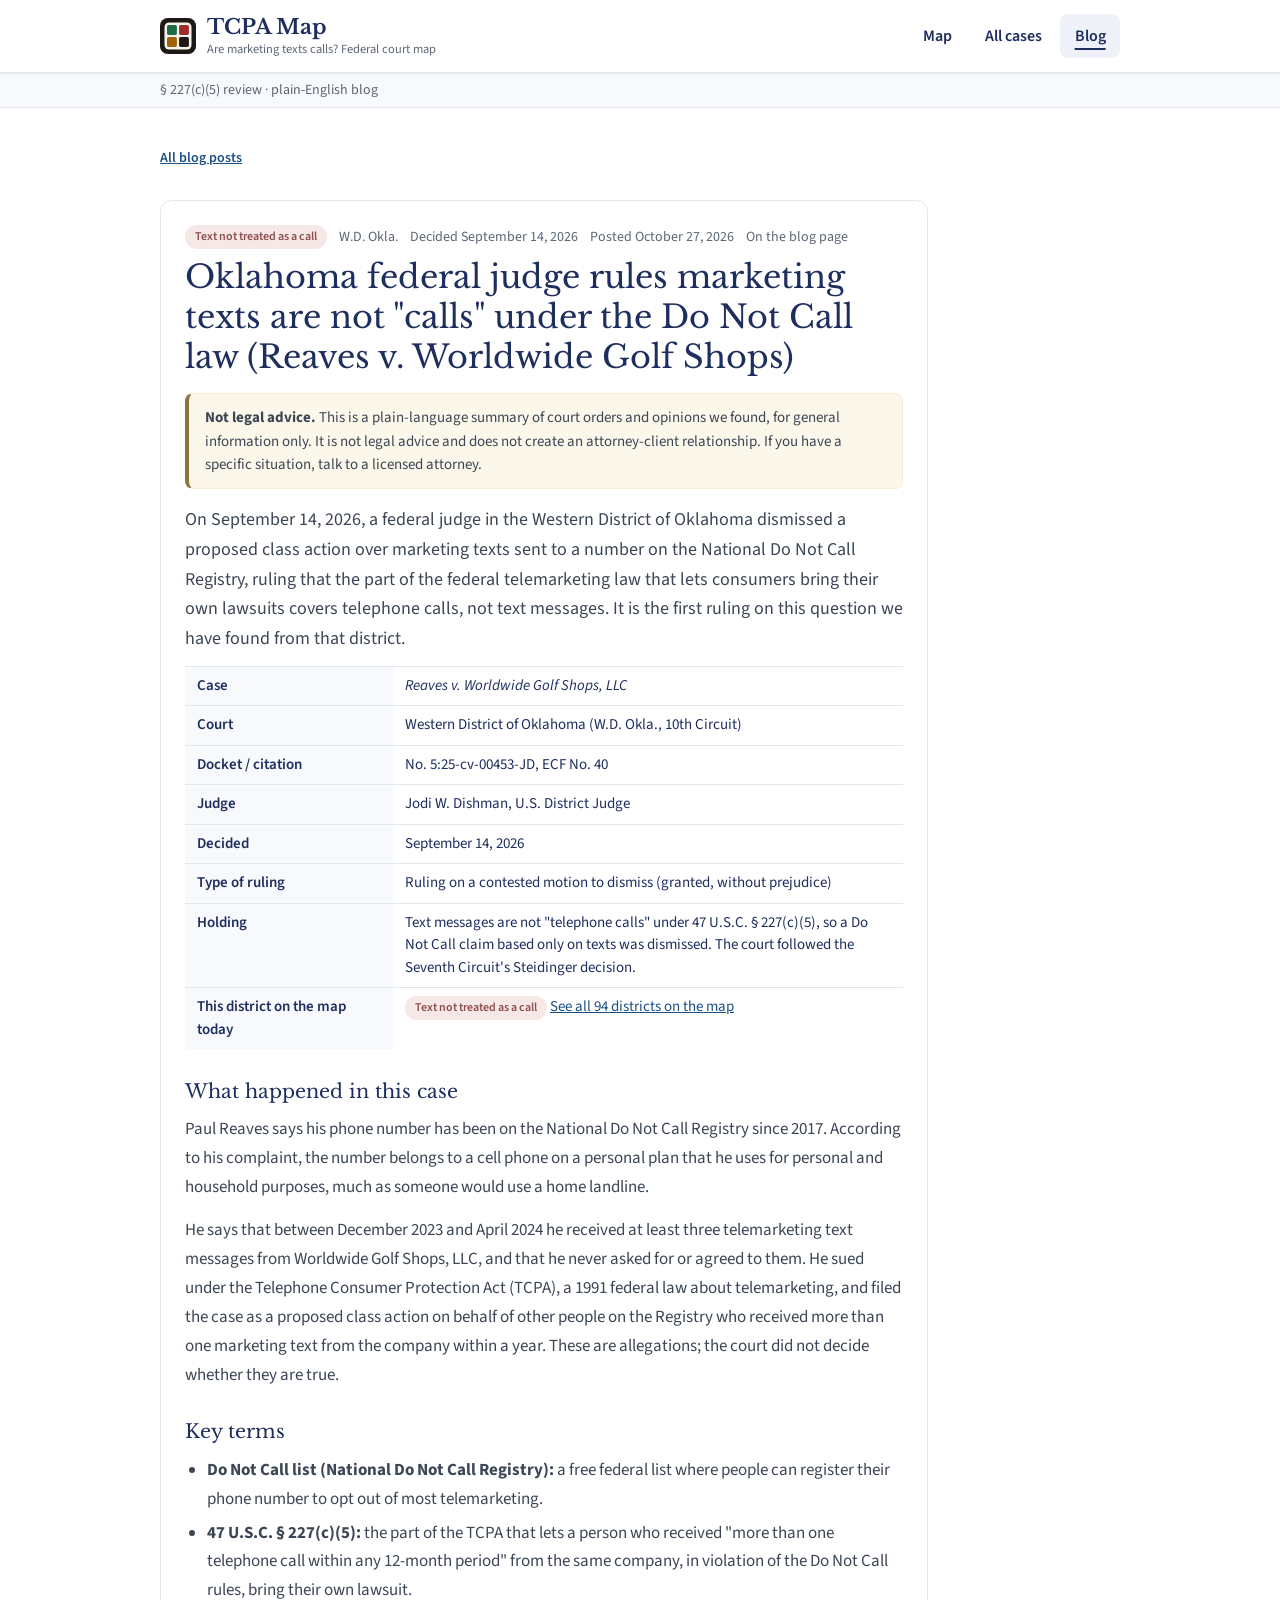
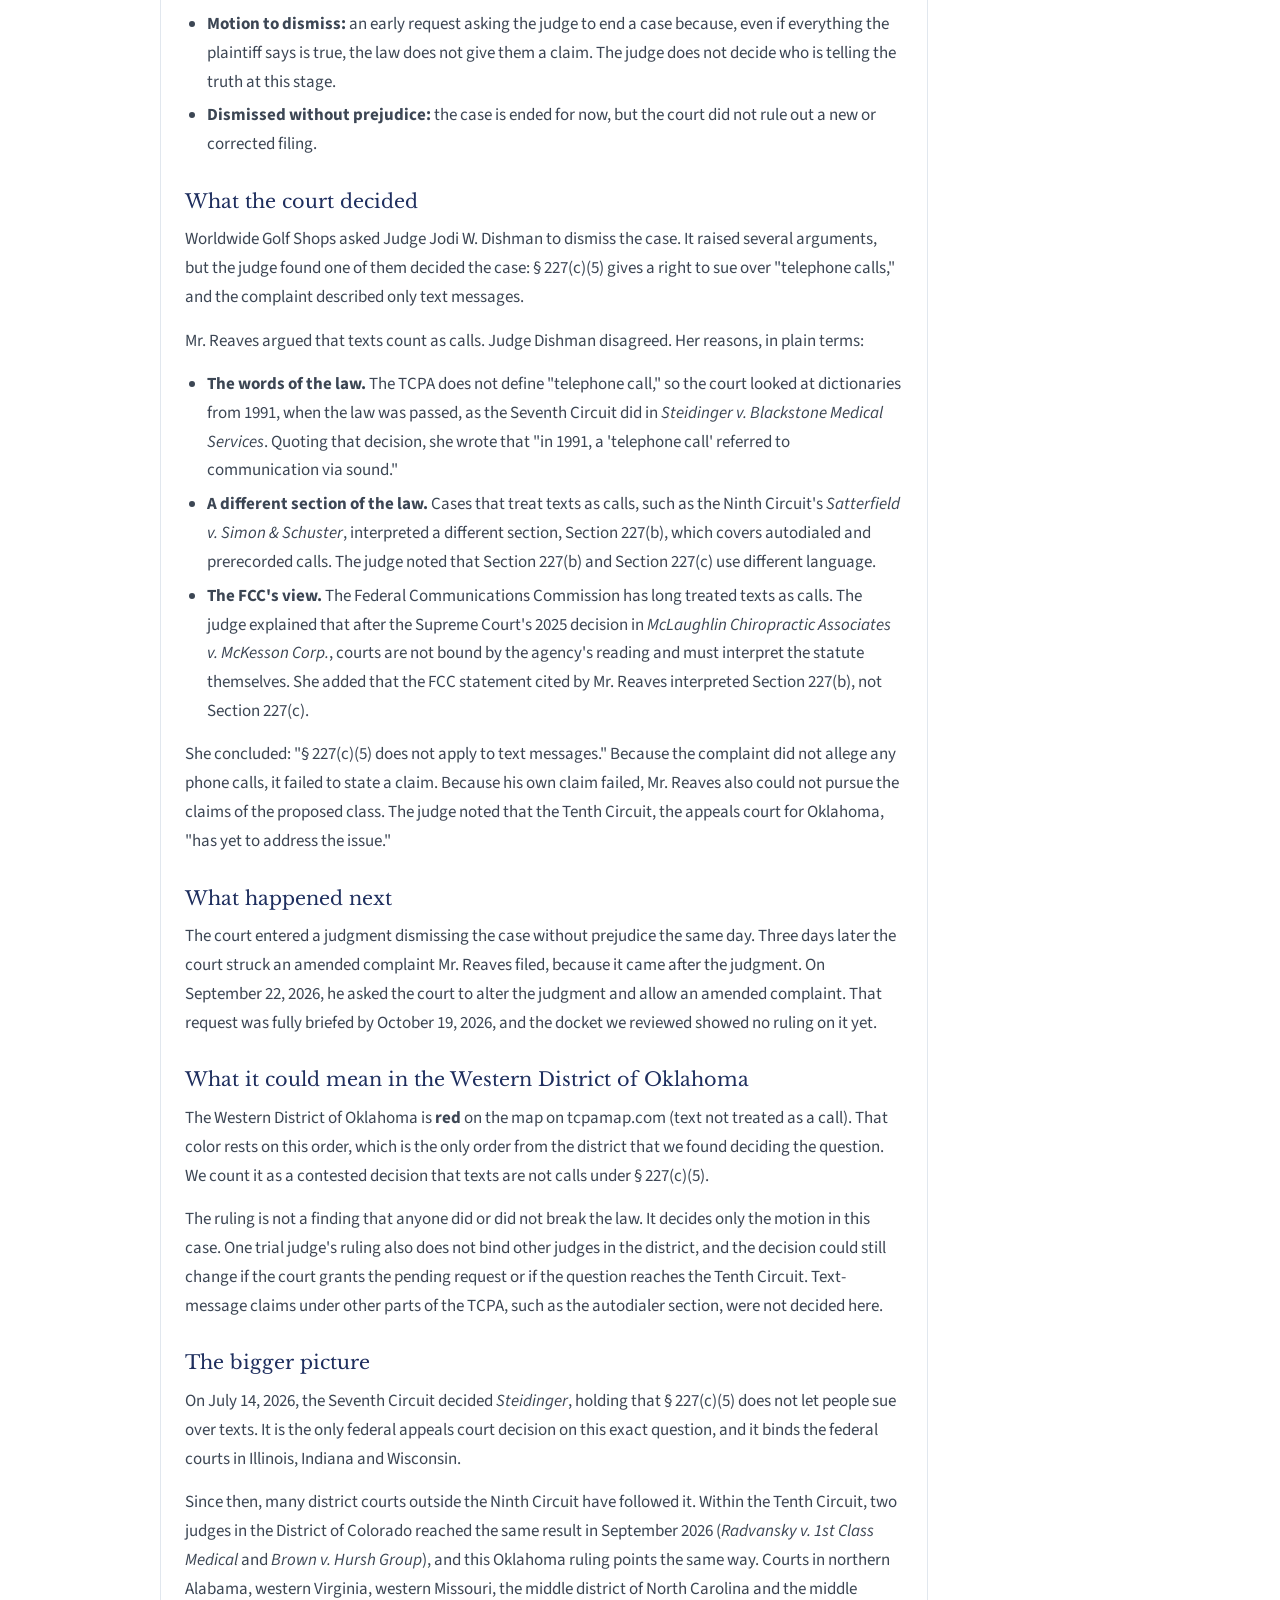
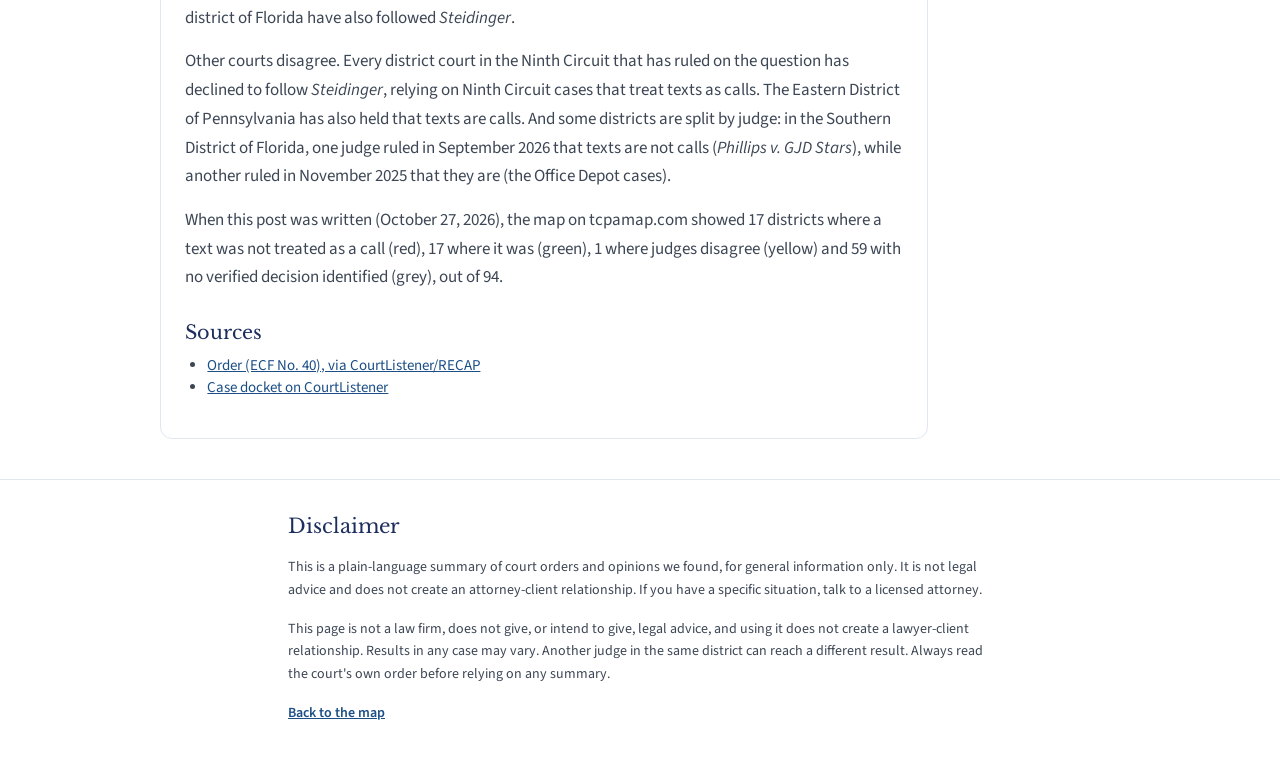
<file: blog/reaves-v-worldwide-golf-shops-wd-okla-2026-09-14/index.html>
<!DOCTYPE html><html lang="en"><head><meta charSet="utf-8"/><meta name="viewport" content="width=device-width, initial-scale=1"/>
<title>Oklahoma federal judge rules marketing texts are not &quot;calls&quot; under the Do Not Call law (Reaves v. Worldwide Golf Shops)</title><meta name="description" content="On September 14, 2026, a federal judge in the Western District of Oklahoma dismissed a proposed class action over marketing texts sent to a number on the National Do Not Call Registry, ruling that the part of the federal telemarketing law that lets consumers bring their own lawsuits covers telephone"/><meta name="theme-color" content="#1c1915"/>
<link rel="canonical" href="https://tcpamap.com/blog/reaves-v-worldwide-golf-shops-wd-okla-2026-09-14/"/>
<meta property="og:type" content="article"><meta property="og:site_name" content="tcpamap.com"><meta property="og:url" content="https://tcpamap.com/blog/reaves-v-worldwide-golf-shops-wd-okla-2026-09-14/">
<meta property="og:title" content="Oklahoma federal judge rules marketing texts are not &quot;calls&quot; under the Do Not Call law (Reaves v. Worldwide Golf Shops)"><meta property="og:description" content="On September 14, 2026, a federal judge in the Western District of Oklahoma dismissed a proposed class action over marketing texts sent to a number on the National Do Not Call Registry, ruling that the part of the federal telemarketing law that lets consumers bring their own lawsuits covers telephone"><meta property="og:image" content="https://tcpamap.com/og.jpg">
<meta name="twitter:card" content="summary_large_image">
<link rel="icon" type="image/svg+xml" href="/favicon.svg"/><link rel="stylesheet" href="/assets/styles-BRyN_3hn.css"/>
<script type="application/ld+json">{"@context": "https://schema.org", "@type": "BlogPosting", "headline": "Oklahoma federal judge rules marketing texts are not \"calls\" under the Do Not Call law (Reaves v. Worldwide Golf Shops)", "description": "On September 14, 2026, a federal judge in the Western District of Oklahoma dismissed a proposed class action over marketing texts sent to a number on the National Do Not Call Registry, ruling that the part of the federal telemarketing law that lets consumers bring their own lawsuits covers telephone calls, not text messages. It is the first ruling on this question we have found from that district.", "url": "https://tcpamap.com/blog/reaves-v-worldwide-golf-shops-wd-okla-2026-09-14/", "datePublished": "2026-10-27", "inLanguage": "en", "isPartOf": {"@type": "Blog", "url": "https://tcpamap.com/blog/"}, "about": {"@type": "Legislation", "name": "Telephone Consumer Protection Act", "legislationIdentifier": "47 U.S.C. § 227(c)(5)"}}</script><script type="application/ld+json">{"@context": "https://schema.org", "@type": "BreadcrumbList", "itemListElement": [{"@type": "ListItem", "position": 1, "name": "Map", "item": "https://tcpamap.com/"}, {"@type": "ListItem", "position": 2, "name": "Blog", "item": "https://tcpamap.com/blog/"}, {"@type": "ListItem", "position": 3, "name": "Reaves v. Worldwide Golf Shops, LLC", "item": "https://tcpamap.com/blog/reaves-v-worldwide-golf-shops-wd-okla-2026-09-14/"}]}</script>
<style>
.blog-disc{border:1px solid var(--color-split-soft);background:#fbf7ea;border-left:4px solid var(--color-split);border-radius:.5rem;padding:.75rem 1rem;font-size:.9375rem;line-height:1.55;color:#3c4654;margin:1rem 0}
.blog-card{border:1px solid var(--color-line);border-radius:var(--radius-card,.75rem);background:#fff;padding:1.5rem;margin-top:2rem}
.blog-card h2{font-family:var(--font-display);color:var(--color-ink);font-size:1.5rem;line-height:1.3;margin:.5rem 0 .25rem}
.blog-card h2 a{color:inherit;text-decoration:none}.blog-card h2 a:hover{text-decoration:underline}
.blog-body h3,.blog-card h3{font-family:var(--font-display);color:var(--color-ink);font-size:1.2rem;margin:1.6rem 0 .5rem}
.blog-meta{font-size:.875rem;color:var(--color-muted);display:flex;flex-wrap:wrap;align-items:center;gap:.4rem .75rem}
.blog-meta a{color:var(--color-muted)}
.blog-lede{font-size:1.125rem;line-height:1.65;color:#3c4654;margin:.75rem 0}
.blog-body{font-size:1.0625rem;line-height:1.7;color:#3c4654}.blog-body p{margin:0 0 .9rem}
.blog-body ul,.blog-src,.blog-toc{list-style:disc;padding-left:1.4rem;margin:0 0 .9rem}.blog-body li{margin:.3rem 0}
.blog-body a,.blog-src a,.blog-toc a,.blog-facts a,.blog-intro a{color:#1c4f86;text-decoration:underline}
.blog-facts{width:100%;border-collapse:collapse;font-size:.9375rem;margin:.75rem 0 1rem}
.blog-facts th,.blog-facts td{text-align:left;vertical-align:top;padding:.5rem .75rem;border-top:1px solid var(--color-line)}
.blog-facts th{width:13rem;background:#f7f9fc;font-weight:600;color:var(--color-ink)}
.blog-src{font-size:.9375rem;color:#3c4654}.blog-toc li{margin:.35rem 0;font-size:1.0625rem}
.blog-intro p{margin:0 0 .9rem}
@media (max-width:640px){.blog-facts th{width:auto}.blog-card{padding:1.1rem}}
</style></head><body><div class="min-h-screen"><header class="th-bar th-w5"><style>html{scroll-padding-top:6rem}.th-bar{position:sticky;top:0;z-index:1100;background:#fff;border-bottom:1px solid var(--color-line);box-shadow:0 1px 3px rgba(30,46,94,.07)}.th-in{position:relative;max-width:72rem;margin:0 auto;display:flex;align-items:center;gap:1.25rem;min-height:4.5rem;padding:.625rem 1.25rem}.th-w5 .th-in,.th-w5+.th-sub p{max-width:64rem}.th-brand{display:flex;align-items:center;gap:.7rem;flex-shrink:0;color:var(--color-ink);text-decoration:none}.th-brand:hover .th-name{text-decoration:underline;text-underline-offset:.2em}.th-logo{display:block;width:2.25rem;height:2.25rem;flex-shrink:0}.th-words{display:flex;flex-direction:column;min-width:0;line-height:1.1}.th-name{font-family:var(--font-display);font-size:1.3rem;font-weight:700;letter-spacing:-.01em;white-space:nowrap}.th-tag{margin-top:.25rem;font-size:.78rem;color:var(--color-muted);white-space:nowrap}.th-nav{display:flex;align-items:center;gap:.25rem;margin-left:auto}.th-link{display:inline-flex;align-items:center;height:2.75rem;padding:0 .9rem;border-radius:.5rem;color:var(--color-ink);font-size:1rem;font-weight:600;text-decoration:none;white-space:nowrap}.th-link:hover{background:#f4f7fb}.th-link[aria-current]{background:#eef2f8;text-decoration:underline;text-decoration-thickness:2px;text-underline-offset:.45em}.th-link:focus-visible,.th-brand:focus-visible,.th-burger:focus-visible{outline:2px solid #1c6eae;outline-offset:2px}.th-cta{display:flex;align-items:center;flex-shrink:0;padding-left:1.25rem;border-left:1px solid var(--color-line)}.th-menu{display:none}.th-burger{display:flex;align-items:center;justify-content:center;width:2.75rem;height:2.75rem;list-style:none;border:1px solid var(--color-line);border-radius:.5rem;color:var(--color-ink);cursor:pointer;user-select:none}.th-burger::-webkit-details-marker{display:none}.th-burger::marker{content:none}.th-burger svg{width:1.4rem;height:1.4rem}.th-x,.th-menu[open] .th-bars{display:none}.th-menu[open] .th-x{display:block}.th-menu[open] .th-burger{background:#f4f7fb}.th-drop{position:absolute;left:0;right:0;top:100%;display:flex;flex-direction:column;gap:.25rem;padding:.5rem 1.25rem 1rem;background:#fff;border-bottom:1px solid var(--color-line);box-shadow:0 10px 18px rgba(30,46,94,.10)}.th-drop .th-link{height:3rem;padding:0 .75rem}.th-sub{background:#f7f9fc;border-bottom:1px solid var(--color-line)}.th-sub p{max-width:72rem;margin:0 auto;padding:.45rem 1.25rem}@media (min-width:640px){.th-in,.th-sub p{padding-left:2rem;padding-right:2rem}}@media (max-width:899px){.th-nav,.th-tag{display:none}.th-menu{display:block}.th-in{gap:.75rem;padding-top:.5rem;padding-bottom:.5rem;min-height:4rem}.th-brand{margin-right:auto}.th-cta{padding-left:0;border-left:0}}@media (max-width:559px){.th-bar{position:relative}.th-in{flex-wrap:wrap;gap:0 .5rem;min-height:0;padding:0 1.25rem}.th-brand,.th-menu{height:4rem;display:flex;align-items:center}.th-logo{width:2rem;height:2rem}.th-name{font-size:1.15rem}.th-drop{top:4rem;padding:.5rem 1.25rem 1rem}.th-cta{order:3;flex-basis:100%;justify-content:center;padding:.625rem 0 .75rem;border-top:1px solid var(--color-line)}}</style><div class="th-in"><a class="th-brand" href="/"><img src="/favicon.svg" alt="" width="36" height="36" class="th-logo"/><span class="th-words"><span class="th-name">TCPA Map</span><span class="th-tag">Are marketing texts calls? Federal court map</span></span></a><nav class="th-nav" aria-label="Main"><a class="th-link" href="/">Map</a><a class="th-link" href="/removed-cases">All cases</a><a class="th-link" href="/blog/" aria-current="true">Blog</a></nav><details class="th-menu"><summary class="th-burger" aria-label="Menu"><svg class="th-bars" viewBox="0 0 20 20" aria-hidden="true" fill="none" stroke="currentColor" stroke-width="1.8"><path d="M3 5.5h14M3 10h14M3 14.5h14" stroke-linecap="round" stroke-linejoin="round"></path></svg><svg class="th-x" viewBox="0 0 20 20" aria-hidden="true" fill="none" stroke="currentColor" stroke-width="1.8"><path d="M5 5l10 10M15 5 5 15" stroke-linecap="round" stroke-linejoin="round"></path></svg></summary><nav class="th-drop" aria-label="Main menu"><a class="th-link" href="/">Map</a><a class="th-link" href="/removed-cases">All cases</a><a class="th-link" href="/blog/" aria-current="true">Blog</a></nav></details></div></header><div class="th-sub"><p class="text-sm text-muted">§ 227(c)(5) review · plain-English blog</p></div><main class="mx-auto max-w-5xl px-5 py-10 sm:px-8"><div class="max-w-3xl"><p class="text-sm text-muted"><a class="font-semibold text-[#1c4f86] underline" href="/blog/">All blog posts</a></p><article class="blog-card" id="reaves-v-worldwide-golf-shops-wd-okla-2026-09-14">
<p class="blog-meta"><span class="inline-block rounded-full px-2.5 py-1 text-xs font-semibold bg-not-call-soft text-not-call">Text not treated as a call</span><span>W.D. Okla.</span><span>Decided September 14, 2026</span><span>Posted October 27, 2026</span><span><a href="/blog/#reaves-v-worldwide-golf-shops-wd-okla-2026-09-14">On the blog page</a></span></p>
<h1 class="font-display text-4xl leading-tight text-ink" style="font-size:2rem;margin:.5rem 0 .25rem">Oklahoma federal judge rules marketing texts are not "calls" under the Do Not Call law (Reaves v. Worldwide Golf Shops)</h1>
<div class="blog-disc"><strong>Not legal advice.</strong> This is a plain-language summary of court orders and opinions we found, for general information only. It is not legal advice and does not create an attorney-client relationship. If you have a specific situation, talk to a licensed attorney.</div>
<p class="blog-lede">On September 14, 2026, a federal judge in the Western District of Oklahoma dismissed a proposed class action over marketing texts sent to a number on the National Do Not Call Registry, ruling that the part of the federal telemarketing law that lets consumers bring their own lawsuits covers telephone calls, not text messages. It is the first ruling on this question we have found from that district.</p>
<table class="blog-facts"><tbody>
<tr><th>Case</th><td><em>Reaves v. Worldwide Golf Shops, LLC</em></td></tr>
<tr><th>Court</th><td>Western District of Oklahoma (W.D. Okla., 10th Circuit)</td></tr>
<tr><th>Docket / citation</th><td>No. 5:25-cv-00453-JD, ECF No. 40</td></tr>
<tr><th>Judge</th><td>Jodi W. Dishman, U.S. District Judge</td></tr>
<tr><th>Decided</th><td>September 14, 2026</td></tr>
<tr><th>Type of ruling</th><td>Ruling on a contested motion to dismiss (granted, without prejudice)</td></tr>
<tr><th>Holding</th><td>Text messages are not "telephone calls" under 47 U.S.C. § 227(c)(5), so a Do Not Call claim based only on texts was dismissed. The court followed the Seventh Circuit's Steidinger decision.</td></tr>
<tr><th>This district on the map today</th><td><span class="inline-block rounded-full px-2.5 py-1 text-xs font-semibold bg-not-call-soft text-not-call">Text not treated as a call</span> <a href="/#district-map">See all 94 districts on the map</a></td></tr>
</tbody></table>
<div class="blog-body"><h3>What happened in this case</h3>
<p>Paul Reaves says his phone number has been on the National Do Not Call Registry since 2017. According to his complaint, the number belongs to a cell phone on a personal plan that he uses for personal and household purposes, much as someone would use a home landline.</p>
<p>He says that between December 2023 and April 2024 he received at least three telemarketing text messages from Worldwide Golf Shops, LLC, and that he never asked for or agreed to them. He sued under the Telephone Consumer Protection Act (TCPA), a 1991 federal law about telemarketing, and filed the case as a proposed class action on behalf of other people on the Registry who received more than one marketing text from the company within a year. These are allegations; the court did not decide whether they are true.</p>
<h3>Key terms</h3>
<ul><li><strong>Do Not Call list (National Do Not Call Registry):</strong> a free federal list where people can register their phone number to opt out of most telemarketing.</li><li><strong>47 U.S.C. § 227(c)(5):</strong> the part of the TCPA that lets a person who received "more than one telephone call within any 12-month period" from the same company, in violation of the Do Not Call rules, bring their own lawsuit.</li><li><strong>Motion to dismiss:</strong> an early request asking the judge to end a case because, even if everything the plaintiff says is true, the law does not give them a claim. The judge does not decide who is telling the truth at this stage.</li><li><strong>Dismissed without prejudice:</strong> the case is ended for now, but the court did not rule out a new or corrected filing.</li></ul>
<h3>What the court decided</h3>
<p>Worldwide Golf Shops asked Judge Jodi W. Dishman to dismiss the case. It raised several arguments, but the judge found one of them decided the case: § 227(c)(5) gives a right to sue over "telephone calls," and the complaint described only text messages.</p>
<p>Mr. Reaves argued that texts count as calls. Judge Dishman disagreed. Her reasons, in plain terms:</p>
<ul><li><strong>The words of the law.</strong> The TCPA does not define "telephone call," so the court looked at dictionaries from 1991, when the law was passed, as the Seventh Circuit did in <em>Steidinger v. Blackstone Medical Services</em>. Quoting that decision, she wrote that "in 1991, a 'telephone call' referred to communication via sound."</li><li><strong>A different section of the law.</strong> Cases that treat texts as calls, such as the Ninth Circuit's <em>Satterfield v. Simon &amp; Schuster</em>, interpreted a different section, Section 227(b), which covers autodialed and prerecorded calls. The judge noted that Section 227(b) and Section 227(c) use different language.</li><li><strong>The FCC's view.</strong> The Federal Communications Commission has long treated texts as calls. The judge explained that after the Supreme Court's 2025 decision in <em>McLaughlin Chiropractic Associates v. McKesson Corp.</em>, courts are not bound by the agency's reading and must interpret the statute themselves. She added that the FCC statement cited by Mr. Reaves interpreted Section 227(b), not Section 227(c).</li></ul>
<p>She concluded: "§ 227(c)(5) does not apply to text messages." Because the complaint did not allege any phone calls, it failed to state a claim. Because his own claim failed, Mr. Reaves also could not pursue the claims of the proposed class. The judge noted that the Tenth Circuit, the appeals court for Oklahoma, "has yet to address the issue."</p>
<h3>What happened next</h3>
<p>The court entered a judgment dismissing the case without prejudice the same day. Three days later the court struck an amended complaint Mr. Reaves filed, because it came after the judgment. On September 22, 2026, he asked the court to alter the judgment and allow an amended complaint. That request was fully briefed by October 19, 2026, and the docket we reviewed showed no ruling on it yet.</p>
<h3>What it could mean in the Western District of Oklahoma</h3>
<p>The Western District of Oklahoma is <strong>red</strong> on the map on tcpamap.com (text not treated as a call). That color rests on this order, which is the only order from the district that we found deciding the question. We count it as a contested decision that texts are not calls under § 227(c)(5).</p>
<p>The ruling is not a finding that anyone did or did not break the law. It decides only the motion in this case. One trial judge's ruling also does not bind other judges in the district, and the decision could still change if the court grants the pending request or if the question reaches the Tenth Circuit. Text-message claims under other parts of the TCPA, such as the autodialer section, were not decided here.</p>
<h3>The bigger picture</h3>
<p>On July 14, 2026, the Seventh Circuit decided <em>Steidinger</em>, holding that § 227(c)(5) does not let people sue over texts. It is the only federal appeals court decision on this exact question, and it binds the federal courts in Illinois, Indiana and Wisconsin.</p>
<p>Since then, many district courts outside the Ninth Circuit have followed it. Within the Tenth Circuit, two judges in the District of Colorado reached the same result in September 2026 (<em>Radvansky v. 1st Class Medical</em> and <em>Brown v. Hursh Group</em>), and this Oklahoma ruling points the same way. Courts in northern Alabama, western Virginia, western Missouri, the middle district of North Carolina and the middle district of Florida have also followed <em>Steidinger</em>.</p>
<p>Other courts disagree. Every district court in the Ninth Circuit that has ruled on the question has declined to follow <em>Steidinger</em>, relying on Ninth Circuit cases that treat texts as calls. The Eastern District of Pennsylvania has also held that texts are calls. And some districts are split by judge: in the Southern District of Florida, one judge ruled in September 2026 that texts are not calls (<em>Phillips v. GJD Stars</em>), while another ruled in November 2025 that they are (the Office Depot cases).</p>
<p>When this post was written (October 27, 2026), the map on tcpamap.com showed 17 districts where a text was not treated as a call (red), 17 where it was (green), 1 where judges disagree (yellow) and 59 with no verified decision identified (grey), out of 94.</p></div>
<h3>Sources</h3><ul class="blog-src"><li><a href="https://storage.courtlistener.com/recap/gov.uscourts.okwd.130926/gov.uscourts.okwd.130926.40.0.pdf" target="_blank" rel="noopener">Order (ECF No. 40), via CourtListener/RECAP</a></li><li><a href="https://www.courtlistener.com/docket/69920161/reaves-v-worldwide-golf-shops-llc/" target="_blank" rel="noopener">Case docket on CourtListener</a></li></ul>
</article></div></main><footer class="border-t border-line"><div class="mx-auto max-w-3xl space-y-4 px-5 py-8 text-sm leading-relaxed text-[#3c4654] sm:px-8"><h2 class="font-display text-xl text-ink">Disclaimer</h2><p>This is a plain-language summary of court orders and opinions we found, for general information only. It is not legal advice and does not create an attorney-client relationship. If you have a specific situation, talk to a licensed attorney.</p><p>This page is not a law firm, does not give, or intend to give, legal advice, and using it does not create a lawyer-client relationship. Results in any case may vary. Another judge in the same district can reach a different result. Always read the court's own order before relying on any summary.</p><p><a class="font-semibold text-[#1c4f86] underline" href="/">Back to the map</a></p></div></footer></div></body></html>
</file>
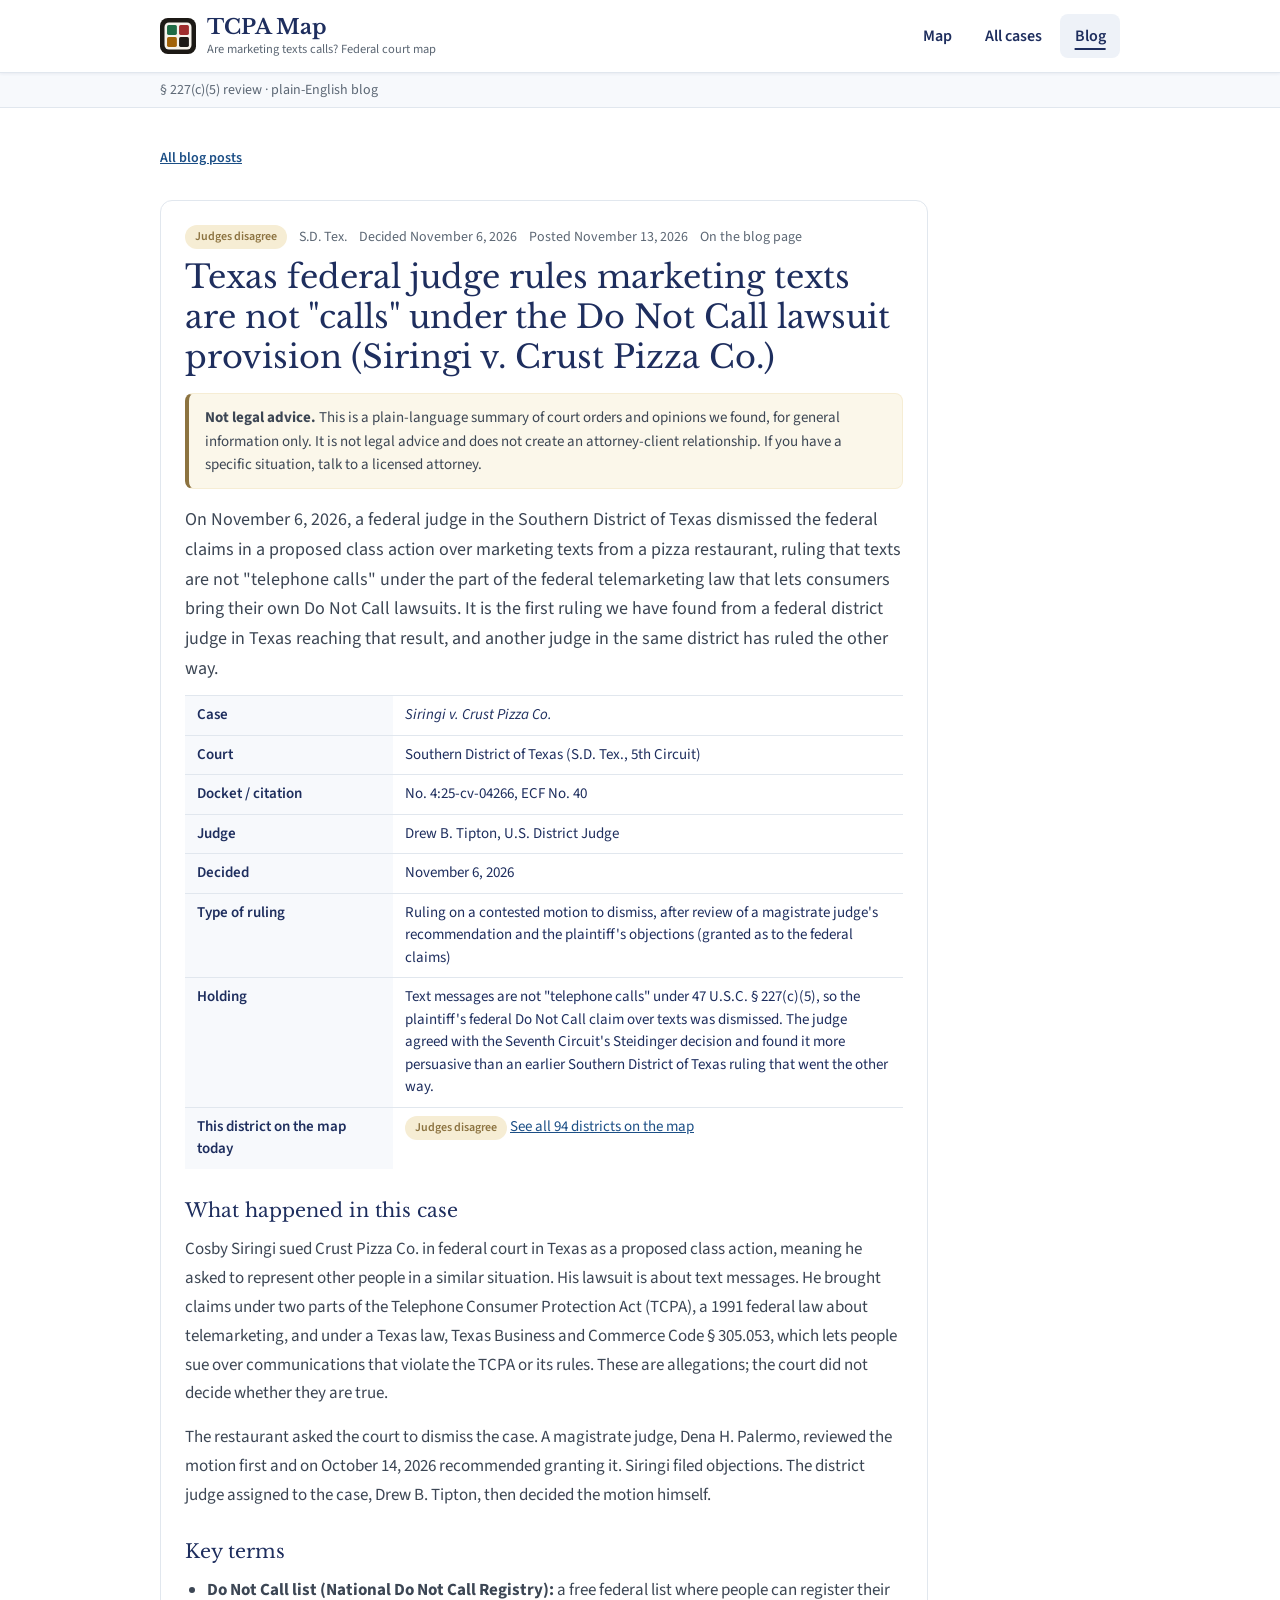
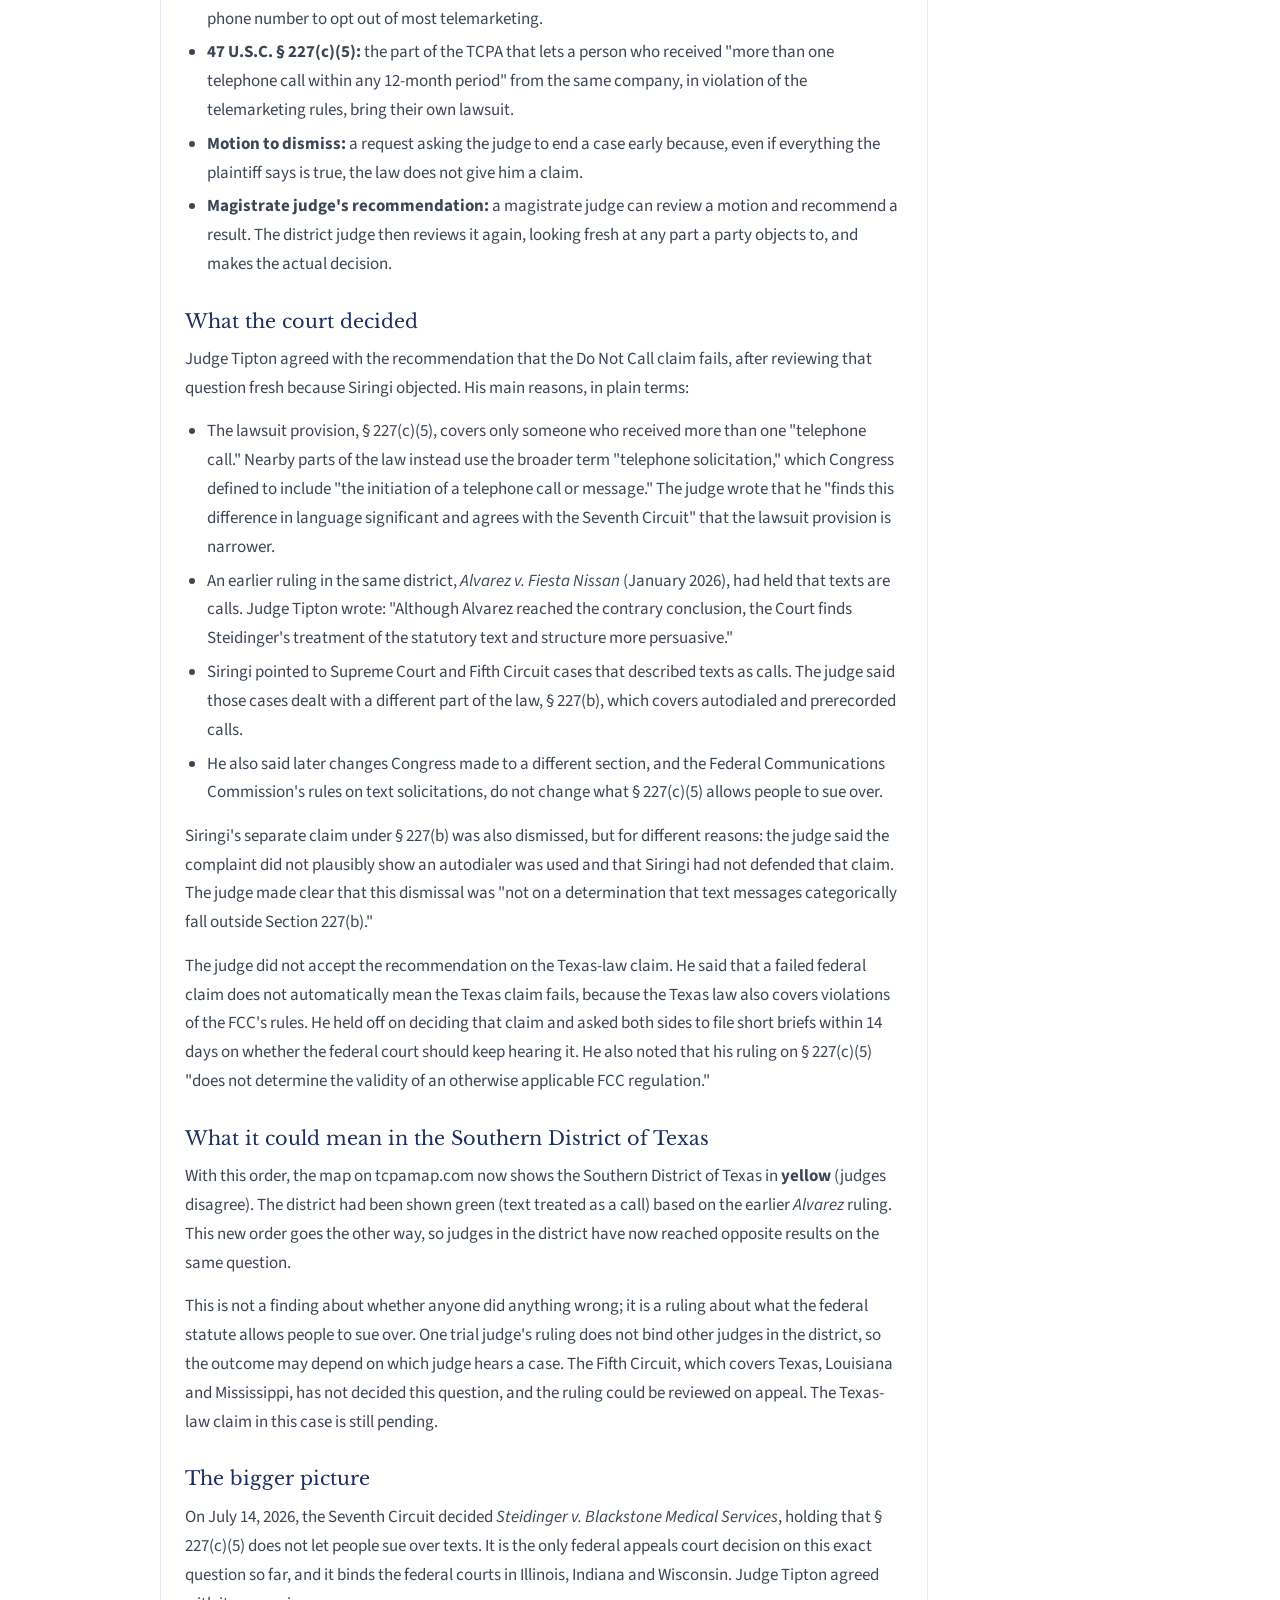
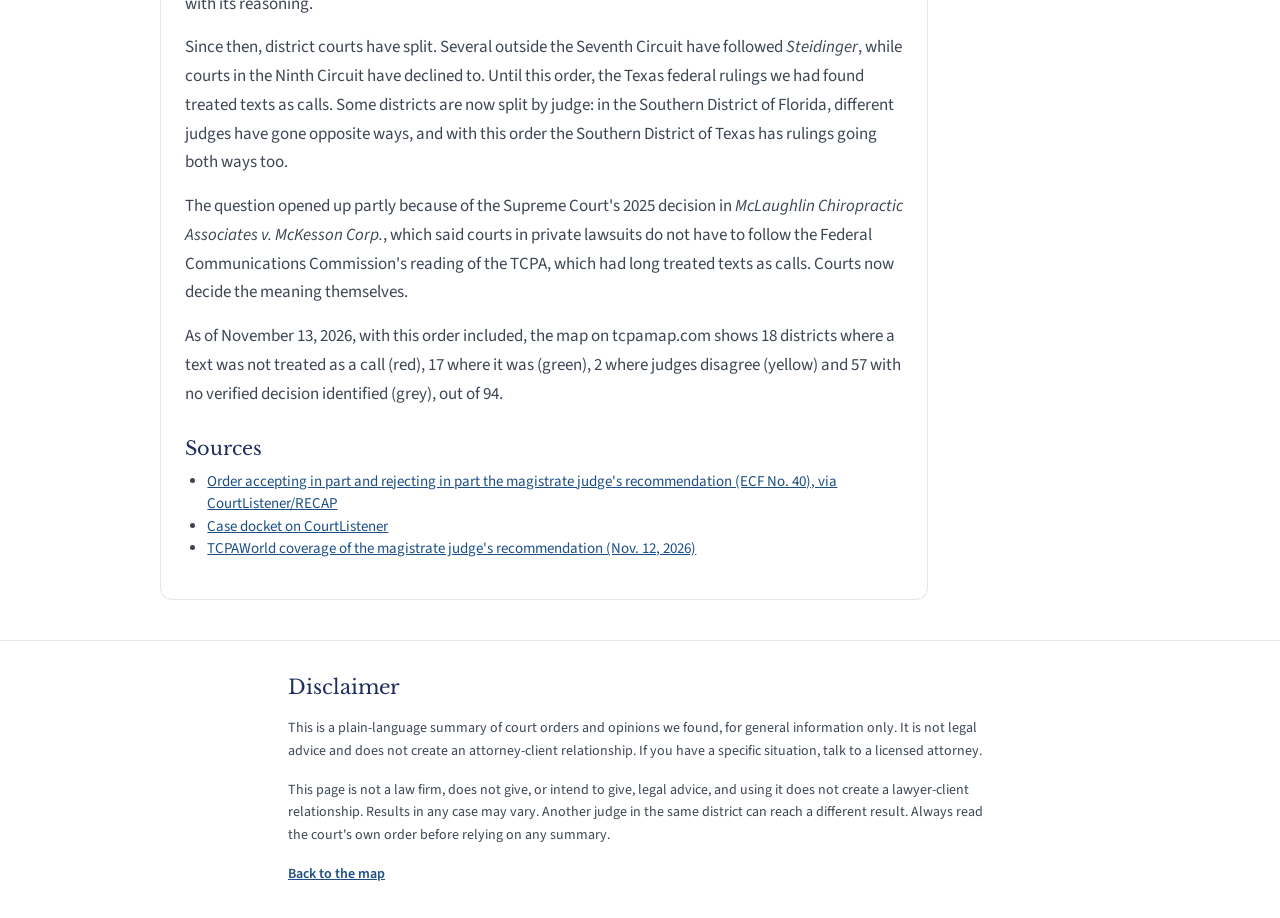
<file: blog/siringi-v-crust-pizza-sd-tex-2026-11-06/index.html>
<!DOCTYPE html><html lang="en"><head><meta charSet="utf-8"/><meta name="viewport" content="width=device-width, initial-scale=1"/>
<title>Texas federal judge rules marketing texts are not &quot;calls&quot; under the Do Not Call lawsuit provision (Siringi v. Crust Pizza Co.)</title><meta name="description" content="On November 6, 2026, a federal judge in the Southern District of Texas dismissed the federal claims in a proposed class action over marketing texts from a pizza restaurant, ruling that texts are not &quot;telephone calls&quot; under the part of the federal telemarketing law that lets consumers bring their own"/><meta name="theme-color" content="#1c1915"/>
<link rel="canonical" href="https://tcpamap.com/blog/siringi-v-crust-pizza-sd-tex-2026-11-06/"/>
<meta property="og:type" content="article"><meta property="og:site_name" content="tcpamap.com"><meta property="og:url" content="https://tcpamap.com/blog/siringi-v-crust-pizza-sd-tex-2026-11-06/">
<meta property="og:title" content="Texas federal judge rules marketing texts are not &quot;calls&quot; under the Do Not Call lawsuit provision (Siringi v. Crust Pizza Co.)"><meta property="og:description" content="On November 6, 2026, a federal judge in the Southern District of Texas dismissed the federal claims in a proposed class action over marketing texts from a pizza restaurant, ruling that texts are not &quot;telephone calls&quot; under the part of the federal telemarketing law that lets consumers bring their own"><meta property="og:image" content="https://tcpamap.com/og.jpg">
<meta name="twitter:card" content="summary_large_image">
<link rel="icon" type="image/svg+xml" href="/favicon.svg"/><link rel="stylesheet" href="/assets/styles-BRyN_3hn.css"/>
<script type="application/ld+json">{"@context": "https://schema.org", "@type": "BlogPosting", "headline": "Texas federal judge rules marketing texts are not \"calls\" under the Do Not Call lawsuit provision (Siringi v. Crust Pizza Co.)", "description": "On November 6, 2026, a federal judge in the Southern District of Texas dismissed the federal claims in a proposed class action over marketing texts from a pizza restaurant, ruling that texts are not \"telephone calls\" under the part of the federal telemarketing law that lets consumers bring their own Do Not Call lawsuits. It is the first ruling we have found from a federal district judge in Texas reaching that result, and another judge in the same district has ruled the other way.", "url": "https://tcpamap.com/blog/siringi-v-crust-pizza-sd-tex-2026-11-06/", "datePublished": "2026-11-13", "inLanguage": "en", "isPartOf": {"@type": "Blog", "url": "https://tcpamap.com/blog/"}, "about": {"@type": "Legislation", "name": "Telephone Consumer Protection Act", "legislationIdentifier": "47 U.S.C. § 227(c)(5)"}}</script><script type="application/ld+json">{"@context": "https://schema.org", "@type": "BreadcrumbList", "itemListElement": [{"@type": "ListItem", "position": 1, "name": "Map", "item": "https://tcpamap.com/"}, {"@type": "ListItem", "position": 2, "name": "Blog", "item": "https://tcpamap.com/blog/"}, {"@type": "ListItem", "position": 3, "name": "Siringi v. Crust Pizza Co.", "item": "https://tcpamap.com/blog/siringi-v-crust-pizza-sd-tex-2026-11-06/"}]}</script>
<style>
.blog-disc{border:1px solid var(--color-split-soft);background:#fbf7ea;border-left:4px solid var(--color-split);border-radius:.5rem;padding:.75rem 1rem;font-size:.9375rem;line-height:1.55;color:#3c4654;margin:1rem 0}
.blog-card{border:1px solid var(--color-line);border-radius:var(--radius-card,.75rem);background:#fff;padding:1.5rem;margin-top:2rem}
.blog-card h2{font-family:var(--font-display);color:var(--color-ink);font-size:1.5rem;line-height:1.3;margin:.5rem 0 .25rem}
.blog-card h2 a{color:inherit;text-decoration:none}.blog-card h2 a:hover{text-decoration:underline}
.blog-body h3,.blog-card h3{font-family:var(--font-display);color:var(--color-ink);font-size:1.2rem;margin:1.6rem 0 .5rem}
.blog-meta{font-size:.875rem;color:var(--color-muted);display:flex;flex-wrap:wrap;align-items:center;gap:.4rem .75rem}
.blog-meta a{color:var(--color-muted)}
.blog-lede{font-size:1.125rem;line-height:1.65;color:#3c4654;margin:.75rem 0}
.blog-body{font-size:1.0625rem;line-height:1.7;color:#3c4654}.blog-body p{margin:0 0 .9rem}
.blog-body ul,.blog-src,.blog-toc{list-style:disc;padding-left:1.4rem;margin:0 0 .9rem}.blog-body li{margin:.3rem 0}
.blog-body a,.blog-src a,.blog-toc a,.blog-facts a,.blog-intro a{color:#1c4f86;text-decoration:underline}
.blog-facts{width:100%;border-collapse:collapse;font-size:.9375rem;margin:.75rem 0 1rem}
.blog-facts th,.blog-facts td{text-align:left;vertical-align:top;padding:.5rem .75rem;border-top:1px solid var(--color-line)}
.blog-facts th{width:13rem;background:#f7f9fc;font-weight:600;color:var(--color-ink)}
.blog-src{font-size:.9375rem;color:#3c4654}.blog-toc li{margin:.35rem 0;font-size:1.0625rem}
.blog-intro p{margin:0 0 .9rem}
@media (max-width:640px){.blog-facts th{width:auto}.blog-card{padding:1.1rem}}
</style></head><body><div class="min-h-screen"><header class="th-bar th-w5"><style>html{scroll-padding-top:6rem}.th-bar{position:sticky;top:0;z-index:1100;background:#fff;border-bottom:1px solid var(--color-line);box-shadow:0 1px 3px rgba(30,46,94,.07)}.th-in{position:relative;max-width:72rem;margin:0 auto;display:flex;align-items:center;gap:1.25rem;min-height:4.5rem;padding:.625rem 1.25rem}.th-w5 .th-in,.th-w5+.th-sub p{max-width:64rem}.th-brand{display:flex;align-items:center;gap:.7rem;flex-shrink:0;color:var(--color-ink);text-decoration:none}.th-brand:hover .th-name{text-decoration:underline;text-underline-offset:.2em}.th-logo{display:block;width:2.25rem;height:2.25rem;flex-shrink:0}.th-words{display:flex;flex-direction:column;min-width:0;line-height:1.1}.th-name{font-family:var(--font-display);font-size:1.3rem;font-weight:700;letter-spacing:-.01em;white-space:nowrap}.th-tag{margin-top:.25rem;font-size:.78rem;color:var(--color-muted);white-space:nowrap}.th-nav{display:flex;align-items:center;gap:.25rem;margin-left:auto}.th-link{display:inline-flex;align-items:center;height:2.75rem;padding:0 .9rem;border-radius:.5rem;color:var(--color-ink);font-size:1rem;font-weight:600;text-decoration:none;white-space:nowrap}.th-link:hover{background:#f4f7fb}.th-link[aria-current]{background:#eef2f8;text-decoration:underline;text-decoration-thickness:2px;text-underline-offset:.45em}.th-link:focus-visible,.th-brand:focus-visible,.th-burger:focus-visible{outline:2px solid #1c6eae;outline-offset:2px}.th-cta{display:flex;align-items:center;flex-shrink:0;padding-left:1.25rem;border-left:1px solid var(--color-line)}.th-menu{display:none}.th-burger{display:flex;align-items:center;justify-content:center;width:2.75rem;height:2.75rem;list-style:none;border:1px solid var(--color-line);border-radius:.5rem;color:var(--color-ink);cursor:pointer;user-select:none}.th-burger::-webkit-details-marker{display:none}.th-burger::marker{content:none}.th-burger svg{width:1.4rem;height:1.4rem}.th-x,.th-menu[open] .th-bars{display:none}.th-menu[open] .th-x{display:block}.th-menu[open] .th-burger{background:#f4f7fb}.th-drop{position:absolute;left:0;right:0;top:100%;display:flex;flex-direction:column;gap:.25rem;padding:.5rem 1.25rem 1rem;background:#fff;border-bottom:1px solid var(--color-line);box-shadow:0 10px 18px rgba(30,46,94,.10)}.th-drop .th-link{height:3rem;padding:0 .75rem}.th-sub{background:#f7f9fc;border-bottom:1px solid var(--color-line)}.th-sub p{max-width:72rem;margin:0 auto;padding:.45rem 1.25rem}@media (min-width:640px){.th-in,.th-sub p{padding-left:2rem;padding-right:2rem}}@media (max-width:899px){.th-nav,.th-tag{display:none}.th-menu{display:block}.th-in{gap:.75rem;padding-top:.5rem;padding-bottom:.5rem;min-height:4rem}.th-brand{margin-right:auto}.th-cta{padding-left:0;border-left:0}}@media (max-width:559px){.th-bar{position:relative}.th-in{flex-wrap:wrap;gap:0 .5rem;min-height:0;padding:0 1.25rem}.th-brand,.th-menu{height:4rem;display:flex;align-items:center}.th-logo{width:2rem;height:2rem}.th-name{font-size:1.15rem}.th-drop{top:4rem;padding:.5rem 1.25rem 1rem}.th-cta{order:3;flex-basis:100%;justify-content:center;padding:.625rem 0 .75rem;border-top:1px solid var(--color-line)}}</style><div class="th-in"><a class="th-brand" href="/"><img src="/favicon.svg" alt="" width="36" height="36" class="th-logo"/><span class="th-words"><span class="th-name">TCPA Map</span><span class="th-tag">Are marketing texts calls? Federal court map</span></span></a><nav class="th-nav" aria-label="Main"><a class="th-link" href="/">Map</a><a class="th-link" href="/removed-cases">All cases</a><a class="th-link" href="/blog/" aria-current="true">Blog</a></nav><details class="th-menu"><summary class="th-burger" aria-label="Menu"><svg class="th-bars" viewBox="0 0 20 20" aria-hidden="true" fill="none" stroke="currentColor" stroke-width="1.8"><path d="M3 5.5h14M3 10h14M3 14.5h14" stroke-linecap="round" stroke-linejoin="round"></path></svg><svg class="th-x" viewBox="0 0 20 20" aria-hidden="true" fill="none" stroke="currentColor" stroke-width="1.8"><path d="M5 5l10 10M15 5 5 15" stroke-linecap="round" stroke-linejoin="round"></path></svg></summary><nav class="th-drop" aria-label="Main menu"><a class="th-link" href="/">Map</a><a class="th-link" href="/removed-cases">All cases</a><a class="th-link" href="/blog/" aria-current="true">Blog</a></nav></details></div></header><div class="th-sub"><p class="text-sm text-muted">§ 227(c)(5) review · plain-English blog</p></div><main class="mx-auto max-w-5xl px-5 py-10 sm:px-8"><div class="max-w-3xl"><p class="text-sm text-muted"><a class="font-semibold text-[#1c4f86] underline" href="/blog/">All blog posts</a></p><article class="blog-card" id="siringi-v-crust-pizza-sd-tex-2026-11-06">
<p class="blog-meta"><span class="inline-block rounded-full px-2.5 py-1 text-xs font-semibold bg-split-soft text-split">Judges disagree</span><span>S.D. Tex.</span><span>Decided November 6, 2026</span><span>Posted November 13, 2026</span><span><a href="/blog/#siringi-v-crust-pizza-sd-tex-2026-11-06">On the blog page</a></span></p>
<h1 class="font-display text-4xl leading-tight text-ink" style="font-size:2rem;margin:.5rem 0 .25rem">Texas federal judge rules marketing texts are not "calls" under the Do Not Call lawsuit provision (Siringi v. Crust Pizza Co.)</h1>
<div class="blog-disc"><strong>Not legal advice.</strong> This is a plain-language summary of court orders and opinions we found, for general information only. It is not legal advice and does not create an attorney-client relationship. If you have a specific situation, talk to a licensed attorney.</div>
<p class="blog-lede">On November 6, 2026, a federal judge in the Southern District of Texas dismissed the federal claims in a proposed class action over marketing texts from a pizza restaurant, ruling that texts are not "telephone calls" under the part of the federal telemarketing law that lets consumers bring their own Do Not Call lawsuits. It is the first ruling we have found from a federal district judge in Texas reaching that result, and another judge in the same district has ruled the other way.</p>
<table class="blog-facts"><tbody>
<tr><th>Case</th><td><em>Siringi v. Crust Pizza Co.</em></td></tr>
<tr><th>Court</th><td>Southern District of Texas (S.D. Tex., 5th Circuit)</td></tr>
<tr><th>Docket / citation</th><td>No. 4:25-cv-04266, ECF No. 40</td></tr>
<tr><th>Judge</th><td>Drew B. Tipton, U.S. District Judge</td></tr>
<tr><th>Decided</th><td>November 6, 2026</td></tr>
<tr><th>Type of ruling</th><td>Ruling on a contested motion to dismiss, after review of a magistrate judge's recommendation and the plaintiff's objections (granted as to the federal claims)</td></tr>
<tr><th>Holding</th><td>Text messages are not "telephone calls" under 47 U.S.C. § 227(c)(5), so the plaintiff's federal Do Not Call claim over texts was dismissed. The judge agreed with the Seventh Circuit's Steidinger decision and found it more persuasive than an earlier Southern District of Texas ruling that went the other way.</td></tr>
<tr><th>This district on the map today</th><td><span class="inline-block rounded-full px-2.5 py-1 text-xs font-semibold bg-split-soft text-split">Judges disagree</span> <a href="/#district-map">See all 94 districts on the map</a></td></tr>
</tbody></table>
<div class="blog-body"><h3>What happened in this case</h3>
<p>Cosby Siringi sued Crust Pizza Co. in federal court in Texas as a proposed class action, meaning he asked to represent other people in a similar situation. His lawsuit is about text messages. He brought claims under two parts of the Telephone Consumer Protection Act (TCPA), a 1991 federal law about telemarketing, and under a Texas law, Texas Business and Commerce Code § 305.053, which lets people sue over communications that violate the TCPA or its rules. These are allegations; the court did not decide whether they are true.</p>
<p>The restaurant asked the court to dismiss the case. A magistrate judge, Dena H. Palermo, reviewed the motion first and on October 14, 2026 recommended granting it. Siringi filed objections. The district judge assigned to the case, Drew B. Tipton, then decided the motion himself.</p>
<h3>Key terms</h3>
<ul><li><strong>Do Not Call list (National Do Not Call Registry):</strong> a free federal list where people can register their phone number to opt out of most telemarketing.</li><li><strong>47 U.S.C. § 227(c)(5):</strong> the part of the TCPA that lets a person who received "more than one telephone call within any 12-month period" from the same company, in violation of the telemarketing rules, bring their own lawsuit.</li><li><strong>Motion to dismiss:</strong> a request asking the judge to end a case early because, even if everything the plaintiff says is true, the law does not give him a claim.</li><li><strong>Magistrate judge's recommendation:</strong> a magistrate judge can review a motion and recommend a result. The district judge then reviews it again, looking fresh at any part a party objects to, and makes the actual decision.</li></ul>
<h3>What the court decided</h3>
<p>Judge Tipton agreed with the recommendation that the Do Not Call claim fails, after reviewing that question fresh because Siringi objected. His main reasons, in plain terms:</p>
<ul><li>The lawsuit provision, § 227(c)(5), covers only someone who received more than one "telephone call." Nearby parts of the law instead use the broader term "telephone solicitation," which Congress defined to include "the initiation of a telephone call or message." The judge wrote that he "finds this difference in language significant and agrees with the Seventh Circuit" that the lawsuit provision is narrower.</li><li>An earlier ruling in the same district, <em>Alvarez v. Fiesta Nissan</em> (January 2026), had held that texts are calls. Judge Tipton wrote: "Although Alvarez reached the contrary conclusion, the Court finds Steidinger's treatment of the statutory text and structure more persuasive."</li><li>Siringi pointed to Supreme Court and Fifth Circuit cases that described texts as calls. The judge said those cases dealt with a different part of the law, § 227(b), which covers autodialed and prerecorded calls.</li><li>He also said later changes Congress made to a different section, and the Federal Communications Commission's rules on text solicitations, do not change what § 227(c)(5) allows people to sue over.</li></ul>
<p>Siringi's separate claim under § 227(b) was also dismissed, but for different reasons: the judge said the complaint did not plausibly show an autodialer was used and that Siringi had not defended that claim. The judge made clear that this dismissal was "not on a determination that text messages categorically fall outside Section 227(b)."</p>
<p>The judge did not accept the recommendation on the Texas-law claim. He said that a failed federal claim does not automatically mean the Texas claim fails, because the Texas law also covers violations of the FCC's rules. He held off on deciding that claim and asked both sides to file short briefs within 14 days on whether the federal court should keep hearing it. He also noted that his ruling on § 227(c)(5) "does not determine the validity of an otherwise applicable FCC regulation."</p>
<h3>What it could mean in the Southern District of Texas</h3>
<p>With this order, the map on tcpamap.com now shows the Southern District of Texas in <strong>yellow</strong> (judges disagree). The district had been shown green (text treated as a call) based on the earlier <em>Alvarez</em> ruling. This new order goes the other way, so judges in the district have now reached opposite results on the same question.</p>
<p>This is not a finding about whether anyone did anything wrong; it is a ruling about what the federal statute allows people to sue over. One trial judge's ruling does not bind other judges in the district, so the outcome may depend on which judge hears a case. The Fifth Circuit, which covers Texas, Louisiana and Mississippi, has not decided this question, and the ruling could be reviewed on appeal. The Texas-law claim in this case is still pending.</p>
<h3>The bigger picture</h3>
<p>On July 14, 2026, the Seventh Circuit decided <em>Steidinger v. Blackstone Medical Services</em>, holding that § 227(c)(5) does not let people sue over texts. It is the only federal appeals court decision on this exact question so far, and it binds the federal courts in Illinois, Indiana and Wisconsin. Judge Tipton agreed with its reasoning.</p>
<p>Since then, district courts have split. Several outside the Seventh Circuit have followed <em>Steidinger</em>, while courts in the Ninth Circuit have declined to. Until this order, the Texas federal rulings we had found treated texts as calls. Some districts are now split by judge: in the Southern District of Florida, different judges have gone opposite ways, and with this order the Southern District of Texas has rulings going both ways too.</p>
<p>The question opened up partly because of the Supreme Court's 2025 decision in <em>McLaughlin Chiropractic Associates v. McKesson Corp.</em>, which said courts in private lawsuits do not have to follow the Federal Communications Commission's reading of the TCPA, which had long treated texts as calls. Courts now decide the meaning themselves.</p>
<p>As of November 13, 2026, with this order included, the map on tcpamap.com shows 18 districts where a text was not treated as a call (red), 17 where it was (green), 2 where judges disagree (yellow) and 57 with no verified decision identified (grey), out of 94.</p></div>
<h3>Sources</h3><ul class="blog-src"><li><a href="https://storage.courtlistener.com/recap/gov.uscourts.txsd.2028673/gov.uscourts.txsd.2028673.40.0.pdf" target="_blank" rel="noopener">Order accepting in part and rejecting in part the magistrate judge's recommendation (ECF No. 40), via CourtListener/RECAP</a></li><li><a href="https://www.courtlistener.com/docket/71300848/siringi-v-crust-pizza-co/" target="_blank" rel="noopener">Case docket on CourtListener</a></li><li><a href="https://tcpaworld.com/2026/11/12/texas-falls-first-court-in-texas-holds-sms-messages-are-not-telephone-calls-for-tcpa-dnc-purposes-and-this-is-huge/" target="_blank" rel="noopener">TCPAWorld coverage of the magistrate judge's recommendation (Nov. 12, 2026)</a></li></ul>
</article></div></main><footer class="border-t border-line"><div class="mx-auto max-w-3xl space-y-4 px-5 py-8 text-sm leading-relaxed text-[#3c4654] sm:px-8"><h2 class="font-display text-xl text-ink">Disclaimer</h2><p>This is a plain-language summary of court orders and opinions we found, for general information only. It is not legal advice and does not create an attorney-client relationship. If you have a specific situation, talk to a licensed attorney.</p><p>This page is not a law firm, does not give, or intend to give, legal advice, and using it does not create a lawyer-client relationship. Results in any case may vary. Another judge in the same district can reach a different result. Always read the court's own order before relying on any summary.</p><p><a class="font-semibold text-[#1c4f86] underline" href="/">Back to the map</a></p></div></footer></div></body></html>
</file>
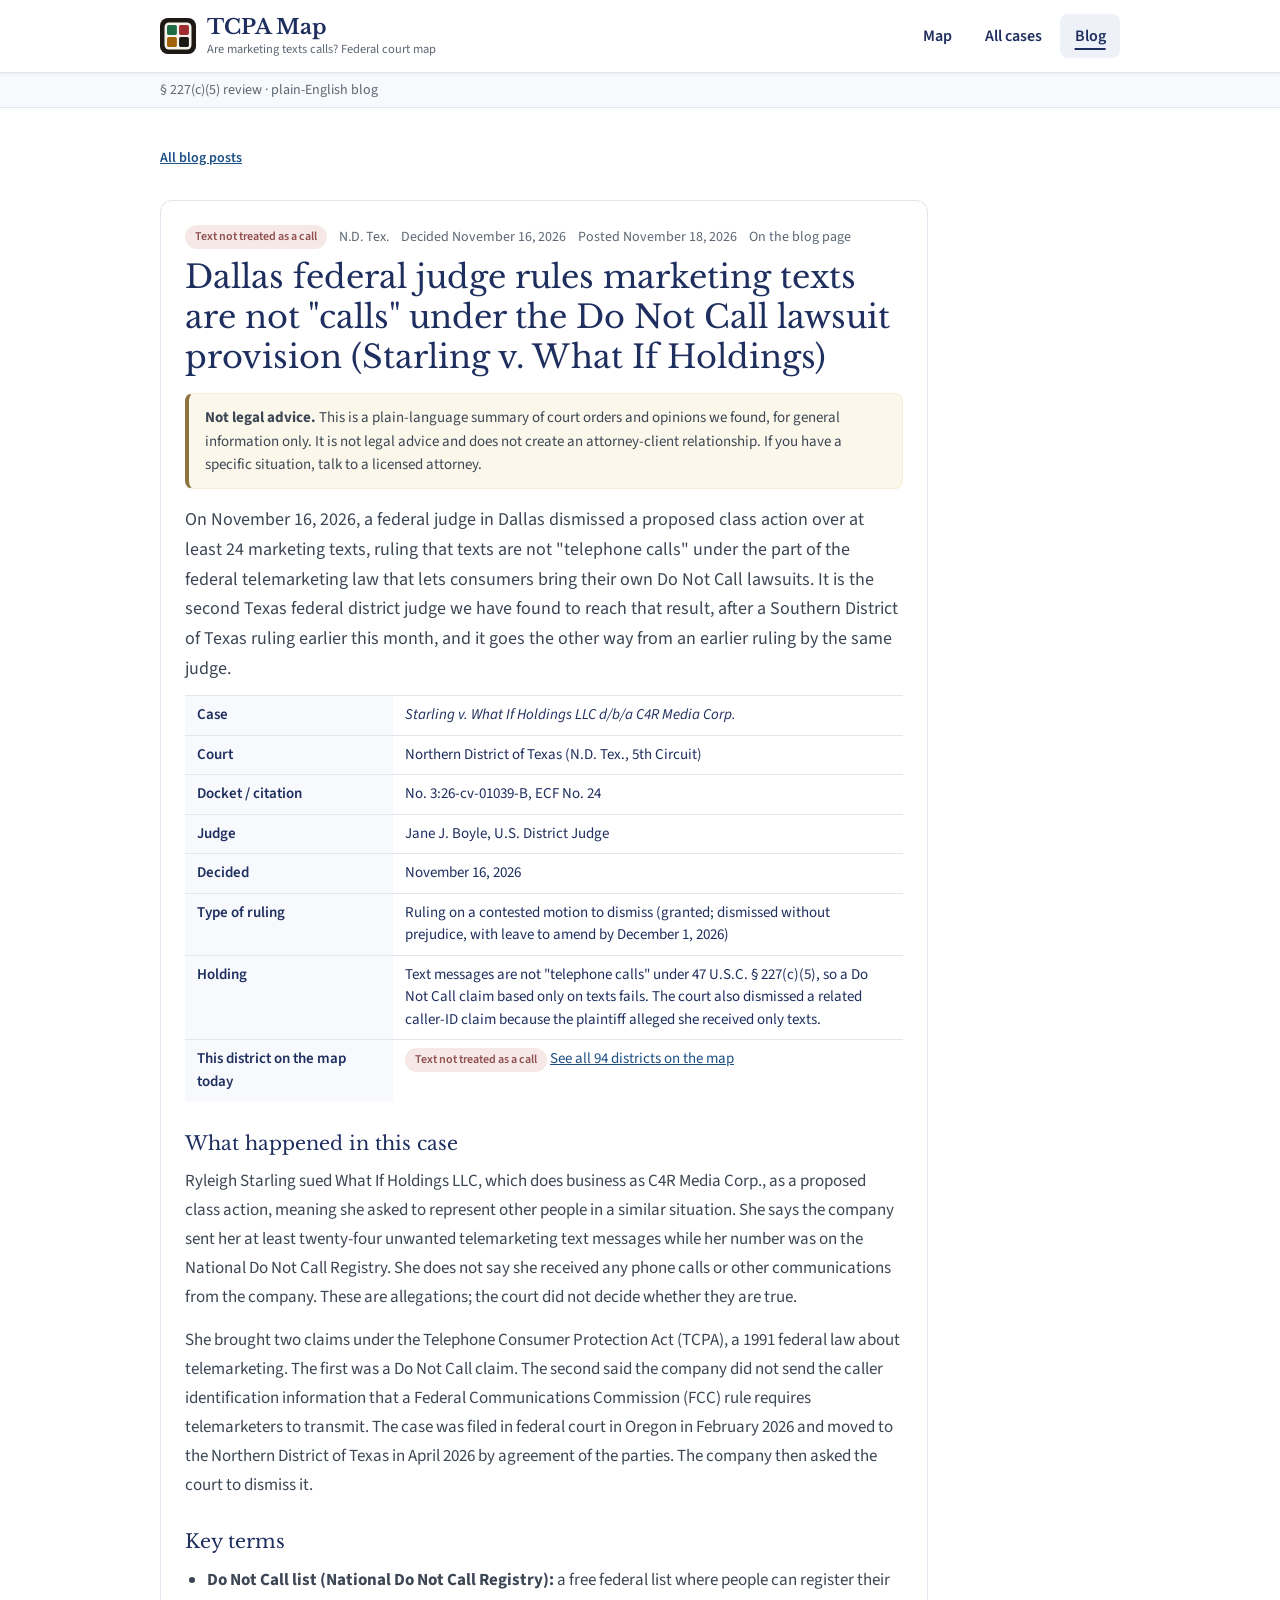
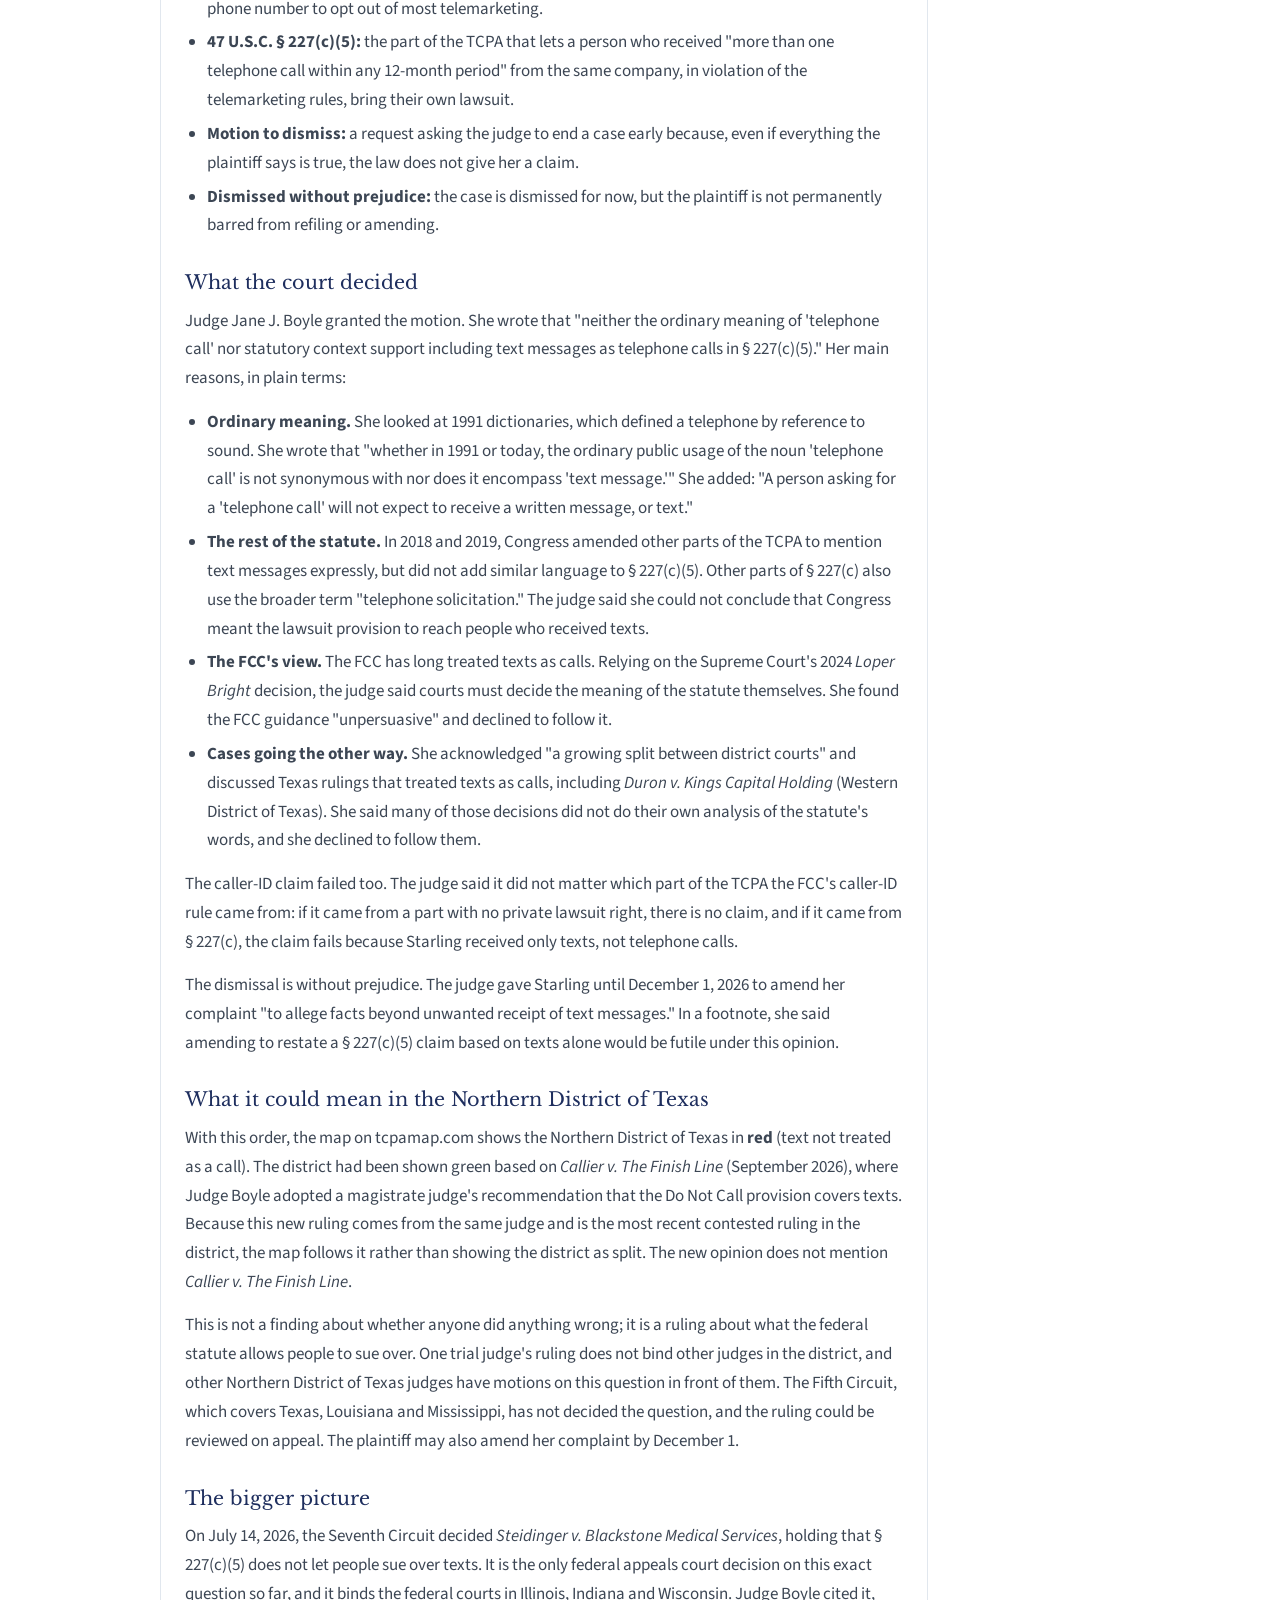
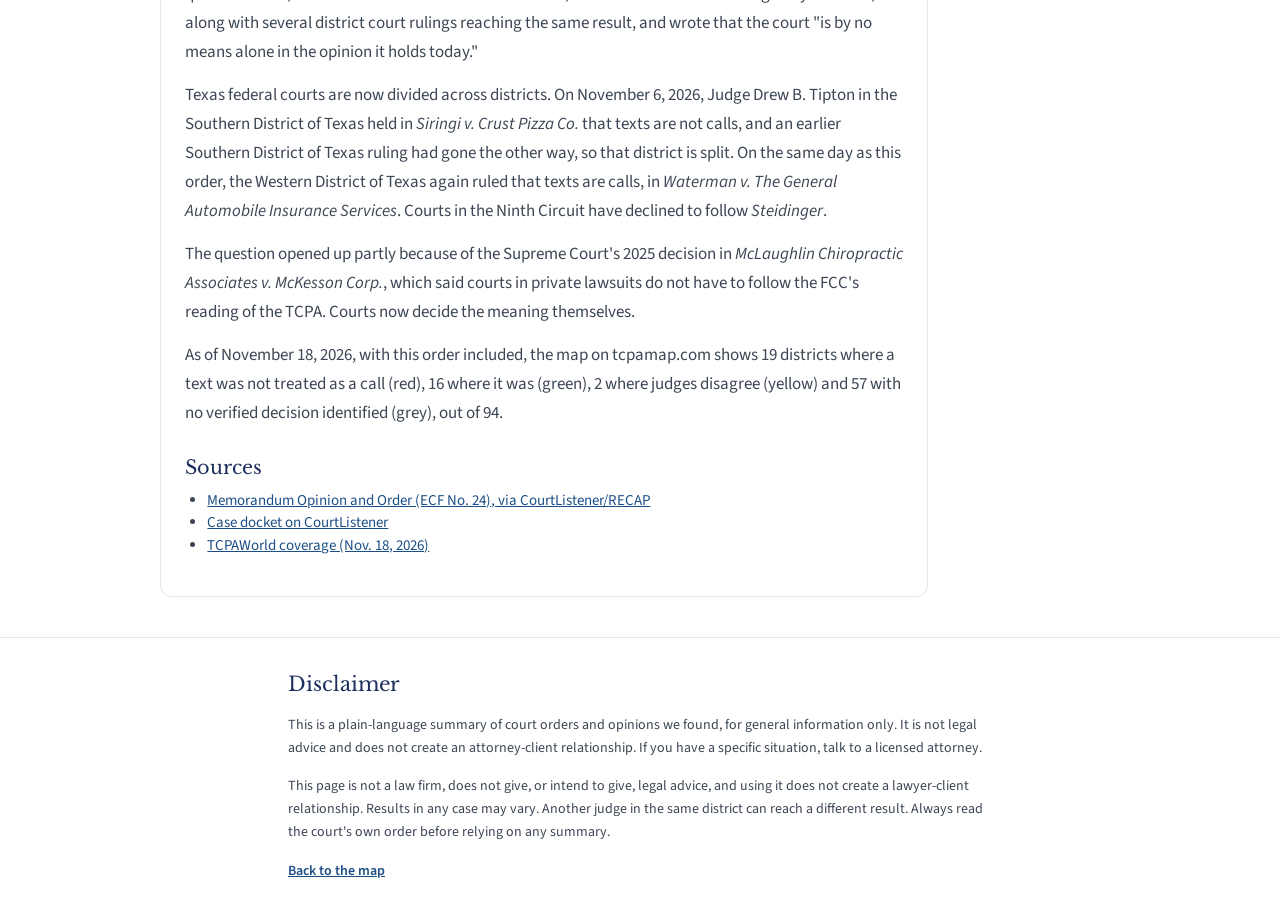
<file: blog/starling-v-what-if-holdings-nd-tex-2026-11-16/index.html>
<!DOCTYPE html><html lang="en"><head><meta charSet="utf-8"/><meta name="viewport" content="width=device-width, initial-scale=1"/>
<title>Dallas federal judge rules marketing texts are not &quot;calls&quot; under the Do Not Call lawsuit provision (Starling v. What If Holdings)</title><meta name="description" content="On November 16, 2026, a federal judge in Dallas dismissed a proposed class action over at least 24 marketing texts, ruling that texts are not &quot;telephone calls&quot; under the part of the federal telemarketing law that lets consumers bring their own Do Not Call lawsuits. It is the second Texas federal dis"/><meta name="theme-color" content="#1c1915"/>
<link rel="canonical" href="https://tcpamap.com/blog/starling-v-what-if-holdings-nd-tex-2026-11-16/"/>
<meta property="og:type" content="article"><meta property="og:site_name" content="tcpamap.com"><meta property="og:url" content="https://tcpamap.com/blog/starling-v-what-if-holdings-nd-tex-2026-11-16/">
<meta property="og:title" content="Dallas federal judge rules marketing texts are not &quot;calls&quot; under the Do Not Call lawsuit provision (Starling v. What If Holdings)"><meta property="og:description" content="On November 16, 2026, a federal judge in Dallas dismissed a proposed class action over at least 24 marketing texts, ruling that texts are not &quot;telephone calls&quot; under the part of the federal telemarketing law that lets consumers bring their own Do Not Call lawsuits. It is the second Texas federal dis"><meta property="og:image" content="https://tcpamap.com/og.jpg">
<meta name="twitter:card" content="summary_large_image">
<link rel="icon" type="image/svg+xml" href="/favicon.svg"/><link rel="stylesheet" href="/assets/styles-BRyN_3hn.css"/>
<script type="application/ld+json">{"@context": "https://schema.org", "@type": "BlogPosting", "headline": "Dallas federal judge rules marketing texts are not \"calls\" under the Do Not Call lawsuit provision (Starling v. What If Holdings)", "description": "On November 16, 2026, a federal judge in Dallas dismissed a proposed class action over at least 24 marketing texts, ruling that texts are not \"telephone calls\" under the part of the federal telemarketing law that lets consumers bring their own Do Not Call lawsuits. It is the second Texas federal district judge we have found to reach that result, after a Southern District of Texas ruling earlier this month, and it goes the other way from an earlier ruling by the same judge.", "url": "https://tcpamap.com/blog/starling-v-what-if-holdings-nd-tex-2026-11-16/", "datePublished": "2026-11-18", "inLanguage": "en", "isPartOf": {"@type": "Blog", "url": "https://tcpamap.com/blog/"}, "about": {"@type": "Legislation", "name": "Telephone Consumer Protection Act", "legislationIdentifier": "47 U.S.C. § 227(c)(5)"}}</script><script type="application/ld+json">{"@context": "https://schema.org", "@type": "BreadcrumbList", "itemListElement": [{"@type": "ListItem", "position": 1, "name": "Map", "item": "https://tcpamap.com/"}, {"@type": "ListItem", "position": 2, "name": "Blog", "item": "https://tcpamap.com/blog/"}, {"@type": "ListItem", "position": 3, "name": "Starling v. What If Holdings LLC d/b/a C4R Media Corp.", "item": "https://tcpamap.com/blog/starling-v-what-if-holdings-nd-tex-2026-11-16/"}]}</script>
<style>
.blog-disc{border:1px solid var(--color-split-soft);background:#fbf7ea;border-left:4px solid var(--color-split);border-radius:.5rem;padding:.75rem 1rem;font-size:.9375rem;line-height:1.55;color:#3c4654;margin:1rem 0}
.blog-card{border:1px solid var(--color-line);border-radius:var(--radius-card,.75rem);background:#fff;padding:1.5rem;margin-top:2rem}
.blog-card h2{font-family:var(--font-display);color:var(--color-ink);font-size:1.5rem;line-height:1.3;margin:.5rem 0 .25rem}
.blog-card h2 a{color:inherit;text-decoration:none}.blog-card h2 a:hover{text-decoration:underline}
.blog-body h3,.blog-card h3{font-family:var(--font-display);color:var(--color-ink);font-size:1.2rem;margin:1.6rem 0 .5rem}
.blog-meta{font-size:.875rem;color:var(--color-muted);display:flex;flex-wrap:wrap;align-items:center;gap:.4rem .75rem}
.blog-meta a{color:var(--color-muted)}
.blog-lede{font-size:1.125rem;line-height:1.65;color:#3c4654;margin:.75rem 0}
.blog-body{font-size:1.0625rem;line-height:1.7;color:#3c4654}.blog-body p{margin:0 0 .9rem}
.blog-body ul,.blog-src,.blog-toc{list-style:disc;padding-left:1.4rem;margin:0 0 .9rem}.blog-body li{margin:.3rem 0}
.blog-body a,.blog-src a,.blog-toc a,.blog-facts a,.blog-intro a{color:#1c4f86;text-decoration:underline}
.blog-facts{width:100%;border-collapse:collapse;font-size:.9375rem;margin:.75rem 0 1rem}
.blog-facts th,.blog-facts td{text-align:left;vertical-align:top;padding:.5rem .75rem;border-top:1px solid var(--color-line)}
.blog-facts th{width:13rem;background:#f7f9fc;font-weight:600;color:var(--color-ink)}
.blog-src{font-size:.9375rem;color:#3c4654}.blog-toc li{margin:.35rem 0;font-size:1.0625rem}
.blog-intro p{margin:0 0 .9rem}
@media (max-width:640px){.blog-facts th{width:auto}.blog-card{padding:1.1rem}}
</style></head><body><div class="min-h-screen"><header class="th-bar th-w5"><style>html{scroll-padding-top:6rem}.th-bar{position:sticky;top:0;z-index:1100;background:#fff;border-bottom:1px solid var(--color-line);box-shadow:0 1px 3px rgba(30,46,94,.07)}.th-in{position:relative;max-width:72rem;margin:0 auto;display:flex;align-items:center;gap:1.25rem;min-height:4.5rem;padding:.625rem 1.25rem}.th-w5 .th-in,.th-w5+.th-sub p{max-width:64rem}.th-brand{display:flex;align-items:center;gap:.7rem;flex-shrink:0;color:var(--color-ink);text-decoration:none}.th-brand:hover .th-name{text-decoration:underline;text-underline-offset:.2em}.th-logo{display:block;width:2.25rem;height:2.25rem;flex-shrink:0}.th-words{display:flex;flex-direction:column;min-width:0;line-height:1.1}.th-name{font-family:var(--font-display);font-size:1.3rem;font-weight:700;letter-spacing:-.01em;white-space:nowrap}.th-tag{margin-top:.25rem;font-size:.78rem;color:var(--color-muted);white-space:nowrap}.th-nav{display:flex;align-items:center;gap:.25rem;margin-left:auto}.th-link{display:inline-flex;align-items:center;height:2.75rem;padding:0 .9rem;border-radius:.5rem;color:var(--color-ink);font-size:1rem;font-weight:600;text-decoration:none;white-space:nowrap}.th-link:hover{background:#f4f7fb}.th-link[aria-current]{background:#eef2f8;text-decoration:underline;text-decoration-thickness:2px;text-underline-offset:.45em}.th-link:focus-visible,.th-brand:focus-visible,.th-burger:focus-visible{outline:2px solid #1c6eae;outline-offset:2px}.th-cta{display:flex;align-items:center;flex-shrink:0;padding-left:1.25rem;border-left:1px solid var(--color-line)}.th-menu{display:none}.th-burger{display:flex;align-items:center;justify-content:center;width:2.75rem;height:2.75rem;list-style:none;border:1px solid var(--color-line);border-radius:.5rem;color:var(--color-ink);cursor:pointer;user-select:none}.th-burger::-webkit-details-marker{display:none}.th-burger::marker{content:none}.th-burger svg{width:1.4rem;height:1.4rem}.th-x,.th-menu[open] .th-bars{display:none}.th-menu[open] .th-x{display:block}.th-menu[open] .th-burger{background:#f4f7fb}.th-drop{position:absolute;left:0;right:0;top:100%;display:flex;flex-direction:column;gap:.25rem;padding:.5rem 1.25rem 1rem;background:#fff;border-bottom:1px solid var(--color-line);box-shadow:0 10px 18px rgba(30,46,94,.10)}.th-drop .th-link{height:3rem;padding:0 .75rem}.th-sub{background:#f7f9fc;border-bottom:1px solid var(--color-line)}.th-sub p{max-width:72rem;margin:0 auto;padding:.45rem 1.25rem}@media (min-width:640px){.th-in,.th-sub p{padding-left:2rem;padding-right:2rem}}@media (max-width:899px){.th-nav,.th-tag{display:none}.th-menu{display:block}.th-in{gap:.75rem;padding-top:.5rem;padding-bottom:.5rem;min-height:4rem}.th-brand{margin-right:auto}.th-cta{padding-left:0;border-left:0}}@media (max-width:559px){.th-bar{position:relative}.th-in{flex-wrap:wrap;gap:0 .5rem;min-height:0;padding:0 1.25rem}.th-brand,.th-menu{height:4rem;display:flex;align-items:center}.th-logo{width:2rem;height:2rem}.th-name{font-size:1.15rem}.th-drop{top:4rem;padding:.5rem 1.25rem 1rem}.th-cta{order:3;flex-basis:100%;justify-content:center;padding:.625rem 0 .75rem;border-top:1px solid var(--color-line)}}</style><div class="th-in"><a class="th-brand" href="/"><img src="/favicon.svg" alt="" width="36" height="36" class="th-logo"/><span class="th-words"><span class="th-name">TCPA Map</span><span class="th-tag">Are marketing texts calls? Federal court map</span></span></a><nav class="th-nav" aria-label="Main"><a class="th-link" href="/">Map</a><a class="th-link" href="/removed-cases">All cases</a><a class="th-link" href="/blog/" aria-current="true">Blog</a></nav><details class="th-menu"><summary class="th-burger" aria-label="Menu"><svg class="th-bars" viewBox="0 0 20 20" aria-hidden="true" fill="none" stroke="currentColor" stroke-width="1.8"><path d="M3 5.5h14M3 10h14M3 14.5h14" stroke-linecap="round" stroke-linejoin="round"></path></svg><svg class="th-x" viewBox="0 0 20 20" aria-hidden="true" fill="none" stroke="currentColor" stroke-width="1.8"><path d="M5 5l10 10M15 5 5 15" stroke-linecap="round" stroke-linejoin="round"></path></svg></summary><nav class="th-drop" aria-label="Main menu"><a class="th-link" href="/">Map</a><a class="th-link" href="/removed-cases">All cases</a><a class="th-link" href="/blog/" aria-current="true">Blog</a></nav></details></div></header><div class="th-sub"><p class="text-sm text-muted">§ 227(c)(5) review · plain-English blog</p></div><main class="mx-auto max-w-5xl px-5 py-10 sm:px-8"><div class="max-w-3xl"><p class="text-sm text-muted"><a class="font-semibold text-[#1c4f86] underline" href="/blog/">All blog posts</a></p><article class="blog-card" id="starling-v-what-if-holdings-nd-tex-2026-11-16">
<p class="blog-meta"><span class="inline-block rounded-full px-2.5 py-1 text-xs font-semibold bg-not-call-soft text-not-call">Text not treated as a call</span><span>N.D. Tex.</span><span>Decided November 16, 2026</span><span>Posted November 18, 2026</span><span><a href="/blog/#starling-v-what-if-holdings-nd-tex-2026-11-16">On the blog page</a></span></p>
<h1 class="font-display text-4xl leading-tight text-ink" style="font-size:2rem;margin:.5rem 0 .25rem">Dallas federal judge rules marketing texts are not "calls" under the Do Not Call lawsuit provision (Starling v. What If Holdings)</h1>
<div class="blog-disc"><strong>Not legal advice.</strong> This is a plain-language summary of court orders and opinions we found, for general information only. It is not legal advice and does not create an attorney-client relationship. If you have a specific situation, talk to a licensed attorney.</div>
<p class="blog-lede">On November 16, 2026, a federal judge in Dallas dismissed a proposed class action over at least 24 marketing texts, ruling that texts are not "telephone calls" under the part of the federal telemarketing law that lets consumers bring their own Do Not Call lawsuits. It is the second Texas federal district judge we have found to reach that result, after a Southern District of Texas ruling earlier this month, and it goes the other way from an earlier ruling by the same judge.</p>
<table class="blog-facts"><tbody>
<tr><th>Case</th><td><em>Starling v. What If Holdings LLC d/b/a C4R Media Corp.</em></td></tr>
<tr><th>Court</th><td>Northern District of Texas (N.D. Tex., 5th Circuit)</td></tr>
<tr><th>Docket / citation</th><td>No. 3:26-cv-01039-B, ECF No. 24</td></tr>
<tr><th>Judge</th><td>Jane J. Boyle, U.S. District Judge</td></tr>
<tr><th>Decided</th><td>November 16, 2026</td></tr>
<tr><th>Type of ruling</th><td>Ruling on a contested motion to dismiss (granted; dismissed without prejudice, with leave to amend by December 1, 2026)</td></tr>
<tr><th>Holding</th><td>Text messages are not "telephone calls" under 47 U.S.C. § 227(c)(5), so a Do Not Call claim based only on texts fails. The court also dismissed a related caller-ID claim because the plaintiff alleged she received only texts.</td></tr>
<tr><th>This district on the map today</th><td><span class="inline-block rounded-full px-2.5 py-1 text-xs font-semibold bg-not-call-soft text-not-call">Text not treated as a call</span> <a href="/#district-map">See all 94 districts on the map</a></td></tr>
</tbody></table>
<div class="blog-body"><h3>What happened in this case</h3>
<p>Ryleigh Starling sued What If Holdings LLC, which does business as C4R Media Corp., as a proposed class action, meaning she asked to represent other people in a similar situation. She says the company sent her at least twenty-four unwanted telemarketing text messages while her number was on the National Do Not Call Registry. She does not say she received any phone calls or other communications from the company. These are allegations; the court did not decide whether they are true.</p>
<p>She brought two claims under the Telephone Consumer Protection Act (TCPA), a 1991 federal law about telemarketing. The first was a Do Not Call claim. The second said the company did not send the caller identification information that a Federal Communications Commission (FCC) rule requires telemarketers to transmit. The case was filed in federal court in Oregon in February 2026 and moved to the Northern District of Texas in April 2026 by agreement of the parties. The company then asked the court to dismiss it.</p>
<h3>Key terms</h3>
<ul><li><strong>Do Not Call list (National Do Not Call Registry):</strong> a free federal list where people can register their phone number to opt out of most telemarketing.</li><li><strong>47 U.S.C. § 227(c)(5):</strong> the part of the TCPA that lets a person who received "more than one telephone call within any 12-month period" from the same company, in violation of the telemarketing rules, bring their own lawsuit.</li><li><strong>Motion to dismiss:</strong> a request asking the judge to end a case early because, even if everything the plaintiff says is true, the law does not give her a claim.</li><li><strong>Dismissed without prejudice:</strong> the case is dismissed for now, but the plaintiff is not permanently barred from refiling or amending.</li></ul>
<h3>What the court decided</h3>
<p>Judge Jane J. Boyle granted the motion. She wrote that "neither the ordinary meaning of 'telephone call' nor statutory context support including text messages as telephone calls in § 227(c)(5)." Her main reasons, in plain terms:</p>
<ul><li><strong>Ordinary meaning.</strong> She looked at 1991 dictionaries, which defined a telephone by reference to sound. She wrote that "whether in 1991 or today, the ordinary public usage of the noun 'telephone call' is not synonymous with nor does it encompass 'text message.'" She added: "A person asking for a 'telephone call' will not expect to receive a written message, or text."</li><li><strong>The rest of the statute.</strong> In 2018 and 2019, Congress amended other parts of the TCPA to mention text messages expressly, but did not add similar language to § 227(c)(5). Other parts of § 227(c) also use the broader term "telephone solicitation." The judge said she could not conclude that Congress meant the lawsuit provision to reach people who received texts.</li><li><strong>The FCC's view.</strong> The FCC has long treated texts as calls. Relying on the Supreme Court's 2024 <em>Loper Bright</em> decision, the judge said courts must decide the meaning of the statute themselves. She found the FCC guidance "unpersuasive" and declined to follow it.</li><li><strong>Cases going the other way.</strong> She acknowledged "a growing split between district courts" and discussed Texas rulings that treated texts as calls, including <em>Duron v. Kings Capital Holding</em> (Western District of Texas). She said many of those decisions did not do their own analysis of the statute's words, and she declined to follow them.</li></ul>
<p>The caller-ID claim failed too. The judge said it did not matter which part of the TCPA the FCC's caller-ID rule came from: if it came from a part with no private lawsuit right, there is no claim, and if it came from § 227(c), the claim fails because Starling received only texts, not telephone calls.</p>
<p>The dismissal is without prejudice. The judge gave Starling until December 1, 2026 to amend her complaint "to allege facts beyond unwanted receipt of text messages." In a footnote, she said amending to restate a § 227(c)(5) claim based on texts alone would be futile under this opinion.</p>
<h3>What it could mean in the Northern District of Texas</h3>
<p>With this order, the map on tcpamap.com shows the Northern District of Texas in <strong>red</strong> (text not treated as a call). The district had been shown green based on <em>Callier v. The Finish Line</em> (September 2026), where Judge Boyle adopted a magistrate judge's recommendation that the Do Not Call provision covers texts. Because this new ruling comes from the same judge and is the most recent contested ruling in the district, the map follows it rather than showing the district as split. The new opinion does not mention <em>Callier v. The Finish Line</em>.</p>
<p>This is not a finding about whether anyone did anything wrong; it is a ruling about what the federal statute allows people to sue over. One trial judge's ruling does not bind other judges in the district, and other Northern District of Texas judges have motions on this question in front of them. The Fifth Circuit, which covers Texas, Louisiana and Mississippi, has not decided the question, and the ruling could be reviewed on appeal. The plaintiff may also amend her complaint by December 1.</p>
<h3>The bigger picture</h3>
<p>On July 14, 2026, the Seventh Circuit decided <em>Steidinger v. Blackstone Medical Services</em>, holding that § 227(c)(5) does not let people sue over texts. It is the only federal appeals court decision on this exact question so far, and it binds the federal courts in Illinois, Indiana and Wisconsin. Judge Boyle cited it, along with several district court rulings reaching the same result, and wrote that the court "is by no means alone in the opinion it holds today."</p>
<p>Texas federal courts are now divided across districts. On November 6, 2026, Judge Drew B. Tipton in the Southern District of Texas held in <em>Siringi v. Crust Pizza Co.</em> that texts are not calls, and an earlier Southern District of Texas ruling had gone the other way, so that district is split. On the same day as this order, the Western District of Texas again ruled that texts are calls, in <em>Waterman v. The General Automobile Insurance Services</em>. Courts in the Ninth Circuit have declined to follow <em>Steidinger</em>.</p>
<p>The question opened up partly because of the Supreme Court's 2025 decision in <em>McLaughlin Chiropractic Associates v. McKesson Corp.</em>, which said courts in private lawsuits do not have to follow the FCC's reading of the TCPA. Courts now decide the meaning themselves.</p>
<p>As of November 18, 2026, with this order included, the map on tcpamap.com shows 19 districts where a text was not treated as a call (red), 16 where it was (green), 2 where judges disagree (yellow) and 57 with no verified decision identified (grey), out of 94.</p></div>
<h3>Sources</h3><ul class="blog-src"><li><a href="https://storage.courtlistener.com/recap/gov.uscourts.txnd.417588/gov.uscourts.txnd.417588.24.0.pdf" target="_blank" rel="noopener">Memorandum Opinion and Order (ECF No. 24), via CourtListener/RECAP</a></li><li><a href="https://www.courtlistener.com/docket/73134201/starling-v-what-if-holdings-llc/" target="_blank" rel="noopener">Case docket on CourtListener</a></li><li><a href="https://tcpaworld.com/2026/11/18/2-down-2-more-to-go-n-d-texas-joins-s-d-texas-in-holding-text-messages-are-not-telephone-calls-under-the-tcpa/" target="_blank" rel="noopener">TCPAWorld coverage (Nov. 18, 2026)</a></li></ul>
</article></div></main><footer class="border-t border-line"><div class="mx-auto max-w-3xl space-y-4 px-5 py-8 text-sm leading-relaxed text-[#3c4654] sm:px-8"><h2 class="font-display text-xl text-ink">Disclaimer</h2><p>This is a plain-language summary of court orders and opinions we found, for general information only. It is not legal advice and does not create an attorney-client relationship. If you have a specific situation, talk to a licensed attorney.</p><p>This page is not a law firm, does not give, or intend to give, legal advice, and using it does not create a lawyer-client relationship. Results in any case may vary. Another judge in the same district can reach a different result. Always read the court's own order before relying on any summary.</p><p><a class="font-semibold text-[#1c4f86] underline" href="/">Back to the map</a></p></div></footer></div></body></html>
</file>
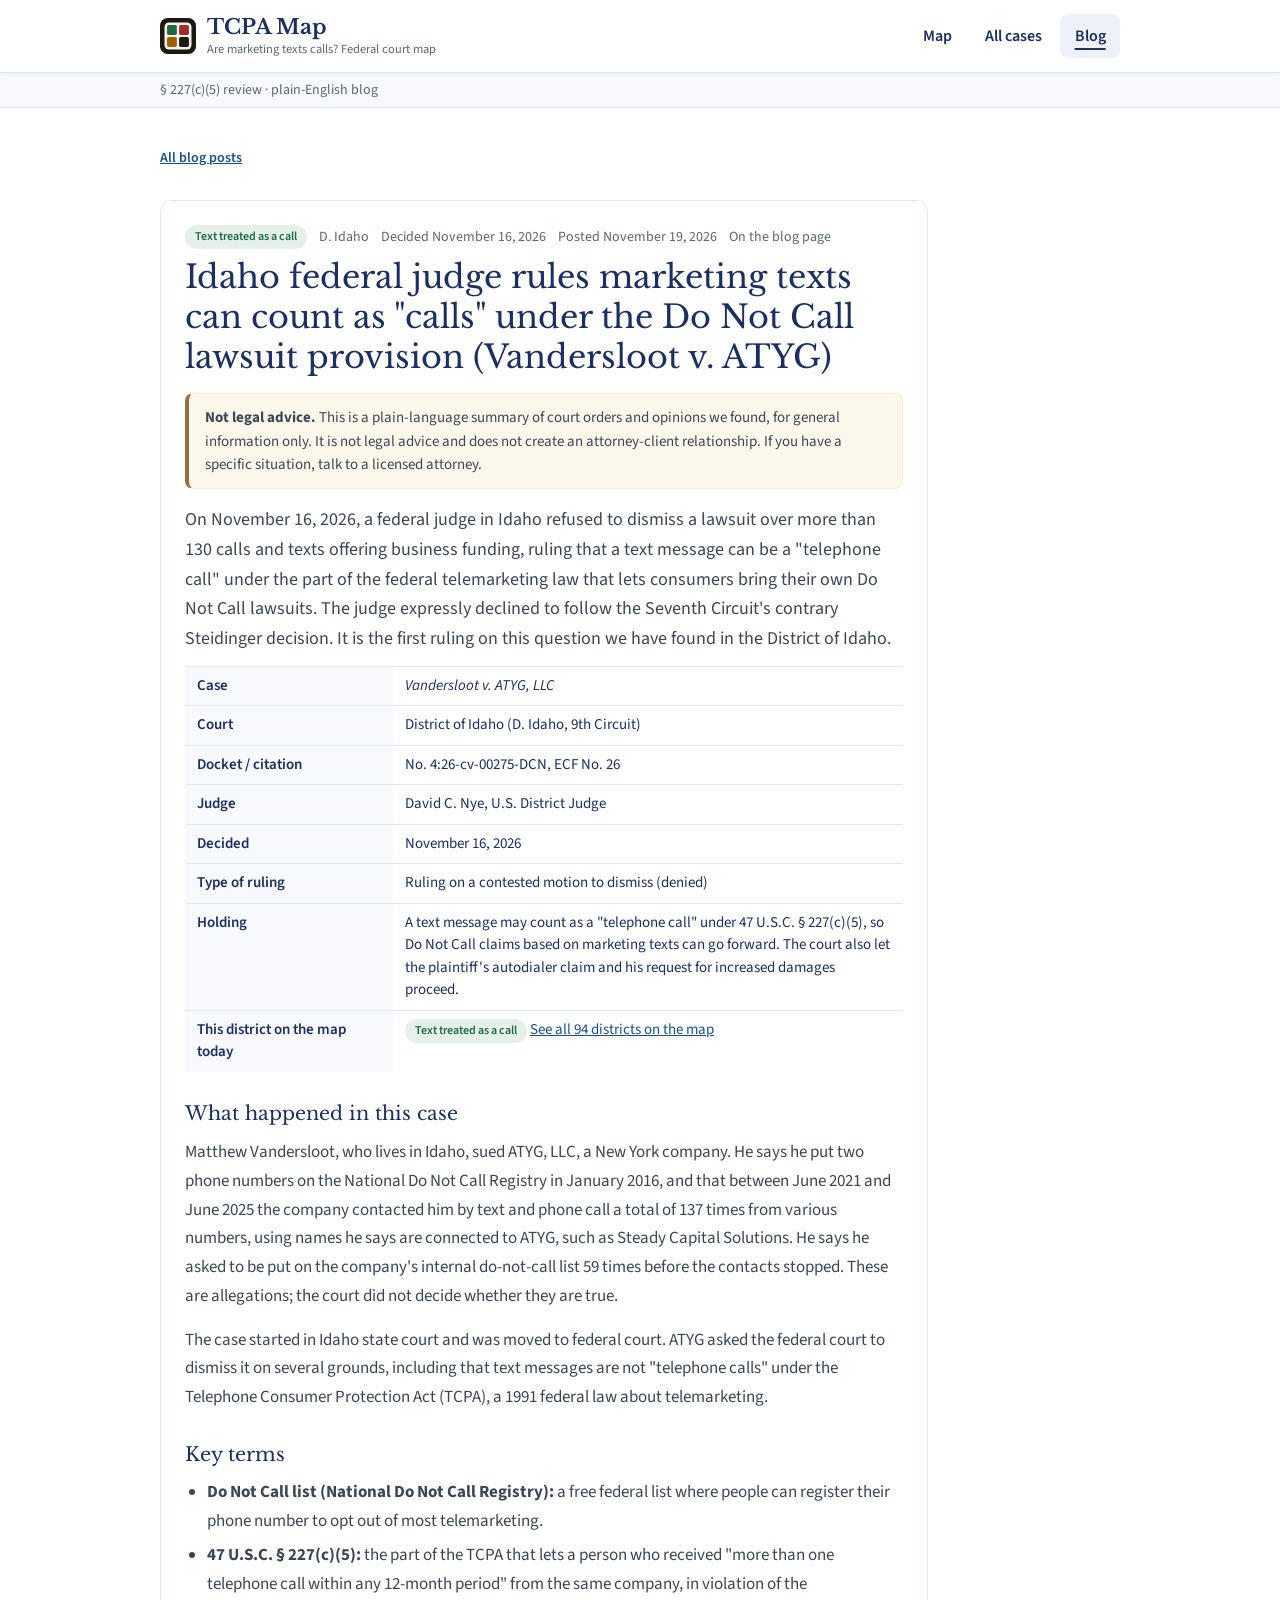
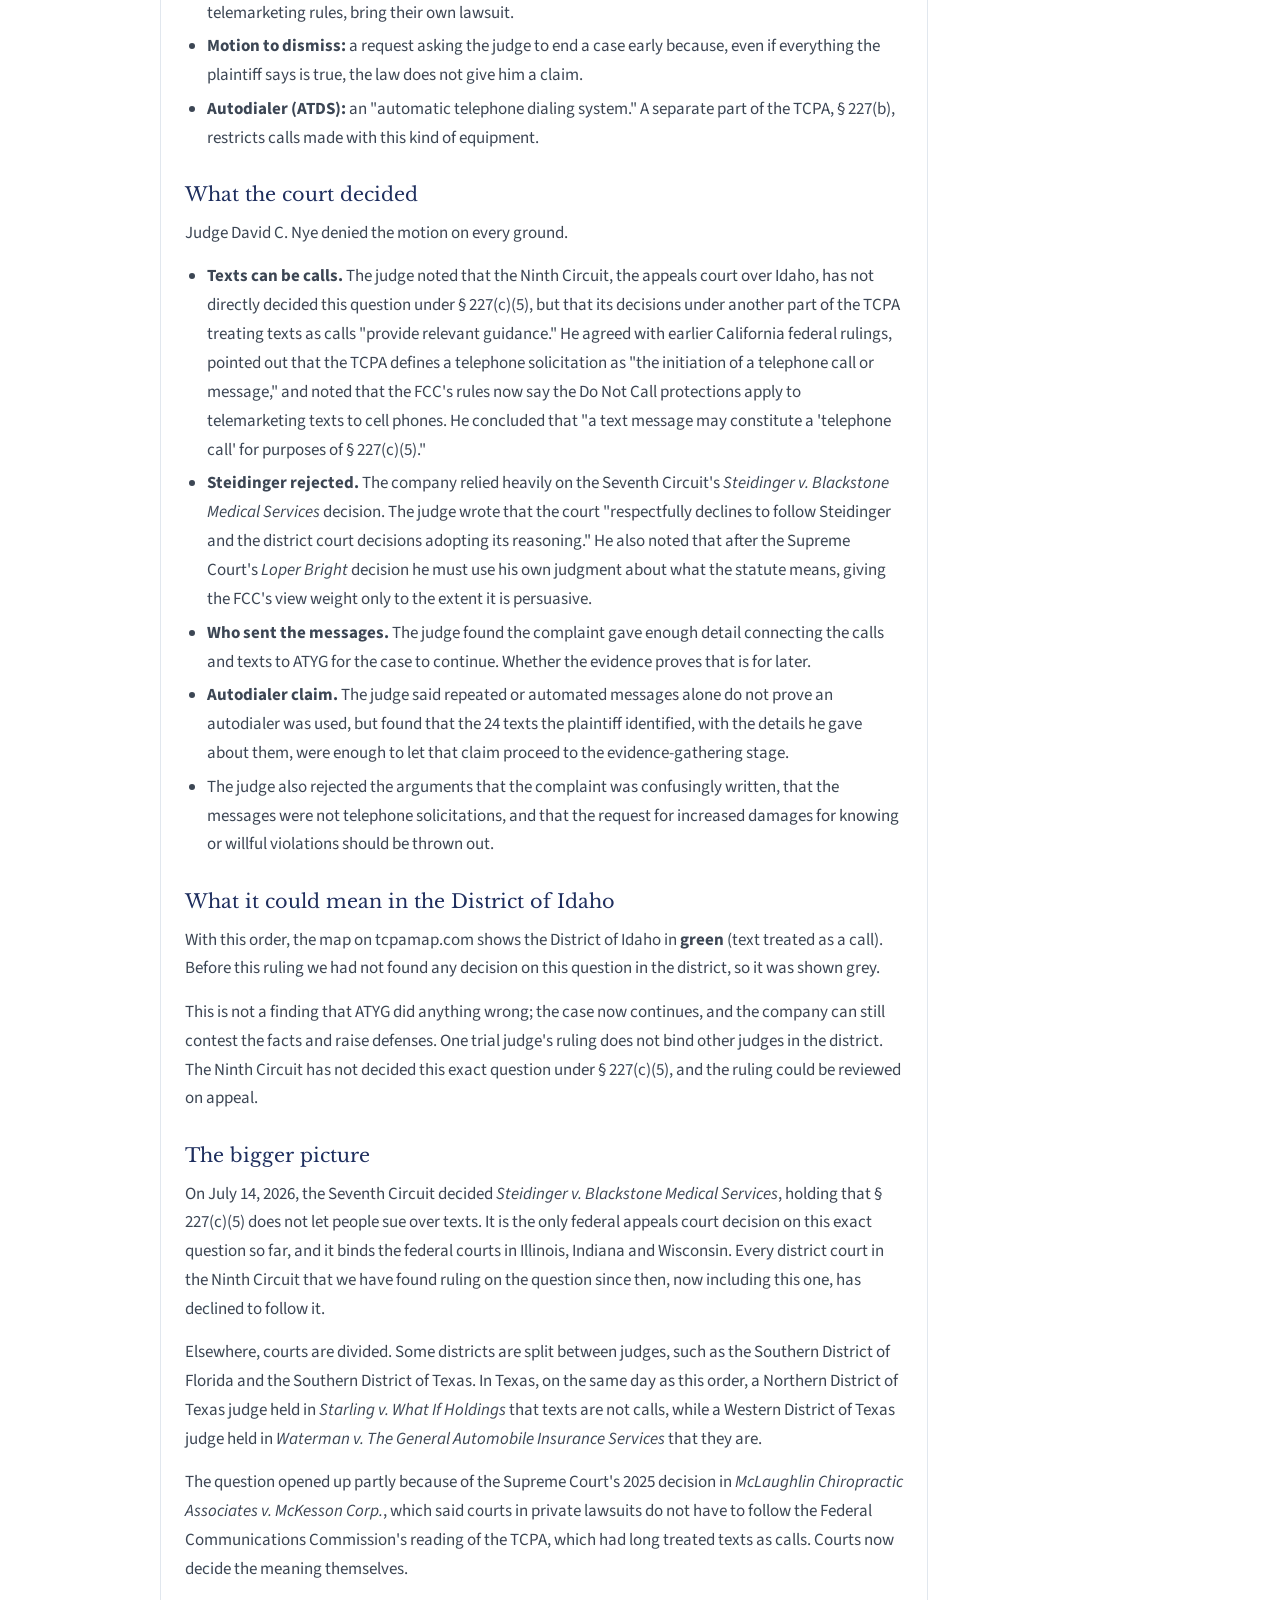
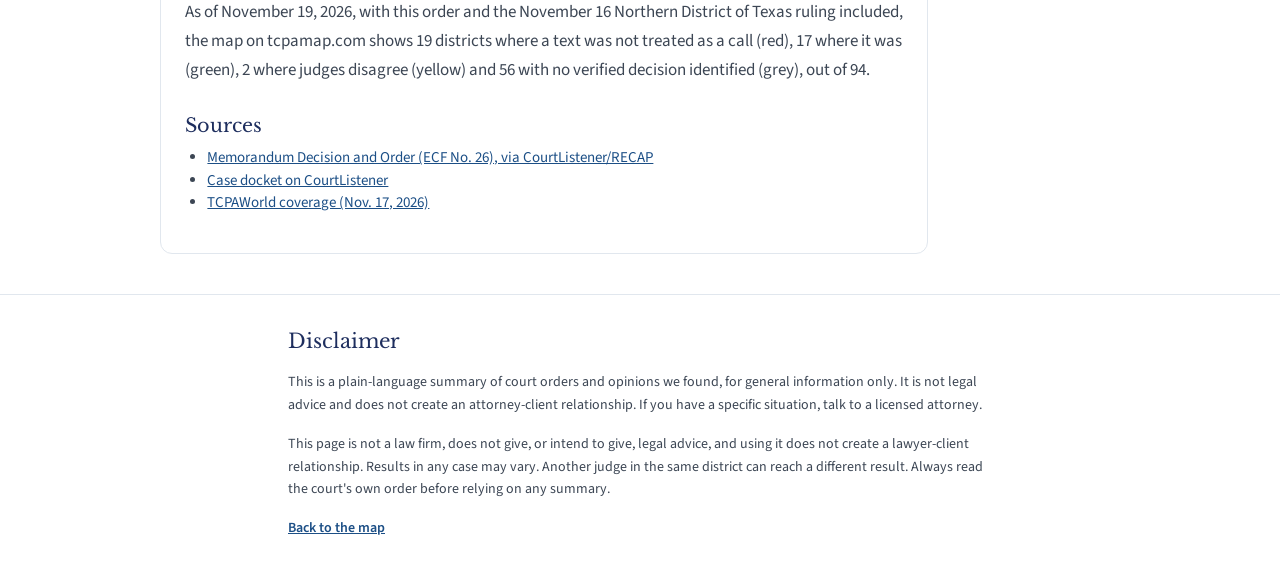
<file: blog/vandersloot-v-atyg-d-idaho-2026-11-16/index.html>
<!DOCTYPE html><html lang="en"><head><meta charSet="utf-8"/><meta name="viewport" content="width=device-width, initial-scale=1"/>
<title>Idaho federal judge rules marketing texts can count as &quot;calls&quot; under the Do Not Call lawsuit provision (Vandersloot v. ATYG)</title><meta name="description" content="On November 16, 2026, a federal judge in Idaho refused to dismiss a lawsuit over more than 130 calls and texts offering business funding, ruling that a text message can be a &quot;telephone call&quot; under the part of the federal telemarketing law that lets consumers bring their own Do Not Call lawsuits. The"/><meta name="theme-color" content="#1c1915"/>
<link rel="canonical" href="https://tcpamap.com/blog/vandersloot-v-atyg-d-idaho-2026-11-16/"/>
<meta property="og:type" content="article"><meta property="og:site_name" content="tcpamap.com"><meta property="og:url" content="https://tcpamap.com/blog/vandersloot-v-atyg-d-idaho-2026-11-16/">
<meta property="og:title" content="Idaho federal judge rules marketing texts can count as &quot;calls&quot; under the Do Not Call lawsuit provision (Vandersloot v. ATYG)"><meta property="og:description" content="On November 16, 2026, a federal judge in Idaho refused to dismiss a lawsuit over more than 130 calls and texts offering business funding, ruling that a text message can be a &quot;telephone call&quot; under the part of the federal telemarketing law that lets consumers bring their own Do Not Call lawsuits. The"><meta property="og:image" content="https://tcpamap.com/og.jpg">
<meta name="twitter:card" content="summary_large_image">
<link rel="icon" type="image/svg+xml" href="/favicon.svg"/><link rel="stylesheet" href="/assets/styles-BRyN_3hn.css"/>
<script type="application/ld+json">{"@context": "https://schema.org", "@type": "BlogPosting", "headline": "Idaho federal judge rules marketing texts can count as \"calls\" under the Do Not Call lawsuit provision (Vandersloot v. ATYG)", "description": "On November 16, 2026, a federal judge in Idaho refused to dismiss a lawsuit over more than 130 calls and texts offering business funding, ruling that a text message can be a \"telephone call\" under the part of the federal telemarketing law that lets consumers bring their own Do Not Call lawsuits. The judge expressly declined to follow the Seventh Circuit's contrary Steidinger decision. It is the first ruling on this question we have found in the District of Idaho.", "url": "https://tcpamap.com/blog/vandersloot-v-atyg-d-idaho-2026-11-16/", "datePublished": "2026-11-19", "inLanguage": "en", "isPartOf": {"@type": "Blog", "url": "https://tcpamap.com/blog/"}, "about": {"@type": "Legislation", "name": "Telephone Consumer Protection Act", "legislationIdentifier": "47 U.S.C. § 227(c)(5)"}}</script><script type="application/ld+json">{"@context": "https://schema.org", "@type": "BreadcrumbList", "itemListElement": [{"@type": "ListItem", "position": 1, "name": "Map", "item": "https://tcpamap.com/"}, {"@type": "ListItem", "position": 2, "name": "Blog", "item": "https://tcpamap.com/blog/"}, {"@type": "ListItem", "position": 3, "name": "Vandersloot v. ATYG, LLC", "item": "https://tcpamap.com/blog/vandersloot-v-atyg-d-idaho-2026-11-16/"}]}</script>
<style>
.blog-disc{border:1px solid var(--color-split-soft);background:#fbf7ea;border-left:4px solid var(--color-split);border-radius:.5rem;padding:.75rem 1rem;font-size:.9375rem;line-height:1.55;color:#3c4654;margin:1rem 0}
.blog-card{border:1px solid var(--color-line);border-radius:var(--radius-card,.75rem);background:#fff;padding:1.5rem;margin-top:2rem}
.blog-card h2{font-family:var(--font-display);color:var(--color-ink);font-size:1.5rem;line-height:1.3;margin:.5rem 0 .25rem}
.blog-card h2 a{color:inherit;text-decoration:none}.blog-card h2 a:hover{text-decoration:underline}
.blog-body h3,.blog-card h3{font-family:var(--font-display);color:var(--color-ink);font-size:1.2rem;margin:1.6rem 0 .5rem}
.blog-meta{font-size:.875rem;color:var(--color-muted);display:flex;flex-wrap:wrap;align-items:center;gap:.4rem .75rem}
.blog-meta a{color:var(--color-muted)}
.blog-lede{font-size:1.125rem;line-height:1.65;color:#3c4654;margin:.75rem 0}
.blog-body{font-size:1.0625rem;line-height:1.7;color:#3c4654}.blog-body p{margin:0 0 .9rem}
.blog-body ul,.blog-src,.blog-toc{list-style:disc;padding-left:1.4rem;margin:0 0 .9rem}.blog-body li{margin:.3rem 0}
.blog-body a,.blog-src a,.blog-toc a,.blog-facts a,.blog-intro a{color:#1c4f86;text-decoration:underline}
.blog-facts{width:100%;border-collapse:collapse;font-size:.9375rem;margin:.75rem 0 1rem}
.blog-facts th,.blog-facts td{text-align:left;vertical-align:top;padding:.5rem .75rem;border-top:1px solid var(--color-line)}
.blog-facts th{width:13rem;background:#f7f9fc;font-weight:600;color:var(--color-ink)}
.blog-src{font-size:.9375rem;color:#3c4654}.blog-toc li{margin:.35rem 0;font-size:1.0625rem}
.blog-intro p{margin:0 0 .9rem}
@media (max-width:640px){.blog-facts th{width:auto}.blog-card{padding:1.1rem}}
</style></head><body><div class="min-h-screen"><header class="th-bar th-w5"><style>html{scroll-padding-top:6rem}.th-bar{position:sticky;top:0;z-index:1100;background:#fff;border-bottom:1px solid var(--color-line);box-shadow:0 1px 3px rgba(30,46,94,.07)}.th-in{position:relative;max-width:72rem;margin:0 auto;display:flex;align-items:center;gap:1.25rem;min-height:4.5rem;padding:.625rem 1.25rem}.th-w5 .th-in,.th-w5+.th-sub p{max-width:64rem}.th-brand{display:flex;align-items:center;gap:.7rem;flex-shrink:0;color:var(--color-ink);text-decoration:none}.th-brand:hover .th-name{text-decoration:underline;text-underline-offset:.2em}.th-logo{display:block;width:2.25rem;height:2.25rem;flex-shrink:0}.th-words{display:flex;flex-direction:column;min-width:0;line-height:1.1}.th-name{font-family:var(--font-display);font-size:1.3rem;font-weight:700;letter-spacing:-.01em;white-space:nowrap}.th-tag{margin-top:.25rem;font-size:.78rem;color:var(--color-muted);white-space:nowrap}.th-nav{display:flex;align-items:center;gap:.25rem;margin-left:auto}.th-link{display:inline-flex;align-items:center;height:2.75rem;padding:0 .9rem;border-radius:.5rem;color:var(--color-ink);font-size:1rem;font-weight:600;text-decoration:none;white-space:nowrap}.th-link:hover{background:#f4f7fb}.th-link[aria-current]{background:#eef2f8;text-decoration:underline;text-decoration-thickness:2px;text-underline-offset:.45em}.th-link:focus-visible,.th-brand:focus-visible,.th-burger:focus-visible{outline:2px solid #1c6eae;outline-offset:2px}.th-cta{display:flex;align-items:center;flex-shrink:0;padding-left:1.25rem;border-left:1px solid var(--color-line)}.th-menu{display:none}.th-burger{display:flex;align-items:center;justify-content:center;width:2.75rem;height:2.75rem;list-style:none;border:1px solid var(--color-line);border-radius:.5rem;color:var(--color-ink);cursor:pointer;user-select:none}.th-burger::-webkit-details-marker{display:none}.th-burger::marker{content:none}.th-burger svg{width:1.4rem;height:1.4rem}.th-x,.th-menu[open] .th-bars{display:none}.th-menu[open] .th-x{display:block}.th-menu[open] .th-burger{background:#f4f7fb}.th-drop{position:absolute;left:0;right:0;top:100%;display:flex;flex-direction:column;gap:.25rem;padding:.5rem 1.25rem 1rem;background:#fff;border-bottom:1px solid var(--color-line);box-shadow:0 10px 18px rgba(30,46,94,.10)}.th-drop .th-link{height:3rem;padding:0 .75rem}.th-sub{background:#f7f9fc;border-bottom:1px solid var(--color-line)}.th-sub p{max-width:72rem;margin:0 auto;padding:.45rem 1.25rem}@media (min-width:640px){.th-in,.th-sub p{padding-left:2rem;padding-right:2rem}}@media (max-width:899px){.th-nav,.th-tag{display:none}.th-menu{display:block}.th-in{gap:.75rem;padding-top:.5rem;padding-bottom:.5rem;min-height:4rem}.th-brand{margin-right:auto}.th-cta{padding-left:0;border-left:0}}@media (max-width:559px){.th-bar{position:relative}.th-in{flex-wrap:wrap;gap:0 .5rem;min-height:0;padding:0 1.25rem}.th-brand,.th-menu{height:4rem;display:flex;align-items:center}.th-logo{width:2rem;height:2rem}.th-name{font-size:1.15rem}.th-drop{top:4rem;padding:.5rem 1.25rem 1rem}.th-cta{order:3;flex-basis:100%;justify-content:center;padding:.625rem 0 .75rem;border-top:1px solid var(--color-line)}}</style><div class="th-in"><a class="th-brand" href="/"><img src="/favicon.svg" alt="" width="36" height="36" class="th-logo"/><span class="th-words"><span class="th-name">TCPA Map</span><span class="th-tag">Are marketing texts calls? Federal court map</span></span></a><nav class="th-nav" aria-label="Main"><a class="th-link" href="/">Map</a><a class="th-link" href="/removed-cases">All cases</a><a class="th-link" href="/blog/" aria-current="true">Blog</a></nav><details class="th-menu"><summary class="th-burger" aria-label="Menu"><svg class="th-bars" viewBox="0 0 20 20" aria-hidden="true" fill="none" stroke="currentColor" stroke-width="1.8"><path d="M3 5.5h14M3 10h14M3 14.5h14" stroke-linecap="round" stroke-linejoin="round"></path></svg><svg class="th-x" viewBox="0 0 20 20" aria-hidden="true" fill="none" stroke="currentColor" stroke-width="1.8"><path d="M5 5l10 10M15 5 5 15" stroke-linecap="round" stroke-linejoin="round"></path></svg></summary><nav class="th-drop" aria-label="Main menu"><a class="th-link" href="/">Map</a><a class="th-link" href="/removed-cases">All cases</a><a class="th-link" href="/blog/" aria-current="true">Blog</a></nav></details></div></header><div class="th-sub"><p class="text-sm text-muted">§ 227(c)(5) review · plain-English blog</p></div><main class="mx-auto max-w-5xl px-5 py-10 sm:px-8"><div class="max-w-3xl"><p class="text-sm text-muted"><a class="font-semibold text-[#1c4f86] underline" href="/blog/">All blog posts</a></p><article class="blog-card" id="vandersloot-v-atyg-d-idaho-2026-11-16">
<p class="blog-meta"><span class="inline-block rounded-full px-2.5 py-1 text-xs font-semibold bg-is-call-soft text-is-call">Text treated as a call</span><span>D. Idaho</span><span>Decided November 16, 2026</span><span>Posted November 19, 2026</span><span><a href="/blog/#vandersloot-v-atyg-d-idaho-2026-11-16">On the blog page</a></span></p>
<h1 class="font-display text-4xl leading-tight text-ink" style="font-size:2rem;margin:.5rem 0 .25rem">Idaho federal judge rules marketing texts can count as "calls" under the Do Not Call lawsuit provision (Vandersloot v. ATYG)</h1>
<div class="blog-disc"><strong>Not legal advice.</strong> This is a plain-language summary of court orders and opinions we found, for general information only. It is not legal advice and does not create an attorney-client relationship. If you have a specific situation, talk to a licensed attorney.</div>
<p class="blog-lede">On November 16, 2026, a federal judge in Idaho refused to dismiss a lawsuit over more than 130 calls and texts offering business funding, ruling that a text message can be a "telephone call" under the part of the federal telemarketing law that lets consumers bring their own Do Not Call lawsuits. The judge expressly declined to follow the Seventh Circuit's contrary Steidinger decision. It is the first ruling on this question we have found in the District of Idaho.</p>
<table class="blog-facts"><tbody>
<tr><th>Case</th><td><em>Vandersloot v. ATYG, LLC</em></td></tr>
<tr><th>Court</th><td>District of Idaho (D. Idaho, 9th Circuit)</td></tr>
<tr><th>Docket / citation</th><td>No. 4:26-cv-00275-DCN, ECF No. 26</td></tr>
<tr><th>Judge</th><td>David C. Nye, U.S. District Judge</td></tr>
<tr><th>Decided</th><td>November 16, 2026</td></tr>
<tr><th>Type of ruling</th><td>Ruling on a contested motion to dismiss (denied)</td></tr>
<tr><th>Holding</th><td>A text message may count as a "telephone call" under 47 U.S.C. § 227(c)(5), so Do Not Call claims based on marketing texts can go forward. The court also let the plaintiff's autodialer claim and his request for increased damages proceed.</td></tr>
<tr><th>This district on the map today</th><td><span class="inline-block rounded-full px-2.5 py-1 text-xs font-semibold bg-is-call-soft text-is-call">Text treated as a call</span> <a href="/#district-map">See all 94 districts on the map</a></td></tr>
</tbody></table>
<div class="blog-body"><h3>What happened in this case</h3>
<p>Matthew Vandersloot, who lives in Idaho, sued ATYG, LLC, a New York company. He says he put two phone numbers on the National Do Not Call Registry in January 2016, and that between June 2021 and June 2025 the company contacted him by text and phone call a total of 137 times from various numbers, using names he says are connected to ATYG, such as Steady Capital Solutions. He says he asked to be put on the company's internal do-not-call list 59 times before the contacts stopped. These are allegations; the court did not decide whether they are true.</p>
<p>The case started in Idaho state court and was moved to federal court. ATYG asked the federal court to dismiss it on several grounds, including that text messages are not "telephone calls" under the Telephone Consumer Protection Act (TCPA), a 1991 federal law about telemarketing.</p>
<h3>Key terms</h3>
<ul><li><strong>Do Not Call list (National Do Not Call Registry):</strong> a free federal list where people can register their phone number to opt out of most telemarketing.</li><li><strong>47 U.S.C. § 227(c)(5):</strong> the part of the TCPA that lets a person who received "more than one telephone call within any 12-month period" from the same company, in violation of the telemarketing rules, bring their own lawsuit.</li><li><strong>Motion to dismiss:</strong> a request asking the judge to end a case early because, even if everything the plaintiff says is true, the law does not give him a claim.</li><li><strong>Autodialer (ATDS):</strong> an "automatic telephone dialing system." A separate part of the TCPA, § 227(b), restricts calls made with this kind of equipment.</li></ul>
<h3>What the court decided</h3>
<p>Judge David C. Nye denied the motion on every ground.</p>
<ul><li><strong>Texts can be calls.</strong> The judge noted that the Ninth Circuit, the appeals court over Idaho, has not directly decided this question under § 227(c)(5), but that its decisions under another part of the TCPA treating texts as calls "provide relevant guidance." He agreed with earlier California federal rulings, pointed out that the TCPA defines a telephone solicitation as "the initiation of a telephone call or message," and noted that the FCC's rules now say the Do Not Call protections apply to telemarketing texts to cell phones. He concluded that "a text message may constitute a 'telephone call' for purposes of § 227(c)(5)."</li><li><strong>Steidinger rejected.</strong> The company relied heavily on the Seventh Circuit's <em>Steidinger v. Blackstone Medical Services</em> decision. The judge wrote that the court "respectfully declines to follow Steidinger and the district court decisions adopting its reasoning." He also noted that after the Supreme Court's <em>Loper Bright</em> decision he must use his own judgment about what the statute means, giving the FCC's view weight only to the extent it is persuasive.</li><li><strong>Who sent the messages.</strong> The judge found the complaint gave enough detail connecting the calls and texts to ATYG for the case to continue. Whether the evidence proves that is for later.</li><li><strong>Autodialer claim.</strong> The judge said repeated or automated messages alone do not prove an autodialer was used, but found that the 24 texts the plaintiff identified, with the details he gave about them, were enough to let that claim proceed to the evidence-gathering stage.</li><li>The judge also rejected the arguments that the complaint was confusingly written, that the messages were not telephone solicitations, and that the request for increased damages for knowing or willful violations should be thrown out.</li></ul>
<h3>What it could mean in the District of Idaho</h3>
<p>With this order, the map on tcpamap.com shows the District of Idaho in <strong>green</strong> (text treated as a call). Before this ruling we had not found any decision on this question in the district, so it was shown grey.</p>
<p>This is not a finding that ATYG did anything wrong; the case now continues, and the company can still contest the facts and raise defenses. One trial judge's ruling does not bind other judges in the district. The Ninth Circuit has not decided this exact question under § 227(c)(5), and the ruling could be reviewed on appeal.</p>
<h3>The bigger picture</h3>
<p>On July 14, 2026, the Seventh Circuit decided <em>Steidinger v. Blackstone Medical Services</em>, holding that § 227(c)(5) does not let people sue over texts. It is the only federal appeals court decision on this exact question so far, and it binds the federal courts in Illinois, Indiana and Wisconsin. Every district court in the Ninth Circuit that we have found ruling on the question since then, now including this one, has declined to follow it.</p>
<p>Elsewhere, courts are divided. Some districts are split between judges, such as the Southern District of Florida and the Southern District of Texas. In Texas, on the same day as this order, a Northern District of Texas judge held in <em>Starling v. What If Holdings</em> that texts are not calls, while a Western District of Texas judge held in <em>Waterman v. The General Automobile Insurance Services</em> that they are.</p>
<p>The question opened up partly because of the Supreme Court's 2025 decision in <em>McLaughlin Chiropractic Associates v. McKesson Corp.</em>, which said courts in private lawsuits do not have to follow the Federal Communications Commission's reading of the TCPA, which had long treated texts as calls. Courts now decide the meaning themselves.</p>
<p>As of November 19, 2026, with this order and the November 16 Northern District of Texas ruling included, the map on tcpamap.com shows 19 districts where a text was not treated as a call (red), 17 where it was (green), 2 where judges disagree (yellow) and 56 with no verified decision identified (grey), out of 94.</p></div>
<h3>Sources</h3><ul class="blog-src"><li><a href="https://storage.courtlistener.com/recap/gov.uscourts.idd.59717/gov.uscourts.idd.59717.26.0.pdf" target="_blank" rel="noopener">Memorandum Decision and Order (ECF No. 26), via CourtListener/RECAP</a></li><li><a href="https://www.courtlistener.com/docket/73306444/vandersloot-v-atyg-llc/" target="_blank" rel="noopener">Case docket on CourtListener</a></li><li><a href="https://tcpaworld.com/2026/11/17/ignore-this-business-funder-loses-every-possible-argument-even-atds-in-tcpa-case-after-allegedly-ignoring-58-opt-out-requests/" target="_blank" rel="noopener">TCPAWorld coverage (Nov. 17, 2026)</a></li></ul>
</article></div></main><footer class="border-t border-line"><div class="mx-auto max-w-3xl space-y-4 px-5 py-8 text-sm leading-relaxed text-[#3c4654] sm:px-8"><h2 class="font-display text-xl text-ink">Disclaimer</h2><p>This is a plain-language summary of court orders and opinions we found, for general information only. It is not legal advice and does not create an attorney-client relationship. If you have a specific situation, talk to a licensed attorney.</p><p>This page is not a law firm, does not give, or intend to give, legal advice, and using it does not create a lawyer-client relationship. Results in any case may vary. Another judge in the same district can reach a different result. Always read the court's own order before relying on any summary.</p><p><a class="font-semibold text-[#1c4f86] underline" href="/">Back to the map</a></p></div></footer></div></body></html>
</file>
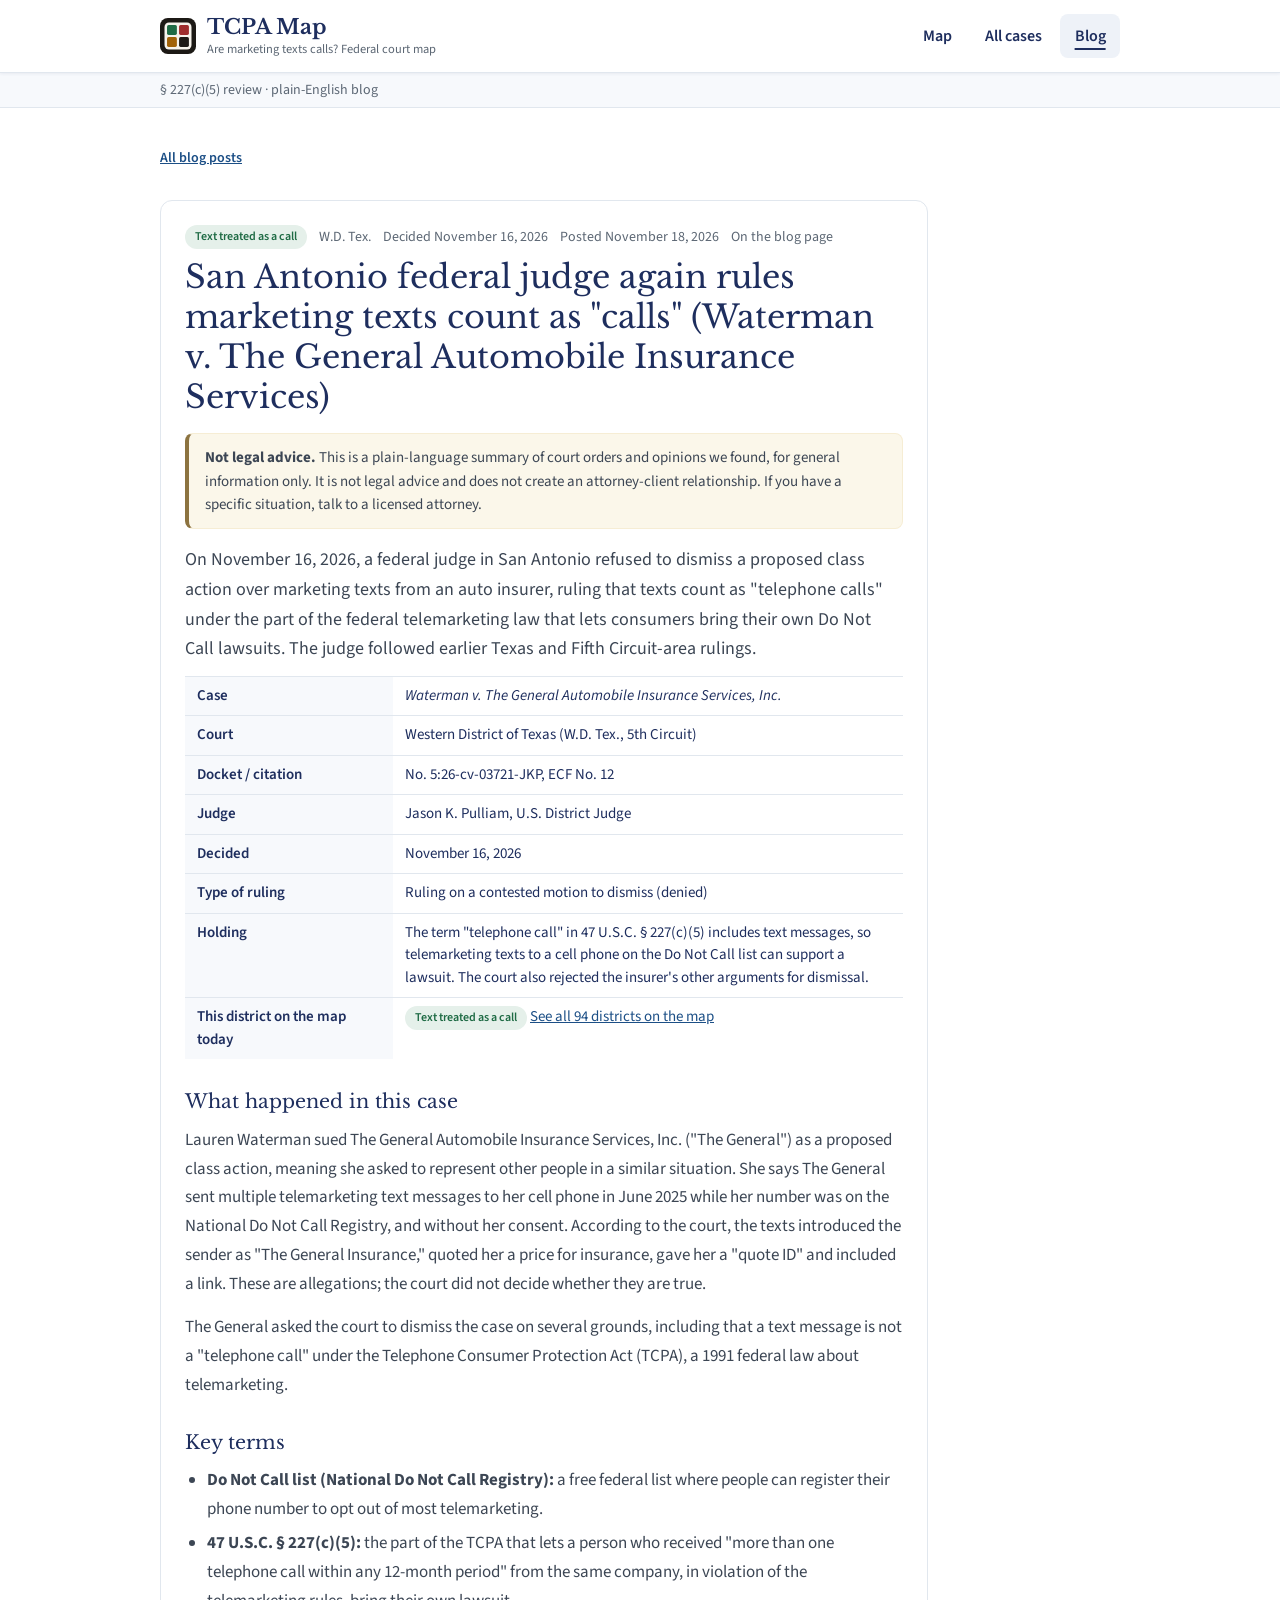
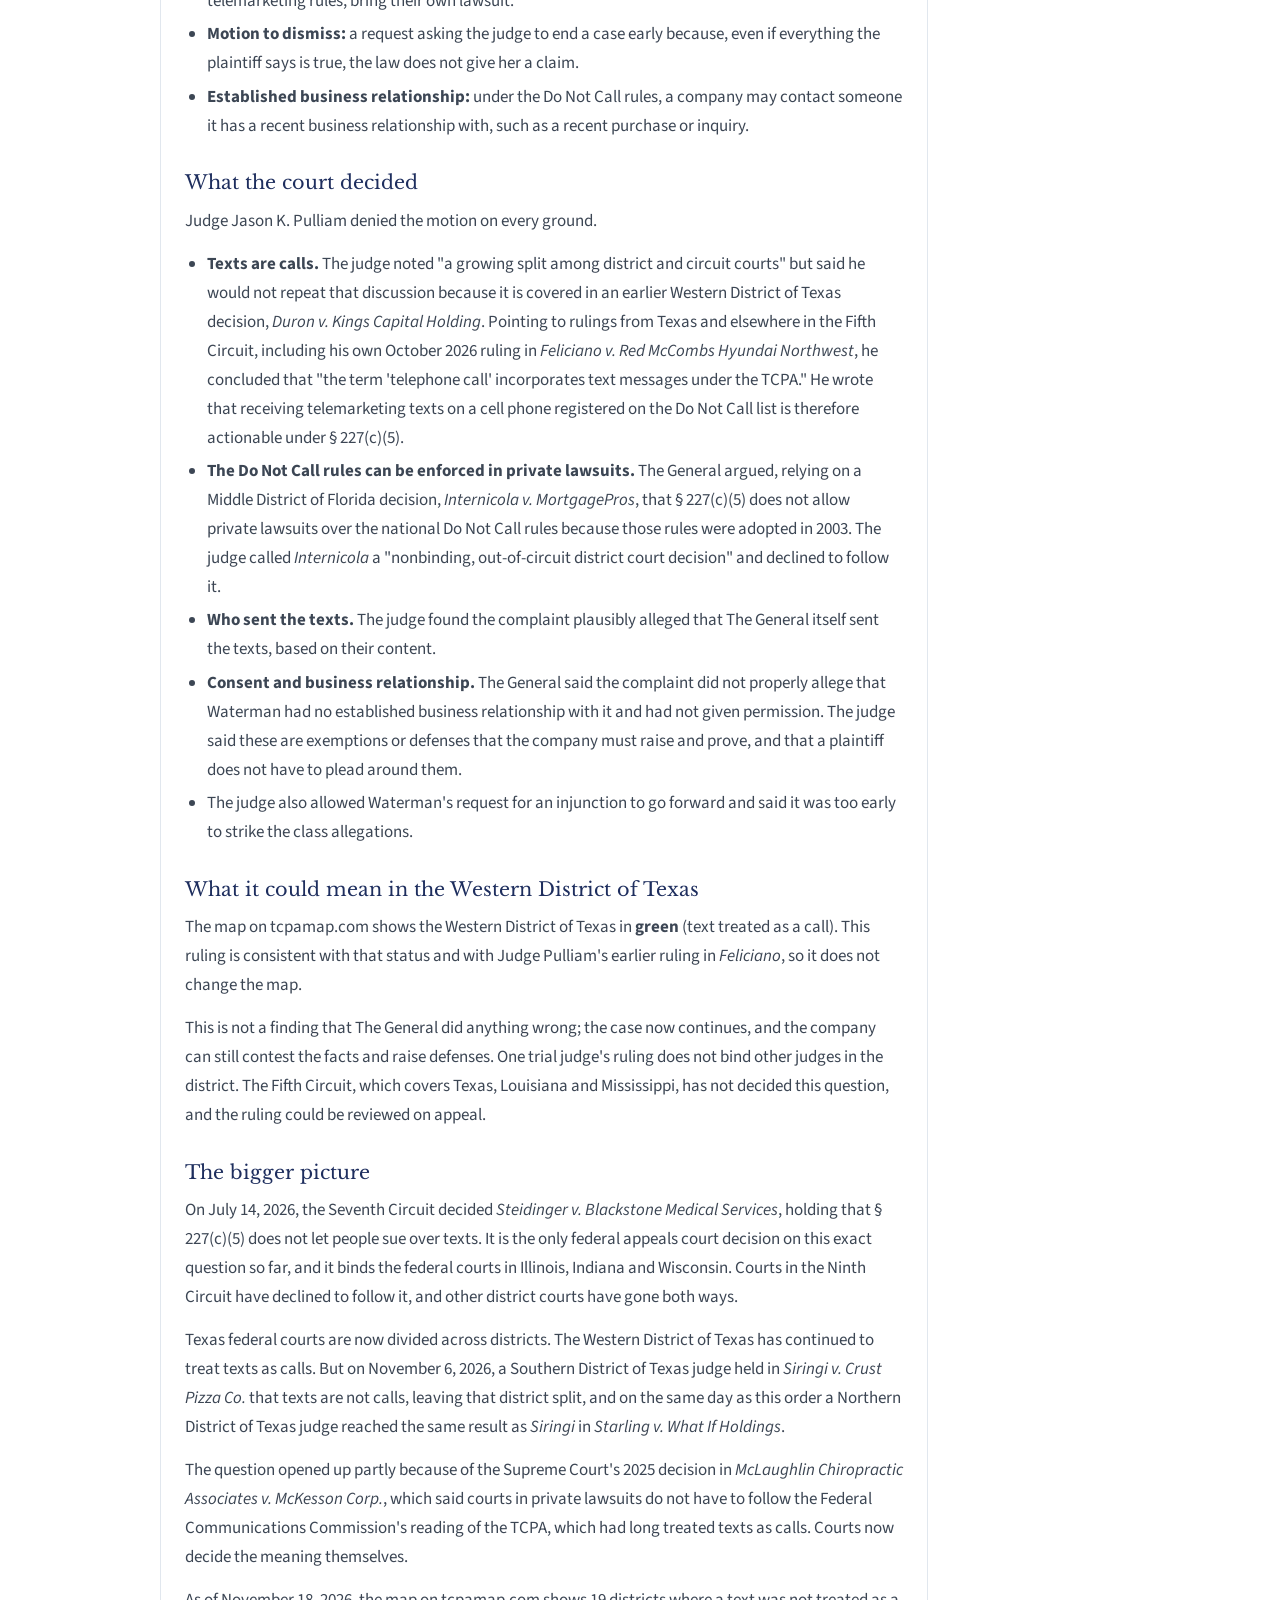
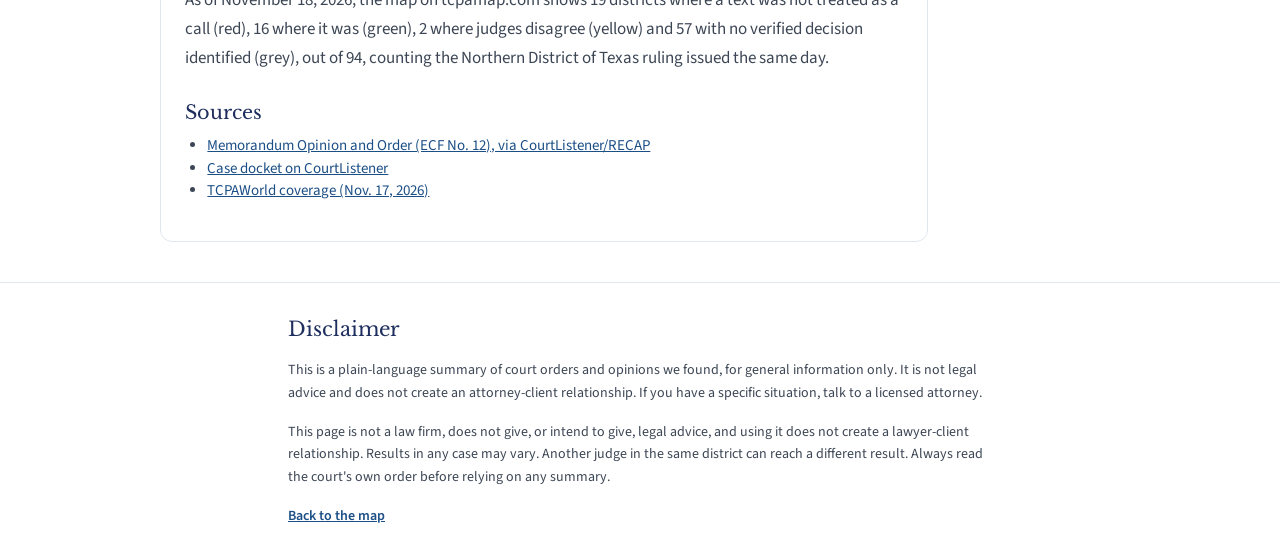
<file: blog/waterman-v-general-automobile-insurance-wd-tex-2026-11-16/index.html>
<!DOCTYPE html><html lang="en"><head><meta charSet="utf-8"/><meta name="viewport" content="width=device-width, initial-scale=1"/>
<title>San Antonio federal judge again rules marketing texts count as &quot;calls&quot; (Waterman v. The General Automobile Insurance Services)</title><meta name="description" content="On November 16, 2026, a federal judge in San Antonio refused to dismiss a proposed class action over marketing texts from an auto insurer, ruling that texts count as &quot;telephone calls&quot; under the part of the federal telemarketing law that lets consumers bring their own Do Not Call lawsuits. The judge "/><meta name="theme-color" content="#1c1915"/>
<link rel="canonical" href="https://tcpamap.com/blog/waterman-v-general-automobile-insurance-wd-tex-2026-11-16/"/>
<meta property="og:type" content="article"><meta property="og:site_name" content="tcpamap.com"><meta property="og:url" content="https://tcpamap.com/blog/waterman-v-general-automobile-insurance-wd-tex-2026-11-16/">
<meta property="og:title" content="San Antonio federal judge again rules marketing texts count as &quot;calls&quot; (Waterman v. The General Automobile Insurance Services)"><meta property="og:description" content="On November 16, 2026, a federal judge in San Antonio refused to dismiss a proposed class action over marketing texts from an auto insurer, ruling that texts count as &quot;telephone calls&quot; under the part of the federal telemarketing law that lets consumers bring their own Do Not Call lawsuits. The judge "><meta property="og:image" content="https://tcpamap.com/og.jpg">
<meta name="twitter:card" content="summary_large_image">
<link rel="icon" type="image/svg+xml" href="/favicon.svg"/><link rel="stylesheet" href="/assets/styles-BRyN_3hn.css"/>
<script type="application/ld+json">{"@context": "https://schema.org", "@type": "BlogPosting", "headline": "San Antonio federal judge again rules marketing texts count as \"calls\" (Waterman v. The General Automobile Insurance Services)", "description": "On November 16, 2026, a federal judge in San Antonio refused to dismiss a proposed class action over marketing texts from an auto insurer, ruling that texts count as \"telephone calls\" under the part of the federal telemarketing law that lets consumers bring their own Do Not Call lawsuits. The judge followed earlier Texas and Fifth Circuit-area rulings.", "url": "https://tcpamap.com/blog/waterman-v-general-automobile-insurance-wd-tex-2026-11-16/", "datePublished": "2026-11-18", "inLanguage": "en", "isPartOf": {"@type": "Blog", "url": "https://tcpamap.com/blog/"}, "about": {"@type": "Legislation", "name": "Telephone Consumer Protection Act", "legislationIdentifier": "47 U.S.C. § 227(c)(5)"}}</script><script type="application/ld+json">{"@context": "https://schema.org", "@type": "BreadcrumbList", "itemListElement": [{"@type": "ListItem", "position": 1, "name": "Map", "item": "https://tcpamap.com/"}, {"@type": "ListItem", "position": 2, "name": "Blog", "item": "https://tcpamap.com/blog/"}, {"@type": "ListItem", "position": 3, "name": "Waterman v. The General Automobile Insurance Services, Inc.", "item": "https://tcpamap.com/blog/waterman-v-general-automobile-insurance-wd-tex-2026-11-16/"}]}</script>
<style>
.blog-disc{border:1px solid var(--color-split-soft);background:#fbf7ea;border-left:4px solid var(--color-split);border-radius:.5rem;padding:.75rem 1rem;font-size:.9375rem;line-height:1.55;color:#3c4654;margin:1rem 0}
.blog-card{border:1px solid var(--color-line);border-radius:var(--radius-card,.75rem);background:#fff;padding:1.5rem;margin-top:2rem}
.blog-card h2{font-family:var(--font-display);color:var(--color-ink);font-size:1.5rem;line-height:1.3;margin:.5rem 0 .25rem}
.blog-card h2 a{color:inherit;text-decoration:none}.blog-card h2 a:hover{text-decoration:underline}
.blog-body h3,.blog-card h3{font-family:var(--font-display);color:var(--color-ink);font-size:1.2rem;margin:1.6rem 0 .5rem}
.blog-meta{font-size:.875rem;color:var(--color-muted);display:flex;flex-wrap:wrap;align-items:center;gap:.4rem .75rem}
.blog-meta a{color:var(--color-muted)}
.blog-lede{font-size:1.125rem;line-height:1.65;color:#3c4654;margin:.75rem 0}
.blog-body{font-size:1.0625rem;line-height:1.7;color:#3c4654}.blog-body p{margin:0 0 .9rem}
.blog-body ul,.blog-src,.blog-toc{list-style:disc;padding-left:1.4rem;margin:0 0 .9rem}.blog-body li{margin:.3rem 0}
.blog-body a,.blog-src a,.blog-toc a,.blog-facts a,.blog-intro a{color:#1c4f86;text-decoration:underline}
.blog-facts{width:100%;border-collapse:collapse;font-size:.9375rem;margin:.75rem 0 1rem}
.blog-facts th,.blog-facts td{text-align:left;vertical-align:top;padding:.5rem .75rem;border-top:1px solid var(--color-line)}
.blog-facts th{width:13rem;background:#f7f9fc;font-weight:600;color:var(--color-ink)}
.blog-src{font-size:.9375rem;color:#3c4654}.blog-toc li{margin:.35rem 0;font-size:1.0625rem}
.blog-intro p{margin:0 0 .9rem}
@media (max-width:640px){.blog-facts th{width:auto}.blog-card{padding:1.1rem}}
</style></head><body><div class="min-h-screen"><header class="th-bar th-w5"><style>html{scroll-padding-top:6rem}.th-bar{position:sticky;top:0;z-index:1100;background:#fff;border-bottom:1px solid var(--color-line);box-shadow:0 1px 3px rgba(30,46,94,.07)}.th-in{position:relative;max-width:72rem;margin:0 auto;display:flex;align-items:center;gap:1.25rem;min-height:4.5rem;padding:.625rem 1.25rem}.th-w5 .th-in,.th-w5+.th-sub p{max-width:64rem}.th-brand{display:flex;align-items:center;gap:.7rem;flex-shrink:0;color:var(--color-ink);text-decoration:none}.th-brand:hover .th-name{text-decoration:underline;text-underline-offset:.2em}.th-logo{display:block;width:2.25rem;height:2.25rem;flex-shrink:0}.th-words{display:flex;flex-direction:column;min-width:0;line-height:1.1}.th-name{font-family:var(--font-display);font-size:1.3rem;font-weight:700;letter-spacing:-.01em;white-space:nowrap}.th-tag{margin-top:.25rem;font-size:.78rem;color:var(--color-muted);white-space:nowrap}.th-nav{display:flex;align-items:center;gap:.25rem;margin-left:auto}.th-link{display:inline-flex;align-items:center;height:2.75rem;padding:0 .9rem;border-radius:.5rem;color:var(--color-ink);font-size:1rem;font-weight:600;text-decoration:none;white-space:nowrap}.th-link:hover{background:#f4f7fb}.th-link[aria-current]{background:#eef2f8;text-decoration:underline;text-decoration-thickness:2px;text-underline-offset:.45em}.th-link:focus-visible,.th-brand:focus-visible,.th-burger:focus-visible{outline:2px solid #1c6eae;outline-offset:2px}.th-cta{display:flex;align-items:center;flex-shrink:0;padding-left:1.25rem;border-left:1px solid var(--color-line)}.th-menu{display:none}.th-burger{display:flex;align-items:center;justify-content:center;width:2.75rem;height:2.75rem;list-style:none;border:1px solid var(--color-line);border-radius:.5rem;color:var(--color-ink);cursor:pointer;user-select:none}.th-burger::-webkit-details-marker{display:none}.th-burger::marker{content:none}.th-burger svg{width:1.4rem;height:1.4rem}.th-x,.th-menu[open] .th-bars{display:none}.th-menu[open] .th-x{display:block}.th-menu[open] .th-burger{background:#f4f7fb}.th-drop{position:absolute;left:0;right:0;top:100%;display:flex;flex-direction:column;gap:.25rem;padding:.5rem 1.25rem 1rem;background:#fff;border-bottom:1px solid var(--color-line);box-shadow:0 10px 18px rgba(30,46,94,.10)}.th-drop .th-link{height:3rem;padding:0 .75rem}.th-sub{background:#f7f9fc;border-bottom:1px solid var(--color-line)}.th-sub p{max-width:72rem;margin:0 auto;padding:.45rem 1.25rem}@media (min-width:640px){.th-in,.th-sub p{padding-left:2rem;padding-right:2rem}}@media (max-width:899px){.th-nav,.th-tag{display:none}.th-menu{display:block}.th-in{gap:.75rem;padding-top:.5rem;padding-bottom:.5rem;min-height:4rem}.th-brand{margin-right:auto}.th-cta{padding-left:0;border-left:0}}@media (max-width:559px){.th-bar{position:relative}.th-in{flex-wrap:wrap;gap:0 .5rem;min-height:0;padding:0 1.25rem}.th-brand,.th-menu{height:4rem;display:flex;align-items:center}.th-logo{width:2rem;height:2rem}.th-name{font-size:1.15rem}.th-drop{top:4rem;padding:.5rem 1.25rem 1rem}.th-cta{order:3;flex-basis:100%;justify-content:center;padding:.625rem 0 .75rem;border-top:1px solid var(--color-line)}}</style><div class="th-in"><a class="th-brand" href="/"><img src="/favicon.svg" alt="" width="36" height="36" class="th-logo"/><span class="th-words"><span class="th-name">TCPA Map</span><span class="th-tag">Are marketing texts calls? Federal court map</span></span></a><nav class="th-nav" aria-label="Main"><a class="th-link" href="/">Map</a><a class="th-link" href="/removed-cases">All cases</a><a class="th-link" href="/blog/" aria-current="true">Blog</a></nav><details class="th-menu"><summary class="th-burger" aria-label="Menu"><svg class="th-bars" viewBox="0 0 20 20" aria-hidden="true" fill="none" stroke="currentColor" stroke-width="1.8"><path d="M3 5.5h14M3 10h14M3 14.5h14" stroke-linecap="round" stroke-linejoin="round"></path></svg><svg class="th-x" viewBox="0 0 20 20" aria-hidden="true" fill="none" stroke="currentColor" stroke-width="1.8"><path d="M5 5l10 10M15 5 5 15" stroke-linecap="round" stroke-linejoin="round"></path></svg></summary><nav class="th-drop" aria-label="Main menu"><a class="th-link" href="/">Map</a><a class="th-link" href="/removed-cases">All cases</a><a class="th-link" href="/blog/" aria-current="true">Blog</a></nav></details></div></header><div class="th-sub"><p class="text-sm text-muted">§ 227(c)(5) review · plain-English blog</p></div><main class="mx-auto max-w-5xl px-5 py-10 sm:px-8"><div class="max-w-3xl"><p class="text-sm text-muted"><a class="font-semibold text-[#1c4f86] underline" href="/blog/">All blog posts</a></p><article class="blog-card" id="waterman-v-general-automobile-insurance-wd-tex-2026-11-16">
<p class="blog-meta"><span class="inline-block rounded-full px-2.5 py-1 text-xs font-semibold bg-is-call-soft text-is-call">Text treated as a call</span><span>W.D. Tex.</span><span>Decided November 16, 2026</span><span>Posted November 18, 2026</span><span><a href="/blog/#waterman-v-general-automobile-insurance-wd-tex-2026-11-16">On the blog page</a></span></p>
<h1 class="font-display text-4xl leading-tight text-ink" style="font-size:2rem;margin:.5rem 0 .25rem">San Antonio federal judge again rules marketing texts count as "calls" (Waterman v. The General Automobile Insurance Services)</h1>
<div class="blog-disc"><strong>Not legal advice.</strong> This is a plain-language summary of court orders and opinions we found, for general information only. It is not legal advice and does not create an attorney-client relationship. If you have a specific situation, talk to a licensed attorney.</div>
<p class="blog-lede">On November 16, 2026, a federal judge in San Antonio refused to dismiss a proposed class action over marketing texts from an auto insurer, ruling that texts count as "telephone calls" under the part of the federal telemarketing law that lets consumers bring their own Do Not Call lawsuits. The judge followed earlier Texas and Fifth Circuit-area rulings.</p>
<table class="blog-facts"><tbody>
<tr><th>Case</th><td><em>Waterman v. The General Automobile Insurance Services, Inc.</em></td></tr>
<tr><th>Court</th><td>Western District of Texas (W.D. Tex., 5th Circuit)</td></tr>
<tr><th>Docket / citation</th><td>No. 5:26-cv-03721-JKP, ECF No. 12</td></tr>
<tr><th>Judge</th><td>Jason K. Pulliam, U.S. District Judge</td></tr>
<tr><th>Decided</th><td>November 16, 2026</td></tr>
<tr><th>Type of ruling</th><td>Ruling on a contested motion to dismiss (denied)</td></tr>
<tr><th>Holding</th><td>The term "telephone call" in 47 U.S.C. § 227(c)(5) includes text messages, so telemarketing texts to a cell phone on the Do Not Call list can support a lawsuit. The court also rejected the insurer's other arguments for dismissal.</td></tr>
<tr><th>This district on the map today</th><td><span class="inline-block rounded-full px-2.5 py-1 text-xs font-semibold bg-is-call-soft text-is-call">Text treated as a call</span> <a href="/#district-map">See all 94 districts on the map</a></td></tr>
</tbody></table>
<div class="blog-body"><h3>What happened in this case</h3>
<p>Lauren Waterman sued The General Automobile Insurance Services, Inc. ("The General") as a proposed class action, meaning she asked to represent other people in a similar situation. She says The General sent multiple telemarketing text messages to her cell phone in June 2025 while her number was on the National Do Not Call Registry, and without her consent. According to the court, the texts introduced the sender as "The General Insurance," quoted her a price for insurance, gave her a "quote ID" and included a link. These are allegations; the court did not decide whether they are true.</p>
<p>The General asked the court to dismiss the case on several grounds, including that a text message is not a "telephone call" under the Telephone Consumer Protection Act (TCPA), a 1991 federal law about telemarketing.</p>
<h3>Key terms</h3>
<ul><li><strong>Do Not Call list (National Do Not Call Registry):</strong> a free federal list where people can register their phone number to opt out of most telemarketing.</li><li><strong>47 U.S.C. § 227(c)(5):</strong> the part of the TCPA that lets a person who received "more than one telephone call within any 12-month period" from the same company, in violation of the telemarketing rules, bring their own lawsuit.</li><li><strong>Motion to dismiss:</strong> a request asking the judge to end a case early because, even if everything the plaintiff says is true, the law does not give her a claim.</li><li><strong>Established business relationship:</strong> under the Do Not Call rules, a company may contact someone it has a recent business relationship with, such as a recent purchase or inquiry.</li></ul>
<h3>What the court decided</h3>
<p>Judge Jason K. Pulliam denied the motion on every ground.</p>
<ul><li><strong>Texts are calls.</strong> The judge noted "a growing split among district and circuit courts" but said he would not repeat that discussion because it is covered in an earlier Western District of Texas decision, <em>Duron v. Kings Capital Holding</em>. Pointing to rulings from Texas and elsewhere in the Fifth Circuit, including his own October 2026 ruling in <em>Feliciano v. Red McCombs Hyundai Northwest</em>, he concluded that "the term 'telephone call' incorporates text messages under the TCPA." He wrote that receiving telemarketing texts on a cell phone registered on the Do Not Call list is therefore actionable under § 227(c)(5).</li><li><strong>The Do Not Call rules can be enforced in private lawsuits.</strong> The General argued, relying on a Middle District of Florida decision, <em>Internicola v. MortgagePros</em>, that § 227(c)(5) does not allow private lawsuits over the national Do Not Call rules because those rules were adopted in 2003. The judge called <em>Internicola</em> a "nonbinding, out-of-circuit district court decision" and declined to follow it.</li><li><strong>Who sent the texts.</strong> The judge found the complaint plausibly alleged that The General itself sent the texts, based on their content.</li><li><strong>Consent and business relationship.</strong> The General said the complaint did not properly allege that Waterman had no established business relationship with it and had not given permission. The judge said these are exemptions or defenses that the company must raise and prove, and that a plaintiff does not have to plead around them.</li><li>The judge also allowed Waterman's request for an injunction to go forward and said it was too early to strike the class allegations.</li></ul>
<h3>What it could mean in the Western District of Texas</h3>
<p>The map on tcpamap.com shows the Western District of Texas in <strong>green</strong> (text treated as a call). This ruling is consistent with that status and with Judge Pulliam's earlier ruling in <em>Feliciano</em>, so it does not change the map.</p>
<p>This is not a finding that The General did anything wrong; the case now continues, and the company can still contest the facts and raise defenses. One trial judge's ruling does not bind other judges in the district. The Fifth Circuit, which covers Texas, Louisiana and Mississippi, has not decided this question, and the ruling could be reviewed on appeal.</p>
<h3>The bigger picture</h3>
<p>On July 14, 2026, the Seventh Circuit decided <em>Steidinger v. Blackstone Medical Services</em>, holding that § 227(c)(5) does not let people sue over texts. It is the only federal appeals court decision on this exact question so far, and it binds the federal courts in Illinois, Indiana and Wisconsin. Courts in the Ninth Circuit have declined to follow it, and other district courts have gone both ways.</p>
<p>Texas federal courts are now divided across districts. The Western District of Texas has continued to treat texts as calls. But on November 6, 2026, a Southern District of Texas judge held in <em>Siringi v. Crust Pizza Co.</em> that texts are not calls, leaving that district split, and on the same day as this order a Northern District of Texas judge reached the same result as <em>Siringi</em> in <em>Starling v. What If Holdings</em>.</p>
<p>The question opened up partly because of the Supreme Court's 2025 decision in <em>McLaughlin Chiropractic Associates v. McKesson Corp.</em>, which said courts in private lawsuits do not have to follow the Federal Communications Commission's reading of the TCPA, which had long treated texts as calls. Courts now decide the meaning themselves.</p>
<p>As of November 18, 2026, the map on tcpamap.com shows 19 districts where a text was not treated as a call (red), 16 where it was (green), 2 where judges disagree (yellow) and 57 with no verified decision identified (grey), out of 94, counting the Northern District of Texas ruling issued the same day.</p></div>
<h3>Sources</h3><ul class="blog-src"><li><a href="https://storage.courtlistener.com/recap/gov.uscourts.txwd.1172914143/gov.uscourts.txwd.1172914143.12.0.pdf" target="_blank" rel="noopener">Memorandum Opinion and Order (ECF No. 12), via CourtListener/RECAP</a></li><li><a href="https://www.courtlistener.com/docket/73468713/waterman-v-the-general-automobile-insurance-services-inc/" target="_blank" rel="noopener">Case docket on CourtListener</a></li><li><a href="https://tcpaworld.com/2026/11/17/stonewalled-general-w-d-tex-refuses-to-change-course-on-tcpa-sms-rule-leaving-the-general-trapped-in-tcpa-suit/" target="_blank" rel="noopener">TCPAWorld coverage (Nov. 17, 2026)</a></li></ul>
</article></div></main><footer class="border-t border-line"><div class="mx-auto max-w-3xl space-y-4 px-5 py-8 text-sm leading-relaxed text-[#3c4654] sm:px-8"><h2 class="font-display text-xl text-ink">Disclaimer</h2><p>This is a plain-language summary of court orders and opinions we found, for general information only. It is not legal advice and does not create an attorney-client relationship. If you have a specific situation, talk to a licensed attorney.</p><p>This page is not a law firm, does not give, or intend to give, legal advice, and using it does not create a lawyer-client relationship. Results in any case may vary. Another judge in the same district can reach a different result. Always read the court's own order before relying on any summary.</p><p><a class="font-semibold text-[#1c4f86] underline" href="/">Back to the map</a></p></div></footer></div></body></html>
</file>
<file: assets/styles-BRyN_3hn.css>
@import "https://fonts.googleapis.com/css2?family=Libre+Baskerville:wght@400;700&family=Source+Sans+3:wght@400;600;700&display=swap";@layer components;@layer properties{@supports (((-webkit-hyphens:none)) and (not (margin-trim:inline))) or ((-moz-orient:inline) and (not (color:rgb(from red r g b)))){*,:before,:after,::backdrop{--tw-scale-x:1;--tw-scale-y:1;--tw-scale-z:1;--tw-rotate-x:initial;--tw-rotate-y:initial;--tw-rotate-z:initial;--tw-skew-x:initial;--tw-skew-y:initial;--tw-space-y-reverse:0;--tw-divide-y-reverse:0;--tw-border-style:solid;--tw-leading:initial;--tw-font-weight:initial;--tw-tracking:initial;--tw-ordinal:initial;--tw-slashed-zero:initial;--tw-numeric-figure:initial;--tw-numeric-spacing:initial;--tw-numeric-fraction:initial;--tw-shadow:0 0 #0000;--tw-shadow-color:initial;--tw-shadow-alpha:100%;--tw-inset-shadow:0 0 #0000;--tw-inset-shadow-color:initial;--tw-inset-shadow-alpha:100%;--tw-ring-color:initial;--tw-ring-shadow:0 0 #0000;--tw-inset-ring-color:initial;--tw-inset-ring-shadow:0 0 #0000;--tw-ring-inset:initial;--tw-ring-offset-width:0px;--tw-ring-offset-color:#fff;--tw-ring-offset-shadow:0 0 #0000;--tw-outline-style:solid;--tw-blur:initial;--tw-brightness:initial;--tw-contrast:initial;--tw-grayscale:initial;--tw-hue-rotate:initial;--tw-invert:initial;--tw-opacity:initial;--tw-saturate:initial;--tw-sepia:initial;--tw-drop-shadow:initial;--tw-drop-shadow-color:initial;--tw-drop-shadow-alpha:100%;--tw-drop-shadow-size:initial;--tw-duration:initial;--tw-ease:initial;--tw-content:"";--tw-translate-x:0;--tw-translate-y:0;--tw-translate-z:0}}}@layer theme{:root,:host{--font-sans:"Source Sans 3", ui-sans-serif, system-ui, sans-serif;--font-mono:ui-monospace, SFMono-Regular, Menlo, Monaco, Consolas, "Liberation Mono", "Courier New", monospace;--color-red-500:oklch(63.7% .237 25.331);--color-zinc-50:oklch(98.5% 0 none);--color-zinc-400:oklch(70.5% .015 286.067);--color-zinc-500:oklch(55.2% .016 285.938);--color-zinc-900:oklch(21% .006 285.885);--color-zinc-950:oklch(14.1% .005 285.823);--color-neutral-100:oklch(97% 0 none);--color-neutral-300:oklch(87% 0 none);--color-neutral-500:oklch(55.6% 0 none);--color-neutral-700:oklch(37.1% 0 none);--color-neutral-900:oklch(20.5% 0 none);--color-black:#000;--color-white:#fff;--spacing:.25rem;--container-xs:20rem;--container-sm:24rem;--container-md:28rem;--container-xl:36rem;--container-3xl:48rem;--container-5xl:64rem;--container-6xl:72rem;--text-xs:.75rem;--text-xs--line-height:calc(1 / .75);--text-sm:.875rem;--text-sm--line-height:calc(1.25 / .875);--text-base:1rem;--text-base--line-height:calc(1.5 / 1);--text-lg:1.125rem;--text-lg--line-height:calc(1.75 / 1.125);--text-xl:1.25rem;--text-xl--line-height:calc(1.75 / 1.25);--text-2xl:1.5rem;--text-2xl--line-height:calc(2 / 1.5);--text-3xl:1.875rem;--text-3xl--line-height:calc(2.25 / 1.875);--text-4xl:2.25rem;--text-4xl--line-height:calc(2.5 / 2.25);--font-weight-normal:400;--font-weight-medium:500;--font-weight-semibold:600;--font-weight-bold:700;--tracking-tight:-.025em;--leading-tight:1.25;--leading-snug:1.375;--leading-normal:1.5;--leading-relaxed:1.625;--radius-xs:.125rem;--radius-sm:.25rem;--radius-md:.375rem;--radius-lg:.5rem;--radius-xl:.75rem;--radius-2xl:1rem;--ease-out:cubic-bezier(0, 0, .2, 1);--ease-in-out:cubic-bezier(.4, 0, .2, 1);--animate-pulse:pulse 2s cubic-bezier(.4, 0, .6, 1) infinite;--default-transition-duration:.15s;--default-transition-timing-function:cubic-bezier(.4, 0, .2, 1);--default-font-family:var(--font-sans);--default-mono-font-family:var(--font-mono);--font-display:"Libre Baskerville", Georgia, "Times New Roman", serif;--color-ink:#1e2e5e;--color-paper:#fff;--color-card:#fff;--color-line:#e1e7ee;--color-muted:#5c6774;--color-not-call:#8f4e4e;--color-not-call-soft:#f6e8e6;--color-is-call:#1f6b45;--color-is-call-soft:#e5f0ea;--color-split:#8c7340;--color-split-soft:#f6edd4;--color-open-soft:#f1f0ec;--radius-card:.75rem}}@layer base{*,:after,:before,::backdrop{box-sizing:border-box;border:0 solid;margin:0;padding:0}::file-selector-button{box-sizing:border-box;border:0 solid;margin:0;padding:0}html,:host{-webkit-text-size-adjust:100%;tab-size:4;line-height:1.5;font-family:var(--default-font-family,-apple-system, BlinkMacSystemFont, "Segoe UI", Roboto, "Helvetica Neue", "Noto Sans", Arial, sans-serif, "Apple Color Emoji", "Segoe UI Emoji", "Segoe UI Symbol", "Noto Color Emoji");font-feature-settings:var(--default-font-feature-settings,normal);font-variation-settings:var(--default-font-variation-settings,normal);-webkit-tap-highlight-color:transparent}hr{height:0;color:inherit;border-top-width:1px}abbr:where([title]){-webkit-text-decoration:underline dotted;text-decoration:underline dotted}h1,h2,h3,h4,h5,h6{font-size:inherit;font-weight:inherit}a{color:inherit;-webkit-text-decoration:inherit;-webkit-text-decoration:inherit;-webkit-text-decoration:inherit;-webkit-text-decoration:inherit;text-decoration:inherit}b,strong{font-weight:bolder}code,kbd,samp,pre{font-family:var(--default-mono-font-family,ui-monospace, SFMono-Regular, Menlo, Monaco, Consolas, "Liberation Mono", "Courier New", monospace);font-feature-settings:var(--default-mono-font-feature-settings,normal);font-variation-settings:var(--default-mono-font-variation-settings,normal);font-size:1em}small{font-size:80%}sub,sup{vertical-align:baseline;font-size:75%;line-height:0;position:relative}sub{bottom:-.25em}sup{top:-.5em}table{text-indent:0;border-color:inherit;border-collapse:collapse}:-moz-focusring:where(:not(iframe)){outline:auto}progress{vertical-align:baseline}summary{display:list-item}ol,ul,menu{list-style:none}img,svg,video,canvas,audio,iframe,embed,object{vertical-align:middle;display:block}img,video{max-width:100%;height:auto}button,input,select,optgroup,textarea{font:inherit;font-feature-settings:inherit;font-variation-settings:inherit;letter-spacing:inherit;color:inherit;opacity:1;background-color:#0000;border-radius:0}::file-selector-button{font:inherit;font-feature-settings:inherit;font-variation-settings:inherit;letter-spacing:inherit;color:inherit;opacity:1;background-color:#0000;border-radius:0}:where(select:is([multiple],[size])) optgroup{font-weight:bolder}:where(select:is([multiple],[size])) optgroup option{padding-inline-start:20px}::file-selector-button{margin-inline-end:4px}::placeholder{opacity:1}@supports (not ((-webkit-appearance:-apple-pay-button))) or (contain-intrinsic-size:1px){::placeholder{color:currentColor}@supports (color:color-mix(in lab, red, red)){::placeholder{color:color-mix(in oklab, currentcolor 50%, transparent)}}}textarea{resize:vertical}::-webkit-search-decoration{-webkit-appearance:none}::-webkit-date-and-time-value{min-height:1lh;text-align:inherit}::-webkit-datetime-edit{display:inline-flex}::-webkit-datetime-edit-fields-wrapper{padding:0}::-webkit-datetime-edit{padding-block:0}::-webkit-datetime-edit-year-field{padding-block:0}::-webkit-datetime-edit-month-field{padding-block:0}::-webkit-datetime-edit-day-field{padding-block:0}::-webkit-datetime-edit-hour-field{padding-block:0}::-webkit-datetime-edit-minute-field{padding-block:0}::-webkit-datetime-edit-second-field{padding-block:0}::-webkit-datetime-edit-millisecond-field{padding-block:0}::-webkit-datetime-edit-meridiem-field{padding-block:0}::-webkit-calendar-picker-indicator{line-height:1}:-moz-ui-invalid{box-shadow:none}button,input:where([type=button],[type=reset],[type=submit]){appearance:button}::file-selector-button{appearance:button}::-webkit-inner-spin-button{height:auto}::-webkit-outer-spin-button{height:auto}[hidden]:where(:not([hidden=until-found])){display:none!important}html,body{background:var(--color-paper);color:var(--color-ink)}button:not(:disabled),[role=button]:not(:disabled){cursor:pointer}body{font-family:var(--font-sans);font-size:16px;line-height:1.5}}@layer utilities{.collapse{visibility:collapse}.invisible{visibility:hidden}.visible{visibility:visible}.sr-only{clip-path:inset(50%);white-space:nowrap;border-width:0;width:1px;height:1px;margin:-1px;padding:0;position:absolute;overflow:hidden}.absolute{position:absolute}.fixed{position:fixed}.relative{position:relative}.static{position:static}.sticky{position:sticky}.inset-0{inset:0}.top-0{top:0}.top-3{top:calc(var(--spacing) * 3)}.right-1{right:var(--spacing)}.right-2{right:calc(var(--spacing) * 2)}.right-3{right:calc(var(--spacing) * 3)}.right-4{right:calc(var(--spacing) * 4)}.left-1{left:var(--spacing)}.left-2{left:calc(var(--spacing) * 2)}.left-3{left:calc(var(--spacing) * 3)}.left-4{left:calc(var(--spacing) * 4)}.container{width:100%}@media (width>=40rem){.container{max-width:40rem}}@media (width>=48rem){.container{max-width:48rem}}@media (width>=64rem){.container{max-width:64rem}}@media (width>=80rem){.container{max-width:80rem}}@media (width>=96rem){.container{max-width:96rem}}.mx-auto{margin-inline:auto}.mt-1{margin-top:var(--spacing)}.mt-2{margin-top:calc(var(--spacing) * 2)}.mt-3{margin-top:calc(var(--spacing) * 3)}.mt-4{margin-top:calc(var(--spacing) * 4)}.mt-5{margin-top:calc(var(--spacing) * 5)}.mt-6{margin-top:calc(var(--spacing) * 6)}.mt-8{margin-top:calc(var(--spacing) * 8)}.ml-2{margin-left:calc(var(--spacing) * 2)}.ml-px{margin-left:1px}.block{display:block}.flex{display:flex}.grid{display:grid}.hidden{display:none}.inline{display:inline}.inline-block{display:inline-block}.inline-flex{display:inline-flex}.table{display:table}.size-2\.5{width:calc(var(--spacing) * 2.5);height:calc(var(--spacing) * 2.5)}.size-3\.5{width:calc(var(--spacing) * 3.5);height:calc(var(--spacing) * 3.5)}.size-4{width:calc(var(--spacing) * 4);height:calc(var(--spacing) * 4)}.size-5{width:calc(var(--spacing) * 5);height:calc(var(--spacing) * 5)}.size-7{width:calc(var(--spacing) * 7);height:calc(var(--spacing) * 7)}.size-8{width:calc(var(--spacing) * 8);height:calc(var(--spacing) * 8)}.size-9{width:calc(var(--spacing) * 9);height:calc(var(--spacing) * 9)}.size-10{width:calc(var(--spacing) * 10);height:calc(var(--spacing) * 10)}.h-1{height:var(--spacing)}.h-8{height:calc(var(--spacing) * 8)}.h-\[min\(68vh\,680px\)\]{height:min(68vh,680px)}.max-h-80{max-height:calc(var(--spacing) * 80)}.max-h-\[36rem\]{max-height:36rem}.min-h-10{min-height:calc(var(--spacing) * 10)}.min-h-11{min-height:calc(var(--spacing) * 11)}.min-h-\[420px\]{min-height:420px}.min-h-screen{min-height:100vh}.w-8{width:calc(var(--spacing) * 8)}.w-full{width:100%}.max-w-3xl{max-width:var(--container-3xl)}.max-w-5xl{max-width:var(--container-5xl)}.max-w-6xl{max-width:var(--container-6xl)}.max-w-md{max-width:var(--container-md)}.max-w-sm{max-width:var(--container-sm)}.max-w-xl{max-width:var(--container-xl)}.min-w-0{min-width:0}.flex-1{flex:1}.shrink{flex-shrink:1}.shrink-0{flex-shrink:0}.border-collapse{border-collapse:collapse}.scale-100{--tw-scale-x:100%;--tw-scale-y:100%;--tw-scale-z:100%;scale:var(--tw-scale-x) var(--tw-scale-y)}.scale-\[0\.25\]{scale:.25}.transform{transform:var(--tw-rotate-x,) var(--tw-rotate-y,) var(--tw-rotate-z,) var(--tw-skew-x,) var(--tw-skew-y,)}.animate-pulse{animation:var(--animate-pulse)}.cursor-pointer{cursor:pointer}.resize{resize:both}.grid-cols-2{grid-template-columns:repeat(2,minmax(0,1fr))}.flex-col{flex-direction:column}.flex-wrap{flex-wrap:wrap}.place-items-center{place-items:center}.items-baseline{align-items:baseline}.items-center{align-items:center}.items-start{align-items:flex-start}.justify-between{justify-content:space-between}.justify-center{justify-content:center}.gap-1{gap:var(--spacing)}.gap-1\.5{gap:calc(var(--spacing) * 1.5)}.gap-2{gap:calc(var(--spacing) * 2)}.gap-2\.5{gap:calc(var(--spacing) * 2.5)}.gap-3{gap:calc(var(--spacing) * 3)}.gap-4{gap:calc(var(--spacing) * 4)}.gap-14{gap:calc(var(--spacing) * 14)}:where(.space-y-3>:not(:last-child)){--tw-space-y-reverse:0;margin-block-start:calc(calc(var(--spacing) * 3) * var(--tw-space-y-reverse));margin-block-end:calc(calc(var(--spacing) * 3) * calc(1 - var(--tw-space-y-reverse)))}:where(.space-y-4>:not(:last-child)){--tw-space-y-reverse:0;margin-block-start:calc(calc(var(--spacing) * 4) * var(--tw-space-y-reverse));margin-block-end:calc(calc(var(--spacing) * 4) * calc(1 - var(--tw-space-y-reverse)))}:where(.space-y-6>:not(:last-child)){--tw-space-y-reverse:0;margin-block-start:calc(calc(var(--spacing) * 6) * var(--tw-space-y-reverse));margin-block-end:calc(calc(var(--spacing) * 6) * calc(1 - var(--tw-space-y-reverse)))}.gap-x-6{column-gap:calc(var(--spacing) * 6)}.gap-x-16{column-gap:calc(var(--spacing) * 16)}.gap-y-3{row-gap:calc(var(--spacing) * 3)}.gap-y-12{row-gap:calc(var(--spacing) * 12)}:where(.divide-y>:not(:last-child)){--tw-divide-y-reverse:0;border-bottom-style:var(--tw-border-style);border-top-style:var(--tw-border-style);border-top-width:calc(1px * var(--tw-divide-y-reverse));border-bottom-width:calc(1px * calc(1 - var(--tw-divide-y-reverse)))}:where(.divide-line>:not(:last-child)){border-color:var(--color-line)}.truncate{text-overflow:ellipsis;white-space:nowrap;overflow:hidden}.overflow-auto{overflow:auto}.overflow-hidden{overflow:hidden}.rounded{border-radius:.25rem}.rounded-2xl{border-radius:var(--radius-2xl)}.rounded-card{border-radius:var(--radius-card)}.rounded-full{border-radius:2147483647px}.rounded-lg{border-radius:var(--radius-lg)}.rounded-md{border-radius:var(--radius-md)}.rounded-xl{border-radius:var(--radius-xl)}.border{border-style:var(--tw-border-style);border-width:1px}.border-t{border-top-style:var(--tw-border-style);border-top-width:1px}.border-b{border-bottom-style:var(--tw-border-style);border-bottom-width:1px}.border-b-2{border-bottom-style:var(--tw-border-style);border-bottom-width:2px}.border-l-4{border-left-style:var(--tw-border-style);border-left-width:4px}.border-\[\#1c4f86\]{border-color:#1c4f86}.border-\[\#1f6b45\]{border-color:#1f6b45}.border-\[\#b56a6a\]{border-color:#b56a6a}.border-\[\#e0c36a\]{border-color:#e0c36a}.border-\[\#e1e7ee\]{border-color:#e1e7ee}.border-ink{border-color:var(--color-ink)}.border-line{border-color:var(--color-line)}.border-neutral-300{border-color:var(--color-neutral-300)}.border-l-\[\#1f6b45\]{border-left-color:#1f6b45}.border-l-\[\#b56a6a\]{border-left-color:#b56a6a}.border-l-\[\#c5bfb4\]{border-left-color:#c5bfb4}.bg-\[\#1f6b45\]{background-color:#1f6b45}.bg-\[\#b56a6a\]{background-color:#b56a6a}.bg-\[\#c5bfb4\]{background-color:#c5bfb4}.bg-\[\#e0c36a\]{background-color:#e0c36a}.bg-\[\#e7e2da\]{background-color:#e7e2da}.bg-\[\#eef4fa\]{background-color:#eef4fa}.bg-\[\#f4f7fb\]{background-color:#f4f7fb}.bg-\[\#f7f9fc\]{background-color:#f7f9fc}.bg-black{background-color:var(--color-black)}.bg-black\/10{background-color:#0000001a}@supports (color:color-mix(in lab, red, red)){.bg-black\/10{background-color:color-mix(in oklab, var(--color-black) 10%, transparent)}}.bg-card{background-color:var(--color-card)}.bg-ink{background-color:var(--color-ink)}.bg-is-call-soft{background-color:var(--color-is-call-soft)}.bg-not-call-soft{background-color:var(--color-not-call-soft)}.bg-open-soft{background-color:var(--color-open-soft)}.bg-split-soft{background-color:var(--color-split-soft)}.bg-white{background-color:var(--color-white)}.bg-zinc-50{background-color:var(--color-zinc-50)}.object-contain{object-fit:contain}.object-cover{object-fit:cover}.p-2{padding:calc(var(--spacing) * 2)}.p-5{padding:calc(var(--spacing) * 5)}.p-6{padding:calc(var(--spacing) * 6)}.p-8{padding:calc(var(--spacing) * 8)}.p-\[16px\]{padding:16px}.px-2{padding-inline:calc(var(--spacing) * 2)}.px-2\.5{padding-inline:calc(var(--spacing) * 2.5)}.px-3{padding-inline:calc(var(--spacing) * 3)}.px-4{padding-inline:calc(var(--spacing) * 4)}.px-5{padding-inline:calc(var(--spacing) * 5)}.px-6{padding-inline:calc(var(--spacing) * 6)}.py-0\.5{padding-block:calc(var(--spacing) * .5)}.py-1{padding-block:var(--spacing)}.py-1\.5{padding-block:calc(var(--spacing) * 1.5)}.py-2{padding-block:calc(var(--spacing) * 2)}.py-2\.5{padding-block:calc(var(--spacing) * 2.5)}.py-3{padding-block:calc(var(--spacing) * 3)}.py-4{padding-block:calc(var(--spacing) * 4)}.py-5{padding-block:calc(var(--spacing) * 5)}.py-8{padding-block:calc(var(--spacing) * 8)}.py-10{padding-block:calc(var(--spacing) * 10)}.pr-3{padding-right:calc(var(--spacing) * 3)}.pr-3\.5{padding-right:calc(var(--spacing) * 3.5)}.pr-8{padding-right:calc(var(--spacing) * 8)}.pb-3{padding-bottom:calc(var(--spacing) * 3)}.pb-4{padding-bottom:calc(var(--spacing) * 4)}.pb-6{padding-bottom:calc(var(--spacing) * 6)}.pl-1\.5{padding-left:calc(var(--spacing) * 1.5)}.pl-4{padding-left:calc(var(--spacing) * 4)}.text-center{text-align:center}.text-left{text-align:left}.font-display{font-family:var(--font-display)}.font-sans{font-family:var(--font-sans)}.text-2xl{font-size:var(--text-2xl);line-height:var(--tw-leading,var(--text-2xl--line-height))}.text-3xl{font-size:var(--text-3xl);line-height:var(--tw-leading,var(--text-3xl--line-height))}.text-4xl{font-size:var(--text-4xl);line-height:var(--tw-leading,var(--text-4xl--line-height))}.text-base{font-size:var(--text-base);line-height:var(--tw-leading,var(--text-base--line-height))}.text-lg{font-size:var(--text-lg);line-height:var(--tw-leading,var(--text-lg--line-height))}.text-sm{font-size:var(--text-sm);line-height:var(--tw-leading,var(--text-sm--line-height))}.text-xl{font-size:var(--text-xl);line-height:var(--tw-leading,var(--text-xl--line-height))}.text-xs{font-size:var(--text-xs);line-height:var(--tw-leading,var(--text-xs--line-height))}.text-\[13px\]{font-size:13px}.text-\[17px\]{font-size:17px}.leading-none{--tw-leading:1;line-height:1}.leading-relaxed{--tw-leading:var(--leading-relaxed);line-height:var(--leading-relaxed)}.leading-snug{--tw-leading:var(--leading-snug);line-height:var(--leading-snug)}.leading-tight{--tw-leading:var(--leading-tight);line-height:var(--leading-tight)}.font-bold{--tw-font-weight:var(--font-weight-bold);font-weight:var(--font-weight-bold)}.font-medium{--tw-font-weight:var(--font-weight-medium);font-weight:var(--font-weight-medium)}.font-normal{--tw-font-weight:var(--font-weight-normal);font-weight:var(--font-weight-normal)}.font-semibold{--tw-font-weight:var(--font-weight-semibold);font-weight:var(--font-weight-semibold)}.tracking-\[0\.14em\]{--tw-tracking:.14em;letter-spacing:.14em}.text-balance{text-wrap:balance}.text-wrap{text-wrap:wrap}.break-words{overflow-wrap:break-word}.text-\[\#1c4f86\]{color:#1c4f86}.text-\[\#3c4654\]{color:#3c4654}.text-\[\#5c6774\]{color:#5c6774}.text-ink{color:var(--color-ink)}.text-is-call{color:var(--color-is-call)}.text-muted{color:var(--color-muted)}.text-neutral-500{color:var(--color-neutral-500)}.text-not-call{color:var(--color-not-call)}.text-red-500{color:var(--color-red-500)}.text-split{color:var(--color-split)}.text-white{color:var(--color-white)}.text-white\/80{color:#fffc}@supports (color:color-mix(in lab, red, red)){.text-white\/80{color:color-mix(in oklab, var(--color-white) 80%, transparent)}}.text-zinc-500{color:var(--color-zinc-500)}.text-zinc-900{color:var(--color-zinc-900)}.uppercase{text-transform:uppercase}.italic{font-style:italic}.tabular-nums{--tw-numeric-spacing:tabular-nums;font-variant-numeric:var(--tw-ordinal,) var(--tw-slashed-zero,) var(--tw-numeric-figure,) var(--tw-numeric-spacing,) var(--tw-numeric-fraction,)}.no-underline{text-decoration-line:none}.underline{text-decoration-line:underline}.underline-offset-4{text-underline-offset:4px}.antialiased{-webkit-font-smoothing:antialiased;-moz-osx-font-smoothing:grayscale}.opacity-0{opacity:0}.opacity-70{opacity:.7}.opacity-100{opacity:1}.shadow{--tw-shadow:0 1px 3px 0 var(--tw-shadow-color,#0000001a), 0 1px 2px -1px var(--tw-shadow-color,#0000001a);box-shadow:var(--tw-inset-shadow), var(--tw-inset-ring-shadow), var(--tw-ring-offset-shadow), var(--tw-ring-shadow), var(--tw-shadow)}.ring,.ring-1{--tw-ring-shadow:var(--tw-ring-inset,) 0 0 0 calc(1px + var(--tw-ring-offset-width)) var(--tw-ring-color,currentcolor);box-shadow:var(--tw-inset-shadow), var(--tw-inset-ring-shadow), var(--tw-ring-offset-shadow), var(--tw-ring-shadow), var(--tw-shadow)}.ring-\[\#b7b1a6\]{--tw-ring-color:#b7b1a6}.outline,.outline-1{outline-style:var(--tw-outline-style);outline-width:1px}.-outline-offset-1{outline-offset:calc(1px * -1)}.outline-black\/10{outline-color:#0000001a}@supports (color:color-mix(in lab, red, red)){.outline-black\/10{outline-color:color-mix(in oklab, var(--color-black) 10%, transparent)}}.blur{--tw-blur:blur(8px);filter:var(--tw-blur,) var(--tw-brightness,) var(--tw-contrast,) var(--tw-grayscale,) var(--tw-hue-rotate,) var(--tw-invert,) var(--tw-saturate,) var(--tw-sepia,) var(--tw-drop-shadow,)}.blur-\[4px\]{--tw-blur:blur(4px);filter:var(--tw-blur,) var(--tw-brightness,) var(--tw-contrast,) var(--tw-grayscale,) var(--tw-hue-rotate,) var(--tw-invert,) var(--tw-saturate,) var(--tw-sepia,) var(--tw-drop-shadow,)}.blur-none{--tw-blur: ;filter:var(--tw-blur,) var(--tw-brightness,) var(--tw-contrast,) var(--tw-grayscale,) var(--tw-hue-rotate,) var(--tw-invert,) var(--tw-saturate,) var(--tw-sepia,) var(--tw-drop-shadow,)}.grayscale{--tw-grayscale:grayscale(100%);filter:var(--tw-blur,) var(--tw-brightness,) var(--tw-contrast,) var(--tw-grayscale,) var(--tw-hue-rotate,) var(--tw-invert,) var(--tw-saturate,) var(--tw-sepia,) var(--tw-drop-shadow,)}.invert{--tw-invert:invert(100%);filter:var(--tw-blur,) var(--tw-brightness,) var(--tw-contrast,) var(--tw-grayscale,) var(--tw-hue-rotate,) var(--tw-invert,) var(--tw-saturate,) var(--tw-sepia,) var(--tw-drop-shadow,)}.sepia{--tw-sepia:sepia(100%);filter:var(--tw-blur,) var(--tw-brightness,) var(--tw-contrast,) var(--tw-grayscale,) var(--tw-hue-rotate,) var(--tw-invert,) var(--tw-saturate,) var(--tw-sepia,) var(--tw-drop-shadow,)}.filter{filter:var(--tw-blur,) var(--tw-brightness,) var(--tw-contrast,) var(--tw-grayscale,) var(--tw-hue-rotate,) var(--tw-invert,) var(--tw-saturate,) var(--tw-sepia,) var(--tw-drop-shadow,)}.transition{transition-property:color,background-color,border-color,outline-color,text-decoration-color,fill,stroke,--tw-gradient-from,--tw-gradient-via,--tw-gradient-to,opacity,box-shadow,transform,translate,scale,rotate,filter,-webkit-backdrop-filter,backdrop-filter,display,content-visibility,overlay,pointer-events;transition-timing-function:var(--tw-ease,var(--default-transition-timing-function));transition-duration:var(--tw-duration,var(--default-transition-duration))}.transition-\[box-shadow\]{transition-property:box-shadow;transition-timing-function:var(--tw-ease,var(--default-transition-timing-function));transition-duration:var(--tw-duration,var(--default-transition-duration))}.transition-\[opacity\,filter\,scale\]{transition-property:opacity,filter,scale;transition-timing-function:var(--tw-ease,var(--default-transition-timing-function));transition-duration:var(--tw-duration,var(--default-transition-duration))}.transition-\[scale\,background-color\]{transition-property:scale,background-color;transition-timing-function:var(--tw-ease,var(--default-transition-timing-function));transition-duration:var(--tw-duration,var(--default-transition-duration))}.transition-\[scale\,opacity\,filter\]{transition-property:scale,opacity,filter;transition-timing-function:var(--tw-ease,var(--default-transition-timing-function));transition-duration:var(--tw-duration,var(--default-transition-duration))}.transition-transform{transition-property:transform,translate,scale,rotate;transition-timing-function:var(--tw-ease,var(--default-transition-timing-function));transition-duration:var(--tw-duration,var(--default-transition-duration))}.duration-150{--tw-duration:.15s;transition-duration:.15s}.duration-300{--tw-duration:.3s;transition-duration:.3s}.ease-\[cubic-bezier\(0\.2\,0\,0\,1\)\]{--tw-ease:cubic-bezier(.2,0,0,1);transition-timing-function:cubic-bezier(.2,0,0,1)}.ease-out{--tw-ease:var(--ease-out);transition-timing-function:var(--ease-out)}.outline-none{--tw-outline-style:none;outline-style:none}.after\:absolute:after{content:var(--tw-content);position:absolute}.after\:top-1\/2:after{content:var(--tw-content);top:50%}.after\:left-1\/2:after{content:var(--tw-content);left:50%}.after\:size-10:after{content:var(--tw-content);width:calc(var(--spacing) * 10);height:calc(var(--spacing) * 10)}.after\:-translate-1\/2:after{content:var(--tw-content);--tw-translate-x:calc(calc(1 / 2 * 100%) * -1);--tw-translate-y:calc(calc(1 / 2 * 100%) * -1);translate:var(--tw-translate-x) var(--tw-translate-y)}@media (hover:hover){.hover\:bg-\[\#2a3d72\]:hover{background-color:#2a3d72}.hover\:bg-\[\#f4f7fb\]:hover{background-color:#f4f7fb}.hover\:bg-neutral-100:hover{background-color:var(--color-neutral-100)}.hover\:text-ink:hover{color:var(--color-ink)}.hover\:underline:hover{text-decoration-line:underline}}.focus\:border-\[\#1c6eae\]:focus{border-color:#1c6eae}.active\:scale-\[0\.96\]:active,.active\:not-disabled\:scale-\[0\.96\]:active:not(:disabled){scale:.96}.disabled\:cursor-wait:disabled{cursor:wait}.disabled\:no-underline:disabled{text-decoration-line:none}@media (width>=40rem){.sm\:absolute{position:absolute}.sm\:right-4{right:calc(var(--spacing) * 4)}.sm\:bottom-4{bottom:calc(var(--spacing) * 4)}.sm\:z-\[500\]{z-index:500}.sm\:w-96{width:calc(var(--spacing) * 96)}.sm\:max-w-xs{max-width:var(--container-xs)}.sm\:grid-cols-4{grid-template-columns:repeat(4,minmax(0,1fr))}.sm\:flex-row{flex-direction:row}.sm\:items-center{align-items:center}.sm\:items-end{align-items:flex-end}.sm\:items-start{align-items:flex-start}.sm\:justify-between{justify-content:space-between}.sm\:justify-end{justify-content:flex-end}.sm\:rounded-lg{border-radius:var(--radius-lg)}.sm\:border{border-style:var(--tw-border-style);border-width:1px}.sm\:px-6{padding-inline:calc(var(--spacing) * 6)}.sm\:px-8{padding-inline:calc(var(--spacing) * 8)}.sm\:text-\[2\.75rem\]{font-size:2.75rem}.sm\:shadow-lg{--tw-shadow:0 10px 15px -3px var(--tw-shadow-color,#0000001a), 0 4px 6px -4px var(--tw-shadow-color,#0000001a);box-shadow:var(--tw-inset-shadow), var(--tw-inset-ring-shadow), var(--tw-ring-offset-shadow), var(--tw-ring-shadow), var(--tw-shadow)}}@media (width>=48rem){.md\:grid-cols-2{grid-template-columns:repeat(2,minmax(0,1fr))}}@media (width>=64rem){.lg\:sticky{position:sticky}.lg\:top-4{top:calc(var(--spacing) * 4)}.lg\:max-h-\[36rem\]{max-height:36rem}.lg\:grid-cols-2{grid-template-columns:repeat(2,minmax(0,1fr))}.lg\:overflow-auto{overflow:auto}}@media (prefers-color-scheme:dark){.dark\:border-neutral-700{border-color:var(--color-neutral-700)}.dark\:bg-white\/20{background-color:#fff3}@supports (color:color-mix(in lab, red, red)){.dark\:bg-white\/20{background-color:color-mix(in oklab, var(--color-white) 20%, transparent)}}.dark\:bg-zinc-950{background-color:var(--color-zinc-950)}.dark\:text-zinc-50{color:var(--color-zinc-50)}.dark\:text-zinc-400{color:var(--color-zinc-400)}.dark\:outline-white\/10{outline-color:#ffffff1a}@supports (color:color-mix(in lab, red, red)){.dark\:outline-white\/10{outline-color:color-mix(in oklab, var(--color-white) 10%, transparent)}}@media (hover:hover){.dark\:hover\:bg-neutral-900:hover{background-color:var(--color-neutral-900)}}}}.leaflet-container{font-family:var(--font-sans);background:#f4f7fb}.leaflet-control-zoom a{color:#1e2e5e;border-color:#e1e7ee}.leaflet-tooltip{background:var(--color-ink);color:var(--color-paper);border:0;border-radius:6px;padding:4px 8px;font-size:13px;font-weight:560}.leaflet-tooltip-top:before{border-top-color:var(--color-ink)}@property --tw-scale-x{syntax:"*";inherits:false;initial-value:1}@property --tw-scale-y{syntax:"*";inherits:false;initial-value:1}@property --tw-scale-z{syntax:"*";inherits:false;initial-value:1}@property --tw-rotate-x{syntax:"*";inherits:false}@property --tw-rotate-y{syntax:"*";inherits:false}@property --tw-rotate-z{syntax:"*";inherits:false}@property --tw-skew-x{syntax:"*";inherits:false}@property --tw-skew-y{syntax:"*";inherits:false}@property --tw-space-y-reverse{syntax:"*";inherits:false;initial-value:0}@property --tw-divide-y-reverse{syntax:"*";inherits:false;initial-value:0}@property --tw-border-style{syntax:"*";inherits:false;initial-value:solid}@property --tw-leading{syntax:"*";inherits:false}@property --tw-font-weight{syntax:"*";inherits:false}@property --tw-tracking{syntax:"*";inherits:false}@property --tw-ordinal{syntax:"*";inherits:false}@property --tw-slashed-zero{syntax:"*";inherits:false}@property --tw-numeric-figure{syntax:"*";inherits:false}@property --tw-numeric-spacing{syntax:"*";inherits:false}@property --tw-numeric-fraction{syntax:"*";inherits:false}@property --tw-shadow{syntax:"*";inherits:false;initial-value:0 0 #0000}@property --tw-shadow-color{syntax:"*";inherits:false}@property --tw-shadow-alpha{syntax:"<percentage>";inherits:false;initial-value:100%}@property --tw-inset-shadow{syntax:"*";inherits:false;initial-value:0 0 #0000}@property --tw-inset-shadow-color{syntax:"*";inherits:false}@property --tw-inset-shadow-alpha{syntax:"<percentage>";inherits:false;initial-value:100%}@property --tw-ring-color{syntax:"*";inherits:false}@property --tw-ring-shadow{syntax:"*";inherits:false;initial-value:0 0 #0000}@property --tw-inset-ring-color{syntax:"*";inherits:false}@property --tw-inset-ring-shadow{syntax:"*";inherits:false;initial-value:0 0 #0000}@property --tw-ring-inset{syntax:"*";inherits:false}@property --tw-ring-offset-width{syntax:"<length>";inherits:false;initial-value:0}@property --tw-ring-offset-color{syntax:"*";inherits:false;initial-value:#fff}@property --tw-ring-offset-shadow{syntax:"*";inherits:false;initial-value:0 0 #0000}@property --tw-outline-style{syntax:"*";inherits:false;initial-value:solid}@property --tw-blur{syntax:"*";inherits:false}@property --tw-brightness{syntax:"*";inherits:false}@property --tw-contrast{syntax:"*";inherits:false}@property --tw-grayscale{syntax:"*";inherits:false}@property --tw-hue-rotate{syntax:"*";inherits:false}@property --tw-invert{syntax:"*";inherits:false}@property --tw-opacity{syntax:"*";inherits:false}@property --tw-saturate{syntax:"*";inherits:false}@property --tw-sepia{syntax:"*";inherits:false}@property --tw-drop-shadow{syntax:"*";inherits:false}@property --tw-drop-shadow-color{syntax:"*";inherits:false}@property --tw-drop-shadow-alpha{syntax:"<percentage>";inherits:false;initial-value:100%}@property --tw-drop-shadow-size{syntax:"*";inherits:false}@property --tw-duration{syntax:"*";inherits:false}@property --tw-ease{syntax:"*";inherits:false}@property --tw-content{syntax:"*";inherits:false;initial-value:""}@property --tw-translate-x{syntax:"*";inherits:false;initial-value:0}@property --tw-translate-y{syntax:"*";inherits:false;initial-value:0}@property --tw-translate-z{syntax:"*";inherits:false;initial-value:0}@keyframes pulse{50%{opacity:.5}}
</file>
